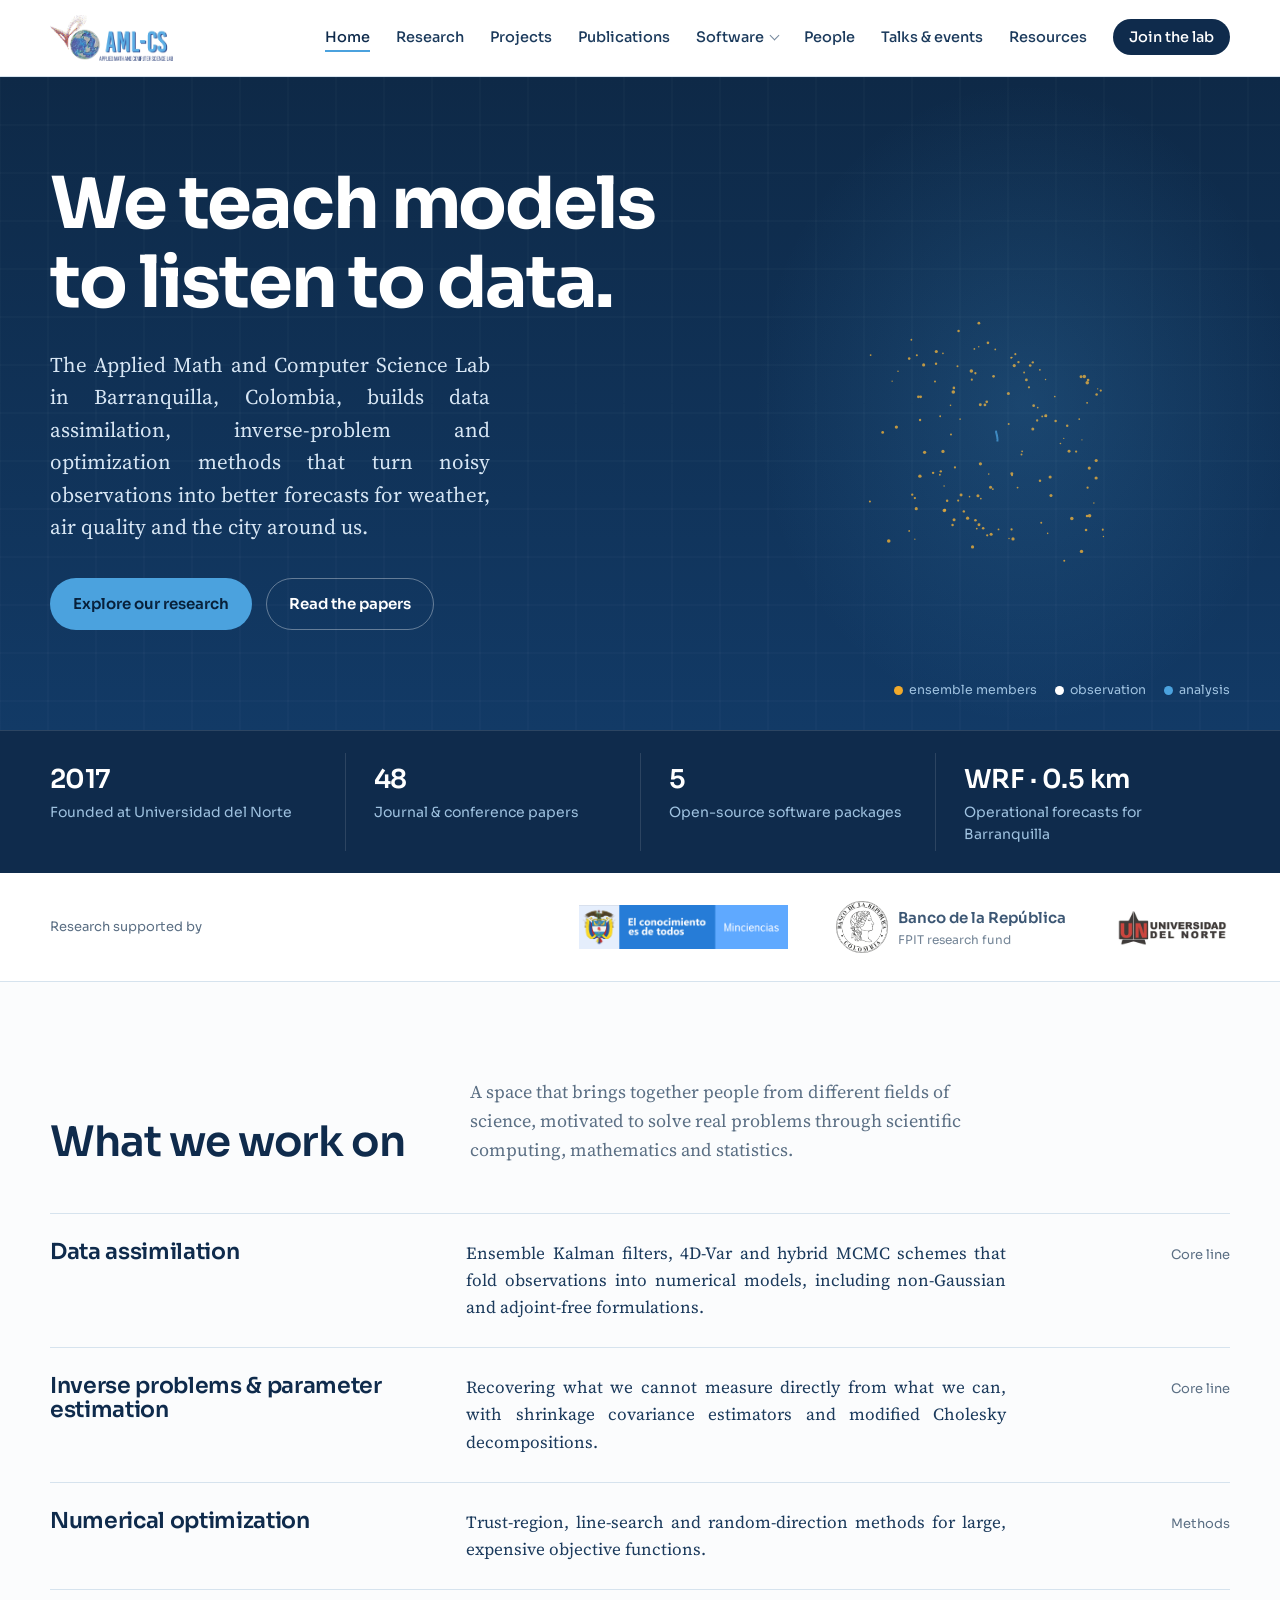
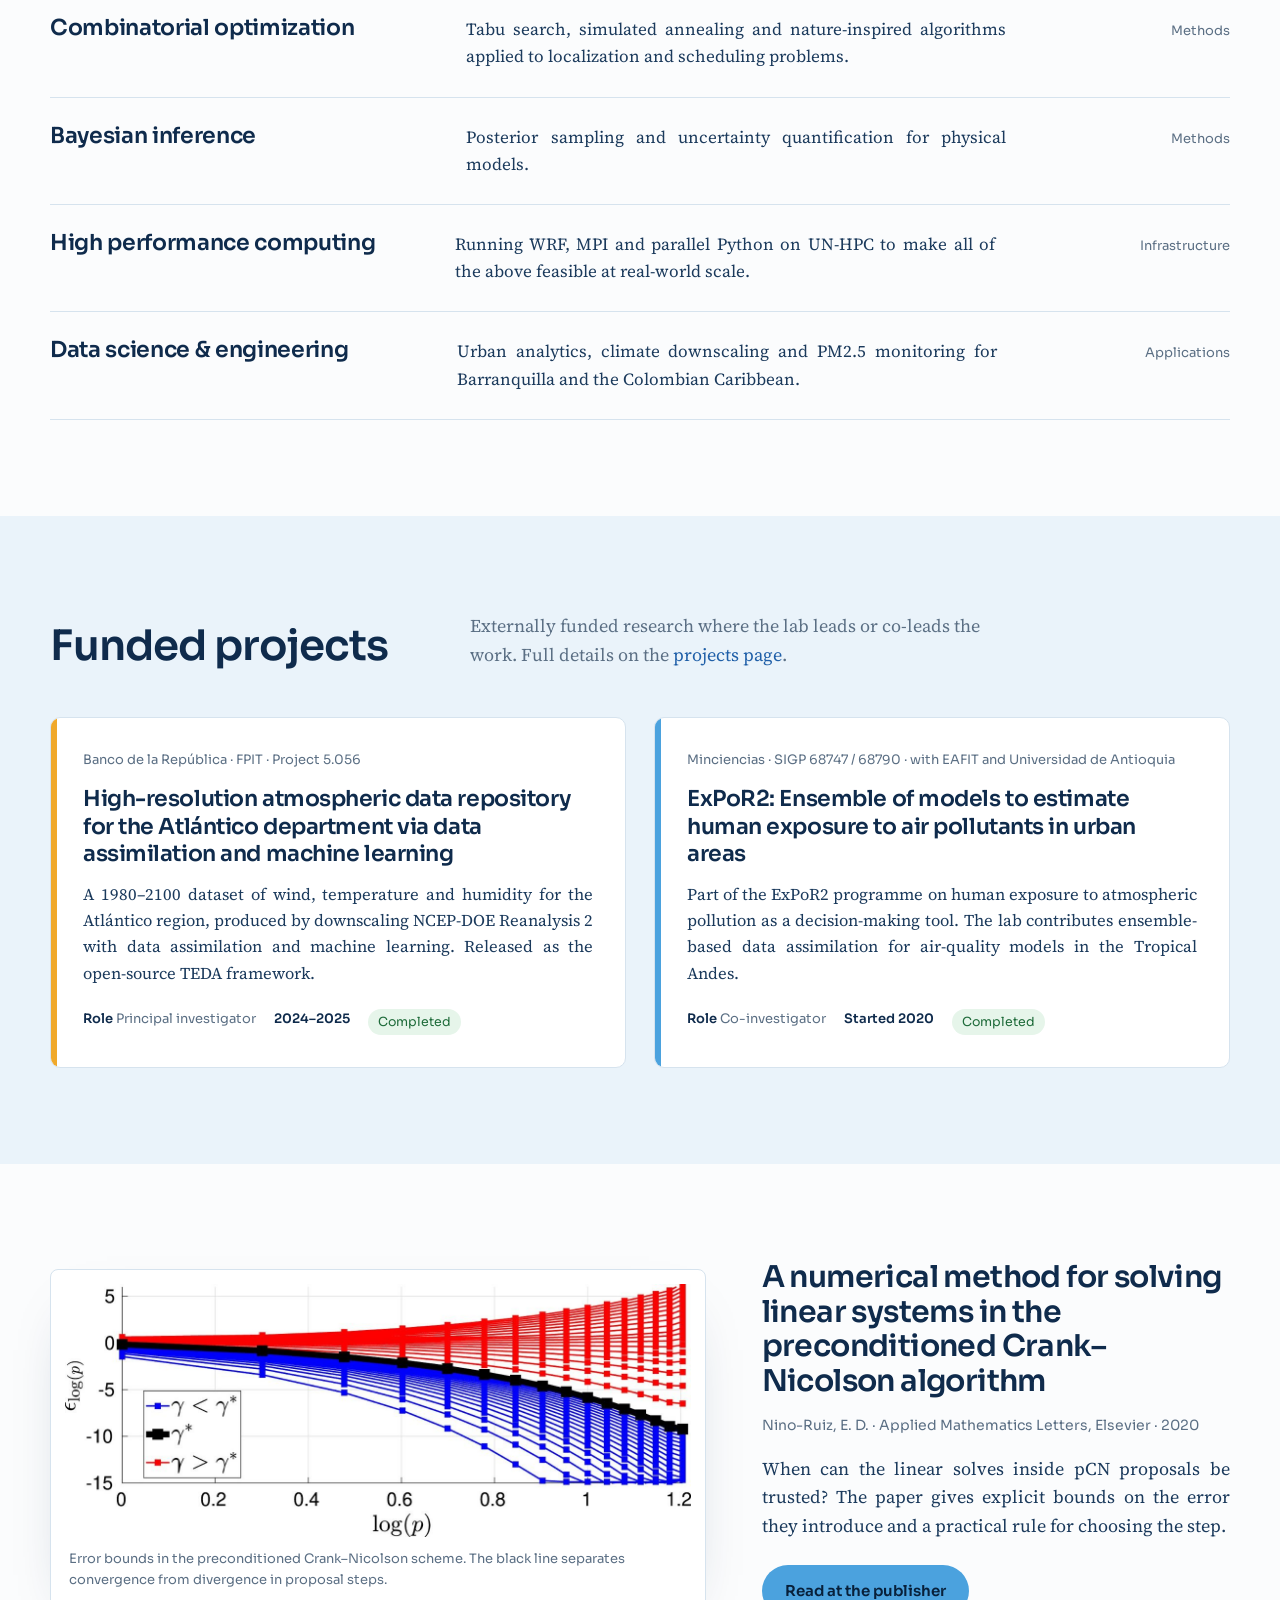
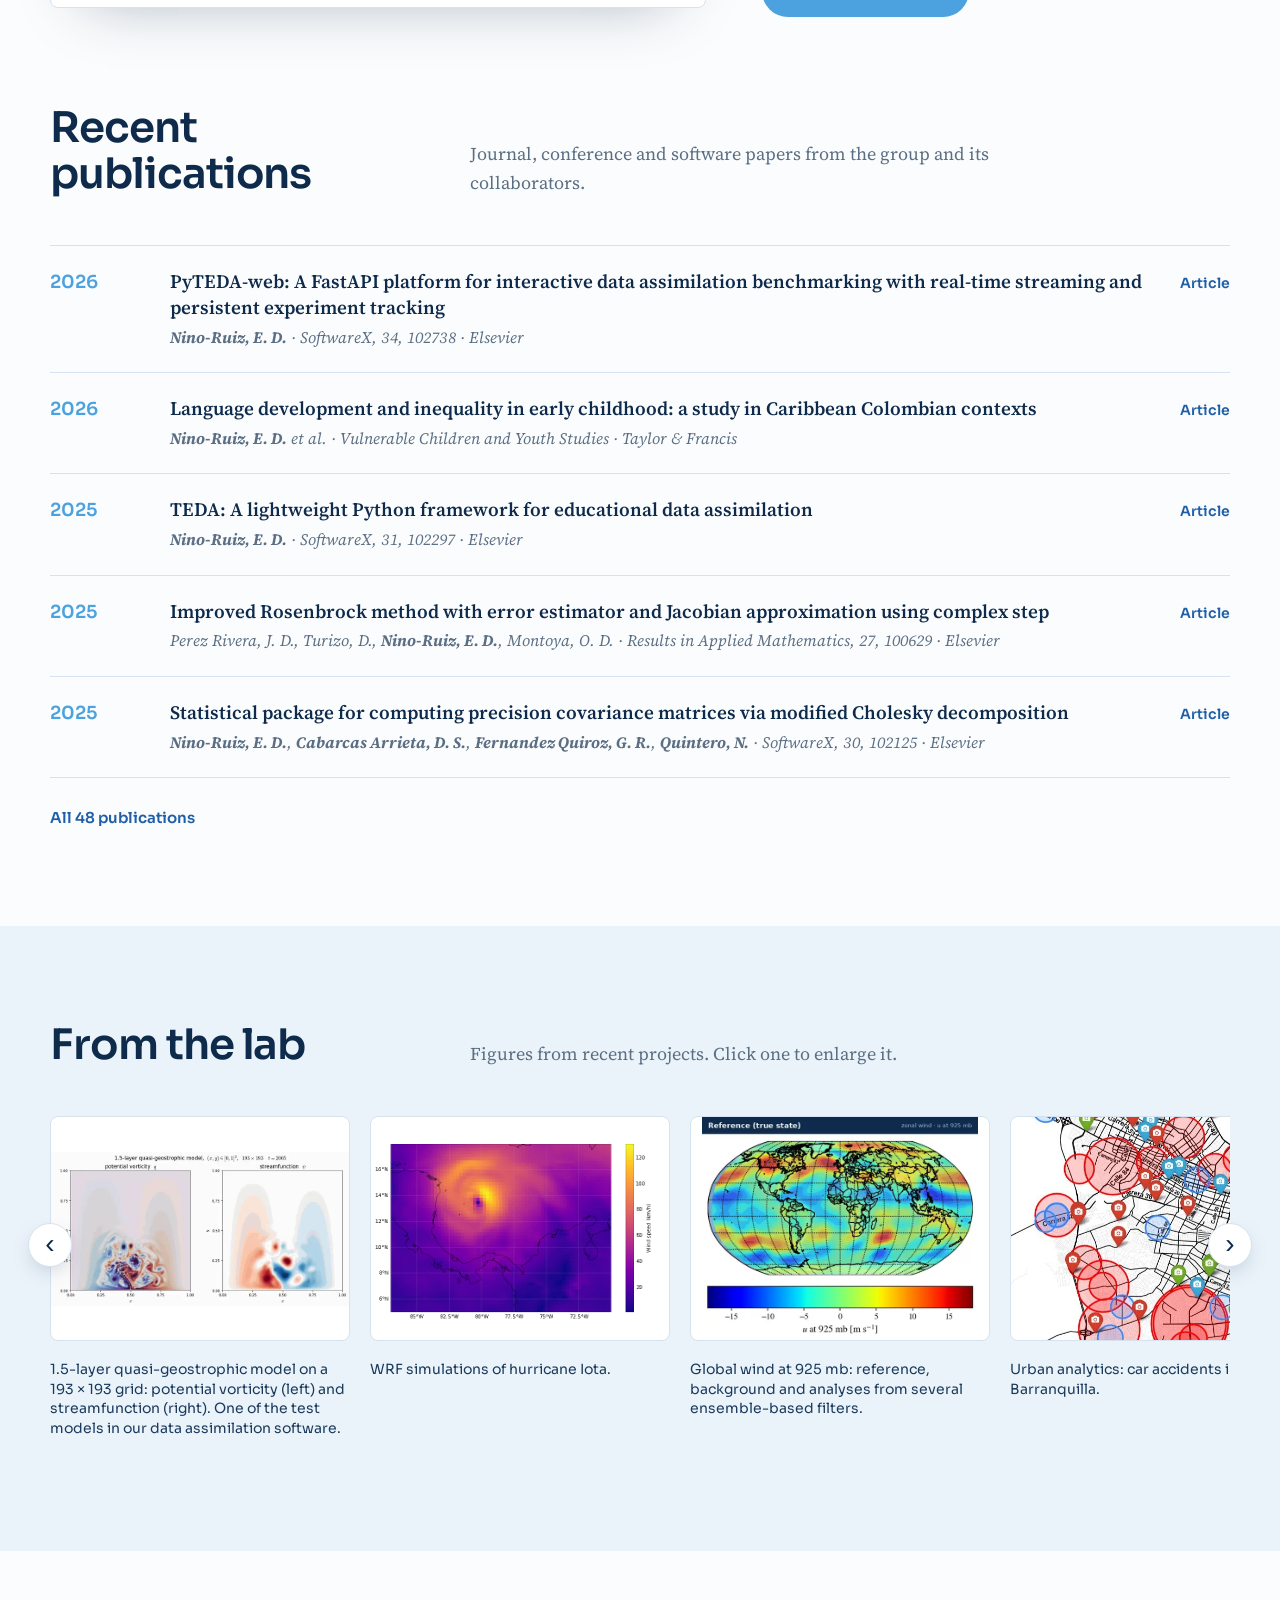
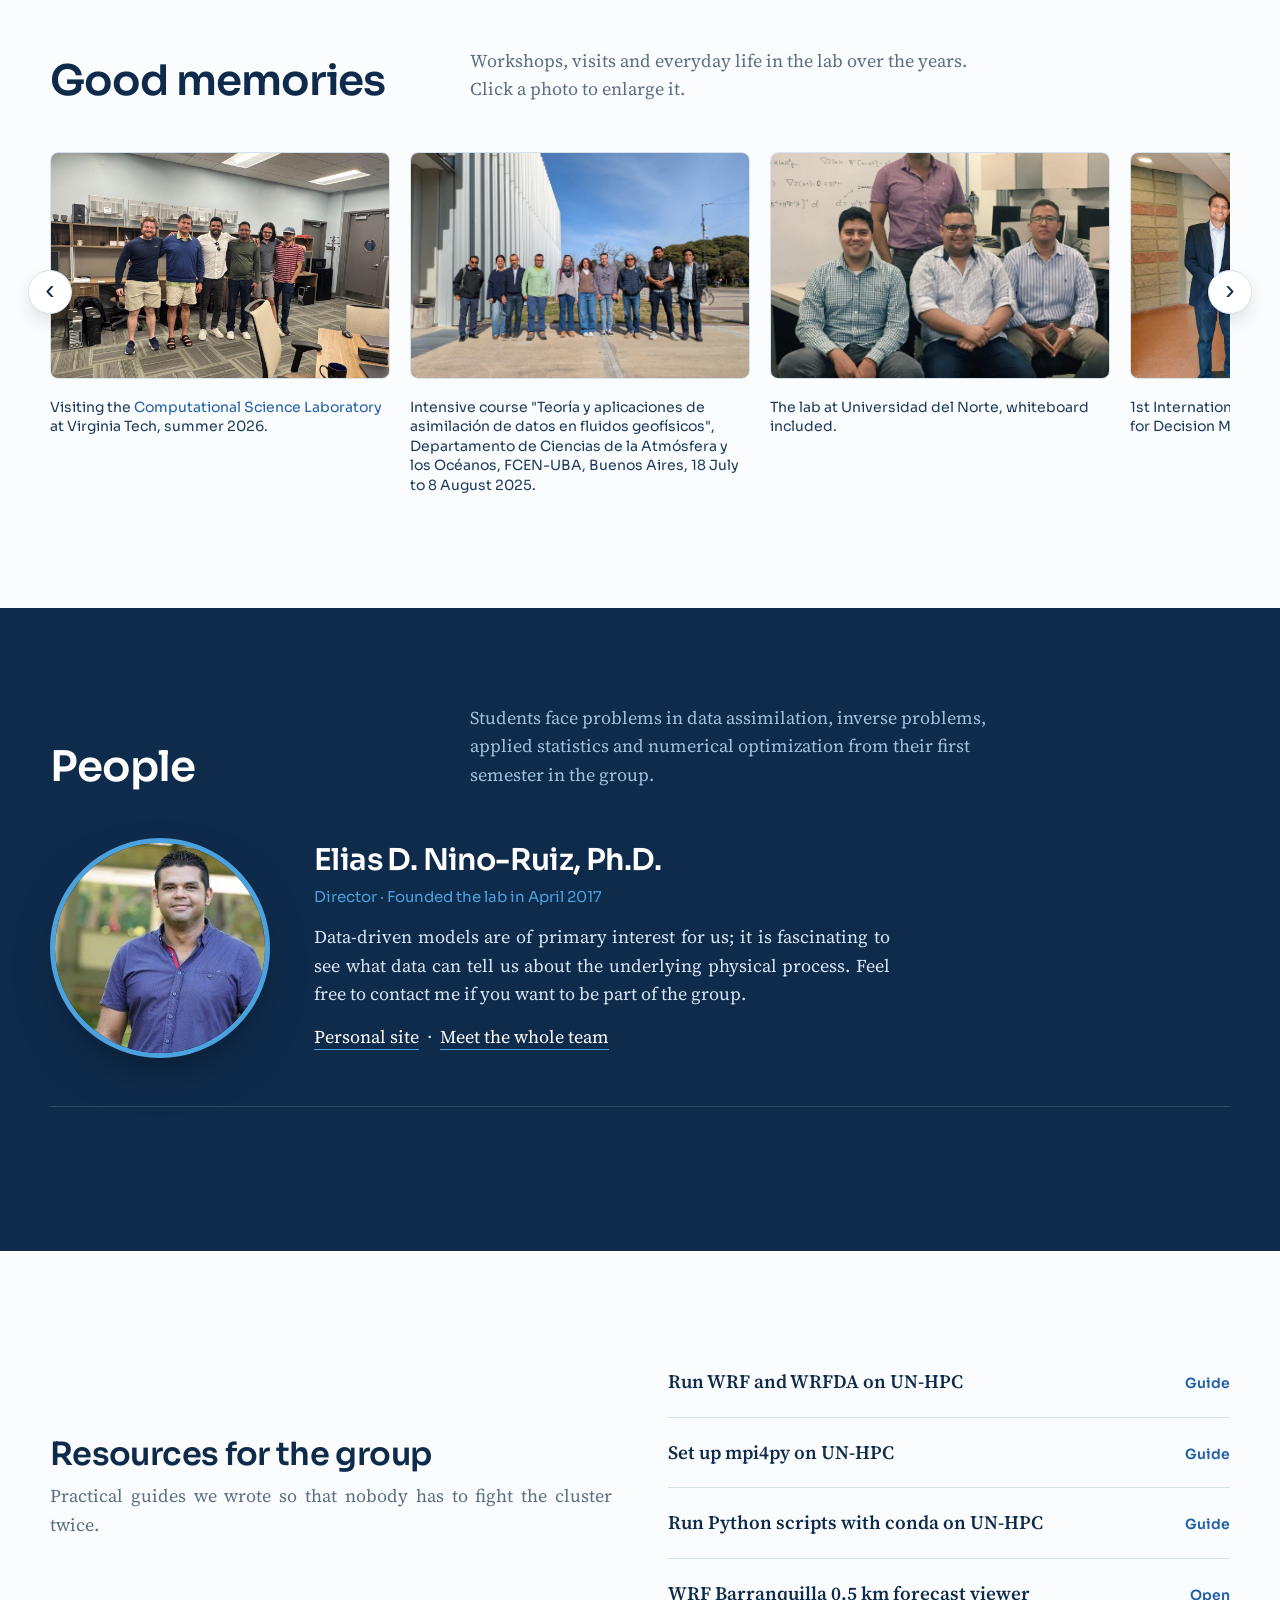
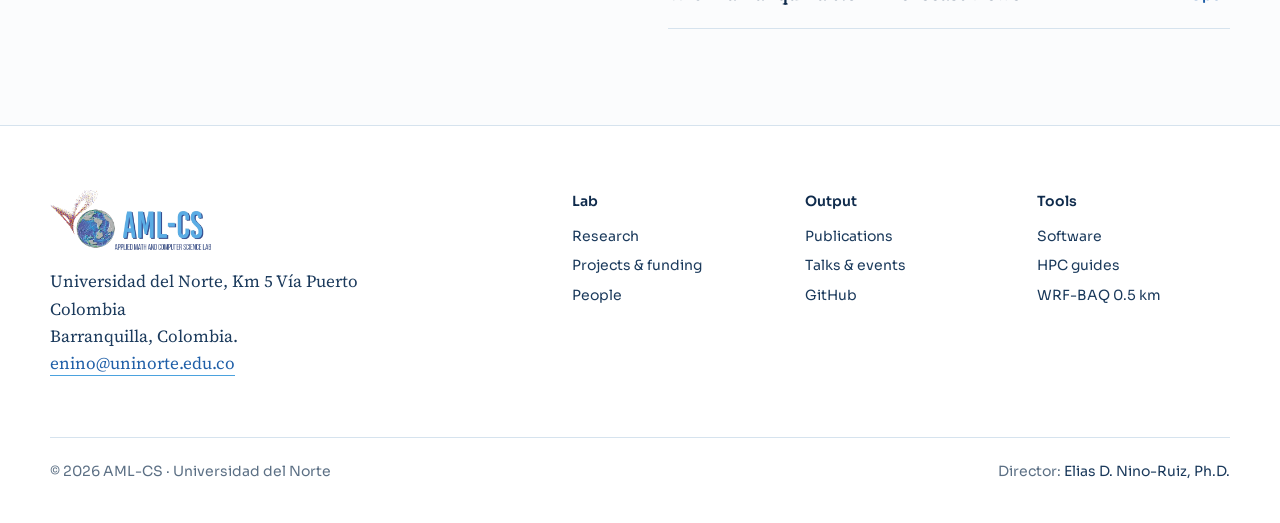
<file: index.html>
<!DOCTYPE html>
<html lang="en">
<head>
<meta charset="utf-8"><meta name="viewport" content="width=device-width, initial-scale=1">
<title>AML-CS: Applied Math and Computer Science Lab · Universidad del Norte</title>
<meta name="description" content="Applied Math and Computer Science Lab at Universidad del Norte, Barranquilla, Colombia.">
<meta property="og:title" content="AML-CS: Applied Math and Computer Science Lab · Universidad del Norte"><meta property="og:description" content="Applied Math and Computer Science Lab at Universidad del Norte, Barranquilla, Colombia.">
<link rel="icon" href="./assets/img/logo.png">
<link rel="preconnect" href="https://fonts.googleapis.com">
<link href="https://fonts.googleapis.com/css2?family=Sora:wght@400;500;600;700&family=Source+Serif+4:ital,opsz,wght@0,8..60,400;0,8..60,600;1,8..60,400&display=swap" rel="stylesheet">
<link rel="stylesheet" href="./assets/css/site.css">

</head>
<body>
<header class="site"><div class="wrap nav">
  <a href="./"><img class="logo" src="./assets/img/logo.png" alt="AML-CS: Applied Math and Computer Science Lab"></a>
  <nav aria-label="Main"><ul><li><a href="./" aria-current="page">Home</a></li><li><a href="./#research">Research</a></li><li><a href="./projects/">Projects</a></li><li><a href="./publications/">Publications</a></li><li class="has-sub"><a href="./software/">Software</a><ul class="sub"><li><a href="./software/pyteda/">PyTEDA-web</a></li><li><a href="./software/qg-python/">QG-Python</a></li><li><a href="./software/swesphere/">swesphere</a></li><li><a href="./software/#teda">TEDA</a></li></ul></li><li><a href="./people/">People</a></li><li><a href="./talks/">Talks & events</a></li><li><a href="./resources/">Resources</a></li><li><a class="cta" href="mailto:enino@uninorte.edu.co">Join the lab</a></li></ul></nav>
  <button class="burger" aria-expanded="false" aria-label="Open menu">Menu</button>
</div></header>

<section class="hero">
  <canvas id="da" aria-hidden="true"></canvas>
  <div class="wrap">
    <div>
      <h1>We teach models to listen to data.</h1>
      <p>The Applied Math and Computer Science Lab in Barranquilla, Colombia, builds data assimilation, inverse-problem and optimization methods that turn noisy observations into better forecasts for weather, air quality and the city around us.</p>
      <div class="actions"><a class="btn primary" href="#research">Explore our research</a><a class="btn ghost" href="publications/">Read the papers</a></div>
    </div><div></div>
    <div class="legend"><span><i style="background:#F0A92B"></i>ensemble members</span><span><i style="background:#fff"></i>observation</span><span><i style="background:#4BA2DE"></i>analysis</span></div>
  </div>
</section>
<div class="stats"><div class="wrap">
  <div><b>2017</b>Founded at Universidad del Norte</div>
  <div><b>48</b>Journal &amp; conference papers</div>
  <div><b>5</b><a href="software/" style="color:#9FC2E0">Open-source software packages</a></div>
  <div><b>WRF · 0.5 km</b>Operational forecasts for Barranquilla</div>
</div></div>
<div class="sponsors"><div class="wrap">
  <span>Research supported by</span>
  <a class="sponsor" href="projects/#minciencias"><img src="assets/img/sponsors/minciencias.png" alt="Minciencias: Ministerio de Ciencia, Tecnología e Innovación"></a>
  <a class="sponsor" href="projects/#banrep"><img src="assets/img/sponsors/banco-republica.png" alt="Banco de la República"><span>Banco de la República<small>FPIT research fund</small></span></a>
  <a class="sponsor" href="https://www.uninorte.edu.co/"><img src="assets/img/sponsors/uninorte-logo.jpg" alt="Universidad del Norte"></a>
</div></div>

<section id="research"><div class="wrap">
  <div class="sec-head"><h2>What we work on</h2><p>A space that brings together people from different fields of science, motivated to solve real problems through scientific computing, mathematics and statistics.</p></div>
  <div class="areas">
    <div class="area"><h3>Data assimilation</h3><p>Ensemble Kalman filters, 4D-Var and hybrid MCMC schemes that fold observations into numerical models, including non-Gaussian and adjoint-free formulations.</p><span>Core line</span></div>
    <div class="area"><h3>Inverse problems &amp; parameter estimation</h3><p>Recovering what we cannot measure directly from what we can, with shrinkage covariance estimators and modified Cholesky decompositions.</p><span>Core line</span></div>
    <div class="area"><h3>Numerical optimization</h3><p>Trust-region, line-search and random-direction methods for large, expensive objective functions.</p><span>Methods</span></div>
    <div class="area"><h3>Combinatorial optimization</h3><p>Tabu search, simulated annealing and nature-inspired algorithms applied to localization and scheduling problems.</p><span>Methods</span></div>
    <div class="area"><h3>Bayesian inference</h3><p>Posterior sampling and uncertainty quantification for physical models.</p><span>Methods</span></div>
    <div class="area"><h3>High performance computing</h3><p>Running WRF, MPI and parallel Python on UN-HPC to make all of the above feasible at real-world scale.</p><span>Infrastructure</span></div>
    <div class="area"><h3>Data science &amp; engineering</h3><p>Urban analytics, climate downscaling and PM2.5 monitoring for Barranquilla and the Colombian Caribbean.</p><span>Applications</span></div>
  </div>
</div></section>

<section class="tint" id="projects"><div class="wrap">
  <div class="sec-head"><h2>Funded projects</h2><p>Externally funded research where the lab leads or co-leads the work. Full details on the <a href="projects/">projects page</a>.</p></div>
  <div class="projects">
    <div class="proj amber">
      <div class="funder">Banco de la República · FPIT · Project 5.056</div>
      <h3>High-resolution atmospheric data repository for the Atlántico department via data assimilation and machine learning</h3>
      <p>A 1980–2100 dataset of wind, temperature and humidity for the Atlántico region, produced by downscaling NCEP-DOE Reanalysis 2 with data assimilation and machine learning. Released as the open-source TEDA framework.</p>
      <div class="row"><span><b>Role</b> Principal investigator</span><span><b>2024–2025</b></span><span class="status done">Completed</span></div>
    </div>
    <div class="proj">
      <div class="funder">Minciencias · SIGP 68747 / 68790 · with EAFIT and Universidad de Antioquia</div>
      <h3>ExPoR2: Ensemble of models to estimate human exposure to air pollutants in urban areas</h3>
      <p>Part of the ExPoR2 programme on human exposure to atmospheric pollution as a decision-making tool. The lab contributes ensemble-based data assimilation for air-quality models in the Tropical Andes.</p>
      <div class="row"><span><b>Role</b> Co-investigator</span><span><b>Started 2020</b></span><span class="status done">Completed</span></div>
    </div>
  </div>
</div></section>

<section id="publications"><div class="wrap">
  <div class="feat">
    <figure><img src="assets/img/figures/error-bounds.jpg" alt="Error bounds for solving linear systems in the preconditioned Crank–Nicolson scheme"><figcaption>Error bounds in the preconditioned Crank–Nicolson scheme. The black line separates convergence from divergence in proposal steps.</figcaption></figure>
    <div>
      <h3>A numerical method for solving linear systems in the preconditioned Crank–Nicolson algorithm</h3>
      <div class="meta">Nino-Ruiz, E. D. · Applied Mathematics Letters, Elsevier · 2020</div>
      <p>When can the linear solves inside pCN proposals be trusted? The paper gives explicit bounds on the error they introduce and a practical rule for choosing the step.</p>
      <a class="btn primary" href="https://doi.org/10.1016/j.aml.2020.106254">Read at the publisher</a>
    </div>
  </div>
  <div class="sec-head" style="margin-top:88px"><h2>Recent publications</h2><p>Journal, conference and software papers from the group and its collaborators.</p></div>
  <ul class="pubs"><li><span class="year">2026</span><div><div class="t"><a href="https://doi.org/10.1016/j.softx.2026.102738">PyTEDA-web: A FastAPI platform for interactive data assimilation benchmarking with real-time streaming and persistent experiment tracking</a></div><div class="v"><b>Nino-Ruiz, E. D.</b> · SoftwareX, 34, 102738 · Elsevier</div></div><a class="l" href="https://doi.org/10.1016/j.softx.2026.102738">Article</a></li><li><span class="year">2026</span><div><div class="t"><a href="https://doi.org/10.1080/17450128.2026.2646858">Language development and inequality in early childhood: a study in Caribbean Colombian contexts</a></div><div class="v"><b>Nino-Ruiz, E. D.</b> et al. · Vulnerable Children and Youth Studies · Taylor & Francis</div></div><a class="l" href="https://doi.org/10.1080/17450128.2026.2646858">Article</a></li><li><span class="year">2025</span><div><div class="t"><a href="https://doi.org/10.1016/j.softx.2025.102297">TEDA: A lightweight Python framework for educational data assimilation</a></div><div class="v"><b>Nino-Ruiz, E. D.</b> · SoftwareX, 31, 102297 · Elsevier</div></div><a class="l" href="https://doi.org/10.1016/j.softx.2025.102297">Article</a></li><li><span class="year">2025</span><div><div class="t"><a href="https://doi.org/10.1016/j.rinam.2025.100629">Improved Rosenbrock method with error estimator and Jacobian approximation using complex step</a></div><div class="v">Perez Rivera, J. D., Turizo, D., <b>Nino-Ruiz, E. D.</b>, Montoya, O. D. · Results in Applied Mathematics, 27, 100629 · Elsevier</div></div><a class="l" href="https://doi.org/10.1016/j.rinam.2025.100629">Article</a></li><li><span class="year">2025</span><div><div class="t"><a href="https://doi.org/10.1016/j.softx.2025.102125">Statistical package for computing precision covariance matrices via modified Cholesky decomposition</a></div><div class="v"><b>Nino-Ruiz, E. D.</b>, <b>Cabarcas Arrieta, D. S.</b>, <b>Fernandez Quiroz, G. R.</b>, <b>Quintero, N.</b> · SoftwareX, 30, 102125 · Elsevier</div></div><a class="l" href="https://doi.org/10.1016/j.softx.2025.102125">Article</a></li></ul>
  <div class="more"><a href="publications/">All 48 publications</a></div>
</div></section>

<section class="tint" id="gallery"><div class="wrap">
  <div class="sec-head"><h2>From the lab</h2><p>Figures from recent projects. Click one to enlarge it.</p></div>
  <div class="carousel"><button class="car-btn prev" aria-label="Scroll left">‹</button>
  <div class="strip">
    <figure><picture><source srcset="assets/img/figures/qg-model.webp" type="image/webp"><img class="fit" src="assets/img/figures/qg-model.jpg" alt="1.5-layer quasi-geostrophic model: potential vorticity and streamfunction on a 193 by 193 grid"></picture><figcaption>1.5-layer quasi-geostrophic model on a 193 × 193 grid: potential vorticity (left) and streamfunction (right). One of the test models in our data assimilation software.</figcaption></figure>
    <figure><img src="assets/img/figures/iota-simulation.gif" alt="WRF simulations of hurricane Iota"><figcaption>WRF simulations of hurricane Iota.</figcaption></figure>
    <figure><picture><source srcset="assets/img/figures/global-wind-da.webp" type="image/webp"><img class="fit" src="assets/img/figures/global-wind-da.jpg" alt="Global wind field at 925 mb: reference, background and analyses from several ensemble filters"></picture><figcaption>Global wind at 925 mb: reference, background and analyses from several ensemble-based filters.</figcaption></figure>
    <figure><img src="assets/img/figures/urban-analytics.jpg" alt="Car accidents in Barranquilla"><figcaption>Urban analytics: car accidents in Barranquilla.</figcaption></figure>
    <figure><img src="assets/img/figures/estimation-of-PM2.jpg" alt="PM2.5 estimation"><figcaption>Estimation of PM2.5 levels via Markovian models.</figcaption></figure>
    <figure><img src="assets/img/figures/levels-of-PM2.5.jpg" alt="PM2.5 levels per interval"><figcaption>Levels of PM2.5 per interval in Barranquilla.</figcaption></figure>
    <figure><img src="assets/img/figures/open-crime-estimation.jpg" alt="Open crime estimation"><figcaption>Open Crime Estimation: probability surface for different regions given a user profile.</figcaption></figure>
  </div>
  <button class="car-btn next" aria-label="Scroll right">›</button></div>
</div></section>


<section id="memories"><div class="wrap">
  <div class="sec-head"><h2>Good memories</h2><p>Workshops, visits and everyday life in the lab over the years. Click a photo to enlarge it.</p></div>
  <div class="carousel">
    <button class="car-btn prev" aria-label="Scroll left">‹</button>
    <div class="strip photos">
      <figure><img src="assets/img/memories/csl-vt-2026.jpg" alt="Visiting the Computational Science Laboratory at Virginia Tech, summer 2026"><figcaption>Visiting the <a href="https://csl.cs.vt.edu/">Computational Science Laboratory</a> at Virginia Tech, summer 2026.</figcaption></figure>
      <figure><img src="assets/img/memories/uba-course-2025.jpg" alt="Intensive course on data assimilation in geophysical fluids at FCEN-UBA, 2025"><figcaption>Intensive course "Teoría y aplicaciones de asimilación de datos en fluidos geofísicos", Departamento de Ciencias de la Atmósfera y los Océanos, FCEN-UBA, Buenos Aires, 18 July to 8 August 2025.</figcaption></figure>
      <figure><img src="assets/img/memories/lab-team.jpg" alt="AML-CS members in the lab at Universidad del Norte"><figcaption>The lab at Universidad del Norte, whiteboard included.</figcaption></figure>
      <figure><img src="assets/img/memories/workshop-2019-sandu.jpg" alt="At the 1st International Workshop on Data Assimilation for Decision Making, Barranquilla 2019"><figcaption>1st International Workshop on Data Assimilation for Decision Making, Barranquilla, 2019.</figcaption></figure>
      <figure><img src="assets/img/memories/workshop-2019-speakers.jpg" alt="Speakers of the 1st International Workshop on Data Assimilation for Decision Making"><figcaption>Speakers and organisers of the 2019 workshop.</figcaption></figure>
      <figure><img class="fit" src="assets/img/memories/workshop-2020-poster.jpg" alt="Poster of the 2nd International Workshop on Data Assimilation for Decision Making, October 2020"><figcaption>2nd International Workshop on Data Assimilation for Decision Making, online, October 2020, with Jeffrey Anderson, Adrian Sandu, Geir Evensen and Arnold Heemink.</figcaption></figure>
      <figure><img src="assets/img/memories/modemat-ecuador.jpg" alt="Visit to MODEMAT, Ecuador"><figcaption>Visit to the Centro de Modelización Matemática (MODEMAT), Ecuador.</figcaption></figure>
      <figure><img src="assets/img/memories/lab-lunch.jpg" alt="Lab lunch"><figcaption>Lab lunch.</figcaption></figure>
      <figure><img class="fit" src="assets/img/memories/wmo-symposium.jpg" alt="At the WMO International Symposium on Data Assimilation"><figcaption>An early one: the WMO International Symposium on Data Assimilation, College Park, USA.</figcaption></figure>
    </div>
    <button class="car-btn next" aria-label="Scroll right">›</button>
  </div>
</div></section>

<section class="dark" id="people"><div class="wrap">
  <div class="sec-head"><h2>People</h2><p>Students face problems in data assimilation, inverse problems, applied statistics and numerical optimization from their first semester in the group.</p></div>
  <div class="director">
    <img src="assets/img/people/elias-nino.jpg" alt="Elias D. Nino-Ruiz">
    <div>
      <h3>Elias D. Nino-Ruiz, Ph.D.</h3>
      <div class="role">Director · Founded the lab in April 2017</div>
      <p>Data-driven models are of primary interest for us; it is fascinating to see what data can tell us about the underlying physical process. Feel free to contact me if you want to be part of the group.</p>
      <p style="margin-top:14px"><a href="https://enino84.github.io/">Personal site</a> &nbsp;·&nbsp; <a href="people/">Meet the whole team</a></p>
    </div>
  </div>
</div></section>

<section id="resources"><div class="wrap two" style="align-items:center">
  <div><h2 style="font-size:32px">Resources for the group</h2><p style="color:var(--muted);margin:10px 0 0">Practical guides we wrote so that nobody has to fight the cluster twice.</p></div>
  <ul class="pubs" style="border-top:0">
    <li style="grid-template-columns:1fr auto"><div class="t"><a href="resources/wrf-wrfda-unhpc/">Run WRF and WRFDA on UN-HPC</a></div><a class="l" href="resources/wrf-wrfda-unhpc/">Guide</a></li>
    <li style="grid-template-columns:1fr auto"><div class="t"><a href="resources/mpi4py-unhpc/">Set up mpi4py on UN-HPC</a></div><a class="l" href="resources/mpi4py-unhpc/">Guide</a></li>
    <li style="grid-template-columns:1fr auto"><div class="t"><a href="resources/python-conda-unhpc/">Run Python scripts with conda on UN-HPC</a></div><a class="l" href="resources/python-conda-unhpc/">Guide</a></li>
    <li style="grid-template-columns:1fr auto"><div class="t"><a href="wrf-baq-0.5km/">WRF Barranquilla 0.5 km forecast viewer</a></div><a class="l" href="wrf-baq-0.5km/">Open</a></li>
  </ul>
</div></section>

<footer class="site"><div class="wrap">
  <div>
    <a href="./"><img class="logo-foot" src="./assets/img/logo.png" alt="AML-CS"></a>
    <p class="contact">Universidad del Norte, Km 5 Vía Puerto Colombia<br>Barranquilla, Colombia.<br><a href="mailto:enino@uninorte.edu.co">enino@uninorte.edu.co</a></p>
  </div>
  <div><h5>Lab</h5><ul><li><a href="./#research">Research</a></li><li><a href="./projects/">Projects &amp; funding</a></li><li><a href="./people/">People</a></li></ul></div>
  <div><h5>Output</h5><ul><li><a href="./publications/">Publications</a></li><li><a href="./talks/">Talks &amp; events</a></li><li><a href="https://github.com/AML-CS">GitHub</a></li></ul></div>
  <div><h5>Tools</h5><ul><li><a href="./software/">Software</a></li><li><a href="./resources/">HPC guides</a></li><li><a href="./wrf-baq-0.5km/">WRF-BAQ 0.5 km</a></li></ul></div>
  <div class="copy"><span>© 2026 AML-CS · Universidad del Norte</span><span>Director: <a href="https://enino84.github.io/">Elias D. Nino-Ruiz, Ph.D.</a></span></div>
</div></footer>
<script src="./assets/js/site.js"></script>
</body></html>
</file>
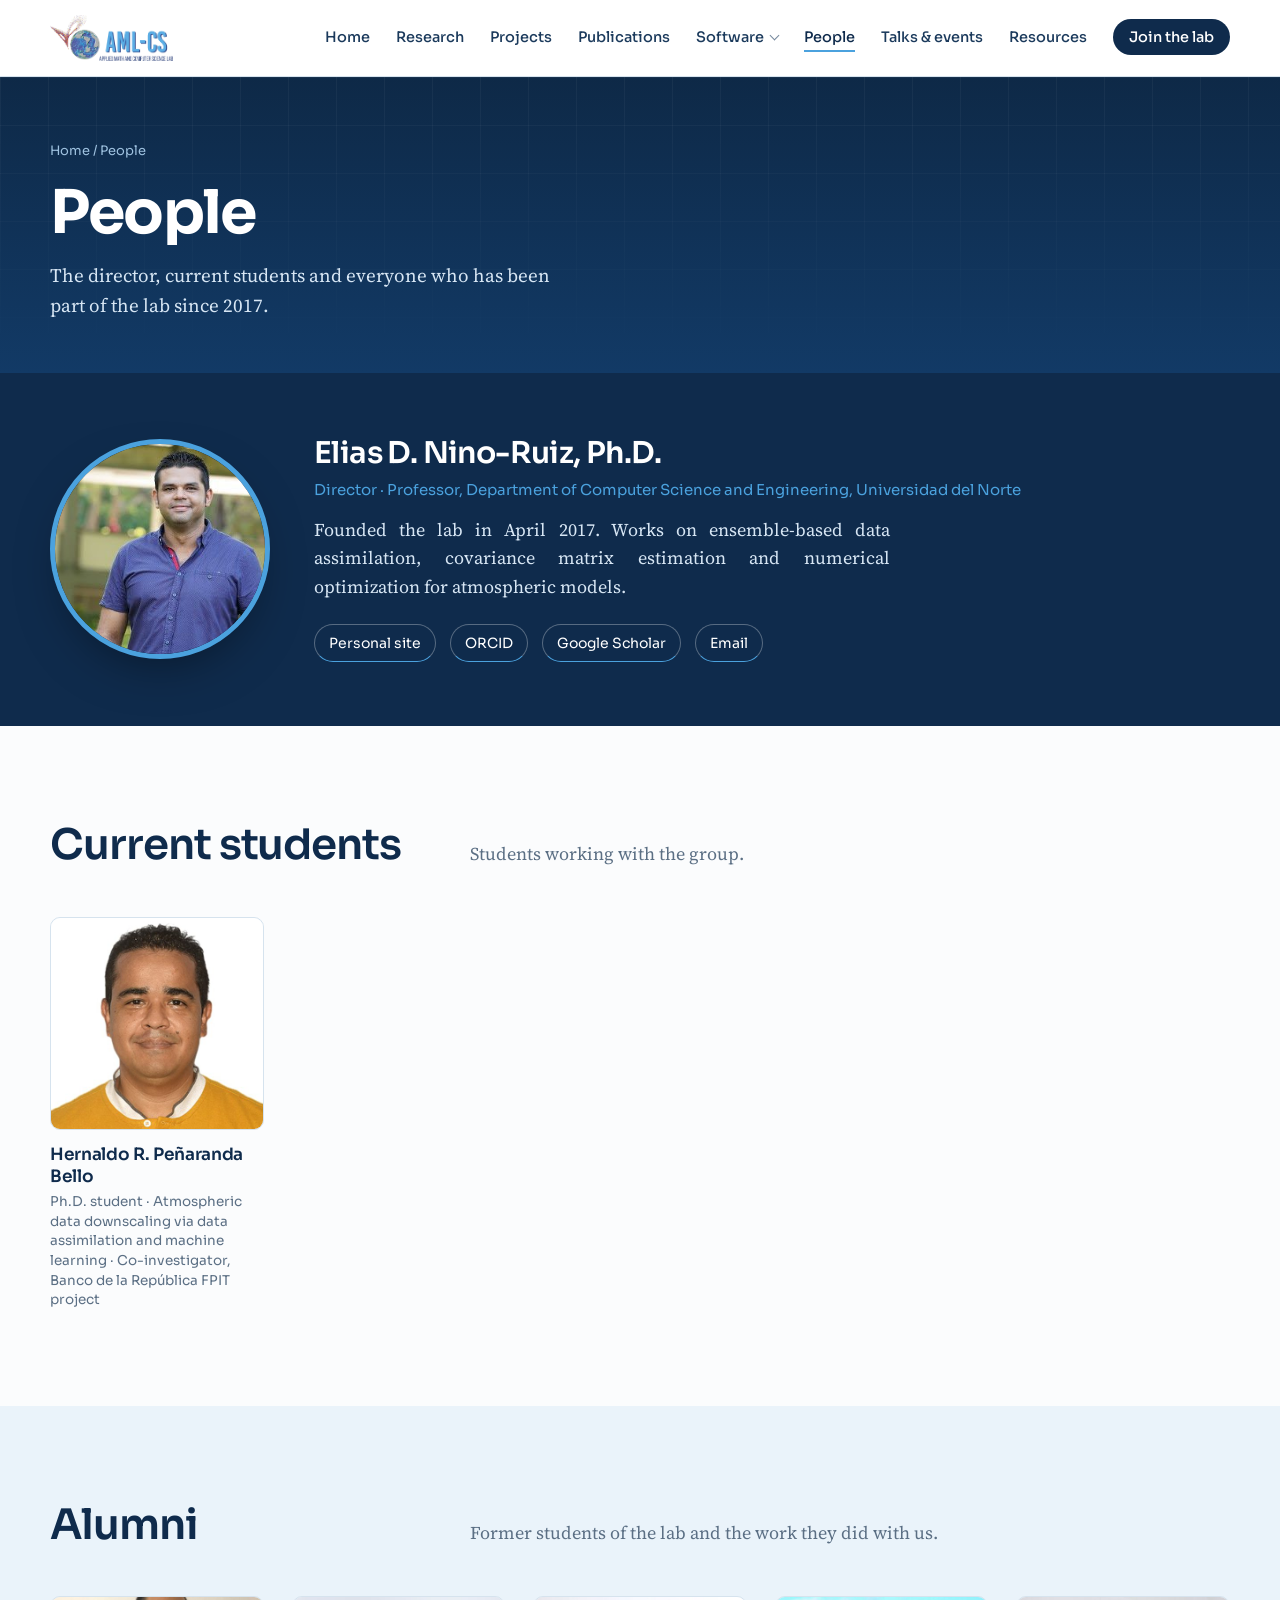
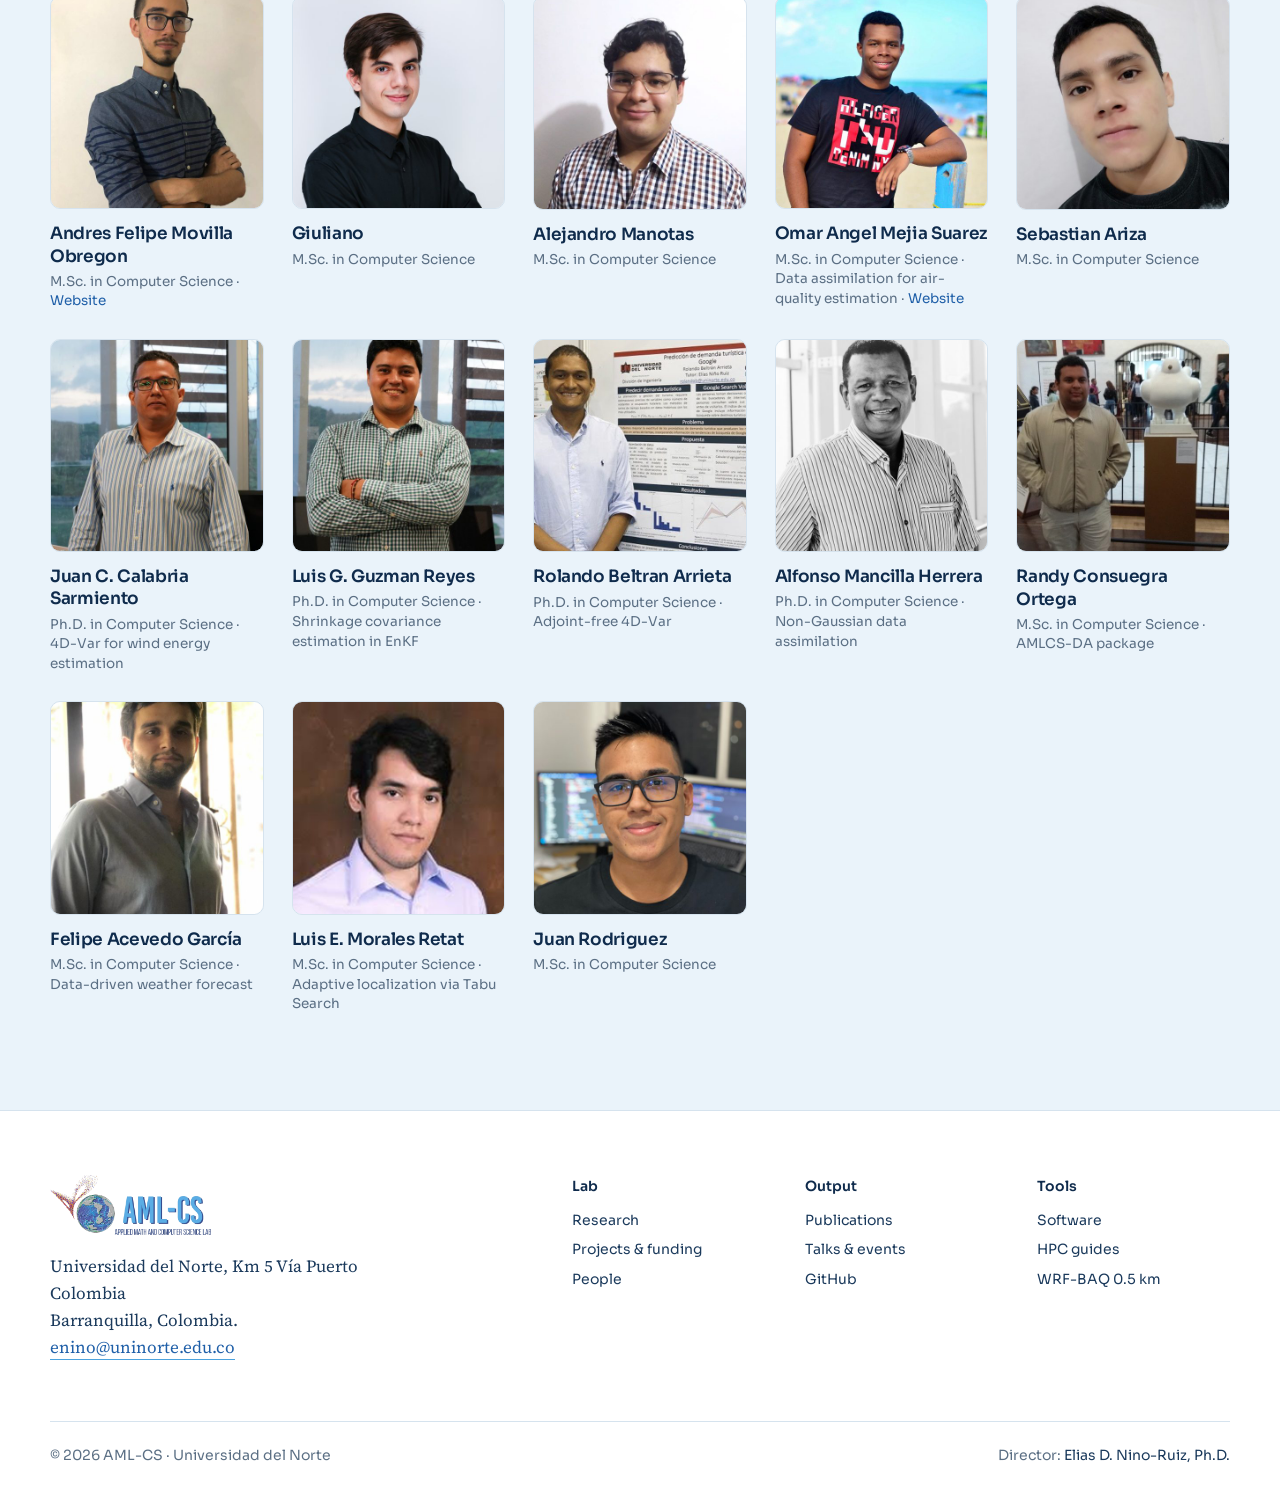
<file: people/index.html>
<!DOCTYPE html>
<html lang="en">
<head>
<meta charset="utf-8"><meta name="viewport" content="width=device-width, initial-scale=1">
<title>People: AML-CS</title>
<meta name="description" content="Applied Math and Computer Science Lab at Universidad del Norte, Barranquilla, Colombia.">
<meta property="og:title" content="People: AML-CS"><meta property="og:description" content="Applied Math and Computer Science Lab at Universidad del Norte, Barranquilla, Colombia.">
<link rel="icon" href="../assets/img/logo.png">
<link rel="preconnect" href="https://fonts.googleapis.com">
<link href="https://fonts.googleapis.com/css2?family=Sora:wght@400;500;600;700&family=Source+Serif+4:ital,opsz,wght@0,8..60,400;0,8..60,600;1,8..60,400&display=swap" rel="stylesheet">
<link rel="stylesheet" href="../assets/css/site.css">

</head>
<body>
<header class="site"><div class="wrap nav">
  <a href="../"><img class="logo" src="../assets/img/logo.png" alt="AML-CS: Applied Math and Computer Science Lab"></a>
  <nav aria-label="Main"><ul><li><a href="../">Home</a></li><li><a href="../#research">Research</a></li><li><a href="../projects/">Projects</a></li><li><a href="../publications/">Publications</a></li><li class="has-sub"><a href="../software/">Software</a><ul class="sub"><li><a href="../software/pyteda/">PyTEDA-web</a></li><li><a href="../software/qg-python/">QG-Python</a></li><li><a href="../software/swesphere/">swesphere</a></li><li><a href="../software/#teda">TEDA</a></li></ul></li><li><a href="../people/" aria-current="page">People</a></li><li><a href="../talks/">Talks & events</a></li><li><a href="../resources/">Resources</a></li><li><a class="cta" href="mailto:enino@uninorte.edu.co">Join the lab</a></li></ul></nav>
  <button class="burger" aria-expanded="false" aria-label="Open menu">Menu</button>
</div></header>
<div class="pagehead"><div class="wrap">
  <div><div class="crumb"><a href="../">Home</a> / People</div><h1>People</h1><p>The director, current students and everyone who has been part of the lab since 2017.</p></div>
  <div></div>
</div></div>
<section class="dark" style="padding:64px 0"><div class="wrap">
  <div class="director" style="border:0;margin:0;padding:0">
    <img src="../assets/img/people/elias-nino.jpg" alt="Elias D. Nino-Ruiz">
    <div>
      <h3>Elias D. Nino-Ruiz, Ph.D.</h3>
      <div class="role">Director · Professor, Department of Computer Science and Engineering, Universidad del Norte</div>
      <p>Founded the lab in April 2017. Works on ensemble-based data assimilation, covariance matrix estimation and numerical optimization for atmospheric models.</p>
      <div class="profiles"><a href="https://enino84.github.io/">Personal site</a><a href="https://orcid.org/0000-0001-7784-8163">ORCID</a><a href="https://scholar.google.com/citations?user=IE8dAAgAAAAJ&hl=en">Google Scholar</a><a href="mailto:enino@uninorte.edu.co">Email</a></div>
    </div>
  </div>
</div></section>
<section><div class="wrap">
  <div class="sec-head"><h2>Current students</h2><p>Students working with the group.</p></div>
  <div class="grid-people">
    <div class="person"><img src="../assets/img/people/hernaldo-penaranda.jpg" alt="Hernaldo R. Peñaranda Bello"><h3>Hernaldo R. Peñaranda Bello</h3><p>Ph.D. student · Atmospheric data downscaling via data assimilation and machine learning · Co-investigator, Banco de la República FPIT project</p></div>
  </div>
</div></section>
<section class="tint"><div class="wrap">
  <div class="sec-head"><h2>Alumni</h2><p>Former students of the lab and the work they did with us.</p></div>
  <div class="grid-people">
    <div class="person"><img src="../assets/img/people/andres-movilla.jpg" alt="Andres Felipe Movilla Obregon"><h3>Andres Felipe Movilla Obregon</h3><p>M.Sc. in Computer Science · <a href="https://andremov.github.io">Website</a></p></div>
    <div class="person"><img src="../assets/img/people/giuliano.jpg" alt="Giuliano"><h3>Giuliano</h3><p>M.Sc. in Computer Science</p></div>
    <div class="person"><img src="../assets/img/people/alejandro-manotas.jpg" alt="Alejandro Manotas"><h3>Alejandro Manotas</h3><p>M.Sc. in Computer Science</p></div>
    <div class="person"><img src="../assets/img/people/omar-mejia.jpg" alt="Omar Angel Mejia Suarez"><h3>Omar Angel Mejia Suarez</h3><p>M.Sc. in Computer Science · Data assimilation for air-quality estimation · <a href="https://sites.google.com/view/omarmejiasuarez/inicio">Website</a></p></div>
    <div class="person"><img src="../assets/img/people/sebastian-ariza.jpg" alt="Sebastian Ariza"><h3>Sebastian Ariza</h3><p>M.Sc. in Computer Science</p></div>
    <div class="person"><img src="../assets/img/people/juan-calabria.jpg" alt="Juan C. Calabria Sarmiento"><h3>Juan C. Calabria Sarmiento</h3><p>Ph.D. in Computer Science · 4D-Var for wind energy estimation</p></div>
    <div class="person"><img src="../assets/img/people/luis-guzman.jpg" alt="Luis G. Guzman Reyes"><h3>Luis G. Guzman Reyes</h3><p>Ph.D. in Computer Science · Shrinkage covariance estimation in EnKF</p></div>
    <div class="person"><img src="../assets/img/people/rolando-beltran.jpg" alt="Rolando Beltran Arrieta"><h3>Rolando Beltran Arrieta</h3><p>Ph.D. in Computer Science · Adjoint-free 4D-Var</p></div>
    <div class="person"><img src="../assets/img/people/alfonso-mancilla.jpg" alt="Alfonso Mancilla Herrera"><h3>Alfonso Mancilla Herrera</h3><p>Ph.D. in Computer Science · Non-Gaussian data assimilation</p></div>
    <div class="person"><img src="../assets/img/people/randy-consuegra.jpg" alt="Randy Consuegra Ortega"><h3>Randy Consuegra Ortega</h3><p>M.Sc. in Computer Science · AMLCS-DA package</p></div>
    <div class="person"><img src="../assets/img/people/felipe-acevedo.jpg" alt="Felipe Acevedo García"><h3>Felipe Acevedo García</h3><p>M.Sc. in Computer Science · Data-driven weather forecast</p></div>
    <div class="person"><img src="../assets/img/people/luis-morales.jpg" alt="Luis E. Morales Retat"><h3>Luis E. Morales Retat</h3><p>M.Sc. in Computer Science · Adaptive localization via Tabu Search</p></div>
    <div class="person"><img src="../assets/img/people/juan-rodriguez.jpg" alt="Juan Rodriguez"><h3>Juan Rodriguez</h3><p>M.Sc. in Computer Science</p></div>
  </div>
</div></section>
<footer class="site"><div class="wrap">
  <div>
    <a href="../"><img class="logo-foot" src="../assets/img/logo.png" alt="AML-CS"></a>
    <p class="contact">Universidad del Norte, Km 5 Vía Puerto Colombia<br>Barranquilla, Colombia.<br><a href="mailto:enino@uninorte.edu.co">enino@uninorte.edu.co</a></p>
  </div>
  <div><h5>Lab</h5><ul><li><a href="../#research">Research</a></li><li><a href="../projects/">Projects &amp; funding</a></li><li><a href="../people/">People</a></li></ul></div>
  <div><h5>Output</h5><ul><li><a href="../publications/">Publications</a></li><li><a href="../talks/">Talks &amp; events</a></li><li><a href="https://github.com/AML-CS">GitHub</a></li></ul></div>
  <div><h5>Tools</h5><ul><li><a href="../software/">Software</a></li><li><a href="../resources/">HPC guides</a></li><li><a href="../wrf-baq-0.5km/">WRF-BAQ 0.5 km</a></li></ul></div>
  <div class="copy"><span>© 2026 AML-CS · Universidad del Norte</span><span>Director: <a href="https://enino84.github.io/">Elias D. Nino-Ruiz, Ph.D.</a></span></div>
</div></footer>
<script src="../assets/js/site.js"></script>
</body></html>
</file>
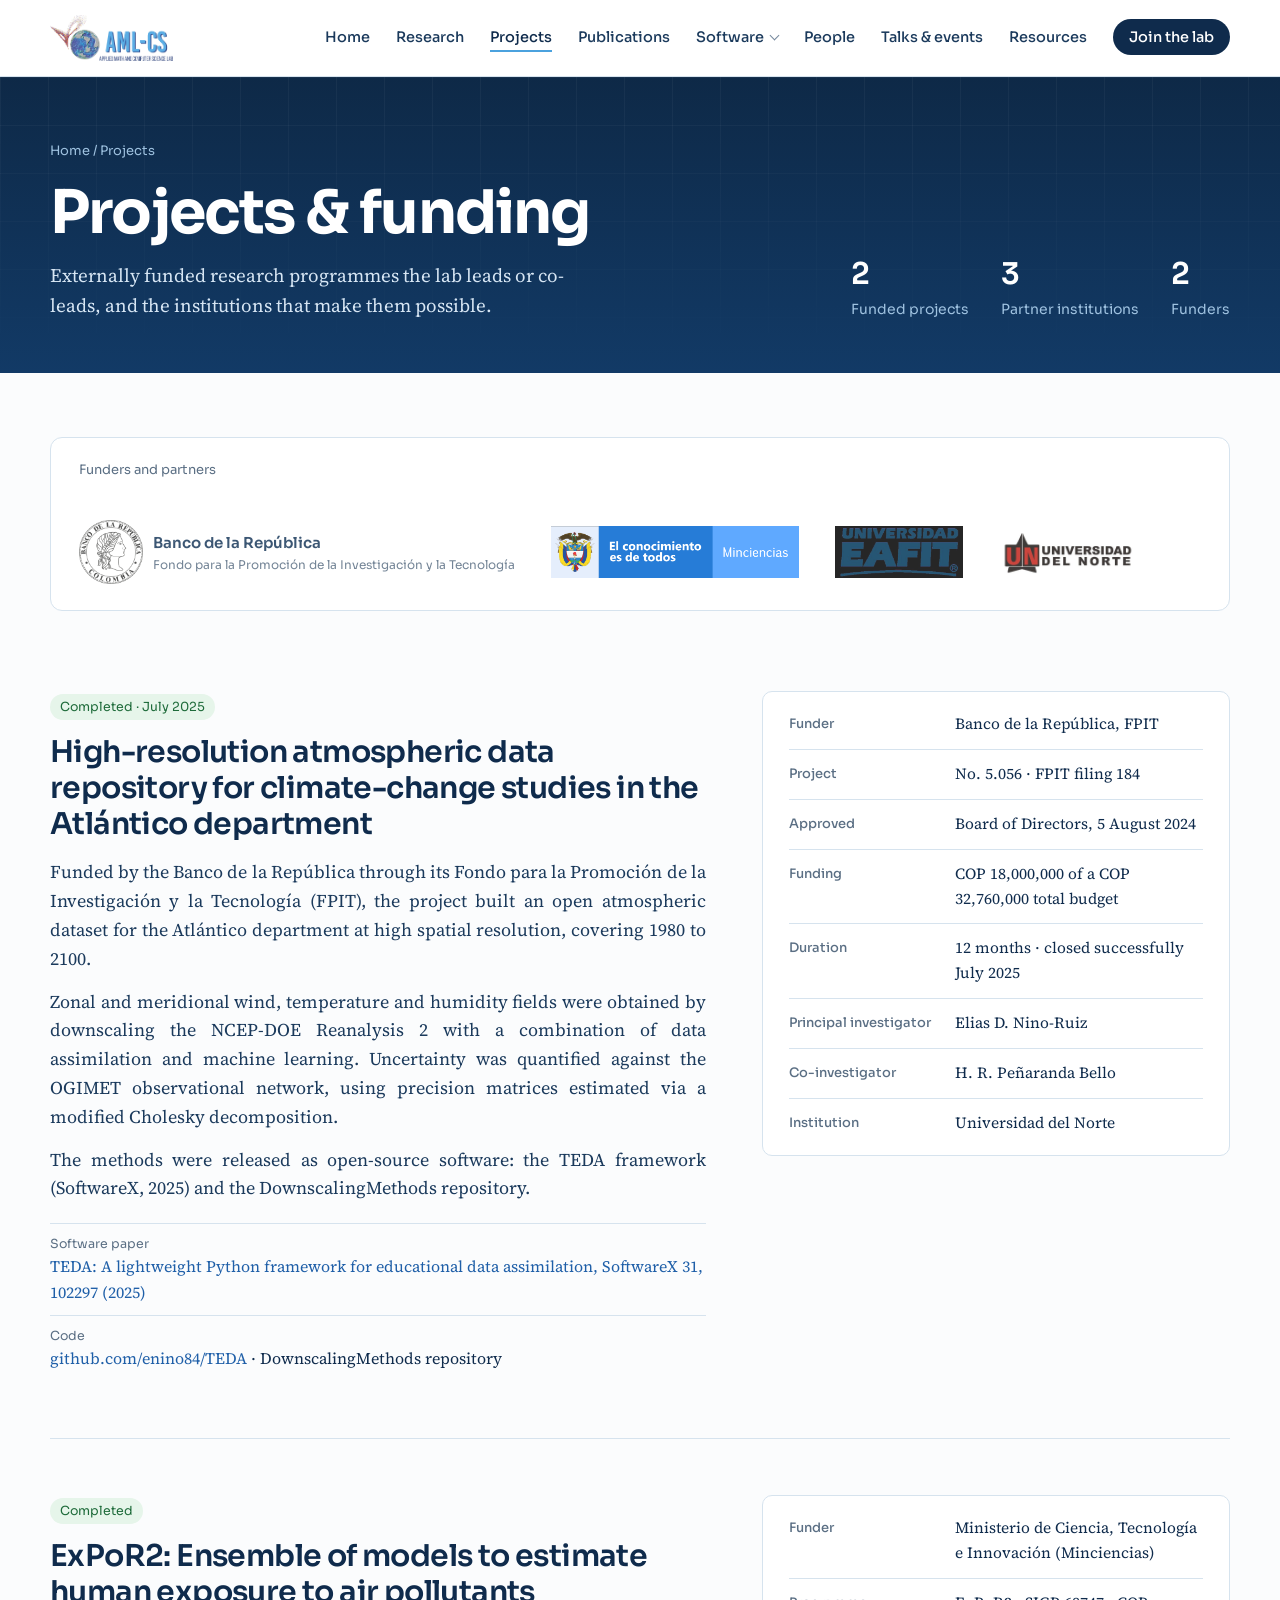
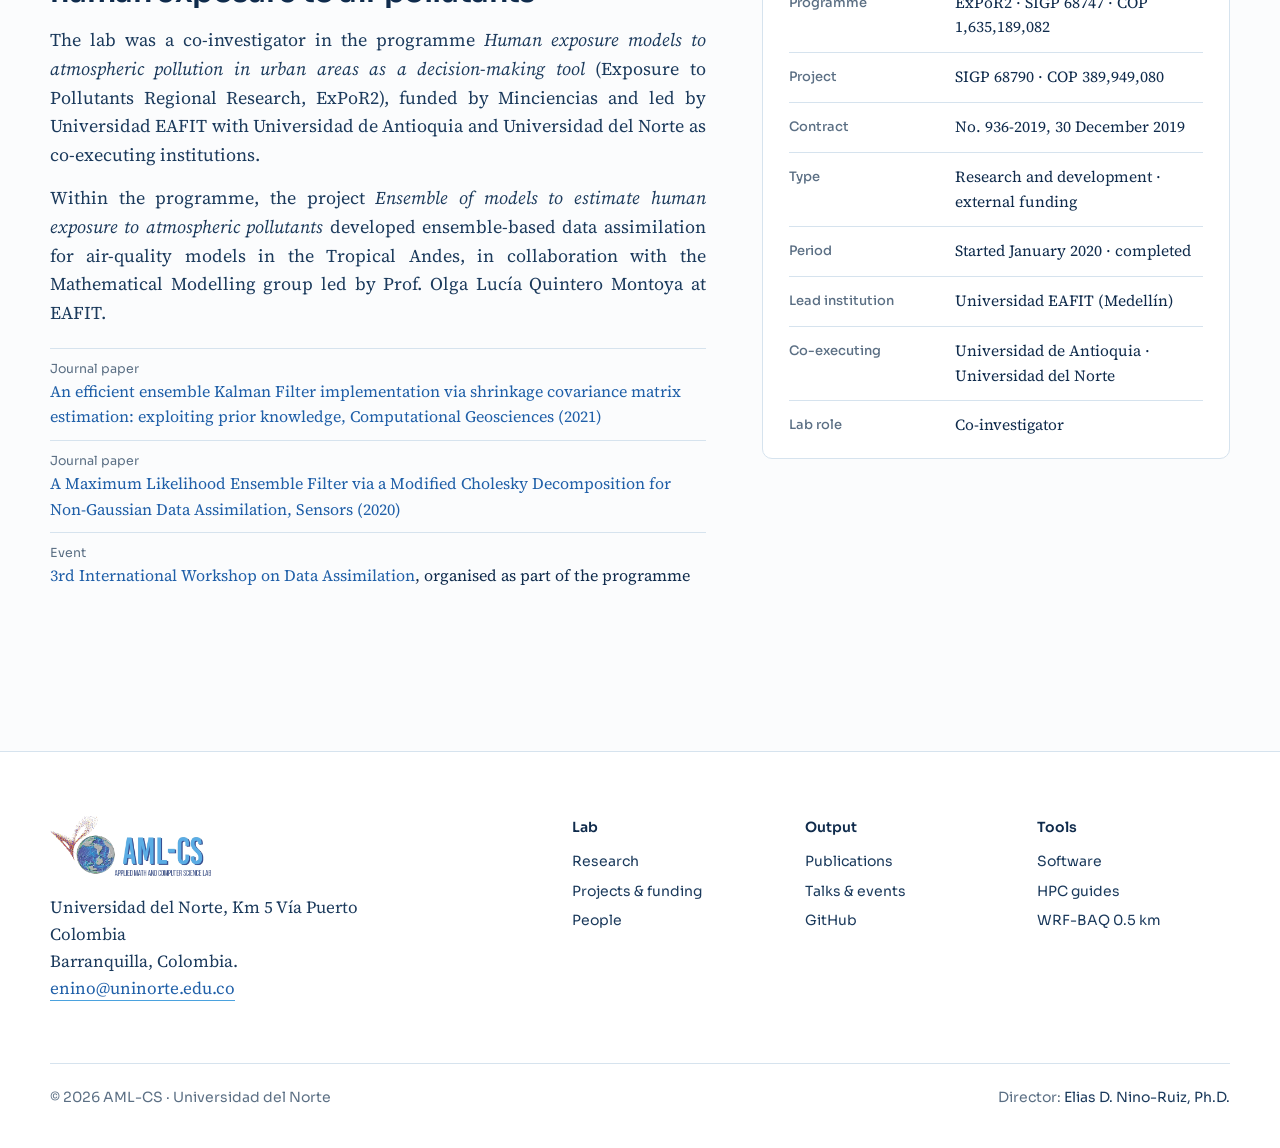
<file: projects/index.html>
<!DOCTYPE html>
<html lang="en">
<head>
<meta charset="utf-8"><meta name="viewport" content="width=device-width, initial-scale=1">
<title>Projects &amp; funding: AML-CS</title>
<meta name="description" content="Applied Math and Computer Science Lab at Universidad del Norte, Barranquilla, Colombia.">
<meta property="og:title" content="Projects &amp; funding: AML-CS"><meta property="og:description" content="Applied Math and Computer Science Lab at Universidad del Norte, Barranquilla, Colombia.">
<link rel="icon" href="../assets/img/logo.png">
<link rel="preconnect" href="https://fonts.googleapis.com">
<link href="https://fonts.googleapis.com/css2?family=Sora:wght@400;500;600;700&family=Source+Serif+4:ital,opsz,wght@0,8..60,400;0,8..60,600;1,8..60,400&display=swap" rel="stylesheet">
<link rel="stylesheet" href="../assets/css/site.css">

</head>
<body>
<header class="site"><div class="wrap nav">
  <a href="../"><img class="logo" src="../assets/img/logo.png" alt="AML-CS: Applied Math and Computer Science Lab"></a>
  <nav aria-label="Main"><ul><li><a href="../">Home</a></li><li><a href="../#research">Research</a></li><li><a href="../projects/" aria-current="page">Projects</a></li><li><a href="../publications/">Publications</a></li><li class="has-sub"><a href="../software/">Software</a><ul class="sub"><li><a href="../software/pyteda/">PyTEDA-web</a></li><li><a href="../software/qg-python/">QG-Python</a></li><li><a href="../software/swesphere/">swesphere</a></li><li><a href="../software/#teda">TEDA</a></li></ul></li><li><a href="../people/">People</a></li><li><a href="../talks/">Talks & events</a></li><li><a href="../resources/">Resources</a></li><li><a class="cta" href="mailto:enino@uninorte.edu.co">Join the lab</a></li></ul></nav>
  <button class="burger" aria-expanded="false" aria-label="Open menu">Menu</button>
</div></header>
<div class="pagehead"><div class="wrap">
  <div><div class="crumb"><a href="../">Home</a> / Projects</div><h1>Projects &amp; funding</h1><p>Externally funded research programmes the lab leads or co-leads, and the institutions that make them possible.</p></div>
  <div class="counts"><div><b>2</b>Funded projects</div><div><b>3</b>Partner institutions</div><div><b>2</b>Funders</div></div>
</div></div>
<section style="padding:64px 0 0"><div class="wrap">
  <div class="sponsors box">
    <span>Funders and partners</span>
    <a class="sponsor" href="#banrep"><img src="../assets/img/sponsors/banco-republica.png" alt="Banco de la República"><span>Banco de la República<small>Fondo para la Promoción de la Investigación y la Tecnología</small></span></a>
    <a class="sponsor" href="#minciencias"><img src="../assets/img/sponsors/minciencias.png" alt="Minciencias: Ministerio de Ciencia, Tecnología e Innovación"></a>
    <a class="sponsor" href="https://www.eafit.edu.co/"><img src="../assets/img/sponsors/eafit-logo.jpg" alt="Universidad EAFIT"></a>
    <a class="sponsor" href="https://www.uninorte.edu.co/"><img src="../assets/img/sponsors/uninorte-logo.jpg" alt="Universidad del Norte"></a>
  </div>
</div></section>

<section style="padding-top:24px"><div class="wrap">

<div class="pdetail" id="banrep">
  <div>
    <span class="status done">Completed · July 2025</span>
    <h2 style="margin-top:14px">High-resolution atmospheric data repository for climate-change studies in the Atlántico department</h2>
    <div class="lead">
      <p>Funded by the Banco de la República through its Fondo para la Promoción de la Investigación y la Tecnología (FPIT), the project built an open atmospheric dataset for the Atlántico department at high spatial resolution, covering 1980 to 2100.</p>
      <p>Zonal and meridional wind, temperature and humidity fields were obtained by downscaling the NCEP-DOE Reanalysis 2 with a combination of data assimilation and machine learning. Uncertainty was quantified against the OGIMET observational network, using precision matrices estimated via a modified Cholesky decomposition.</p>
      <p>The methods were released as open-source software: the TEDA framework (SoftwareX, 2025) and the DownscalingMethods repository.</p>
    </div>
    <ul class="outputs">
      <li><span>Software paper</span><a href="https://doi.org/10.1016/j.softx.2025.102297">TEDA: A lightweight Python framework for educational data assimilation, SoftwareX 31, 102297 (2025)</a></li>
      <li><span>Code</span><a href="https://github.com/enino84/TEDA">github.com/enino84/TEDA</a> · DownscalingMethods repository</li>
    </ul>
  </div>
  <div class="facts"><dl><div><dt>Funder</dt><dd>Banco de la República, FPIT</dd></div><div><dt>Project</dt><dd>No. 5.056 · FPIT filing 184</dd></div><div><dt>Approved</dt><dd>Board of Directors, 5 August 2024</dd></div><div><dt>Funding</dt><dd>COP 18,000,000 of a COP 32,760,000 total budget</dd></div><div><dt>Duration</dt><dd>12 months · closed successfully July 2025</dd></div><div><dt>Principal investigator</dt><dd>Elias D. Nino-Ruiz</dd></div><div><dt>Co-investigator</dt><dd>H. R. Peñaranda Bello</dd></div><div><dt>Institution</dt><dd>Universidad del Norte</dd></div></dl></div>
</div>

<div class="pdetail" id="minciencias">
  <div>
    <span class="status done">Completed</span>
    <h2 style="margin-top:14px">ExPoR2: Ensemble of models to estimate human exposure to air pollutants</h2>
    <div class="lead">
      <p>The lab was a co-investigator in the programme <em>Human exposure models to atmospheric pollution in urban areas as a decision-making tool</em> (Exposure to Pollutants Regional Research, ExPoR2), funded by Minciencias and led by Universidad EAFIT with Universidad de Antioquia and Universidad del Norte as co-executing institutions.</p>
      <p>Within the programme, the project <em>Ensemble of models to estimate human exposure to atmospheric pollutants</em> developed ensemble-based data assimilation for air-quality models in the Tropical Andes, in collaboration with the Mathematical Modelling group led by Prof. Olga Lucía Quintero Montoya at EAFIT.</p>
    </div>
    <ul class="outputs">
      <li><span>Journal paper</span><a href="https://doi.org/10.1007/s10596-021-10035-4">An efficient ensemble Kalman Filter implementation via shrinkage covariance matrix estimation: exploiting prior knowledge, Computational Geosciences (2021)</a></li>
      <li><span>Journal paper</span><a href="https://doi.org/10.3390/s20030877">A Maximum Likelihood Ensemble Filter via a Modified Cholesky Decomposition for Non-Gaussian Data Assimilation, Sensors (2020)</a></li>
      <li><span>Event</span><a href="../talks/#workshop">3rd International Workshop on Data Assimilation</a>, organised as part of the programme</li>
    </ul>
  </div>
  <div class="facts"><dl><div><dt>Funder</dt><dd>Ministerio de Ciencia, Tecnología e Innovación (Minciencias)</dd></div><div><dt>Programme</dt><dd>ExPoR2 · SIGP 68747 · COP 1,635,189,082</dd></div><div><dt>Project</dt><dd>SIGP 68790 · COP 389,949,080</dd></div><div><dt>Contract</dt><dd>No. 936-2019, 30 December 2019</dd></div><div><dt>Type</dt><dd>Research and development · external funding</dd></div><div><dt>Period</dt><dd>Started January 2020 · completed</dd></div><div><dt>Lead institution</dt><dd>Universidad EAFIT (Medellín)</dd></div><div><dt>Co-executing</dt><dd>Universidad de Antioquia · Universidad del Norte</dd></div><div><dt>Lab role</dt><dd>Co-investigator</dd></div></dl></div>
</div>


</div></section>
<footer class="site"><div class="wrap">
  <div>
    <a href="../"><img class="logo-foot" src="../assets/img/logo.png" alt="AML-CS"></a>
    <p class="contact">Universidad del Norte, Km 5 Vía Puerto Colombia<br>Barranquilla, Colombia.<br><a href="mailto:enino@uninorte.edu.co">enino@uninorte.edu.co</a></p>
  </div>
  <div><h5>Lab</h5><ul><li><a href="../#research">Research</a></li><li><a href="../projects/">Projects &amp; funding</a></li><li><a href="../people/">People</a></li></ul></div>
  <div><h5>Output</h5><ul><li><a href="../publications/">Publications</a></li><li><a href="../talks/">Talks &amp; events</a></li><li><a href="https://github.com/AML-CS">GitHub</a></li></ul></div>
  <div><h5>Tools</h5><ul><li><a href="../software/">Software</a></li><li><a href="../resources/">HPC guides</a></li><li><a href="../wrf-baq-0.5km/">WRF-BAQ 0.5 km</a></li></ul></div>
  <div class="copy"><span>© 2026 AML-CS · Universidad del Norte</span><span>Director: <a href="https://enino84.github.io/">Elias D. Nino-Ruiz, Ph.D.</a></span></div>
</div></footer>
<script src="../assets/js/site.js"></script>
</body></html>
</file>
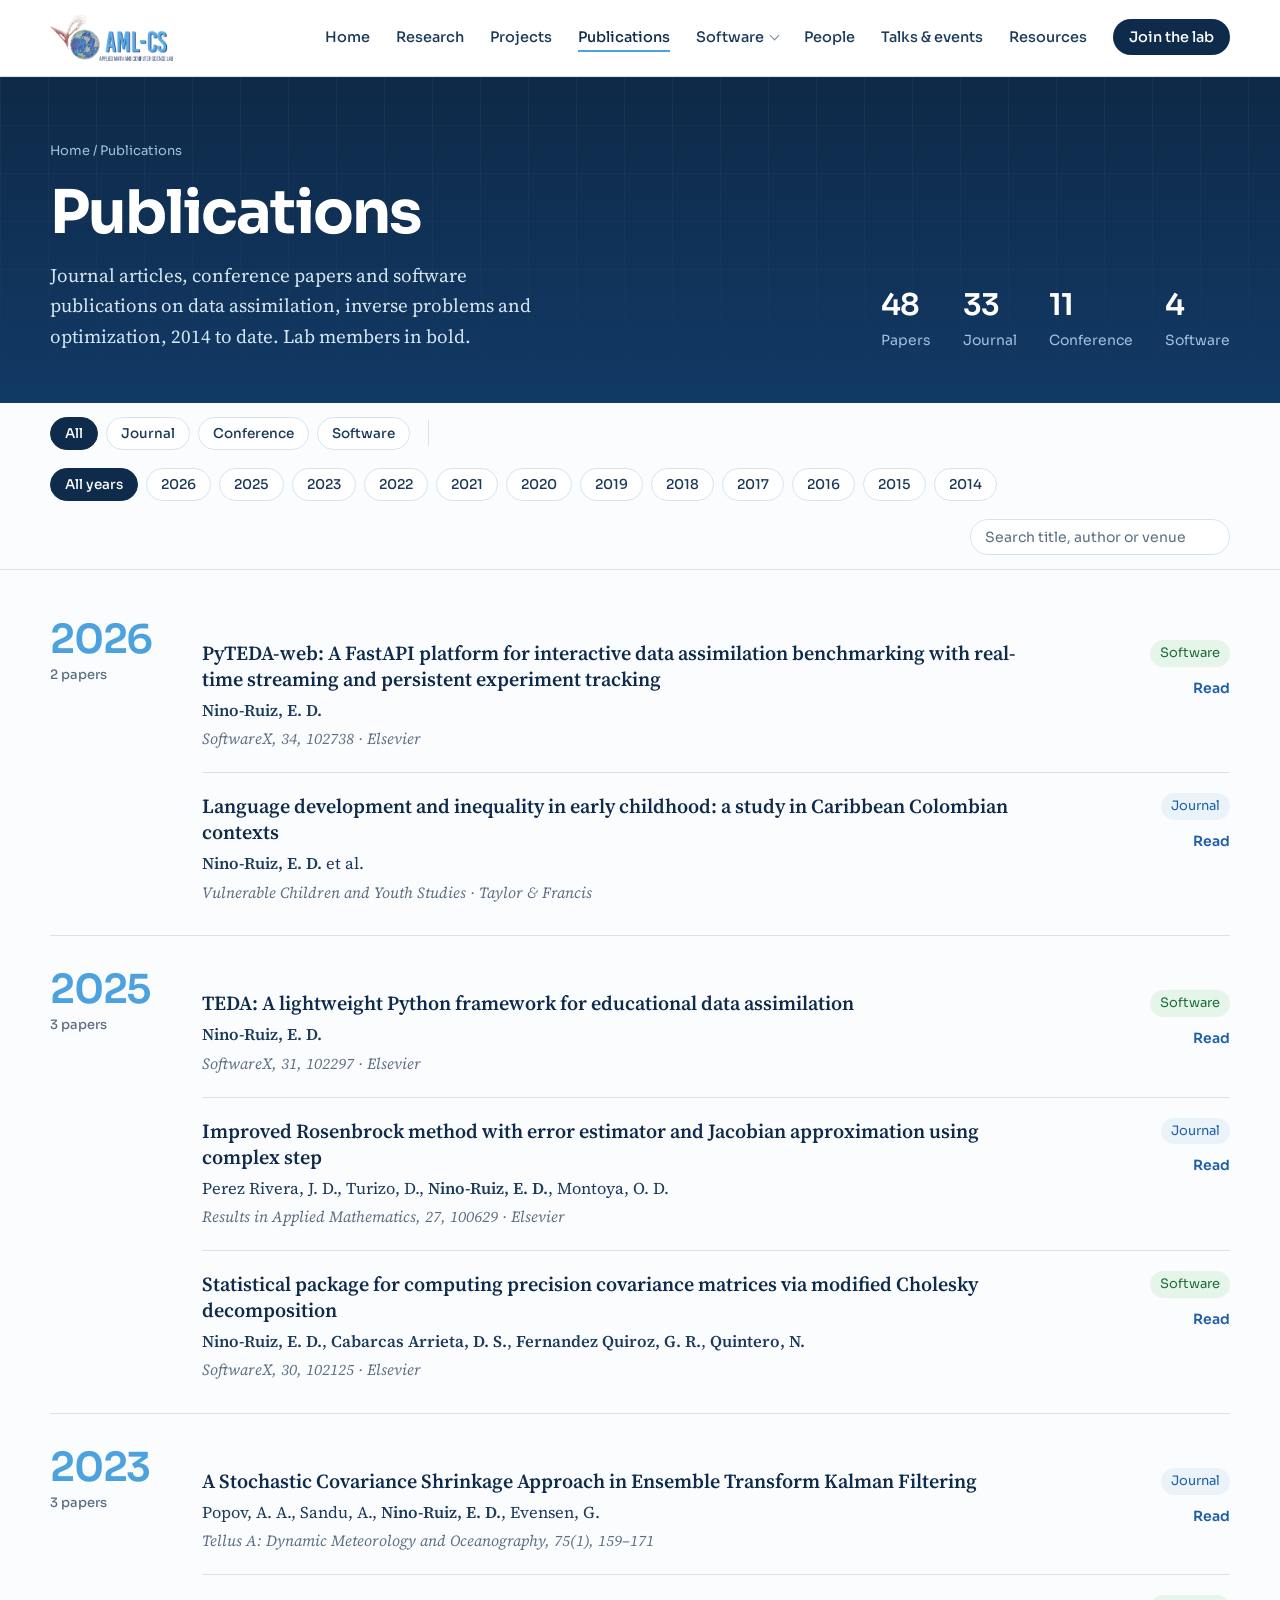
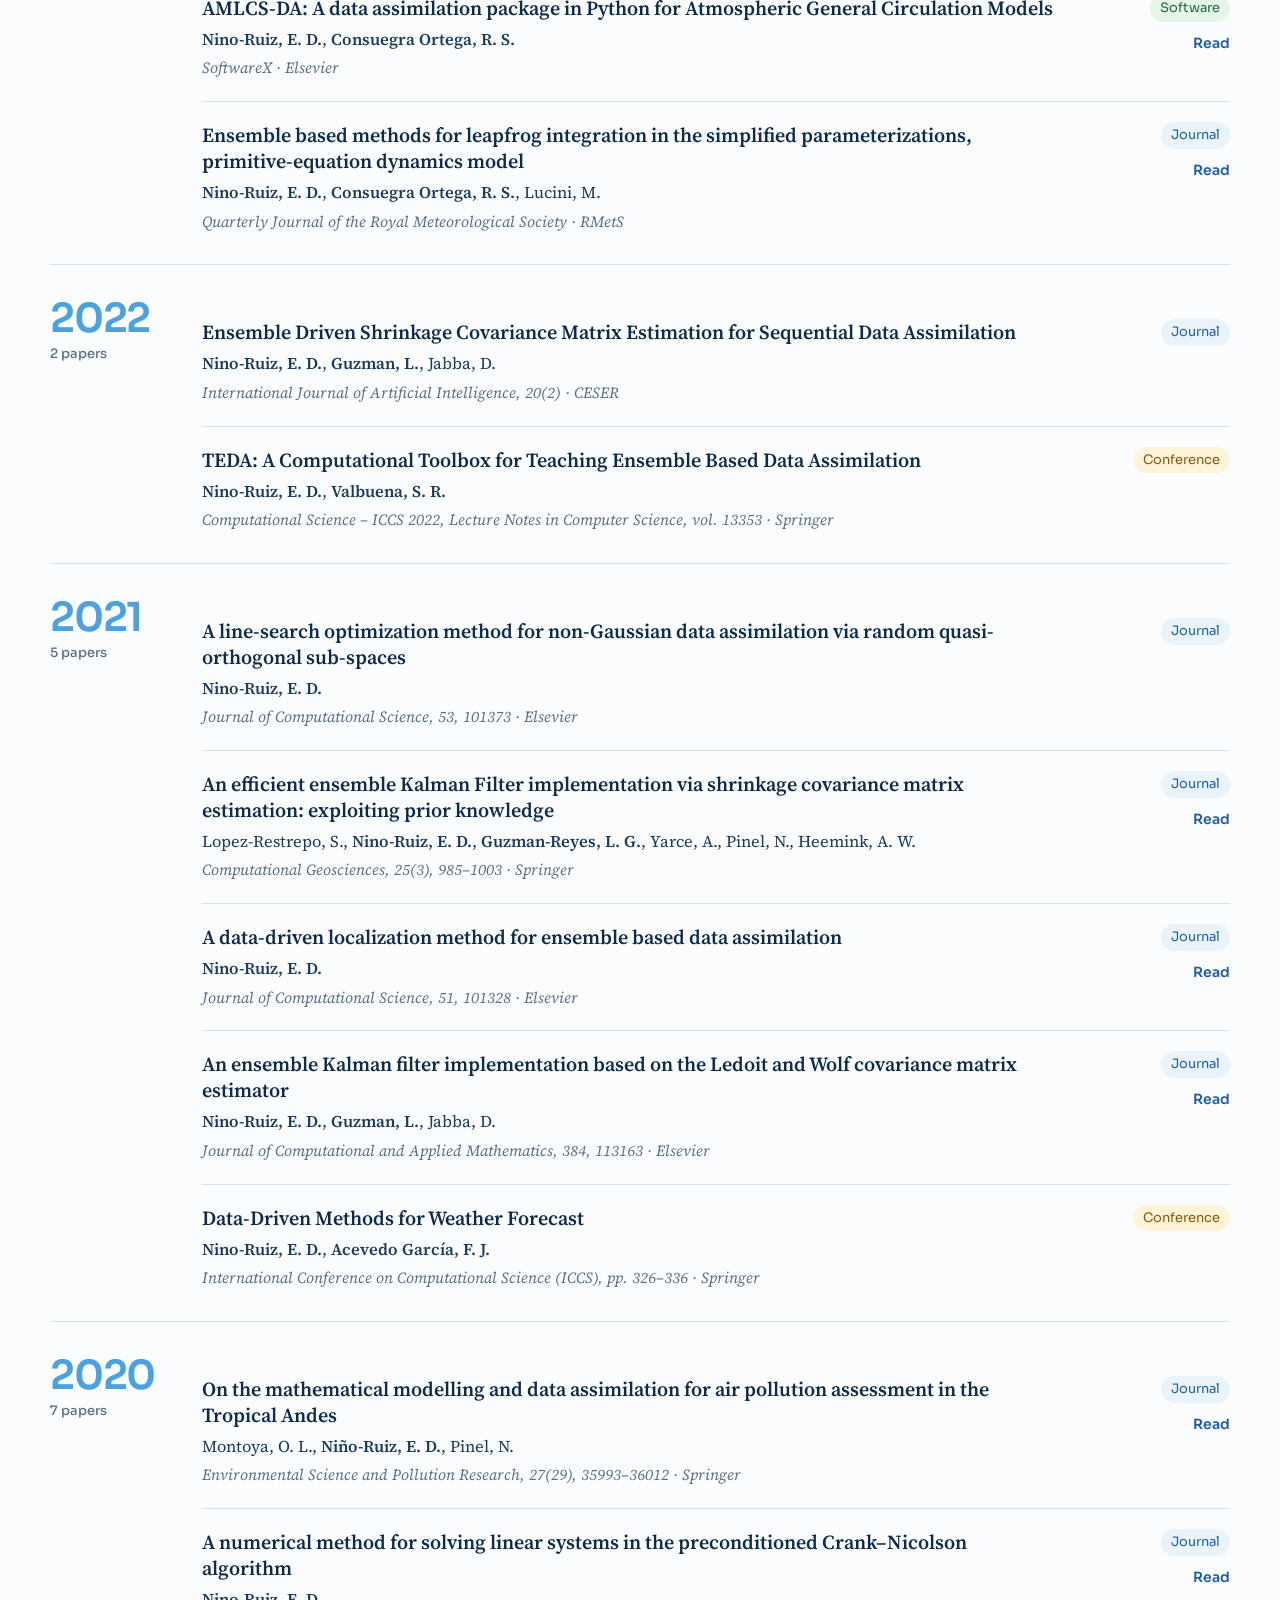
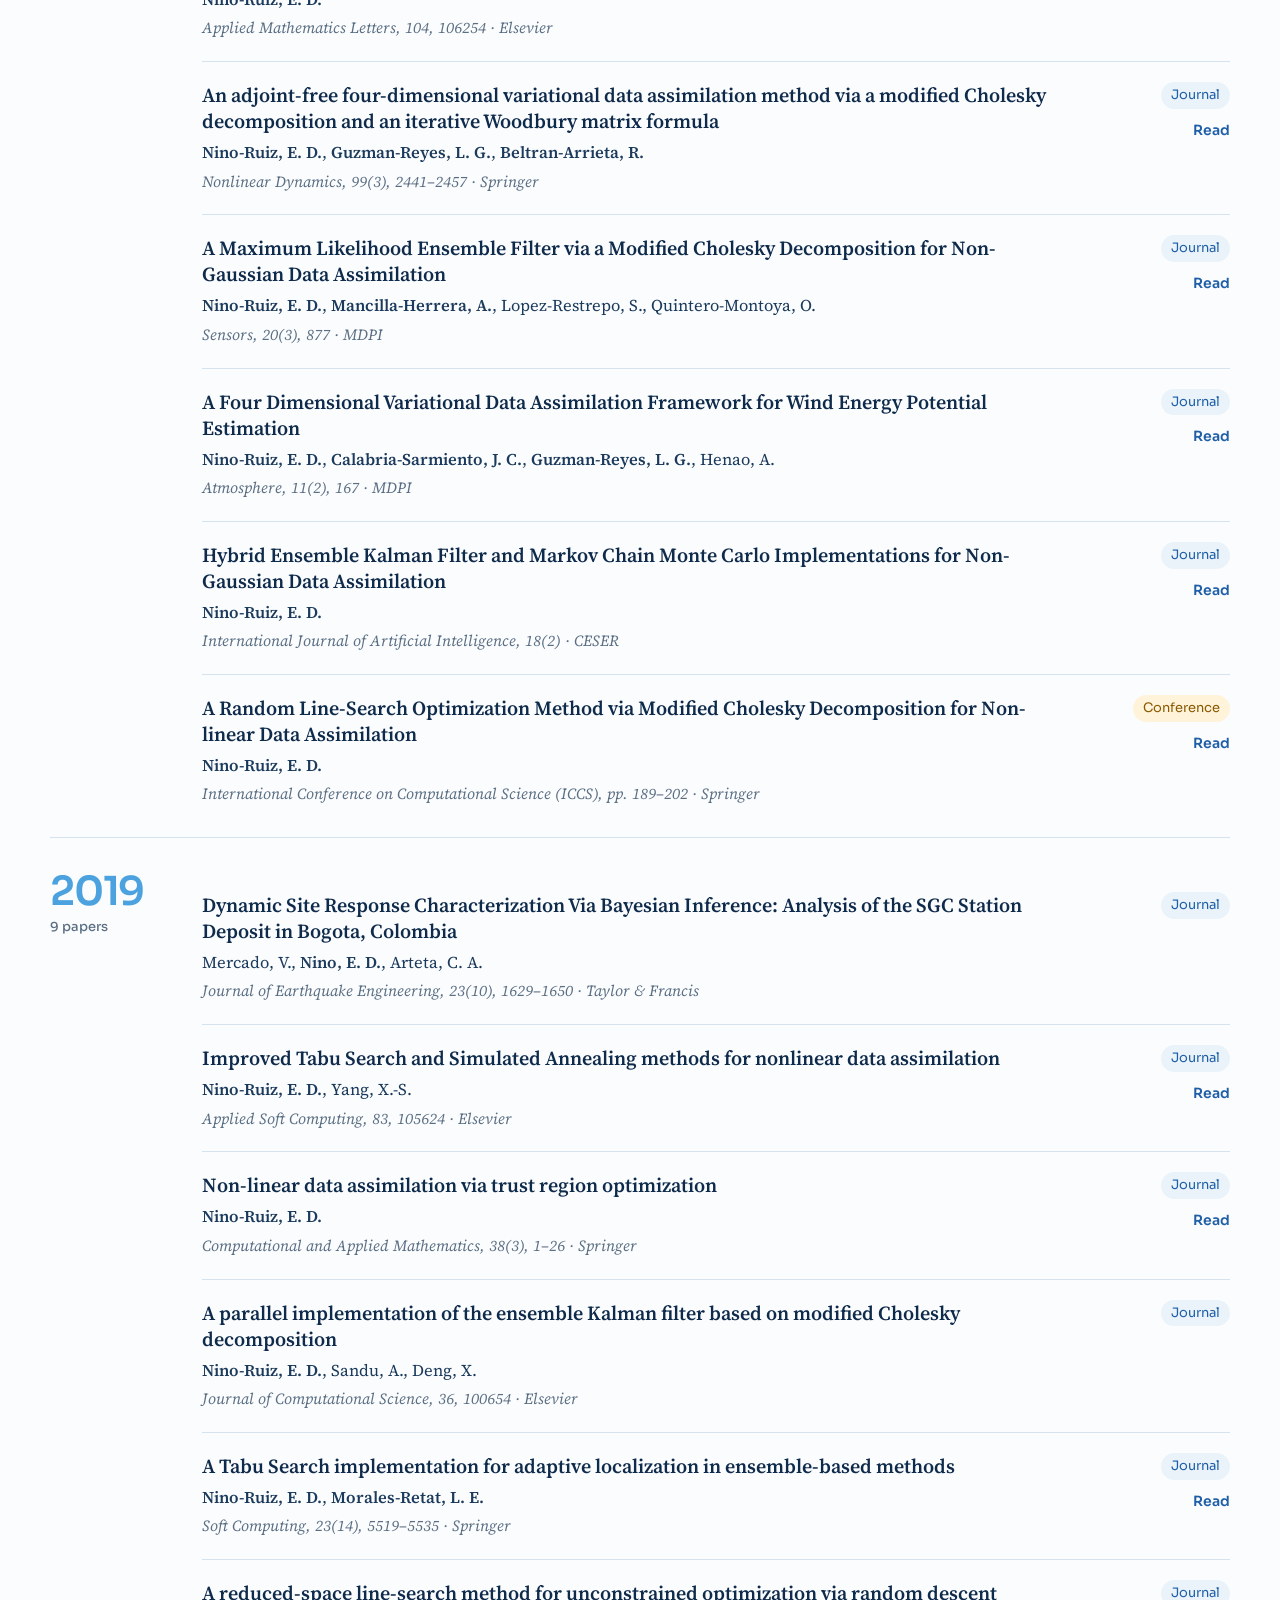
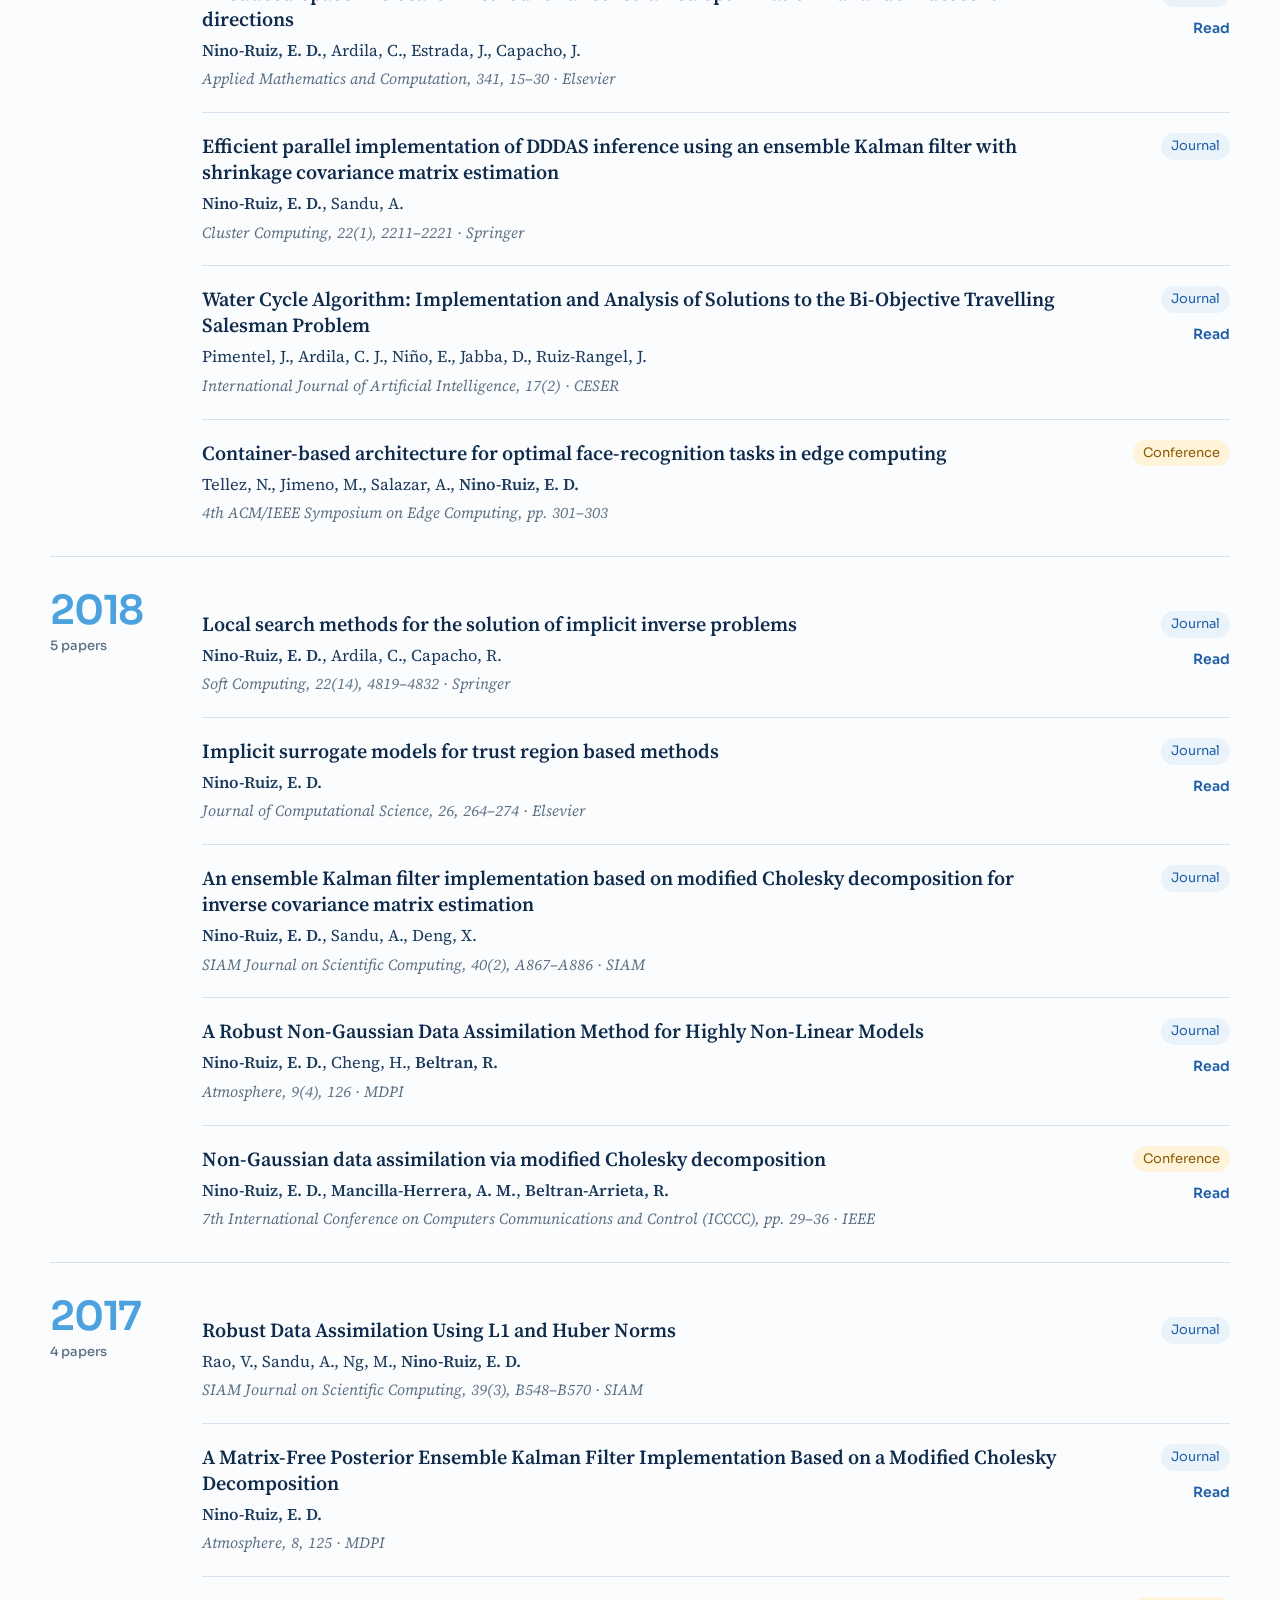
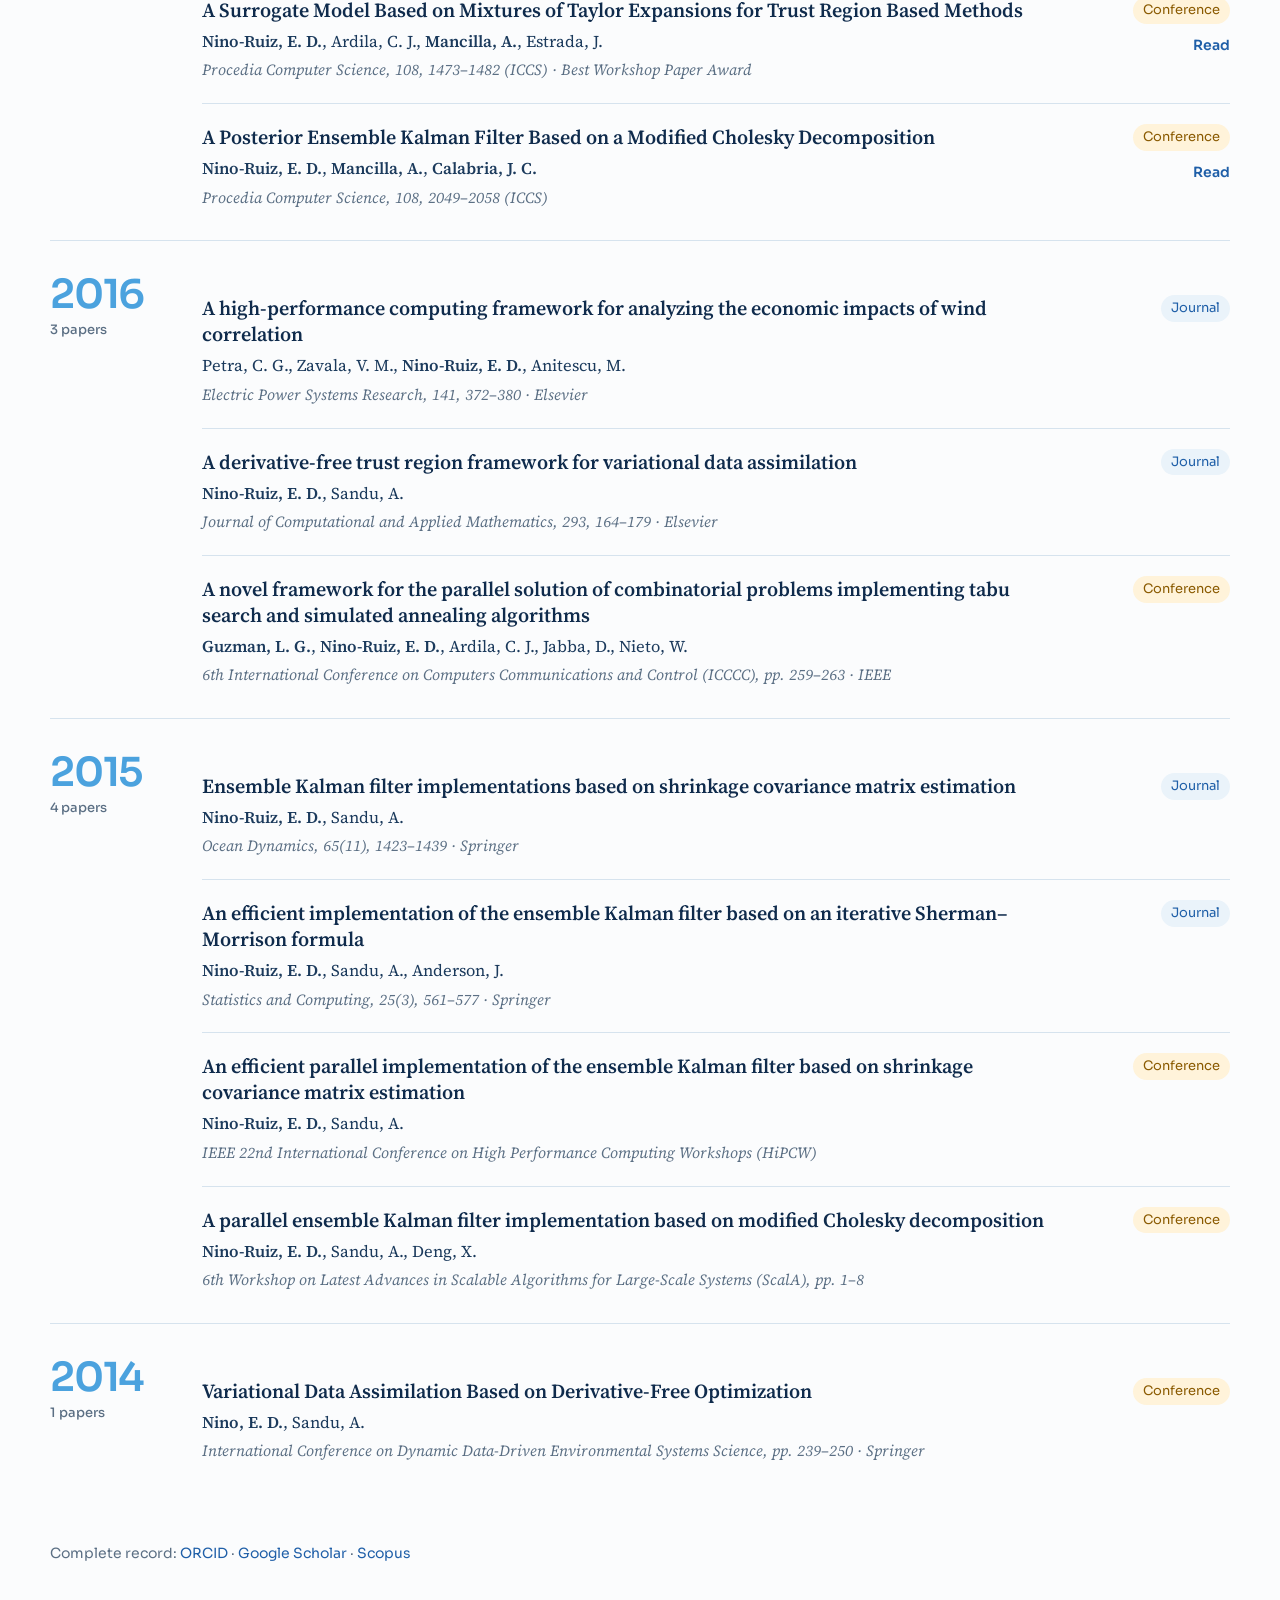
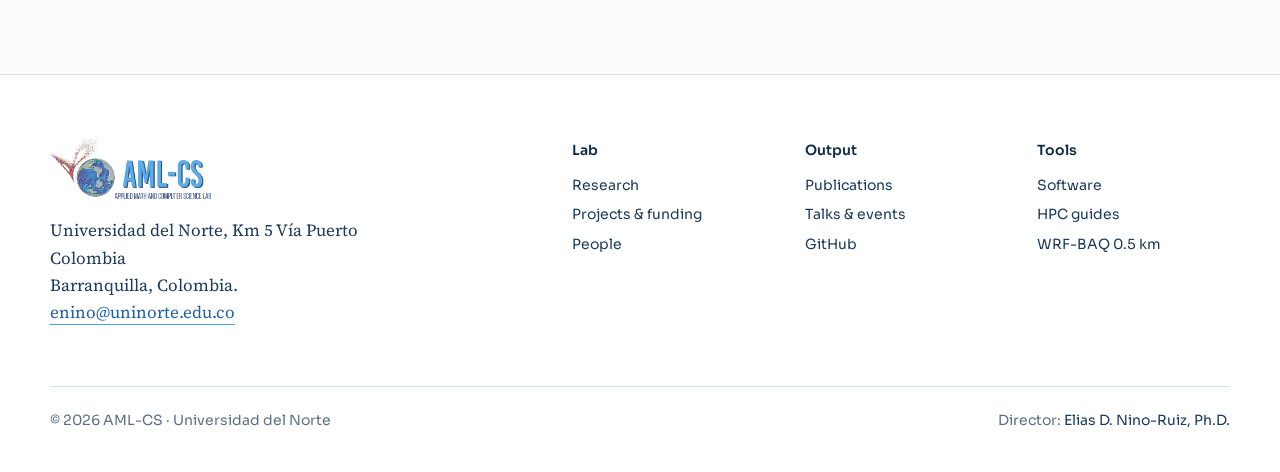
<file: publications/index.html>
<!DOCTYPE html>
<html lang="en">
<head>
<meta charset="utf-8"><meta name="viewport" content="width=device-width, initial-scale=1">
<title>Publications: AML-CS</title>
<meta name="description" content="Applied Math and Computer Science Lab at Universidad del Norte, Barranquilla, Colombia.">
<meta property="og:title" content="Publications: AML-CS"><meta property="og:description" content="Applied Math and Computer Science Lab at Universidad del Norte, Barranquilla, Colombia.">
<link rel="icon" href="../assets/img/logo.png">
<link rel="preconnect" href="https://fonts.googleapis.com">
<link href="https://fonts.googleapis.com/css2?family=Sora:wght@400;500;600;700&family=Source+Serif+4:ital,opsz,wght@0,8..60,400;0,8..60,600;1,8..60,400&display=swap" rel="stylesheet">
<link rel="stylesheet" href="../assets/css/site.css">

</head>
<body>
<header class="site"><div class="wrap nav">
  <a href="../"><img class="logo" src="../assets/img/logo.png" alt="AML-CS: Applied Math and Computer Science Lab"></a>
  <nav aria-label="Main"><ul><li><a href="../">Home</a></li><li><a href="../#research">Research</a></li><li><a href="../projects/">Projects</a></li><li><a href="../publications/" aria-current="page">Publications</a></li><li class="has-sub"><a href="../software/">Software</a><ul class="sub"><li><a href="../software/pyteda/">PyTEDA-web</a></li><li><a href="../software/qg-python/">QG-Python</a></li><li><a href="../software/swesphere/">swesphere</a></li><li><a href="../software/#teda">TEDA</a></li></ul></li><li><a href="../people/">People</a></li><li><a href="../talks/">Talks & events</a></li><li><a href="../resources/">Resources</a></li><li><a class="cta" href="mailto:enino@uninorte.edu.co">Join the lab</a></li></ul></nav>
  <button class="burger" aria-expanded="false" aria-label="Open menu">Menu</button>
</div></header>
<div class="pagehead"><div class="wrap">
  <div><div class="crumb"><a href="../">Home</a> / Publications</div><h1>Publications</h1><p>Journal articles, conference papers and software publications on data assimilation, inverse problems and optimization, 2014 to date. Lab members in bold.</p></div>
  <div class="counts"><div><b>48</b>Papers</div><div><b>33</b>Journal</div><div><b>11</b>Conference</div><div><b>4</b>Software</div></div>
</div></div>
<div class="toolbar"><div class="wrap">
  <div class="chips" id="kind"><button class="chip" aria-pressed="true" data-k="all">All</button><button class="chip" aria-pressed="false" data-k="journal">Journal</button><button class="chip" aria-pressed="false" data-k="conf">Conference</button><button class="chip" aria-pressed="false" data-k="soft">Software</button></div>
  <div class="sep"></div>
  <div class="chips" id="year"><button class="chip" aria-pressed="true" data-y="all">All years</button><button class="chip" aria-pressed="false" data-y="2026">2026</button><button class="chip" aria-pressed="false" data-y="2025">2025</button><button class="chip" aria-pressed="false" data-y="2023">2023</button><button class="chip" aria-pressed="false" data-y="2022">2022</button><button class="chip" aria-pressed="false" data-y="2021">2021</button><button class="chip" aria-pressed="false" data-y="2020">2020</button><button class="chip" aria-pressed="false" data-y="2019">2019</button><button class="chip" aria-pressed="false" data-y="2018">2018</button><button class="chip" aria-pressed="false" data-y="2017">2017</button><button class="chip" aria-pressed="false" data-y="2016">2016</button><button class="chip" aria-pressed="false" data-y="2015">2015</button><button class="chip" aria-pressed="false" data-y="2014">2014</button></div>
  <input class="search" id="q" type="search" placeholder="Search title, author or venue">
</div></div>
<main class="wrap" style="padding:40px 0 96px">
<section class="yeargroup" data-y="2026"><h2>2026<small>2 papers</small></h2><div><article class="pub" data-k="soft"><div><div class="t"><a href="https://doi.org/10.1016/j.softx.2026.102738">PyTEDA-web: A FastAPI platform for interactive data assimilation benchmarking with real-time streaming and persistent experiment tracking</a></div><div class="au"><b>Nino-Ruiz, E. D.</b></div><div class="v">SoftwareX, 34, 102738 · Elsevier</div></div><div class="side"><span class="kind soft">Software</span><a href="https://doi.org/10.1016/j.softx.2026.102738">Read</a></div></article><article class="pub" data-k="journal"><div><div class="t"><a href="https://doi.org/10.1080/17450128.2026.2646858">Language development and inequality in early childhood: a study in Caribbean Colombian contexts</a></div><div class="au"><b>Nino-Ruiz, E. D.</b> et al.</div><div class="v">Vulnerable Children and Youth Studies · Taylor & Francis</div></div><div class="side"><span class="kind journal">Journal</span><a href="https://doi.org/10.1080/17450128.2026.2646858">Read</a></div></article></div></section><section class="yeargroup" data-y="2025"><h2>2025<small>3 papers</small></h2><div><article class="pub" data-k="soft"><div><div class="t"><a href="https://doi.org/10.1016/j.softx.2025.102297">TEDA: A lightweight Python framework for educational data assimilation</a></div><div class="au"><b>Nino-Ruiz, E. D.</b></div><div class="v">SoftwareX, 31, 102297 · Elsevier</div></div><div class="side"><span class="kind soft">Software</span><a href="https://doi.org/10.1016/j.softx.2025.102297">Read</a></div></article><article class="pub" data-k="journal"><div><div class="t"><a href="https://doi.org/10.1016/j.rinam.2025.100629">Improved Rosenbrock method with error estimator and Jacobian approximation using complex step</a></div><div class="au">Perez Rivera, J. D., Turizo, D., <b>Nino-Ruiz, E. D.</b>, Montoya, O. D.</div><div class="v">Results in Applied Mathematics, 27, 100629 · Elsevier</div></div><div class="side"><span class="kind journal">Journal</span><a href="https://doi.org/10.1016/j.rinam.2025.100629">Read</a></div></article><article class="pub" data-k="soft"><div><div class="t"><a href="https://doi.org/10.1016/j.softx.2025.102125">Statistical package for computing precision covariance matrices via modified Cholesky decomposition</a></div><div class="au"><b>Nino-Ruiz, E. D.</b>, <b>Cabarcas Arrieta, D. S.</b>, <b>Fernandez Quiroz, G. R.</b>, <b>Quintero, N.</b></div><div class="v">SoftwareX, 30, 102125 · Elsevier</div></div><div class="side"><span class="kind soft">Software</span><a href="https://doi.org/10.1016/j.softx.2025.102125">Read</a></div></article></div></section><section class="yeargroup" data-y="2023"><h2>2023<small>3 papers</small></h2><div><article class="pub" data-k="journal"><div><div class="t"><a href="https://doi.org/10.16993/tellusa.214">A Stochastic Covariance Shrinkage Approach in Ensemble Transform Kalman Filtering</a></div><div class="au">Popov, A. A., Sandu, A., <b>Nino-Ruiz, E. D.</b>, Evensen, G.</div><div class="v">Tellus A: Dynamic Meteorology and Oceanography, 75(1), 159–171</div></div><div class="side"><span class="kind journal">Journal</span><a href="https://doi.org/10.16993/tellusa.214">Read</a></div></article><article class="pub" data-k="soft"><div><div class="t"><a href="https://doi.org/10.1016/j.softx.2023.101374">AMLCS-DA: A data assimilation package in Python for Atmospheric General Circulation Models</a></div><div class="au"><b>Nino-Ruiz, E. D.</b>, <b>Consuegra Ortega, R. S.</b></div><div class="v">SoftwareX · Elsevier</div></div><div class="side"><span class="kind soft">Software</span><a href="https://doi.org/10.1016/j.softx.2023.101374">Read</a></div></article><article class="pub" data-k="journal"><div><div class="t"><a href="https://doi.org/10.1002/qj.4424">Ensemble based methods for leapfrog integration in the simplified parameterizations, primitive-equation dynamics model</a></div><div class="au"><b>Nino-Ruiz, E. D.</b>, <b>Consuegra Ortega, R. S.</b>, Lucini, M.</div><div class="v">Quarterly Journal of the Royal Meteorological Society · RMetS</div></div><div class="side"><span class="kind journal">Journal</span><a href="https://doi.org/10.1002/qj.4424">Read</a></div></article></div></section><section class="yeargroup" data-y="2022"><h2>2022<small>2 papers</small></h2><div><article class="pub" data-k="journal"><div><div class="t">Ensemble Driven Shrinkage Covariance Matrix Estimation for Sequential Data Assimilation</div><div class="au"><b>Nino-Ruiz, E. D.</b>, <b>Guzman, L.</b>, Jabba, D.</div><div class="v">International Journal of Artificial Intelligence, 20(2) · CESER</div></div><div class="side"><span class="kind journal">Journal</span></div></article><article class="pub" data-k="conf"><div><div class="t">TEDA: A Computational Toolbox for Teaching Ensemble Based Data Assimilation</div><div class="au"><b>Nino-Ruiz, E. D.</b>, <b>Valbuena, S. R.</b></div><div class="v">Computational Science – ICCS 2022, Lecture Notes in Computer Science, vol. 13353 · Springer</div></div><div class="side"><span class="kind conf">Conference</span></div></article></div></section><section class="yeargroup" data-y="2021"><h2>2021<small>5 papers</small></h2><div><article class="pub" data-k="journal"><div><div class="t">A line-search optimization method for non-Gaussian data assimilation via random quasi-orthogonal sub-spaces</div><div class="au"><b>Nino-Ruiz, E. D.</b></div><div class="v">Journal of Computational Science, 53, 101373 · Elsevier</div></div><div class="side"><span class="kind journal">Journal</span></div></article><article class="pub" data-k="journal"><div><div class="t"><a href="https://doi.org/10.1007/s10596-021-10035-4">An efficient ensemble Kalman Filter implementation via shrinkage covariance matrix estimation: exploiting prior knowledge</a></div><div class="au">Lopez-Restrepo, S., <b>Nino-Ruiz, E. D.</b>, <b>Guzman-Reyes, L. G.</b>, Yarce, A., Pinel, N., Heemink, A. W.</div><div class="v">Computational Geosciences, 25(3), 985–1003 · Springer</div></div><div class="side"><span class="kind journal">Journal</span><a href="https://doi.org/10.1007/s10596-021-10035-4">Read</a></div></article><article class="pub" data-k="journal"><div><div class="t"><a href="https://www.sciencedirect.com/science/article/abs/pii/S1877750321000260">A data-driven localization method for ensemble based data assimilation</a></div><div class="au"><b>Nino-Ruiz, E. D.</b></div><div class="v">Journal of Computational Science, 51, 101328 · Elsevier</div></div><div class="side"><span class="kind journal">Journal</span><a href="https://www.sciencedirect.com/science/article/abs/pii/S1877750321000260">Read</a></div></article><article class="pub" data-k="journal"><div><div class="t"><a href="https://doi.org/10.1016/j.cam.2020.113163">An ensemble Kalman filter implementation based on the Ledoit and Wolf covariance matrix estimator</a></div><div class="au"><b>Nino-Ruiz, E. D.</b>, <b>Guzman, L.</b>, Jabba, D.</div><div class="v">Journal of Computational and Applied Mathematics, 384, 113163 · Elsevier</div></div><div class="side"><span class="kind journal">Journal</span><a href="https://doi.org/10.1016/j.cam.2020.113163">Read</a></div></article><article class="pub" data-k="conf"><div><div class="t">Data-Driven Methods for Weather Forecast</div><div class="au"><b>Nino-Ruiz, E. D.</b>, <b>Acevedo García, F. J.</b></div><div class="v">International Conference on Computational Science (ICCS), pp. 326–336 · Springer</div></div><div class="side"><span class="kind conf">Conference</span></div></article></div></section><section class="yeargroup" data-y="2020"><h2>2020<small>7 papers</small></h2><div><article class="pub" data-k="journal"><div><div class="t"><a href="https://doi.org/10.1007/s11356-020-08268-4">On the mathematical modelling and data assimilation for air pollution assessment in the Tropical Andes</a></div><div class="au">Montoya, O. L., <b>Niño-Ruiz, E. D.</b>, Pinel, N.</div><div class="v">Environmental Science and Pollution Research, 27(29), 35993–36012 · Springer</div></div><div class="side"><span class="kind journal">Journal</span><a href="https://doi.org/10.1007/s11356-020-08268-4">Read</a></div></article><article class="pub" data-k="journal"><div><div class="t"><a href="https://doi.org/10.1016/j.aml.2020.106254">A numerical method for solving linear systems in the preconditioned Crank–Nicolson algorithm</a></div><div class="au"><b>Nino-Ruiz, E. D.</b></div><div class="v">Applied Mathematics Letters, 104, 106254 · Elsevier</div></div><div class="side"><span class="kind journal">Journal</span><a href="https://doi.org/10.1016/j.aml.2020.106254">Read</a></div></article><article class="pub" data-k="journal"><div><div class="t"><a href="https://doi.org/10.1007/s11071-019-05411-w">An adjoint-free four-dimensional variational data assimilation method via a modified Cholesky decomposition and an iterative Woodbury matrix formula</a></div><div class="au"><b>Nino-Ruiz, E. D.</b>, <b>Guzman-Reyes, L. G.</b>, <b>Beltran-Arrieta, R.</b></div><div class="v">Nonlinear Dynamics, 99(3), 2441–2457 · Springer</div></div><div class="side"><span class="kind journal">Journal</span><a href="https://doi.org/10.1007/s11071-019-05411-w">Read</a></div></article><article class="pub" data-k="journal"><div><div class="t"><a href="https://doi.org/10.3390/s20030877">A Maximum Likelihood Ensemble Filter via a Modified Cholesky Decomposition for Non-Gaussian Data Assimilation</a></div><div class="au"><b>Nino-Ruiz, E. D.</b>, <b>Mancilla-Herrera, A.</b>, Lopez-Restrepo, S., Quintero-Montoya, O.</div><div class="v">Sensors, 20(3), 877 · MDPI</div></div><div class="side"><span class="kind journal">Journal</span><a href="https://doi.org/10.3390/s20030877">Read</a></div></article><article class="pub" data-k="journal"><div><div class="t"><a href="https://doi.org/10.3390/atmos11020167">A Four Dimensional Variational Data Assimilation Framework for Wind Energy Potential Estimation</a></div><div class="au"><b>Nino-Ruiz, E. D.</b>, <b>Calabria-Sarmiento, J. C.</b>, <b>Guzman-Reyes, L. G.</b>, Henao, A.</div><div class="v">Atmosphere, 11(2), 167 · MDPI</div></div><div class="side"><span class="kind journal">Journal</span><a href="https://doi.org/10.3390/atmos11020167">Read</a></div></article><article class="pub" data-k="journal"><div><div class="t"><a href="http://www.ceser.in/ceserp/index.php/ijai/issue/view/680">Hybrid Ensemble Kalman Filter and Markov Chain Monte Carlo Implementations for Non-Gaussian Data Assimilation</a></div><div class="au"><b>Nino-Ruiz, E. D.</b></div><div class="v">International Journal of Artificial Intelligence, 18(2) · CESER</div></div><div class="side"><span class="kind journal">Journal</span><a href="http://www.ceser.in/ceserp/index.php/ijai/issue/view/680">Read</a></div></article><article class="pub" data-k="conf"><div><div class="t"><a href="https://link.springer.com/chapter/10.1007/978-3-030-50426-7_15">A Random Line-Search Optimization Method via Modified Cholesky Decomposition for Non-linear Data Assimilation</a></div><div class="au"><b>Nino-Ruiz, E. D.</b></div><div class="v">International Conference on Computational Science (ICCS), pp. 189–202 · Springer</div></div><div class="side"><span class="kind conf">Conference</span><a href="https://link.springer.com/chapter/10.1007/978-3-030-50426-7_15">Read</a></div></article></div></section><section class="yeargroup" data-y="2019"><h2>2019<small>9 papers</small></h2><div><article class="pub" data-k="journal"><div><div class="t">Dynamic Site Response Characterization Via Bayesian Inference: Analysis of the SGC Station Deposit in Bogota, Colombia</div><div class="au">Mercado, V., <b>Nino, E. D.</b>, Arteta, C. A.</div><div class="v">Journal of Earthquake Engineering, 23(10), 1629–1650 · Taylor & Francis</div></div><div class="side"><span class="kind journal">Journal</span></div></article><article class="pub" data-k="journal"><div><div class="t"><a href="https://doi.org/10.1016/j.asoc.2019.105624">Improved Tabu Search and Simulated Annealing methods for nonlinear data assimilation</a></div><div class="au"><b>Nino-Ruiz, E. D.</b>, Yang, X.-S.</div><div class="v">Applied Soft Computing, 83, 105624 · Elsevier</div></div><div class="side"><span class="kind journal">Journal</span><a href="https://doi.org/10.1016/j.asoc.2019.105624">Read</a></div></article><article class="pub" data-k="journal"><div><div class="t"><a href="https://doi.org/10.1007/s40314-019-0901-x">Non-linear data assimilation via trust region optimization</a></div><div class="au"><b>Nino-Ruiz, E. D.</b></div><div class="v">Computational and Applied Mathematics, 38(3), 1–26 · Springer</div></div><div class="side"><span class="kind journal">Journal</span><a href="https://doi.org/10.1007/s40314-019-0901-x">Read</a></div></article><article class="pub" data-k="journal"><div><div class="t">A parallel implementation of the ensemble Kalman filter based on modified Cholesky decomposition</div><div class="au"><b>Nino-Ruiz, E. D.</b>, Sandu, A., Deng, X.</div><div class="v">Journal of Computational Science, 36, 100654 · Elsevier</div></div><div class="side"><span class="kind journal">Journal</span></div></article><article class="pub" data-k="journal"><div><div class="t"><a href="https://doi.org/10.1007/s00500-018-3210-1">A Tabu Search implementation for adaptive localization in ensemble-based methods</a></div><div class="au"><b>Nino-Ruiz, E. D.</b>, <b>Morales-Retat, L. E.</b></div><div class="v">Soft Computing, 23(14), 5519–5535 · Springer</div></div><div class="side"><span class="kind journal">Journal</span><a href="https://doi.org/10.1007/s00500-018-3210-1">Read</a></div></article><article class="pub" data-k="journal"><div><div class="t"><a href="https://doi.org/10.1016/j.amc.2018.08.020">A reduced-space line-search method for unconstrained optimization via random descent directions</a></div><div class="au"><b>Nino-Ruiz, E. D.</b>, Ardila, C., Estrada, J., Capacho, J.</div><div class="v">Applied Mathematics and Computation, 341, 15–30 · Elsevier</div></div><div class="side"><span class="kind journal">Journal</span><a href="https://doi.org/10.1016/j.amc.2018.08.020">Read</a></div></article><article class="pub" data-k="journal"><div><div class="t">Efficient parallel implementation of DDDAS inference using an ensemble Kalman filter with shrinkage covariance matrix estimation</div><div class="au"><b>Nino-Ruiz, E. D.</b>, Sandu, A.</div><div class="v">Cluster Computing, 22(1), 2211–2221 · Springer</div></div><div class="side"><span class="kind journal">Journal</span></div></article><article class="pub" data-k="journal"><div><div class="t"><a href="http://www.ceser.in/ceserp/index.php/ijai/article/view/6256">Water Cycle Algorithm: Implementation and Analysis of Solutions to the Bi-Objective Travelling Salesman Problem</a></div><div class="au">Pimentel, J., Ardila, C. J., Niño, E., Jabba, D., Ruiz-Rangel, J.</div><div class="v">International Journal of Artificial Intelligence, 17(2) · CESER</div></div><div class="side"><span class="kind journal">Journal</span><a href="http://www.ceser.in/ceserp/index.php/ijai/article/view/6256">Read</a></div></article><article class="pub" data-k="conf"><div><div class="t">Container-based architecture for optimal face-recognition tasks in edge computing</div><div class="au">Tellez, N., Jimeno, M., Salazar, A., <b>Nino-Ruiz, E. D.</b></div><div class="v">4th ACM/IEEE Symposium on Edge Computing, pp. 301–303</div></div><div class="side"><span class="kind conf">Conference</span></div></article></div></section><section class="yeargroup" data-y="2018"><h2>2018<small>5 papers</small></h2><div><article class="pub" data-k="journal"><div><div class="t"><a href="https://doi.org/10.1007/s00500-017-2670-z">Local search methods for the solution of implicit inverse problems</a></div><div class="au"><b>Nino-Ruiz, E. D.</b>, Ardila, C., Capacho, R.</div><div class="v">Soft Computing, 22(14), 4819–4832 · Springer</div></div><div class="side"><span class="kind journal">Journal</span><a href="https://doi.org/10.1007/s00500-017-2670-z">Read</a></div></article><article class="pub" data-k="journal"><div><div class="t"><a href="https://doi.org/10.1016/j.jocs.2018.02.003">Implicit surrogate models for trust region based methods</a></div><div class="au"><b>Nino-Ruiz, E. D.</b></div><div class="v">Journal of Computational Science, 26, 264–274 · Elsevier</div></div><div class="side"><span class="kind journal">Journal</span><a href="https://doi.org/10.1016/j.jocs.2018.02.003">Read</a></div></article><article class="pub" data-k="journal"><div><div class="t">An ensemble Kalman filter implementation based on modified Cholesky decomposition for inverse covariance matrix estimation</div><div class="au"><b>Nino-Ruiz, E. D.</b>, Sandu, A., Deng, X.</div><div class="v">SIAM Journal on Scientific Computing, 40(2), A867–A886 · SIAM</div></div><div class="side"><span class="kind journal">Journal</span></div></article><article class="pub" data-k="journal"><div><div class="t"><a href="http://www.mdpi.com/2073-4433/9/4/126">A Robust Non-Gaussian Data Assimilation Method for Highly Non-Linear Models</a></div><div class="au"><b>Nino-Ruiz, E. D.</b>, Cheng, H., <b>Beltran, R.</b></div><div class="v">Atmosphere, 9(4), 126 · MDPI</div></div><div class="side"><span class="kind journal">Journal</span><a href="http://www.mdpi.com/2073-4433/9/4/126">Read</a></div></article><article class="pub" data-k="conf"><div><div class="t"><a href="https://ieeexplore.ieee.org/document/8390433/">Non-Gaussian data assimilation via modified Cholesky decomposition</a></div><div class="au"><b>Nino-Ruiz, E. D.</b>, <b>Mancilla-Herrera, A. M.</b>, <b>Beltran-Arrieta, R.</b></div><div class="v">7th International Conference on Computers Communications and Control (ICCCC), pp. 29–36 · IEEE</div></div><div class="side"><span class="kind conf">Conference</span><a href="https://ieeexplore.ieee.org/document/8390433/">Read</a></div></article></div></section><section class="yeargroup" data-y="2017"><h2>2017<small>4 papers</small></h2><div><article class="pub" data-k="journal"><div><div class="t">Robust Data Assimilation Using L1 and Huber Norms</div><div class="au">Rao, V., Sandu, A., Ng, M., <b>Nino-Ruiz, E. D.</b></div><div class="v">SIAM Journal on Scientific Computing, 39(3), B548–B570 · SIAM</div></div><div class="side"><span class="kind journal">Journal</span></div></article><article class="pub" data-k="journal"><div><div class="t"><a href="https://doi.org/10.3390/atmos8070125">A Matrix-Free Posterior Ensemble Kalman Filter Implementation Based on a Modified Cholesky Decomposition</a></div><div class="au"><b>Nino-Ruiz, E. D.</b></div><div class="v">Atmosphere, 8, 125 · MDPI</div></div><div class="side"><span class="kind journal">Journal</span><a href="https://doi.org/10.3390/atmos8070125">Read</a></div></article><article class="pub" data-k="conf"><div><div class="t"><a href="https://doi.org/10.1016/j.procs.2017.05.200">A Surrogate Model Based on Mixtures of Taylor Expansions for Trust Region Based Methods</a></div><div class="au"><b>Nino-Ruiz, E. D.</b>, Ardila, C. J., <b>Mancilla, A.</b>, Estrada, J.</div><div class="v">Procedia Computer Science, 108, 1473–1482 (ICCS) · Best Workshop Paper Award</div></div><div class="side"><span class="kind conf">Conference</span><a href="https://doi.org/10.1016/j.procs.2017.05.200">Read</a></div></article><article class="pub" data-k="conf"><div><div class="t"><a href="https://doi.org/10.1016/j.procs.2017.05.062">A Posterior Ensemble Kalman Filter Based on a Modified Cholesky Decomposition</a></div><div class="au"><b>Nino-Ruiz, E. D.</b>, <b>Mancilla, A.</b>, <b>Calabria, J. C.</b></div><div class="v">Procedia Computer Science, 108, 2049–2058 (ICCS)</div></div><div class="side"><span class="kind conf">Conference</span><a href="https://doi.org/10.1016/j.procs.2017.05.062">Read</a></div></article></div></section><section class="yeargroup" data-y="2016"><h2>2016<small>3 papers</small></h2><div><article class="pub" data-k="journal"><div><div class="t">A high-performance computing framework for analyzing the economic impacts of wind correlation</div><div class="au">Petra, C. G., Zavala, V. M., <b>Nino-Ruiz, E. D.</b>, Anitescu, M.</div><div class="v">Electric Power Systems Research, 141, 372–380 · Elsevier</div></div><div class="side"><span class="kind journal">Journal</span></div></article><article class="pub" data-k="journal"><div><div class="t">A derivative-free trust region framework for variational data assimilation</div><div class="au"><b>Nino-Ruiz, E. D.</b>, Sandu, A.</div><div class="v">Journal of Computational and Applied Mathematics, 293, 164–179 · Elsevier</div></div><div class="side"><span class="kind journal">Journal</span></div></article><article class="pub" data-k="conf"><div><div class="t">A novel framework for the parallel solution of combinatorial problems implementing tabu search and simulated annealing algorithms</div><div class="au"><b>Guzman, L. G.</b>, <b>Nino-Ruiz, E. D.</b>, Ardila, C. J., Jabba, D., Nieto, W.</div><div class="v">6th International Conference on Computers Communications and Control (ICCCC), pp. 259–263 · IEEE</div></div><div class="side"><span class="kind conf">Conference</span></div></article></div></section><section class="yeargroup" data-y="2015"><h2>2015<small>4 papers</small></h2><div><article class="pub" data-k="journal"><div><div class="t">Ensemble Kalman filter implementations based on shrinkage covariance matrix estimation</div><div class="au"><b>Nino-Ruiz, E. D.</b>, Sandu, A.</div><div class="v">Ocean Dynamics, 65(11), 1423–1439 · Springer</div></div><div class="side"><span class="kind journal">Journal</span></div></article><article class="pub" data-k="journal"><div><div class="t">An efficient implementation of the ensemble Kalman filter based on an iterative Sherman–Morrison formula</div><div class="au"><b>Nino-Ruiz, E. D.</b>, Sandu, A., Anderson, J.</div><div class="v">Statistics and Computing, 25(3), 561–577 · Springer</div></div><div class="side"><span class="kind journal">Journal</span></div></article><article class="pub" data-k="conf"><div><div class="t">An efficient parallel implementation of the ensemble Kalman filter based on shrinkage covariance matrix estimation</div><div class="au"><b>Nino-Ruiz, E. D.</b>, Sandu, A.</div><div class="v">IEEE 22nd International Conference on High Performance Computing Workshops (HiPCW)</div></div><div class="side"><span class="kind conf">Conference</span></div></article><article class="pub" data-k="conf"><div><div class="t">A parallel ensemble Kalman filter implementation based on modified Cholesky decomposition</div><div class="au"><b>Nino-Ruiz, E. D.</b>, Sandu, A., Deng, X.</div><div class="v">6th Workshop on Latest Advances in Scalable Algorithms for Large-Scale Systems (ScalA), pp. 1–8</div></div><div class="side"><span class="kind conf">Conference</span></div></article></div></section><section class="yeargroup" data-y="2014"><h2>2014<small>1 papers</small></h2><div><article class="pub" data-k="conf"><div><div class="t">Variational Data Assimilation Based on Derivative-Free Optimization</div><div class="au"><b>Nino, E. D.</b>, Sandu, A.</div><div class="v">International Conference on Dynamic Data-Driven Environmental Systems Science, pp. 239–250 · Springer</div></div><div class="side"><span class="kind conf">Conference</span></div></article></div></section>
<div class="empty" id="empty">No publications match. Clear the filters to see everything.</div>
<p style="margin-top:48px;font-family:var(--display);font-size:14px;color:var(--muted)">Complete record: <a href="https://orcid.org/0000-0001-7784-8163">ORCID</a> · <a href="https://scholar.google.com/citations?user=IE8dAAgAAAAJ&hl=en">Google Scholar</a> · <a href="https://www.scopus.com/authid/detail.uri?authorId=36603283600">Scopus</a></p>
</main>
<footer class="site"><div class="wrap">
  <div>
    <a href="../"><img class="logo-foot" src="../assets/img/logo.png" alt="AML-CS"></a>
    <p class="contact">Universidad del Norte, Km 5 Vía Puerto Colombia<br>Barranquilla, Colombia.<br><a href="mailto:enino@uninorte.edu.co">enino@uninorte.edu.co</a></p>
  </div>
  <div><h5>Lab</h5><ul><li><a href="../#research">Research</a></li><li><a href="../projects/">Projects &amp; funding</a></li><li><a href="../people/">People</a></li></ul></div>
  <div><h5>Output</h5><ul><li><a href="../publications/">Publications</a></li><li><a href="../talks/">Talks &amp; events</a></li><li><a href="https://github.com/AML-CS">GitHub</a></li></ul></div>
  <div><h5>Tools</h5><ul><li><a href="../software/">Software</a></li><li><a href="../resources/">HPC guides</a></li><li><a href="../wrf-baq-0.5km/">WRF-BAQ 0.5 km</a></li></ul></div>
  <div class="copy"><span>© 2026 AML-CS · Universidad del Norte</span><span>Director: <a href="https://enino84.github.io/">Elias D. Nino-Ruiz, Ph.D.</a></span></div>
</div></footer>
<script src="../assets/js/site.js"></script>
</body></html>
</file>
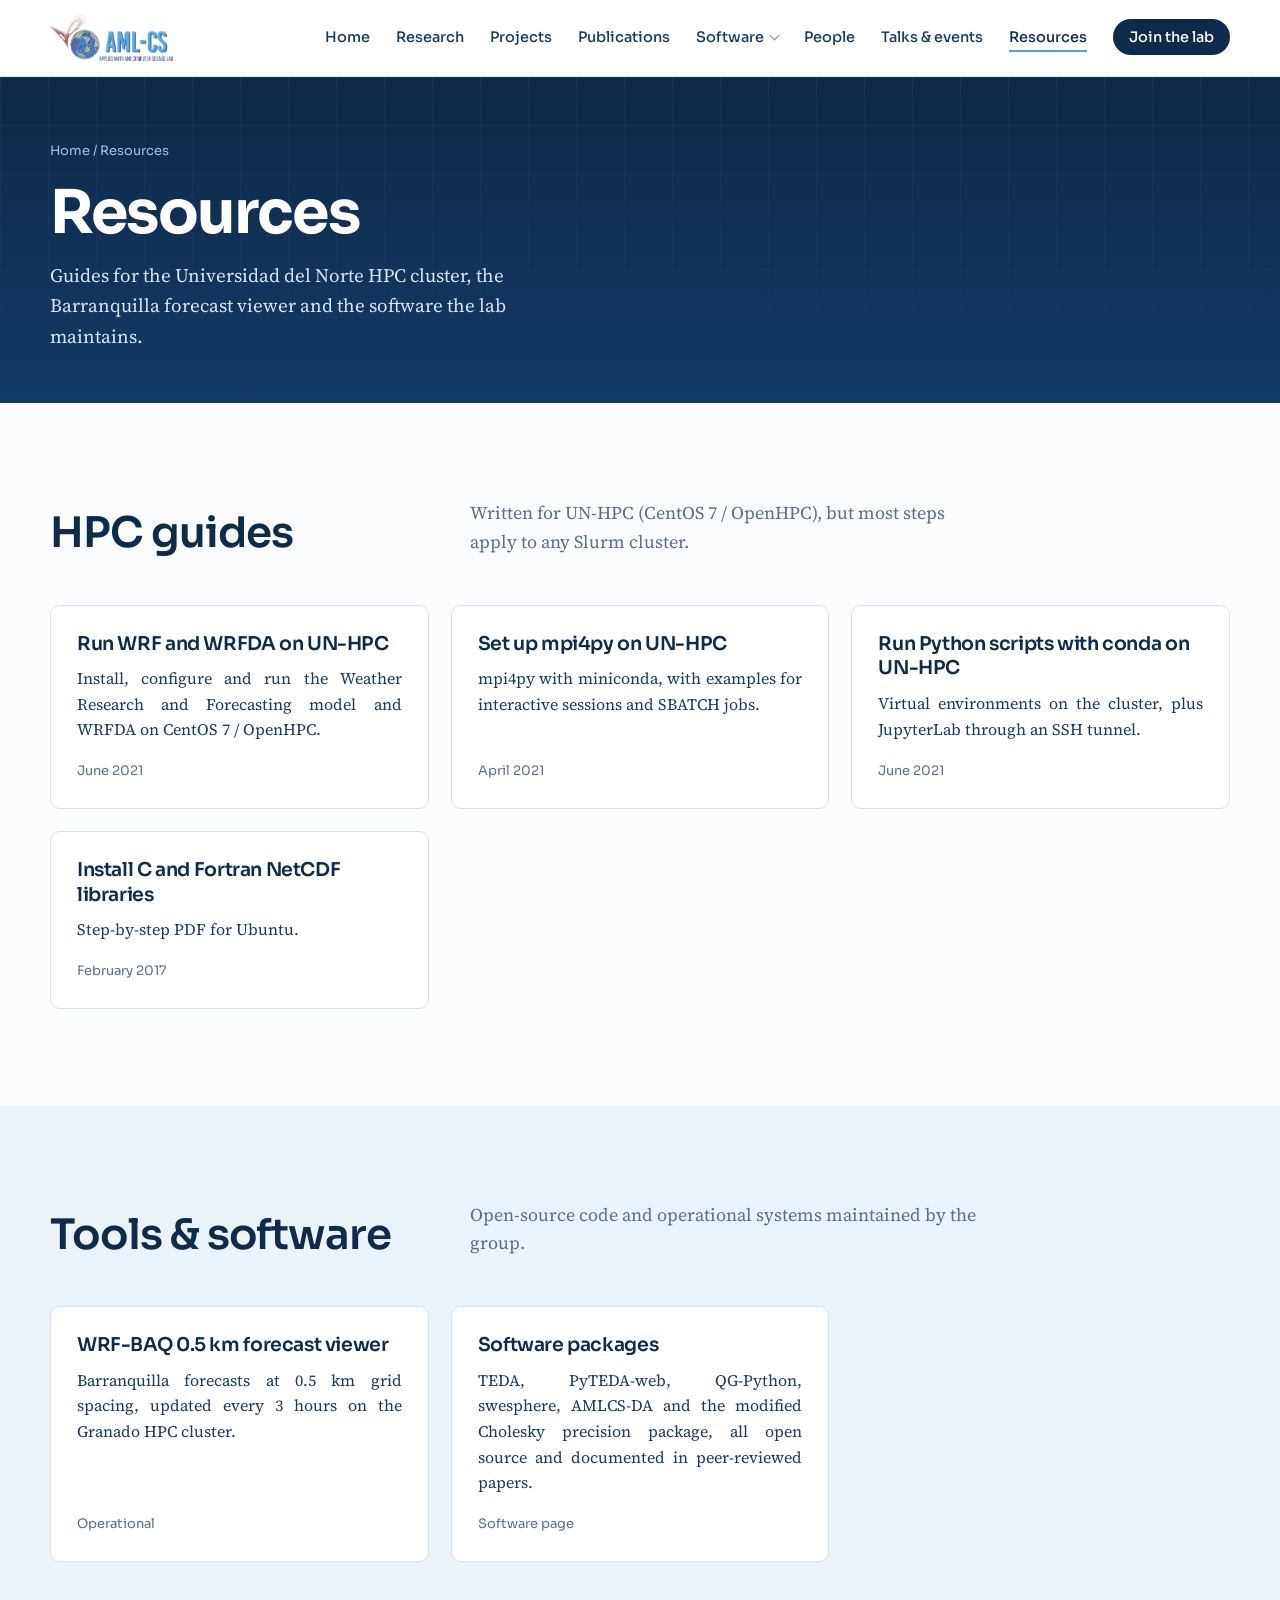
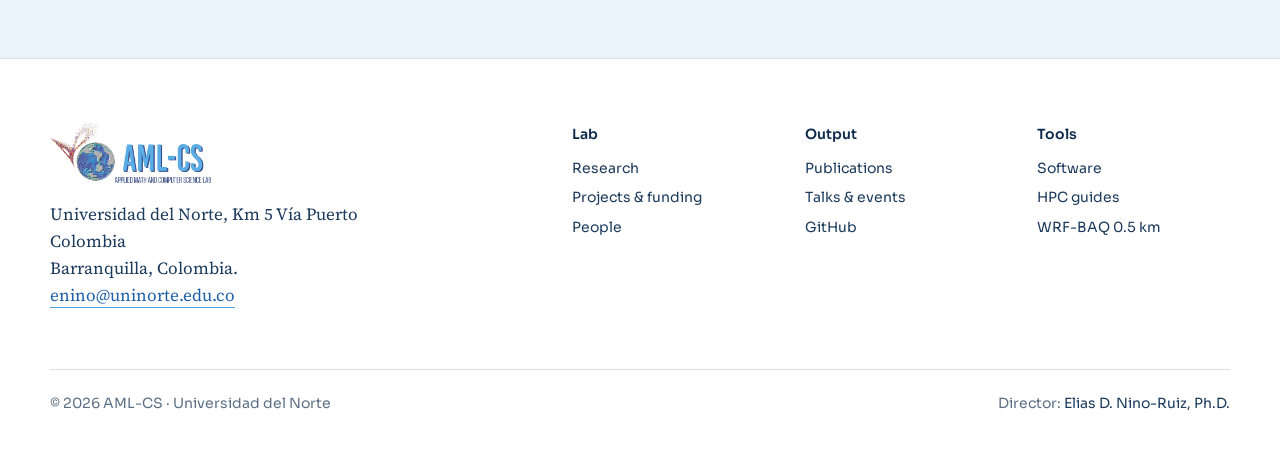
<file: resources/index.html>
<!DOCTYPE html>
<html lang="en">
<head>
<meta charset="utf-8"><meta name="viewport" content="width=device-width, initial-scale=1">
<title>Resources: AML-CS</title>
<meta name="description" content="Applied Math and Computer Science Lab at Universidad del Norte, Barranquilla, Colombia.">
<meta property="og:title" content="Resources: AML-CS"><meta property="og:description" content="Applied Math and Computer Science Lab at Universidad del Norte, Barranquilla, Colombia.">
<link rel="icon" href="../assets/img/logo.png">
<link rel="preconnect" href="https://fonts.googleapis.com">
<link href="https://fonts.googleapis.com/css2?family=Sora:wght@400;500;600;700&family=Source+Serif+4:ital,opsz,wght@0,8..60,400;0,8..60,600;1,8..60,400&display=swap" rel="stylesheet">
<link rel="stylesheet" href="../assets/css/site.css">

</head>
<body>
<header class="site"><div class="wrap nav">
  <a href="../"><img class="logo" src="../assets/img/logo.png" alt="AML-CS: Applied Math and Computer Science Lab"></a>
  <nav aria-label="Main"><ul><li><a href="../">Home</a></li><li><a href="../#research">Research</a></li><li><a href="../projects/">Projects</a></li><li><a href="../publications/">Publications</a></li><li class="has-sub"><a href="../software/">Software</a><ul class="sub"><li><a href="../software/pyteda/">PyTEDA-web</a></li><li><a href="../software/qg-python/">QG-Python</a></li><li><a href="../software/swesphere/">swesphere</a></li><li><a href="../software/#teda">TEDA</a></li></ul></li><li><a href="../people/">People</a></li><li><a href="../talks/">Talks & events</a></li><li><a href="../resources/" aria-current="page">Resources</a></li><li><a class="cta" href="mailto:enino@uninorte.edu.co">Join the lab</a></li></ul></nav>
  <button class="burger" aria-expanded="false" aria-label="Open menu">Menu</button>
</div></header>
<div class="pagehead"><div class="wrap">
  <div><div class="crumb"><a href="../">Home</a> / Resources</div><h1>Resources</h1><p>Guides for the Universidad del Norte HPC cluster, the Barranquilla forecast viewer and the software the lab maintains.</p></div>
  <div></div>
</div></div>
<section><div class="wrap">
  <div class="sec-head"><h2>HPC guides</h2><p>Written for UN-HPC (CentOS 7 / OpenHPC), but most steps apply to any Slurm cluster.</p></div>
  <div class="guides"><a class="guide" href="wrf-wrfda-unhpc/"><h3>Run WRF and WRFDA on UN-HPC</h3><p>Install, configure and run the Weather Research and Forecasting model and WRFDA on CentOS 7 / OpenHPC.</p><span>June 2021</span></a><a class="guide" href="mpi4py-unhpc/"><h3>Set up mpi4py on UN-HPC</h3><p>mpi4py with miniconda, with examples for interactive sessions and SBATCH jobs.</p><span>April 2021</span></a><a class="guide" href="python-conda-unhpc/"><h3>Run Python scripts with conda on UN-HPC</h3><p>Virtual environments on the cluster, plus JupyterLab through an SSH tunnel.</p><span>June 2021</span></a><a class="guide" href="netcdf-c-fortran/"><h3>Install C and Fortran NetCDF libraries</h3><p>Step-by-step PDF for Ubuntu.</p><span>February 2017</span></a></div>
</div></section>
<section class="tint"><div class="wrap">
  <div class="sec-head"><h2>Tools &amp; software</h2><p>Open-source code and operational systems maintained by the group.</p></div>
  <div class="guides">
    <a class="guide" href="../wrf-baq-0.5km/"><h3>WRF-BAQ 0.5 km forecast viewer</h3><p>Barranquilla forecasts at 0.5 km grid spacing, updated every 3 hours on the Granado HPC cluster.</p><span>Operational</span></a>
    <a class="guide" href="../software/"><h3>Software packages</h3><p>TEDA, PyTEDA-web, QG-Python, swesphere, AMLCS-DA and the modified Cholesky precision package, all open source and documented in peer-reviewed papers.</p><span>Software page</span></a>
  </div>
</div></section>
<footer class="site"><div class="wrap">
  <div>
    <a href="../"><img class="logo-foot" src="../assets/img/logo.png" alt="AML-CS"></a>
    <p class="contact">Universidad del Norte, Km 5 Vía Puerto Colombia<br>Barranquilla, Colombia.<br><a href="mailto:enino@uninorte.edu.co">enino@uninorte.edu.co</a></p>
  </div>
  <div><h5>Lab</h5><ul><li><a href="../#research">Research</a></li><li><a href="../projects/">Projects &amp; funding</a></li><li><a href="../people/">People</a></li></ul></div>
  <div><h5>Output</h5><ul><li><a href="../publications/">Publications</a></li><li><a href="../talks/">Talks &amp; events</a></li><li><a href="https://github.com/AML-CS">GitHub</a></li></ul></div>
  <div><h5>Tools</h5><ul><li><a href="../software/">Software</a></li><li><a href="../resources/">HPC guides</a></li><li><a href="../wrf-baq-0.5km/">WRF-BAQ 0.5 km</a></li></ul></div>
  <div class="copy"><span>© 2026 AML-CS · Universidad del Norte</span><span>Director: <a href="https://enino84.github.io/">Elias D. Nino-Ruiz, Ph.D.</a></span></div>
</div></footer>
<script src="../assets/js/site.js"></script>
</body></html>
</file>
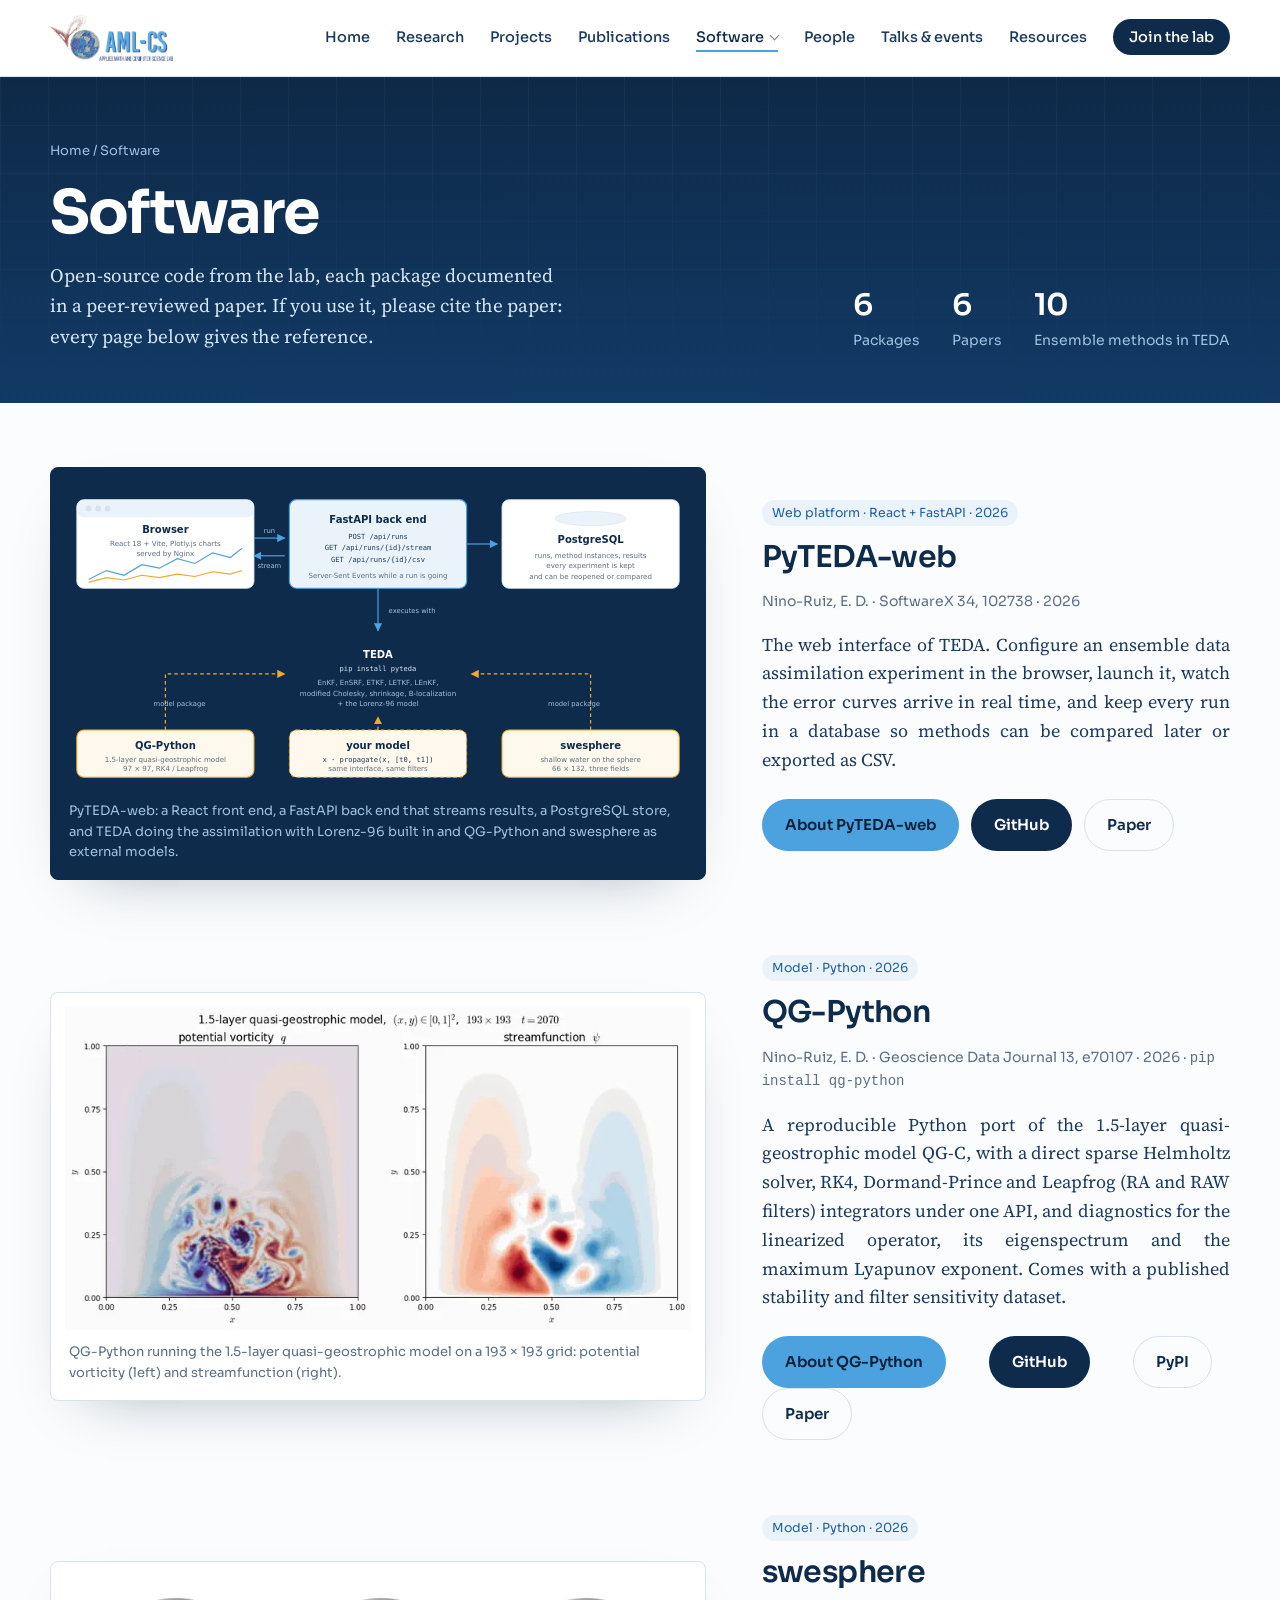
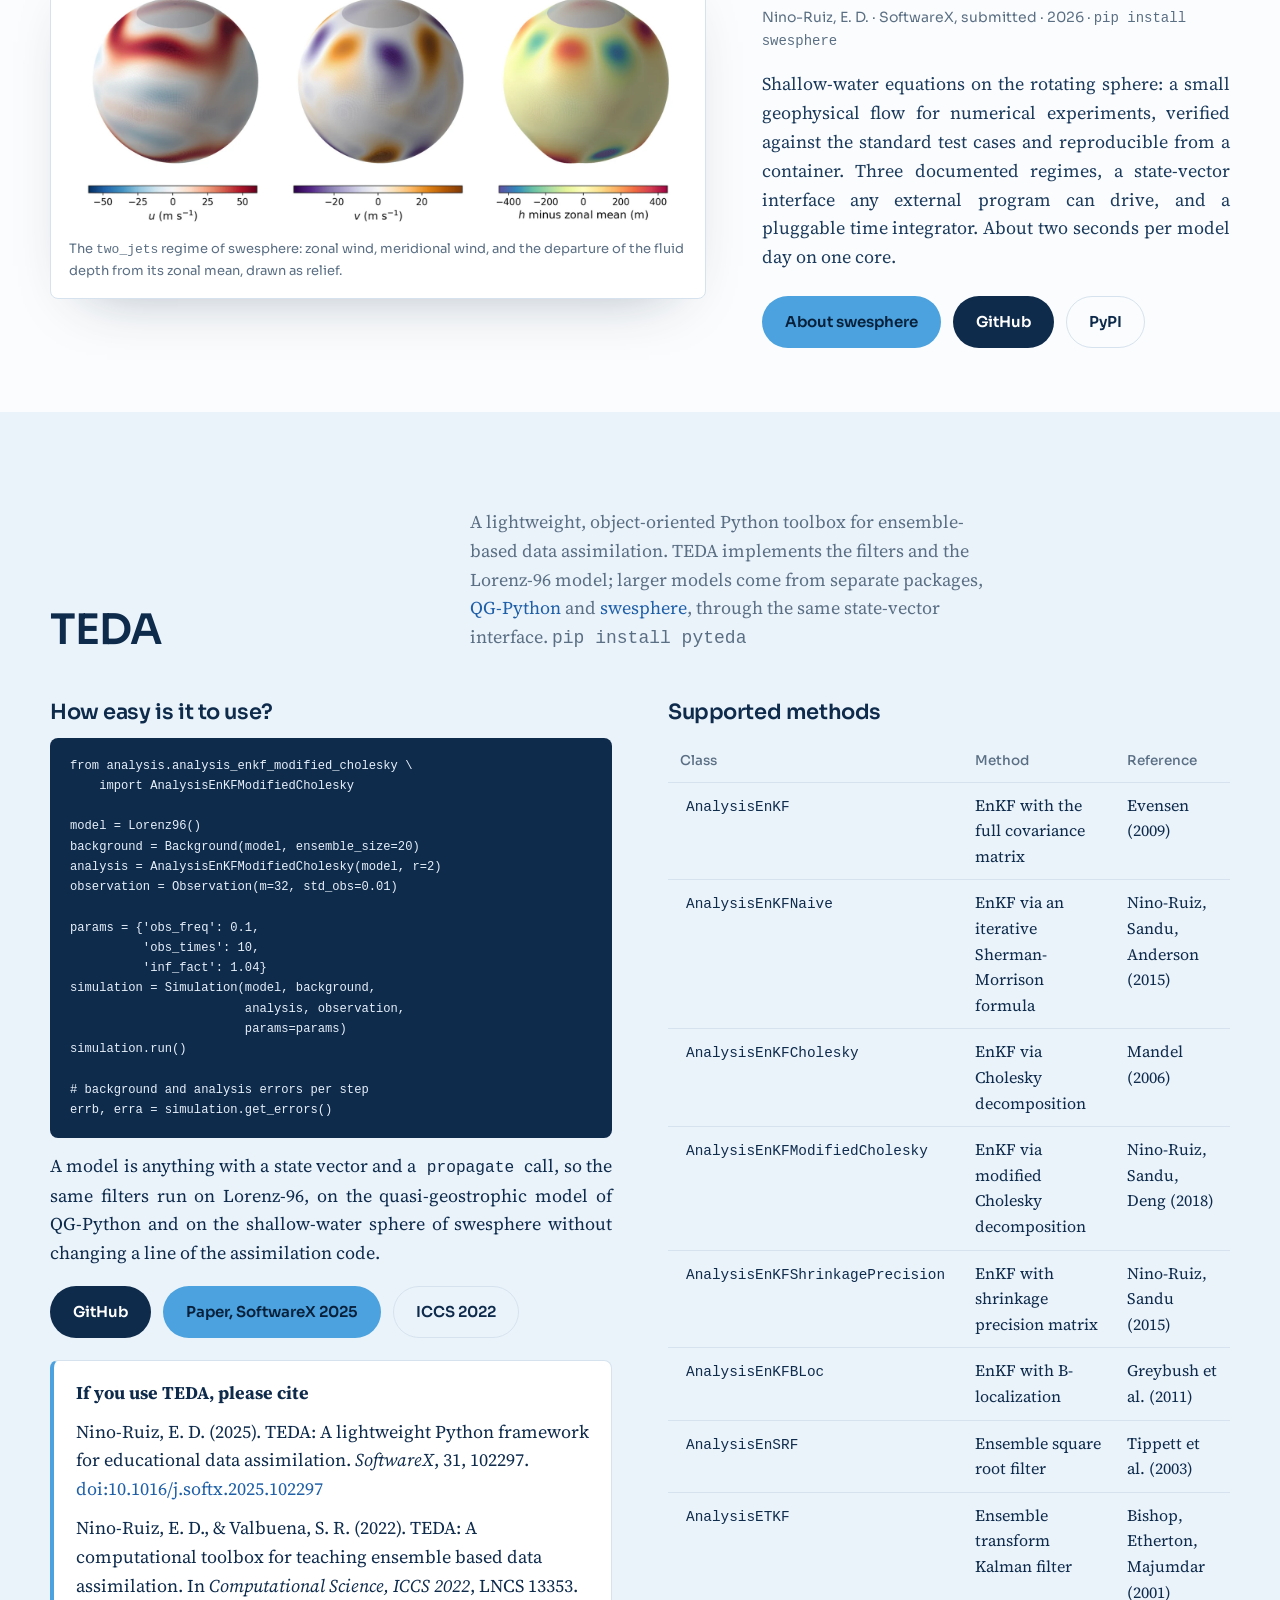
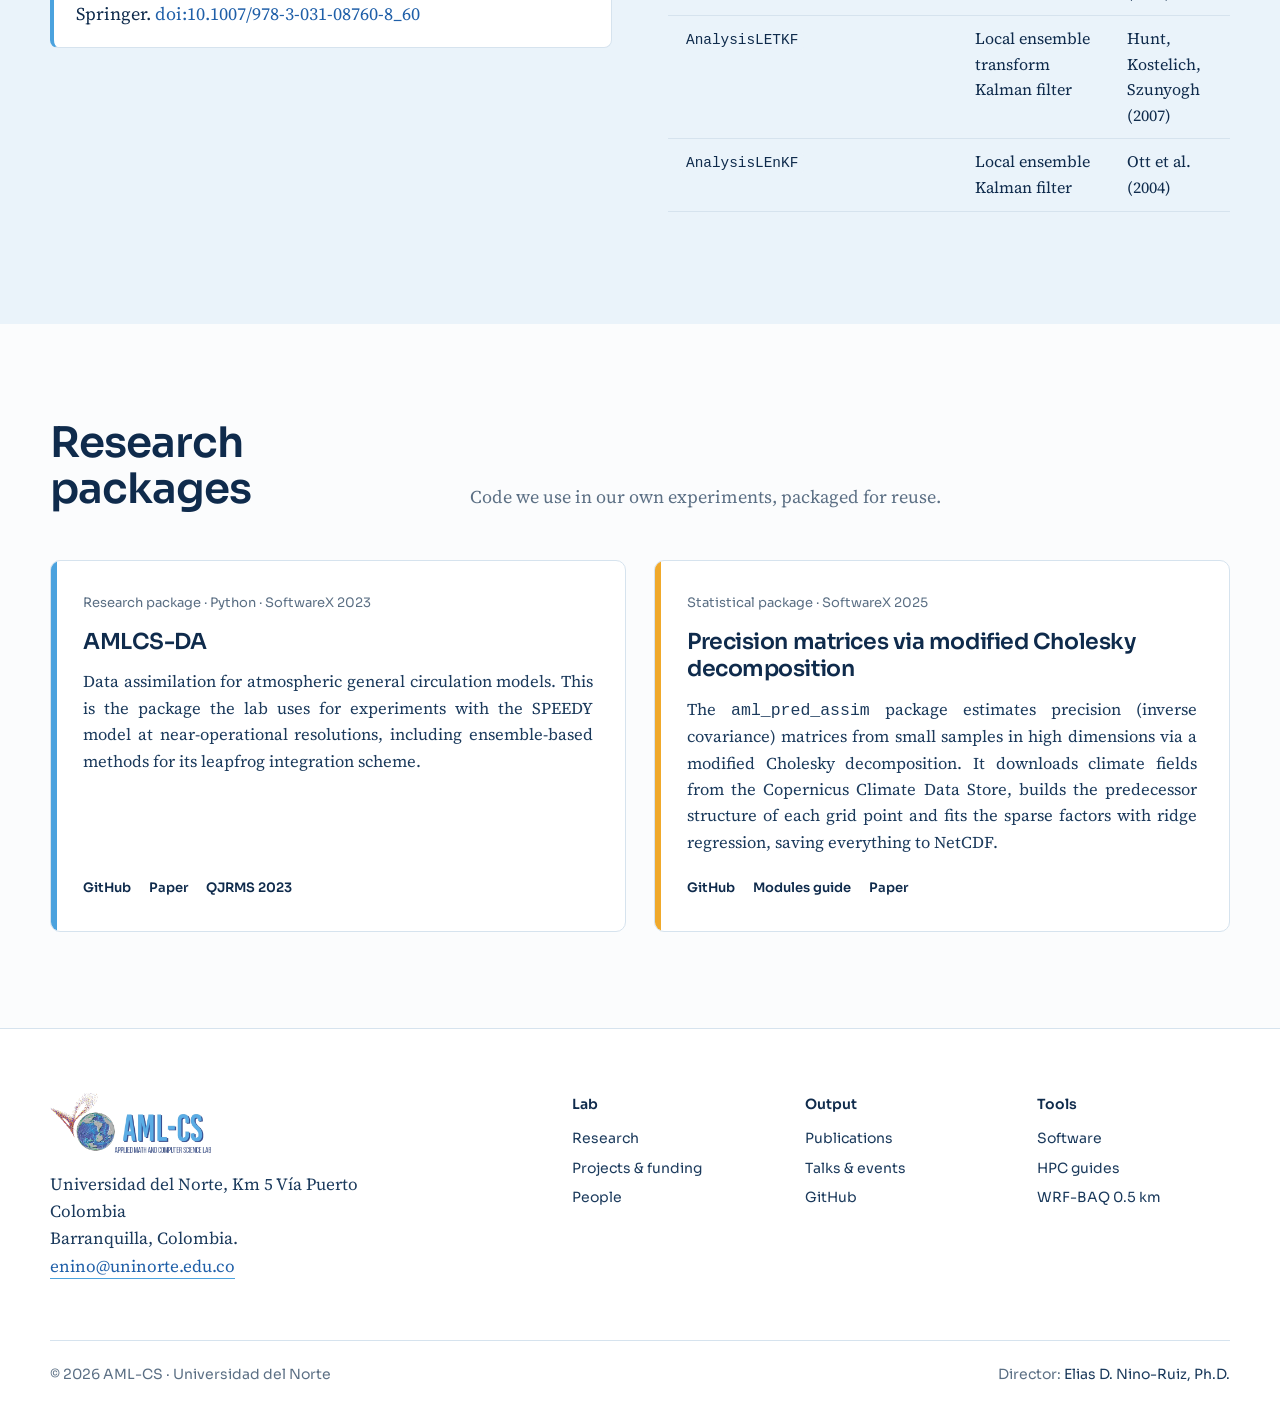
<file: software/index.html>
<!DOCTYPE html>
<html lang="en">
<head>
<meta charset="utf-8"><meta name="viewport" content="width=device-width, initial-scale=1">
<title>Software · AML-CS</title>
<meta name="description" content="Applied Math and Computer Science Lab at Universidad del Norte, Barranquilla, Colombia.">
<meta property="og:title" content="Software · AML-CS"><meta property="og:description" content="Applied Math and Computer Science Lab at Universidad del Norte, Barranquilla, Colombia.">
<link rel="icon" href="../assets/img/logo.png">
<link rel="preconnect" href="https://fonts.googleapis.com">
<link href="https://fonts.googleapis.com/css2?family=Sora:wght@400;500;600;700&family=Source+Serif+4:ital,opsz,wght@0,8..60,400;0,8..60,600;1,8..60,400&display=swap" rel="stylesheet">
<link rel="stylesheet" href="../assets/css/site.css">

</head>
<body>
<header class="site"><div class="wrap nav">
  <a href="../"><img class="logo" src="../assets/img/logo.png" alt="AML-CS: Applied Math and Computer Science Lab"></a>
  <nav aria-label="Main"><ul><li><a href="../">Home</a></li><li><a href="../#research">Research</a></li><li><a href="../projects/">Projects</a></li><li><a href="../publications/">Publications</a></li><li class="has-sub"><a href="../software/" aria-current="page">Software</a><ul class="sub"><li><a href="../software/pyteda/">PyTEDA-web</a></li><li><a href="../software/qg-python/">QG-Python</a></li><li><a href="../software/swesphere/">swesphere</a></li><li><a href="../software/#teda">TEDA</a></li></ul></li><li><a href="../people/">People</a></li><li><a href="../talks/">Talks & events</a></li><li><a href="../resources/">Resources</a></li><li><a class="cta" href="mailto:enino@uninorte.edu.co">Join the lab</a></li></ul></nav>
  <button class="burger" aria-expanded="false" aria-label="Open menu">Menu</button>
</div></header>
<div class="pagehead"><div class="wrap">
  <div><div class="crumb"><a href="../">Home</a> / Software</div><h1>Software</h1><p>Open-source code from the lab, each package documented in a peer-reviewed paper. If you use it, please cite the paper: every page below gives the reference.</p></div>
  <div class="counts"><div><b>6</b>Packages</div><div><b>6</b>Papers</div><div><b>10</b>Ensemble methods in TEDA</div></div>
</div></div>
<section style="padding:64px 0"><div class="wrap">
  <div class="feat" id="pyteda">
    <figure style="background:var(--navy);border-color:var(--navy)"><img src="../assets/img/figures/pyteda-web-arch.svg" alt="Architecture of PyTEDA-web: React front end, FastAPI back end, PostgreSQL, and TEDA with external models"><figcaption style="color:#9FC2E0">PyTEDA-web: a React front end, a FastAPI back end that streams results, a PostgreSQL store, and TEDA doing the assimilation with Lorenz-96 built in and QG-Python and swesphere as external models.</figcaption></figure>
    <div>
      <span class="status">Web platform · React + FastAPI · 2026</span>
      <h3 style="margin-top:14px">PyTEDA-web</h3>
      <div class="meta">Nino-Ruiz, E. D. · SoftwareX 34, 102738 · 2026</div>
      <p>The web interface of TEDA. Configure an ensemble data assimilation experiment in the browser, launch it, watch the error curves arrive in real time, and keep every run in a database so methods can be compared later or exported as CSV.</p>
      <p style="margin:0"><a class="btn primary" href="pyteda/">About PyTEDA-web</a> &nbsp; <a class="btn dark" href="https://github.com/enino84/pyteda-web">GitHub</a> &nbsp; <a class="btn ghost" style="border-color:var(--rule);color:var(--navy)" href="https://doi.org/10.1016/j.softx.2026.102738">Paper</a></p>
    </div>
  </div>

  <div class="feat" id="qg-python" style="margin-top:72px">
    <figure><picture><source srcset="../assets/img/figures/qg-model.webp" type="image/webp"><img src="../assets/img/figures/qg-model.jpg" alt="1.5-layer quasi-geostrophic model: potential vorticity and streamfunction"></picture><figcaption>QG-Python running the 1.5-layer quasi-geostrophic model on a 193 × 193 grid: potential vorticity (left) and streamfunction (right).</figcaption></figure>
    <div>
      <span class="status">Model · Python · 2026</span>
      <h3 style="margin-top:14px">QG-Python</h3>
      <div class="meta">Nino-Ruiz, E. D. · Geoscience Data Journal 13, e70107 · 2026 · <code>pip install qg-python</code></div>
      <p>A reproducible Python port of the 1.5-layer quasi-geostrophic model QG-C, with a direct sparse Helmholtz solver, RK4, Dormand-Prince and Leapfrog (RA and RAW filters) integrators under one API, and diagnostics for the linearized operator, its eigenspectrum and the maximum Lyapunov exponent. Comes with a published stability and filter sensitivity dataset.</p>
      <p style="margin:0"><a class="btn primary" href="qg-python/">About QG-Python</a> &nbsp; <a class="btn dark" href="https://github.com/enino84/qg-leapfrog-stability">GitHub</a> &nbsp; <a class="btn ghost" style="border-color:var(--rule);color:var(--navy)" href="https://pypi.org/project/qg-python/">PyPI</a> &nbsp; <a class="btn ghost" style="border-color:var(--rule);color:var(--navy)" href="https://doi.org/10.1002/gdj3.70107">Paper</a></p>
    </div>
  </div>

  <div class="feat" id="swesphere" style="margin-top:72px">
    <figure><picture><source srcset="../assets/img/figures/swesphere-globes.webp" type="image/webp"><img src="../assets/img/figures/swesphere-globes.jpg" alt="Shallow-water model on the sphere: zonal wind, meridional wind and depth anomaly of the two_jets regime"></picture><figcaption>The <code>two_jets</code> regime of swesphere: zonal wind, meridional wind, and the departure of the fluid depth from its zonal mean, drawn as relief.</figcaption></figure>
    <div>
      <span class="status">Model · Python · 2026</span>
      <h3 style="margin-top:14px">swesphere</h3>
      <div class="meta">Nino-Ruiz, E. D. · SoftwareX, submitted · 2026 · <code>pip install swesphere</code></div>
      <p>Shallow-water equations on the rotating sphere: a small geophysical flow for numerical experiments, verified against the standard test cases and reproducible from a container. Three documented regimes, a state-vector interface any external program can drive, and a pluggable time integrator. About two seconds per model day on one core.</p>
      <p style="margin:0"><a class="btn primary" href="swesphere/">About swesphere</a> &nbsp; <a class="btn dark" href="https://github.com/enino84/swesphere">GitHub</a> &nbsp; <a class="btn ghost" style="border-color:var(--rule);color:var(--navy)" href="https://pypi.org/project/swesphere/">PyPI</a></p>
    </div>
  </div>
</div></section>

<section class="tint" id="teda"><div class="wrap">
  <div class="sec-head"><h2>TEDA</h2><p>A lightweight, object-oriented Python toolbox for ensemble-based data assimilation. TEDA implements the filters and the Lorenz-96 model; larger models come from separate packages, <a href="qg-python/">QG-Python</a> and <a href="swesphere/">swesphere</a>, through the same state-vector interface. <code>pip install pyteda</code></p></div>
  <div class="two" style="align-items:start">
    <div class="prose">
      <h3 style="margin-top:0">How easy is it to use?</h3>
      <pre><code>from analysis.analysis_enkf_modified_cholesky \
    import AnalysisEnKFModifiedCholesky

model = Lorenz96()
background = Background(model, ensemble_size=20)
analysis = AnalysisEnKFModifiedCholesky(model, r=2)
observation = Observation(m=32, std_obs=0.01)

params = {'obs_freq': 0.1,
          'obs_times': 10,
          'inf_fact': 1.04}
simulation = Simulation(model, background,
                        analysis, observation,
                        params=params)
simulation.run()

# background and analysis errors per step
errb, erra = simulation.get_errors()</code></pre>
      <p>A model is anything with a state vector and a <code>propagate</code> call, so the same filters run on Lorenz-96, on the quasi-geostrophic model of QG-Python and on the shallow-water sphere of swesphere without changing a line of the assimilation code.</p>
      <p style="margin:0 0 22px"><a class="btn dark" href="https://github.com/enino84/TEDA">GitHub</a> &nbsp; <a class="btn primary" href="https://doi.org/10.1016/j.softx.2025.102297">Paper, SoftwareX 2025</a> &nbsp; <a class="btn ghost" style="border-color:var(--rule);color:var(--navy)" href="https://doi.org/10.1007/978-3-031-08760-8_60">ICCS 2022</a></p>
      <div class="cite"><p><b>If you use TEDA, please cite</b></p><p>Nino-Ruiz, E. D. (2025). TEDA: A lightweight Python framework for educational data assimilation. <i>SoftwareX</i>, 31, 102297. <a href="https://doi.org/10.1016/j.softx.2025.102297">doi:10.1016/j.softx.2025.102297</a></p><p style="margin:0">Nino-Ruiz, E. D., &amp; Valbuena, S. R. (2022). TEDA: A computational toolbox for teaching ensemble based data assimilation. In <i>Computational Science, ICCS 2022</i>, LNCS 13353. Springer. <a href="https://doi.org/10.1007/978-3-031-08760-8_60">doi:10.1007/978-3-031-08760-8_60</a></p></div>
    </div>
    <div class="prose" style="max-width:none">
      <h3 style="margin-top:0">Supported methods</h3>
      <table><thead><tr><th>Class</th><th>Method</th><th>Reference</th></tr></thead><tbody><tr><td><code>AnalysisEnKF</code></td><td>EnKF with the full covariance matrix</td><td>Evensen (2009)</td></tr><tr><td><code>AnalysisEnKFNaive</code></td><td>EnKF via an iterative Sherman-Morrison formula</td><td>Nino-Ruiz, Sandu, Anderson (2015)</td></tr><tr><td><code>AnalysisEnKFCholesky</code></td><td>EnKF via Cholesky decomposition</td><td>Mandel (2006)</td></tr><tr><td><code>AnalysisEnKFModifiedCholesky</code></td><td>EnKF via modified Cholesky decomposition</td><td>Nino-Ruiz, Sandu, Deng (2018)</td></tr><tr><td><code>AnalysisEnKFShrinkagePrecision</code></td><td>EnKF with shrinkage precision matrix</td><td>Nino-Ruiz, Sandu (2015)</td></tr><tr><td><code>AnalysisEnKFBLoc</code></td><td>EnKF with B-localization</td><td>Greybush et al. (2011)</td></tr><tr><td><code>AnalysisEnSRF</code></td><td>Ensemble square root filter</td><td>Tippett et al. (2003)</td></tr><tr><td><code>AnalysisETKF</code></td><td>Ensemble transform Kalman filter</td><td>Bishop, Etherton, Majumdar (2001)</td></tr><tr><td><code>AnalysisLETKF</code></td><td>Local ensemble transform Kalman filter</td><td>Hunt, Kostelich, Szunyogh (2007)</td></tr><tr><td><code>AnalysisLEnKF</code></td><td>Local ensemble Kalman filter</td><td>Ott et al. (2004)</td></tr></tbody></table>
    </div>
  </div>
</div></section>

<section><div class="wrap">
  <div class="sec-head"><h2>Research packages</h2><p>Code we use in our own experiments, packaged for reuse.</p></div>
  <div class="projects">
    <div class="proj" id="amlcs-da">
      <div class="funder">Research package · Python · SoftwareX 2023</div>
      <h3>AMLCS-DA</h3>
      <p>Data assimilation for atmospheric general circulation models. This is the package the lab uses for experiments with the SPEEDY model at near-operational resolutions, including ensemble-based methods for its leapfrog integration scheme.</p>
      <div class="row"><a href="https://github.com/enino84/AMLCS"><b>GitHub</b></a><a href="https://doi.org/10.1016/j.softx.2023.101374"><b>Paper</b></a><a href="https://doi.org/10.1002/qj.4424"><b>QJRMS 2023</b></a></div>
    </div>
    <div class="proj amber" id="mcholesky">
      <div class="funder">Statistical package · SoftwareX 2025</div>
      <h3>Precision matrices via modified Cholesky decomposition</h3>
      <p>The <code>aml_pred_assim</code> package estimates precision (inverse covariance) matrices from small samples in high dimensions via a modified Cholesky decomposition. It downloads climate fields from the Copernicus Climate Data Store, builds the predecessor structure of each grid point and fits the sparse factors with ridge regression, saving everything to NetCDF.</p>
      <div class="row"><a href="https://github.com/Dysaca22/aml_pred_assim"><b>GitHub</b></a><a href="https://github.com/Dysaca22/aml_pred_assim/blob/main/Modules_Guide.md"><b>Modules guide</b></a><a href="https://doi.org/10.1016/j.softx.2025.102125"><b>Paper</b></a></div>
    </div>
  </div>
</div></section>
<footer class="site"><div class="wrap">
  <div>
    <a href="../"><img class="logo-foot" src="../assets/img/logo.png" alt="AML-CS"></a>
    <p class="contact">Universidad del Norte, Km 5 Vía Puerto Colombia<br>Barranquilla, Colombia.<br><a href="mailto:enino@uninorte.edu.co">enino@uninorte.edu.co</a></p>
  </div>
  <div><h5>Lab</h5><ul><li><a href="../#research">Research</a></li><li><a href="../projects/">Projects &amp; funding</a></li><li><a href="../people/">People</a></li></ul></div>
  <div><h5>Output</h5><ul><li><a href="../publications/">Publications</a></li><li><a href="../talks/">Talks &amp; events</a></li><li><a href="https://github.com/AML-CS">GitHub</a></li></ul></div>
  <div><h5>Tools</h5><ul><li><a href="../software/">Software</a></li><li><a href="../resources/">HPC guides</a></li><li><a href="../wrf-baq-0.5km/">WRF-BAQ 0.5 km</a></li></ul></div>
  <div class="copy"><span>© 2026 AML-CS · Universidad del Norte</span><span>Director: <a href="https://enino84.github.io/">Elias D. Nino-Ruiz, Ph.D.</a></span></div>
</div></footer>
<script src="../assets/js/site.js"></script>
</body></html>
</file>
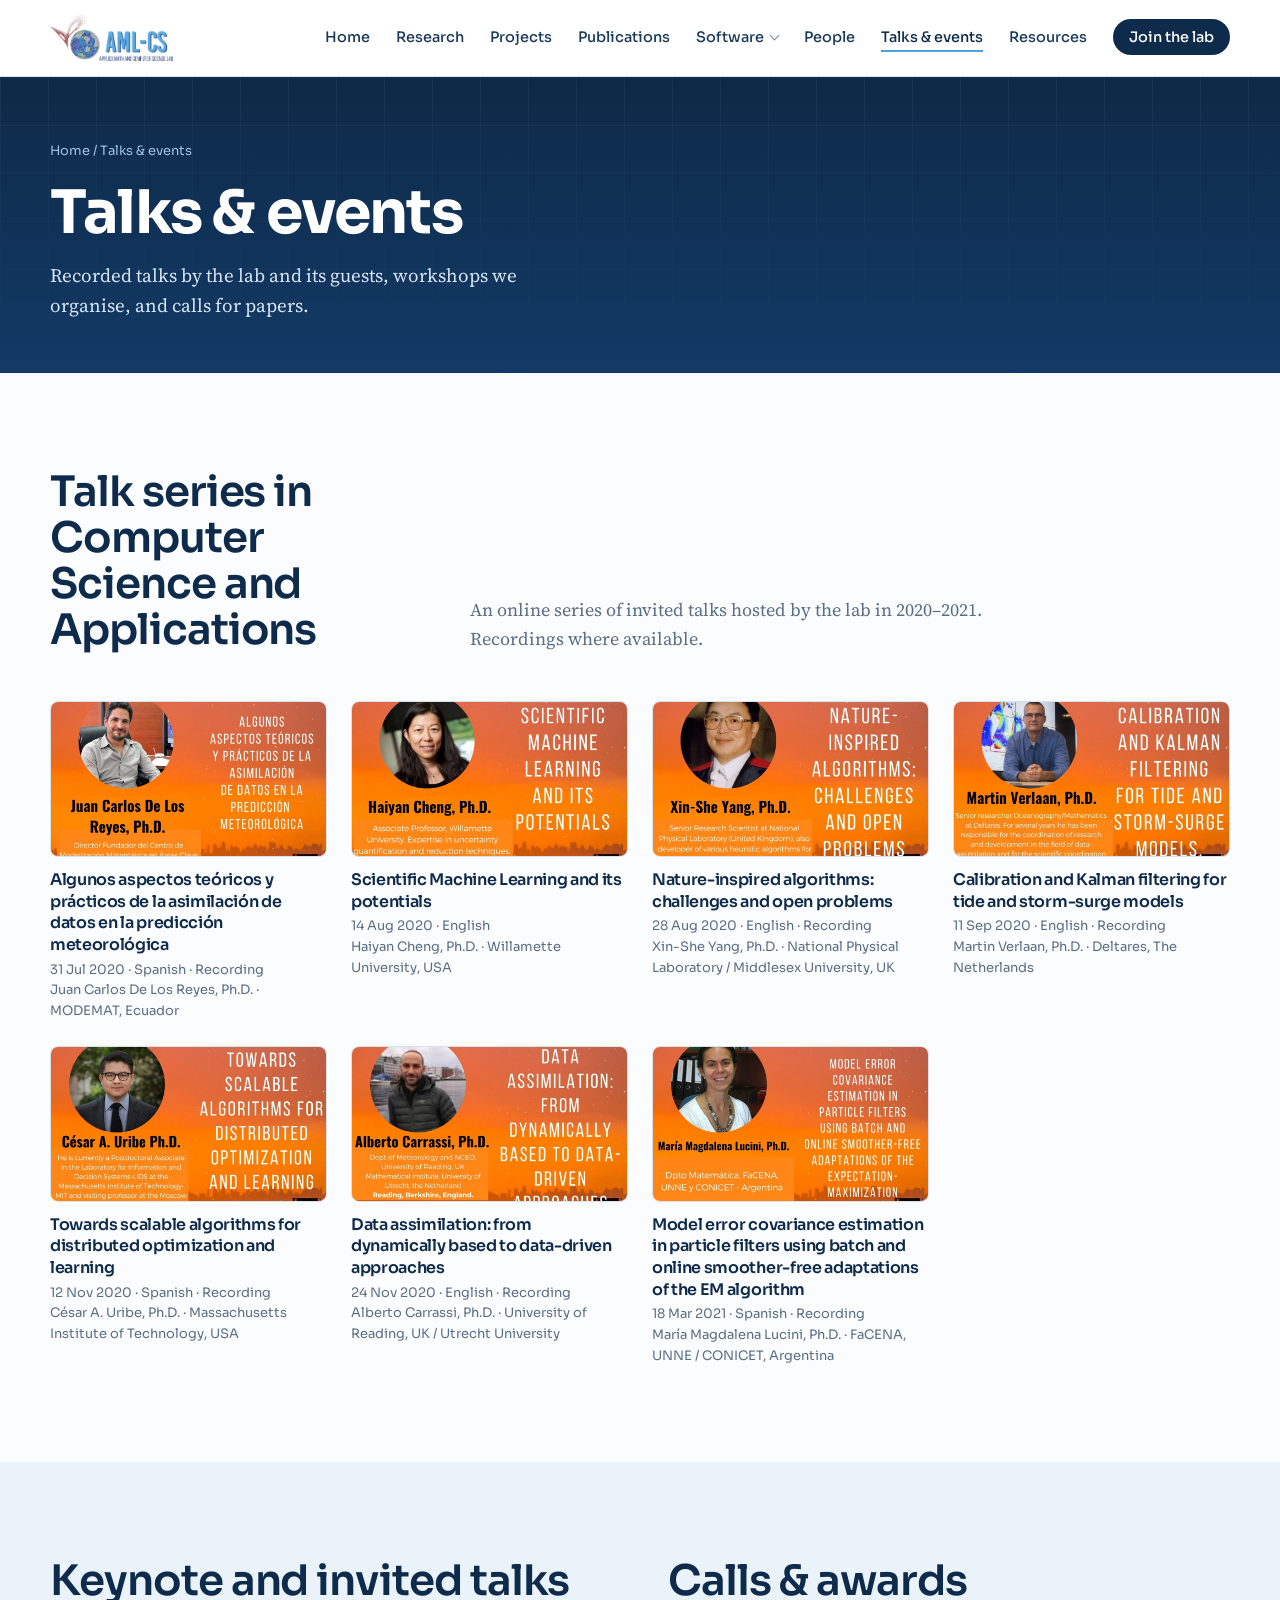
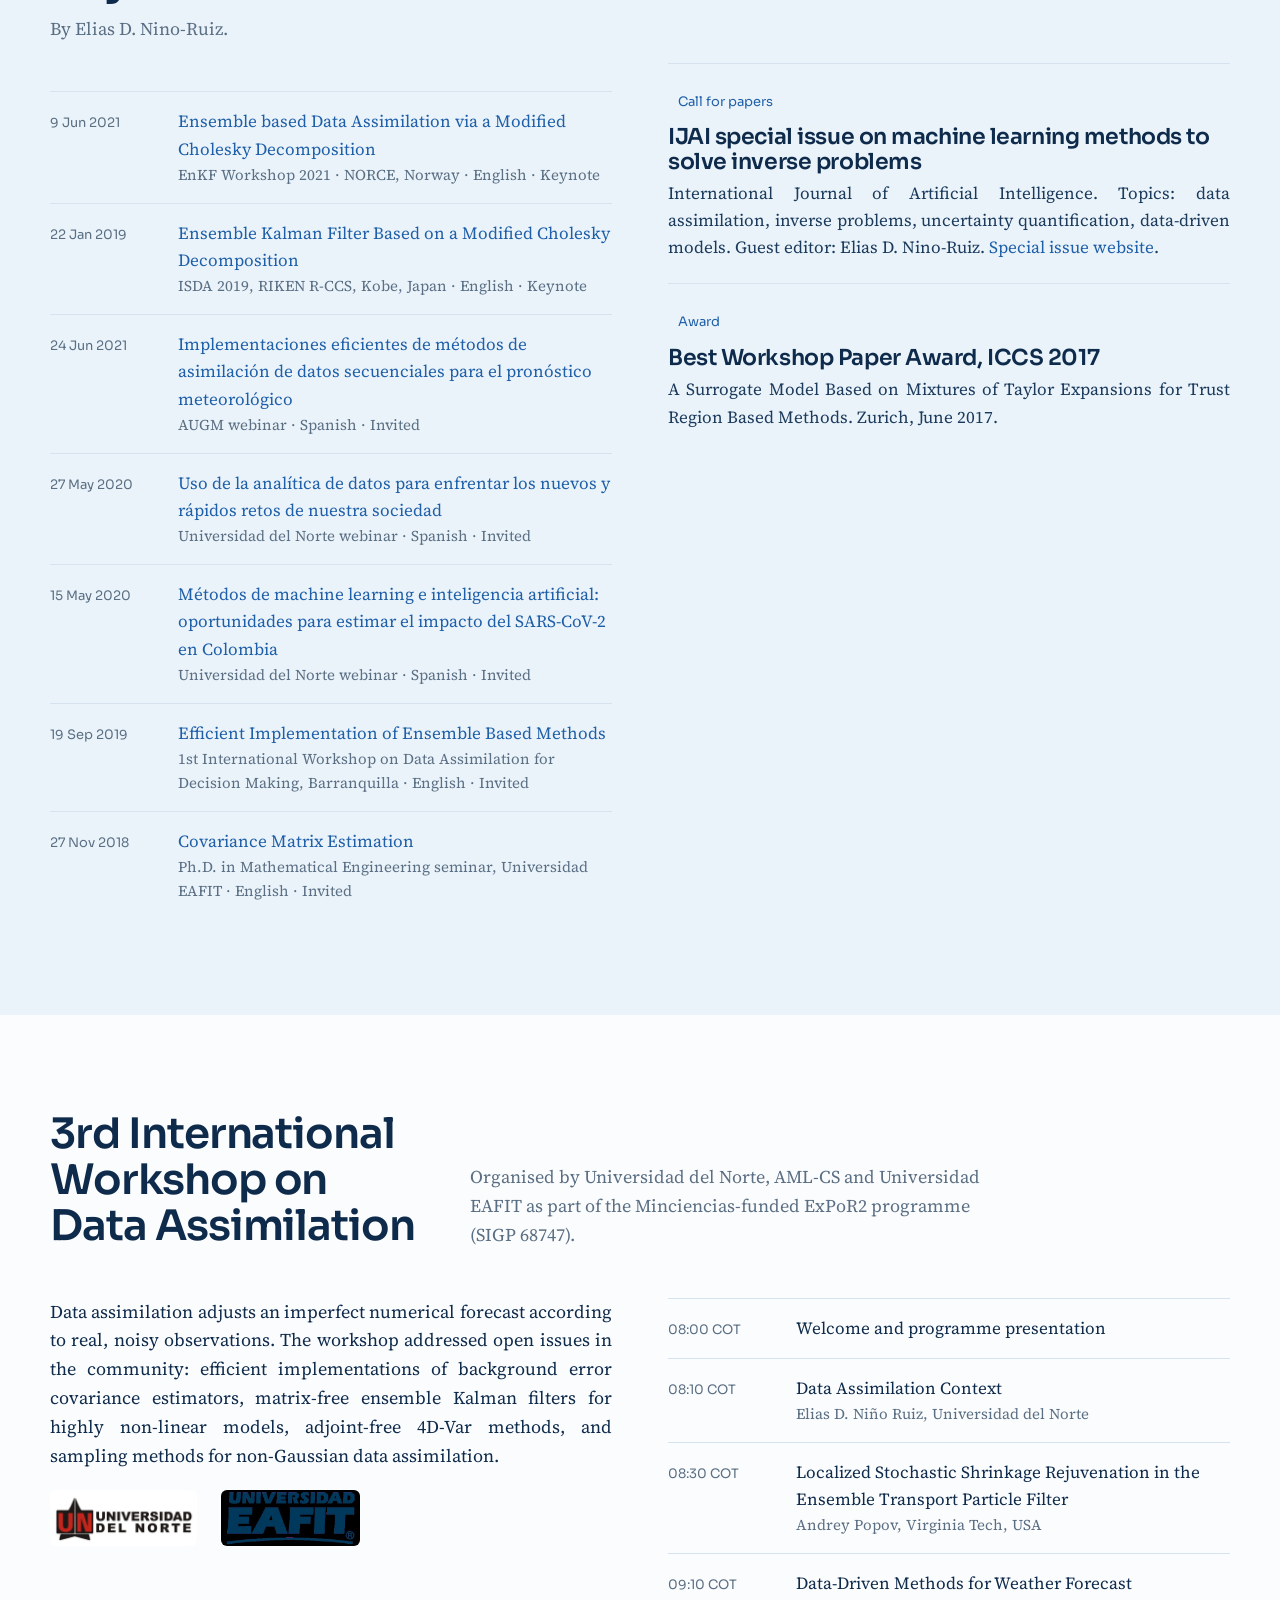
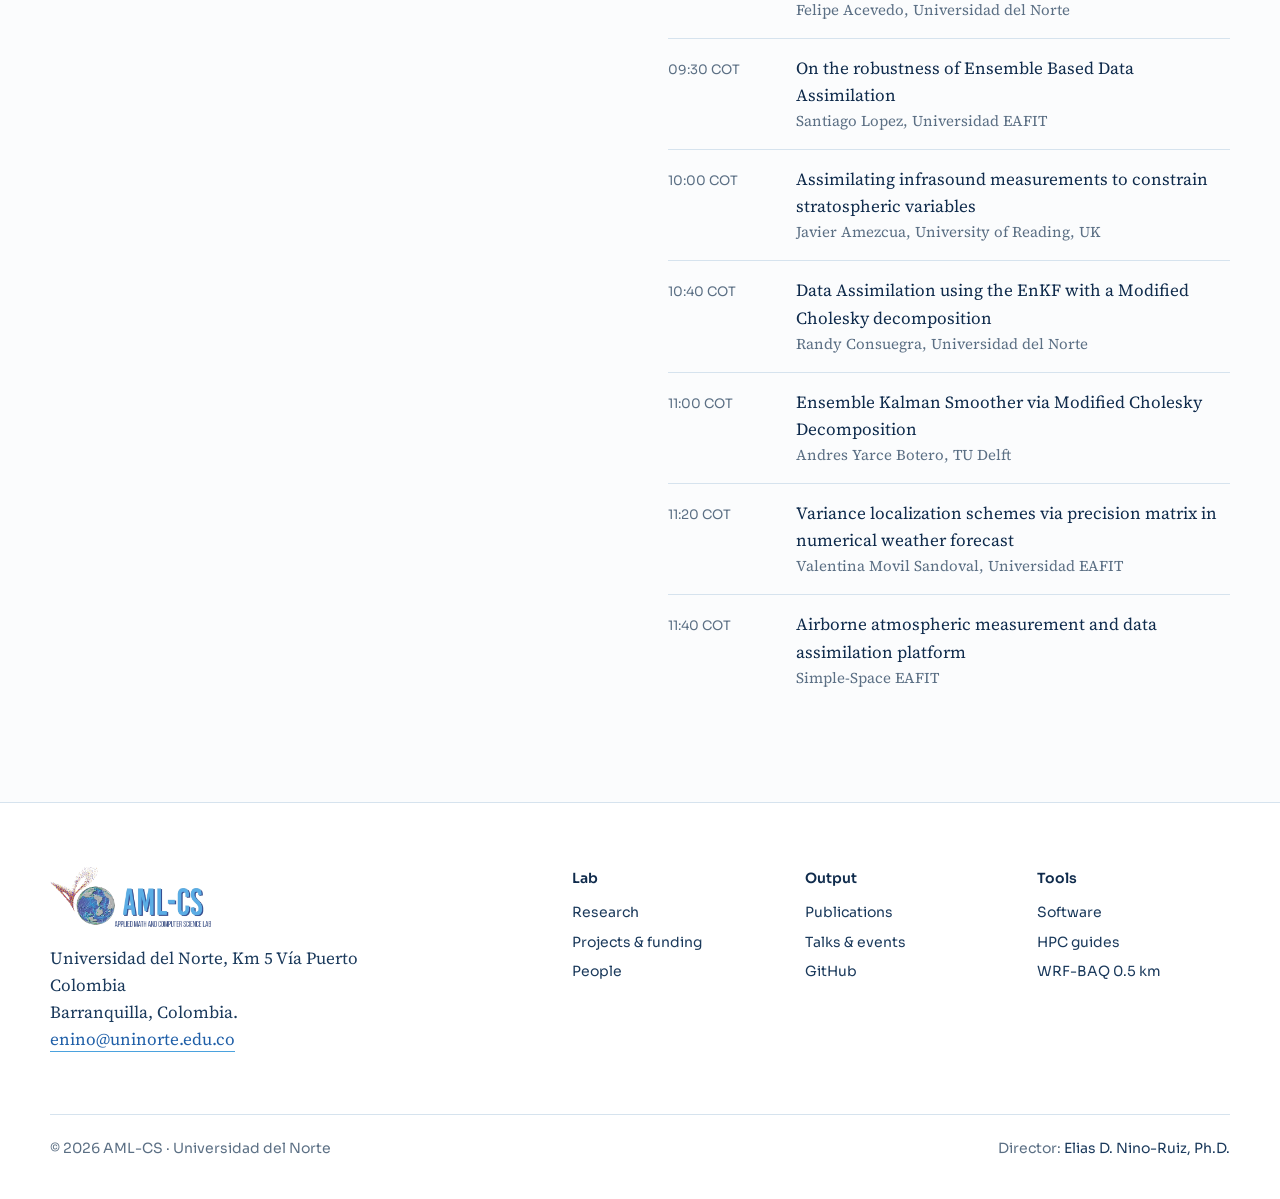
<file: talks/index.html>
<!DOCTYPE html>
<html lang="en">
<head>
<meta charset="utf-8"><meta name="viewport" content="width=device-width, initial-scale=1">
<title>Talks &amp; events: AML-CS</title>
<meta name="description" content="Applied Math and Computer Science Lab at Universidad del Norte, Barranquilla, Colombia.">
<meta property="og:title" content="Talks &amp; events: AML-CS"><meta property="og:description" content="Applied Math and Computer Science Lab at Universidad del Norte, Barranquilla, Colombia.">
<link rel="icon" href="../assets/img/logo.png">
<link rel="preconnect" href="https://fonts.googleapis.com">
<link href="https://fonts.googleapis.com/css2?family=Sora:wght@400;500;600;700&family=Source+Serif+4:ital,opsz,wght@0,8..60,400;0,8..60,600;1,8..60,400&display=swap" rel="stylesheet">
<link rel="stylesheet" href="../assets/css/site.css">

</head>
<body>
<header class="site"><div class="wrap nav">
  <a href="../"><img class="logo" src="../assets/img/logo.png" alt="AML-CS: Applied Math and Computer Science Lab"></a>
  <nav aria-label="Main"><ul><li><a href="../">Home</a></li><li><a href="../#research">Research</a></li><li><a href="../projects/">Projects</a></li><li><a href="../publications/">Publications</a></li><li class="has-sub"><a href="../software/">Software</a><ul class="sub"><li><a href="../software/pyteda/">PyTEDA-web</a></li><li><a href="../software/qg-python/">QG-Python</a></li><li><a href="../software/swesphere/">swesphere</a></li><li><a href="../software/#teda">TEDA</a></li></ul></li><li><a href="../people/">People</a></li><li><a href="../talks/" aria-current="page">Talks & events</a></li><li><a href="../resources/">Resources</a></li><li><a class="cta" href="mailto:enino@uninorte.edu.co">Join the lab</a></li></ul></nav>
  <button class="burger" aria-expanded="false" aria-label="Open menu">Menu</button>
</div></header>
<div class="pagehead"><div class="wrap">
  <div><div class="crumb"><a href="../">Home</a> / Talks &amp; events</div><h1>Talks &amp; events</h1><p>Recorded talks by the lab and its guests, workshops we organise, and calls for papers.</p></div>
  <div></div>
</div></div>
<section><div class="wrap">
  <div class="sec-head"><h2>Talk series in Computer Science and Applications</h2><p>An online series of invited talks hosted by the lab in 2020–2021. Recordings where available.</p></div>
  <div class="videos"><div class="video"><a href="https://youtu.be/05F8pX-IIIA"><img src="../assets/img/talks/31-07-2020.jpg" alt="Algunos aspectos teóricos y prácticos de la asimilación de datos en la predicción meteorológica"></a><h3><a href="https://youtu.be/05F8pX-IIIA">Algunos aspectos teóricos y prácticos de la asimilación de datos en la predicción meteorológica</a></h3><p>31 Jul 2020 · Spanish · Recording<br>Juan Carlos De Los Reyes, Ph.D. · MODEMAT, Ecuador</p></div><div class="video"><img src="../assets/img/talks/14-08-2020.jpg" alt="Scientific Machine Learning and its potentials"><h3>Scientific Machine Learning and its potentials</h3><p>14 Aug 2020 · English<br>Haiyan Cheng, Ph.D. · Willamette University, USA</p></div><div class="video"><a href="https://drive.google.com/file/d/1QXyE74a6RNGI6DvfOby0ORhRuLgzB7tl/view?usp=sharing"><img src="../assets/img/talks/28-08-2020.jpg" alt="Nature-inspired algorithms: challenges and open problems"></a><h3><a href="https://drive.google.com/file/d/1QXyE74a6RNGI6DvfOby0ORhRuLgzB7tl/view?usp=sharing">Nature-inspired algorithms: challenges and open problems</a></h3><p>28 Aug 2020 · English · Recording<br>Xin-She Yang, Ph.D. · National Physical Laboratory / Middlesex University, UK</p></div><div class="video"><a href="https://youtu.be/K3Yt4zkXyUk"><img src="../assets/img/talks/11-09-2020.jpg" alt="Calibration and Kalman filtering for tide and storm-surge models"></a><h3><a href="https://youtu.be/K3Yt4zkXyUk">Calibration and Kalman filtering for tide and storm-surge models</a></h3><p>11 Sep 2020 · English · Recording<br>Martin Verlaan, Ph.D. · Deltares, The Netherlands</p></div><div class="video"><a href="https://youtu.be/zw-S7B2h3cM"><img src="../assets/img/talks/12-11-2020.jpg" alt="Towards scalable algorithms for distributed optimization and learning"></a><h3><a href="https://youtu.be/zw-S7B2h3cM">Towards scalable algorithms for distributed optimization and learning</a></h3><p>12 Nov 2020 · Spanish · Recording<br>César A. Uribe, Ph.D. · Massachusetts Institute of Technology, USA</p></div><div class="video"><a href="https://youtu.be/6rDwD6CqPBM"><img src="../assets/img/talks/24-11-2020.jpg" alt="Data assimilation: from dynamically based to data-driven approaches"></a><h3><a href="https://youtu.be/6rDwD6CqPBM">Data assimilation: from dynamically based to data-driven approaches</a></h3><p>24 Nov 2020 · English · Recording<br>Alberto Carrassi, Ph.D. · University of Reading, UK / Utrecht University</p></div><div class="video"><a href="https://drive.google.com/file/d/140gKi8jwk1bONUfC7kczxscHJRap59xT/view?usp=sharing"><img src="../assets/img/talks/18-03-2021.jpg" alt="Model error covariance estimation in particle filters using batch and online smoother-free adaptations of the EM algorithm"></a><h3><a href="https://drive.google.com/file/d/140gKi8jwk1bONUfC7kczxscHJRap59xT/view?usp=sharing">Model error covariance estimation in particle filters using batch and online smoother-free adaptations of the EM algorithm</a></h3><p>18 Mar 2021 · Spanish · Recording<br>María Magdalena Lucini, Ph.D. · FaCENA, UNNE / CONICET, Argentina</p></div></div>
</div></section>
<section class="tint"><div class="wrap two">
  <div><div class="sec-head" style="grid-template-columns:1fr;gap:10px"><h2>Keynote and invited talks</h2><p>By Elias D. Nino-Ruiz.</p></div><div class="talk"><time>9 Jun 2021</time><div><a href="http://www.youtube.com/watch?v=7_laGIOn__I&t=238m39s">Ensemble based Data Assimilation via a Modified Cholesky Decomposition</a><small>EnKF Workshop 2021 · NORCE, Norway · English · Keynote</small></div></div><div class="talk"><time>22 Jan 2019</time><div><a href="https://www.youtube.com/watch?v=1eqTuMCGnKY">Ensemble Kalman Filter Based on a Modified Cholesky Decomposition</a><small>ISDA 2019, RIKEN R-CCS, Kobe, Japan · English · Keynote</small></div></div><div class="talk"><time>24 Jun 2021</time><div><a href="https://www.youtube.com/watch?v=F-fp1Ze5a7g">Implementaciones eficientes de métodos de asimilación de datos secuenciales para el pronóstico meteorológico</a><small>AUGM webinar · Spanish · Invited</small></div></div><div class="talk"><time>27 May 2020</time><div><a href="https://www.youtube.com/watch?v=COo-wWCS46o">Uso de la analítica de datos para enfrentar los nuevos y rápidos retos de nuestra sociedad</a><small>Universidad del Norte webinar · Spanish · Invited</small></div></div><div class="talk"><time>15 May 2020</time><div><a href="https://www.youtube.com/watch?v=mW3P-UxZDZA">Métodos de machine learning e inteligencia artificial: oportunidades para estimar el impacto del SARS-CoV-2 en Colombia</a><small>Universidad del Norte webinar · Spanish · Invited</small></div></div><div class="talk"><time>19 Sep 2019</time><div><a href="https://youtu.be/cf80zobQzGM">Efficient Implementation of Ensemble Based Methods</a><small>1st International Workshop on Data Assimilation for Decision Making, Barranquilla · English · Invited</small></div></div><div class="talk"><time>27 Nov 2018</time><div><a href="https://youtu.be/LELXfvfQTXE">Covariance Matrix Estimation</a><small>Ph.D. in Mathematical Engineering seminar, Universidad EAFIT · English · Invited</small></div></div></div>
  <div>
    <div class="sec-head" style="grid-template-columns:1fr;gap:10px"><h2>Calls &amp; awards</h2><p></p></div>
    <div class="event"><span class="tag">Call for papers</span><h3>IJAI special issue on machine learning methods to solve inverse problems</h3><p>International Journal of Artificial Intelligence. Topics: data assimilation, inverse problems, uncertainty quantification, data-driven models. Guest editor: Elias D. Nino-Ruiz. <a href="http://www.ceser.in/ceserp/index.php/ijai/about/editorialPolicies#custom-1">Special issue website</a>.</p></div>
    <div class="event"><span class="tag">Award</span><h3>Best Workshop Paper Award, ICCS 2017</h3><p>A Surrogate Model Based on Mixtures of Taylor Expansions for Trust Region Based Methods. Zurich, June 2017.</p></div>
  </div>
</div></section>
<section id="workshop"><div class="wrap">
  <div class="sec-head"><h2>3rd International Workshop on Data Assimilation</h2><p>Organised by Universidad del Norte, AML-CS and Universidad EAFIT as part of the Minciencias-funded ExPoR2 programme (SIGP 68747).</p></div>
  <div class="two">
    <div class="prose">
      <p>Data assimilation adjusts an imperfect numerical forecast according to real, noisy observations. The workshop addressed open issues in the community: efficient implementations of background error covariance estimators, matrix-free ensemble Kalman filters for highly non-linear models, adjoint-free 4D-Var methods, and sampling methods for non-Gaussian data assimilation.</p>
      <p style="margin-top:20px"><img src="../assets/img/sponsors/uninorte-logo.jpg" alt="Universidad del Norte" style="height:56px;margin-right:24px;vertical-align:middle"><img src="../assets/img/sponsors/eafit-logo.jpg" alt="Universidad EAFIT" style="height:56px;vertical-align:middle"></p>
    </div>
    <div><div class="talk"><time>08:00 COT</time><div>Welcome and programme presentation<small></small></div></div><div class="talk"><time>08:10 COT</time><div>Data Assimilation Context<small>Elias D. Niño Ruiz, Universidad del Norte</small></div></div><div class="talk"><time>08:30 COT</time><div>Localized Stochastic Shrinkage Rejuvenation in the Ensemble Transport Particle Filter<small>Andrey Popov, Virginia Tech, USA</small></div></div><div class="talk"><time>09:10 COT</time><div>Data-Driven Methods for Weather Forecast<small>Felipe Acevedo, Universidad del Norte</small></div></div><div class="talk"><time>09:30 COT</time><div>On the robustness of Ensemble Based Data Assimilation<small>Santiago Lopez, Universidad EAFIT</small></div></div><div class="talk"><time>10:00 COT</time><div>Assimilating infrasound measurements to constrain stratospheric variables<small>Javier Amezcua, University of Reading, UK</small></div></div><div class="talk"><time>10:40 COT</time><div>Data Assimilation using the EnKF with a Modified Cholesky decomposition<small>Randy Consuegra, Universidad del Norte</small></div></div><div class="talk"><time>11:00 COT</time><div>Ensemble Kalman Smoother via Modified Cholesky Decomposition<small>Andres Yarce Botero, TU Delft</small></div></div><div class="talk"><time>11:20 COT</time><div>Variance localization schemes via precision matrix in numerical weather forecast<small>Valentina Movil Sandoval, Universidad EAFIT</small></div></div><div class="talk"><time>11:40 COT</time><div>Airborne atmospheric measurement and data assimilation platform<small>Simple-Space EAFIT</small></div></div></div>
  </div>
</div></section>
<footer class="site"><div class="wrap">
  <div>
    <a href="../"><img class="logo-foot" src="../assets/img/logo.png" alt="AML-CS"></a>
    <p class="contact">Universidad del Norte, Km 5 Vía Puerto Colombia<br>Barranquilla, Colombia.<br><a href="mailto:enino@uninorte.edu.co">enino@uninorte.edu.co</a></p>
  </div>
  <div><h5>Lab</h5><ul><li><a href="../#research">Research</a></li><li><a href="../projects/">Projects &amp; funding</a></li><li><a href="../people/">People</a></li></ul></div>
  <div><h5>Output</h5><ul><li><a href="../publications/">Publications</a></li><li><a href="../talks/">Talks &amp; events</a></li><li><a href="https://github.com/AML-CS">GitHub</a></li></ul></div>
  <div><h5>Tools</h5><ul><li><a href="../software/">Software</a></li><li><a href="../resources/">HPC guides</a></li><li><a href="../wrf-baq-0.5km/">WRF-BAQ 0.5 km</a></li></ul></div>
  <div class="copy"><span>© 2026 AML-CS · Universidad del Norte</span><span>Director: <a href="https://enino84.github.io/">Elias D. Nino-Ruiz, Ph.D.</a></span></div>
</div></footer>
<script src="../assets/js/site.js"></script>
</body></html>
</file>
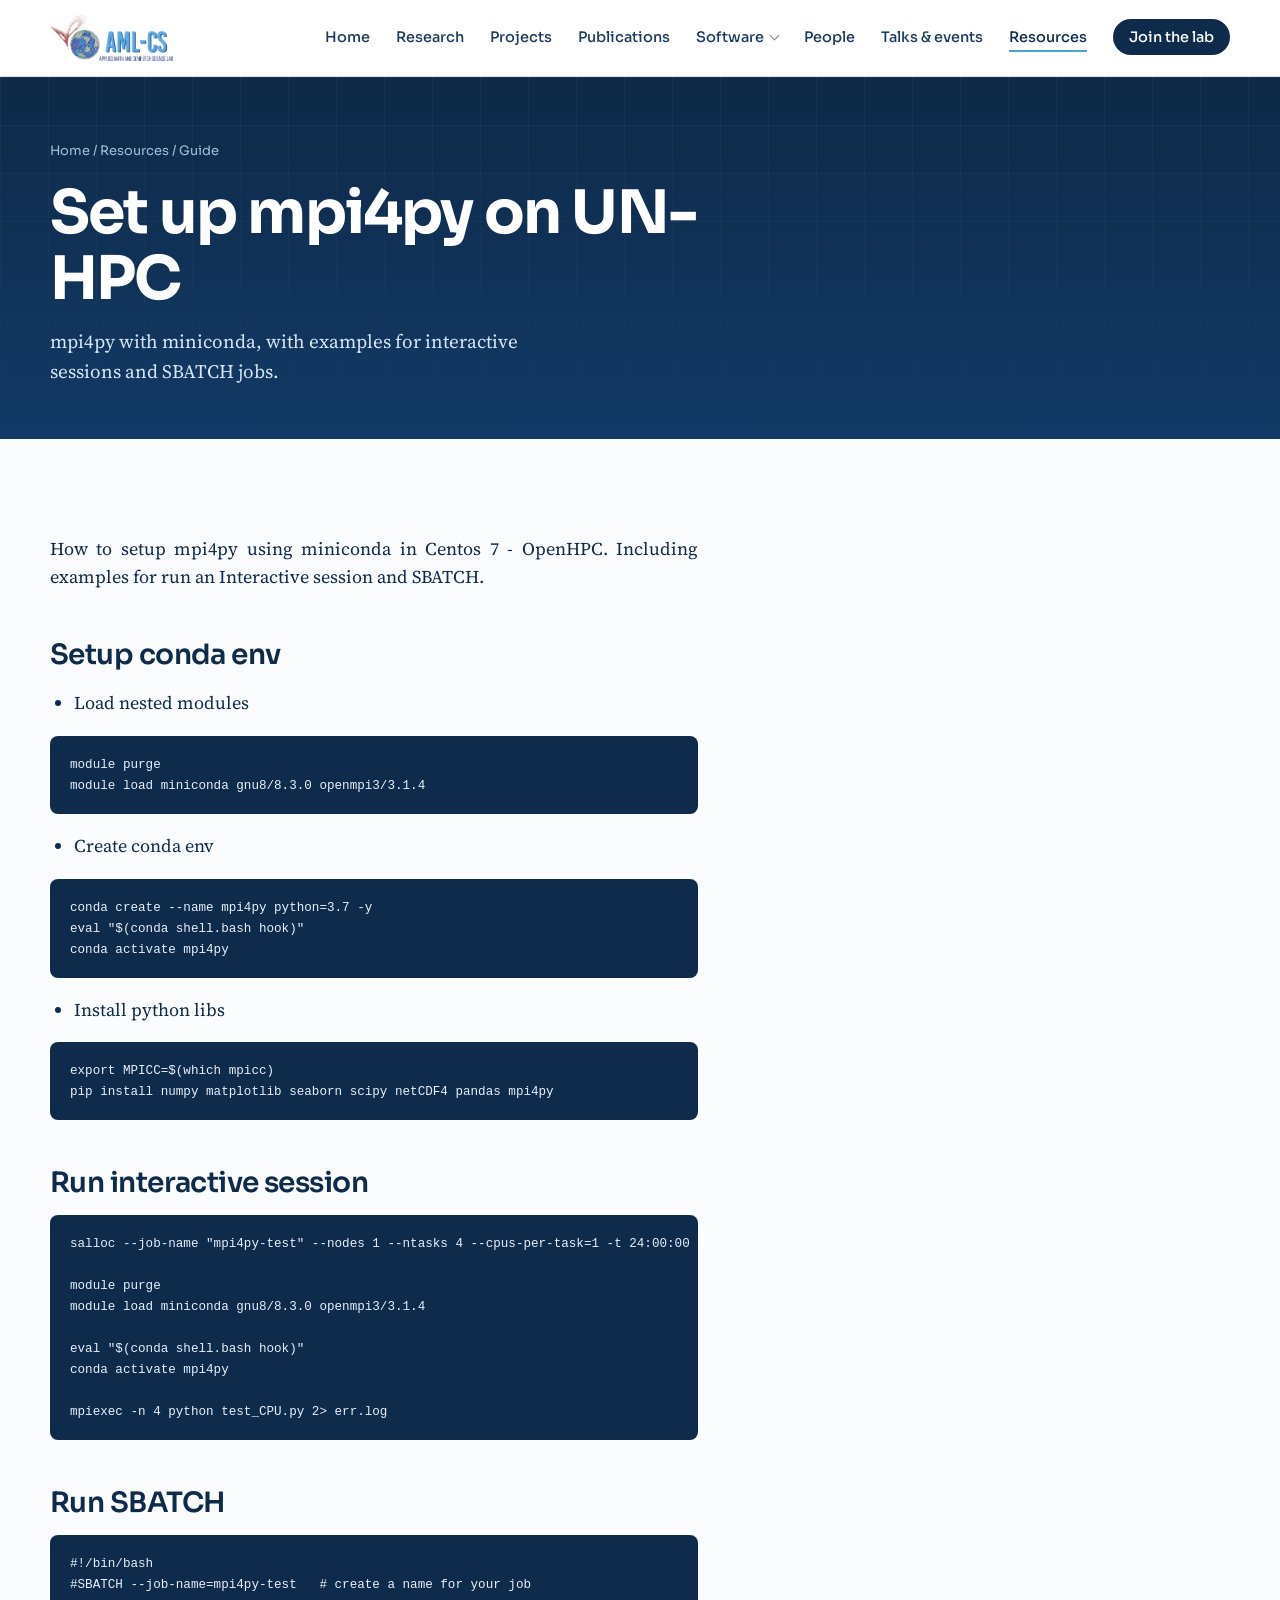
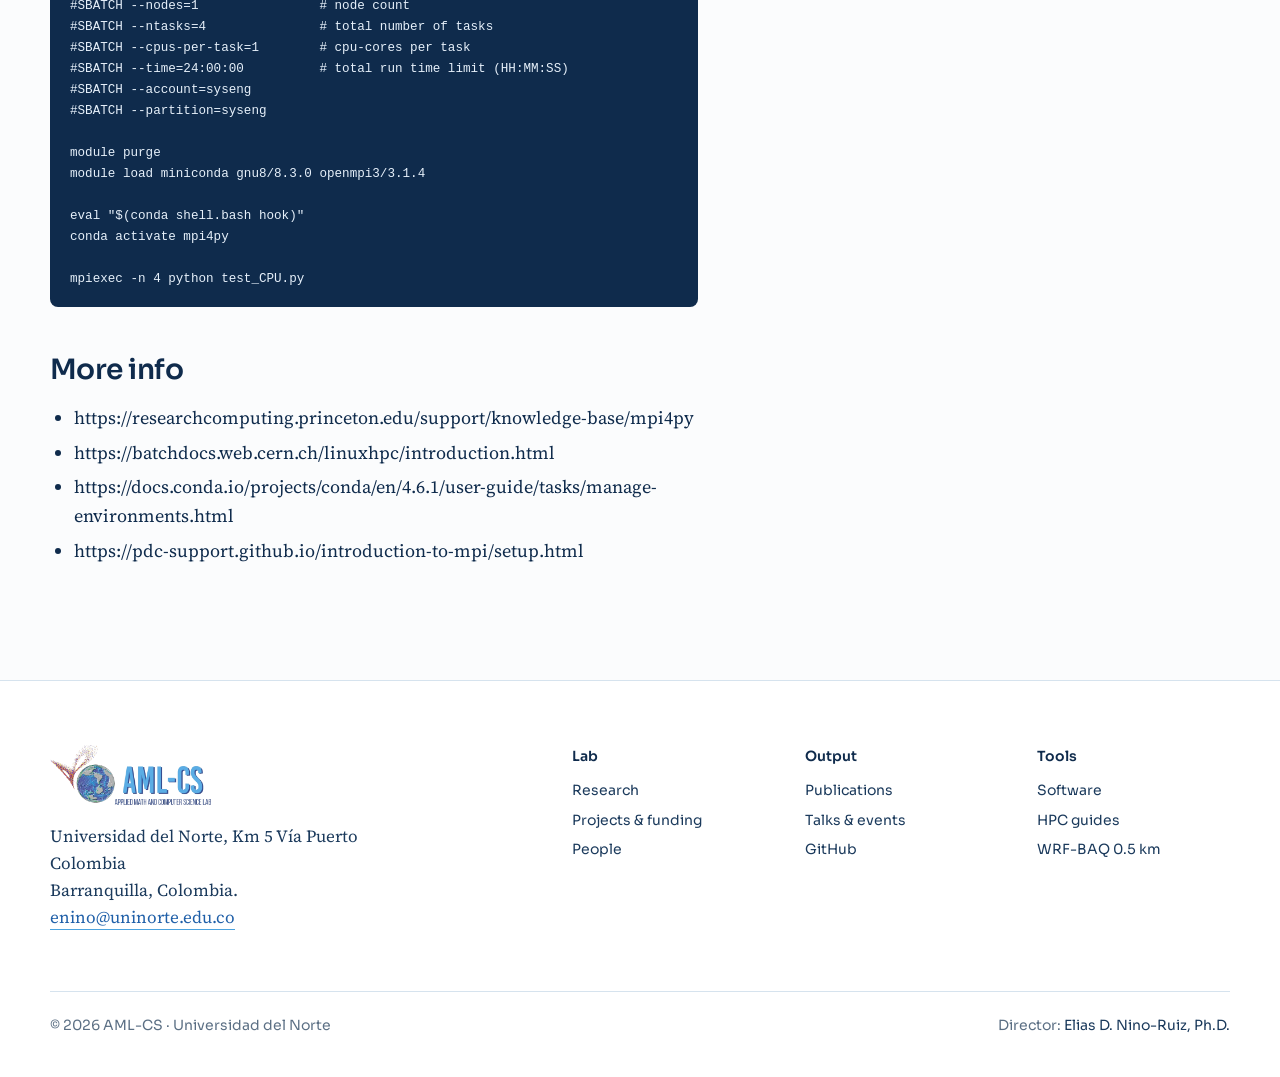
<file: resources/mpi4py-unhpc/index.html>
<!DOCTYPE html>
<html lang="en">
<head>
<meta charset="utf-8"><meta name="viewport" content="width=device-width, initial-scale=1">
<title>Set up mpi4py on UN-HPC: AML-CS</title>
<meta name="description" content="Applied Math and Computer Science Lab at Universidad del Norte, Barranquilla, Colombia.">
<meta property="og:title" content="Set up mpi4py on UN-HPC: AML-CS"><meta property="og:description" content="Applied Math and Computer Science Lab at Universidad del Norte, Barranquilla, Colombia.">
<link rel="icon" href="../../assets/img/logo.png">
<link rel="preconnect" href="https://fonts.googleapis.com">
<link href="https://fonts.googleapis.com/css2?family=Sora:wght@400;500;600;700&family=Source+Serif+4:ital,opsz,wght@0,8..60,400;0,8..60,600;1,8..60,400&display=swap" rel="stylesheet">
<link rel="stylesheet" href="../../assets/css/site.css">

</head>
<body>
<header class="site"><div class="wrap nav">
  <a href="../../"><img class="logo" src="../../assets/img/logo.png" alt="AML-CS: Applied Math and Computer Science Lab"></a>
  <nav aria-label="Main"><ul><li><a href="../../">Home</a></li><li><a href="../../#research">Research</a></li><li><a href="../../projects/">Projects</a></li><li><a href="../../publications/">Publications</a></li><li class="has-sub"><a href="../../software/">Software</a><ul class="sub"><li><a href="../../software/pyteda/">PyTEDA-web</a></li><li><a href="../../software/qg-python/">QG-Python</a></li><li><a href="../../software/swesphere/">swesphere</a></li><li><a href="../../software/#teda">TEDA</a></li></ul></li><li><a href="../../people/">People</a></li><li><a href="../../talks/">Talks & events</a></li><li><a href="../../resources/" aria-current="page">Resources</a></li><li><a class="cta" href="mailto:enino@uninorte.edu.co">Join the lab</a></li></ul></nav>
  <button class="burger" aria-expanded="false" aria-label="Open menu">Menu</button>
</div></header>
<div class="pagehead"><div class="wrap">
  <div><div class="crumb"><a href="../../">Home</a> / <a href="../">Resources</a> / Guide</div><h1>Set up mpi4py on UN-HPC</h1><p>mpi4py with miniconda, with examples for interactive sessions and SBATCH jobs.</p></div>
  <div></div>
</div></div><section><div class="wrap"><article class="prose"><p>How to setup mpi4py using miniconda in Centos 7 - OpenHPC. Including examples for run an Interactive session and SBATCH.</p>
<h2>Setup conda env</h2>
<ul>
<li>Load nested modules</li>
</ul>
<pre><code class="language-bash">module purge
module load miniconda gnu8/8.3.0 openmpi3/3.1.4
</code></pre>
<ul>
<li>Create conda env</li>
</ul>
<pre><code class="language-bash">conda create --name mpi4py python=3.7 -y
eval &quot;$(conda shell.bash hook)&quot;
conda activate mpi4py
</code></pre>
<ul>
<li>Install python libs</li>
</ul>
<pre><code class="language-bash">export MPICC=$(which mpicc)
pip install numpy matplotlib seaborn scipy netCDF4 pandas mpi4py
</code></pre>
<h2>Run interactive session</h2>
<pre><code class="language-bash">salloc --job-name &quot;mpi4py-test&quot; --nodes 1 --ntasks 4 --cpus-per-task=1 -t 24:00:00 -A syseng -p syseng

module purge
module load miniconda gnu8/8.3.0 openmpi3/3.1.4

eval &quot;$(conda shell.bash hook)&quot;
conda activate mpi4py

mpiexec -n 4 python test_CPU.py 2&gt; err.log
</code></pre>
<h2>Run SBATCH</h2>
<pre><code class="language-bash">#!/bin/bash
#SBATCH --job-name=mpi4py-test   # create a name for your job
#SBATCH --nodes=1                # node count
#SBATCH --ntasks=4               # total number of tasks
#SBATCH --cpus-per-task=1        # cpu-cores per task
#SBATCH --time=24:00:00          # total run time limit (HH:MM:SS)
#SBATCH --account=syseng
#SBATCH --partition=syseng

module purge
module load miniconda gnu8/8.3.0 openmpi3/3.1.4

eval &quot;$(conda shell.bash hook)&quot;
conda activate mpi4py

mpiexec -n 4 python test_CPU.py
</code></pre>
<h2>More info</h2>
<ul>
<li>https://researchcomputing.princeton.edu/support/knowledge-base/mpi4py</li>
<li>https://batchdocs.web.cern.ch/linuxhpc/introduction.html</li>
<li>https://docs.conda.io/projects/conda/en/4.6.1/user-guide/tasks/manage-environments.html</li>
<li>https://pdc-support.github.io/introduction-to-mpi/setup.html</li>
</ul></article></div></section>
<footer class="site"><div class="wrap">
  <div>
    <a href="../../"><img class="logo-foot" src="../../assets/img/logo.png" alt="AML-CS"></a>
    <p class="contact">Universidad del Norte, Km 5 Vía Puerto Colombia<br>Barranquilla, Colombia.<br><a href="mailto:enino@uninorte.edu.co">enino@uninorte.edu.co</a></p>
  </div>
  <div><h5>Lab</h5><ul><li><a href="../../#research">Research</a></li><li><a href="../../projects/">Projects &amp; funding</a></li><li><a href="../../people/">People</a></li></ul></div>
  <div><h5>Output</h5><ul><li><a href="../../publications/">Publications</a></li><li><a href="../../talks/">Talks &amp; events</a></li><li><a href="https://github.com/AML-CS">GitHub</a></li></ul></div>
  <div><h5>Tools</h5><ul><li><a href="../../software/">Software</a></li><li><a href="../../resources/">HPC guides</a></li><li><a href="../../wrf-baq-0.5km/">WRF-BAQ 0.5 km</a></li></ul></div>
  <div class="copy"><span>© 2026 AML-CS · Universidad del Norte</span><span>Director: <a href="https://enino84.github.io/">Elias D. Nino-Ruiz, Ph.D.</a></span></div>
</div></footer>
<script src="../../assets/js/site.js"></script>
</body></html>
</file>
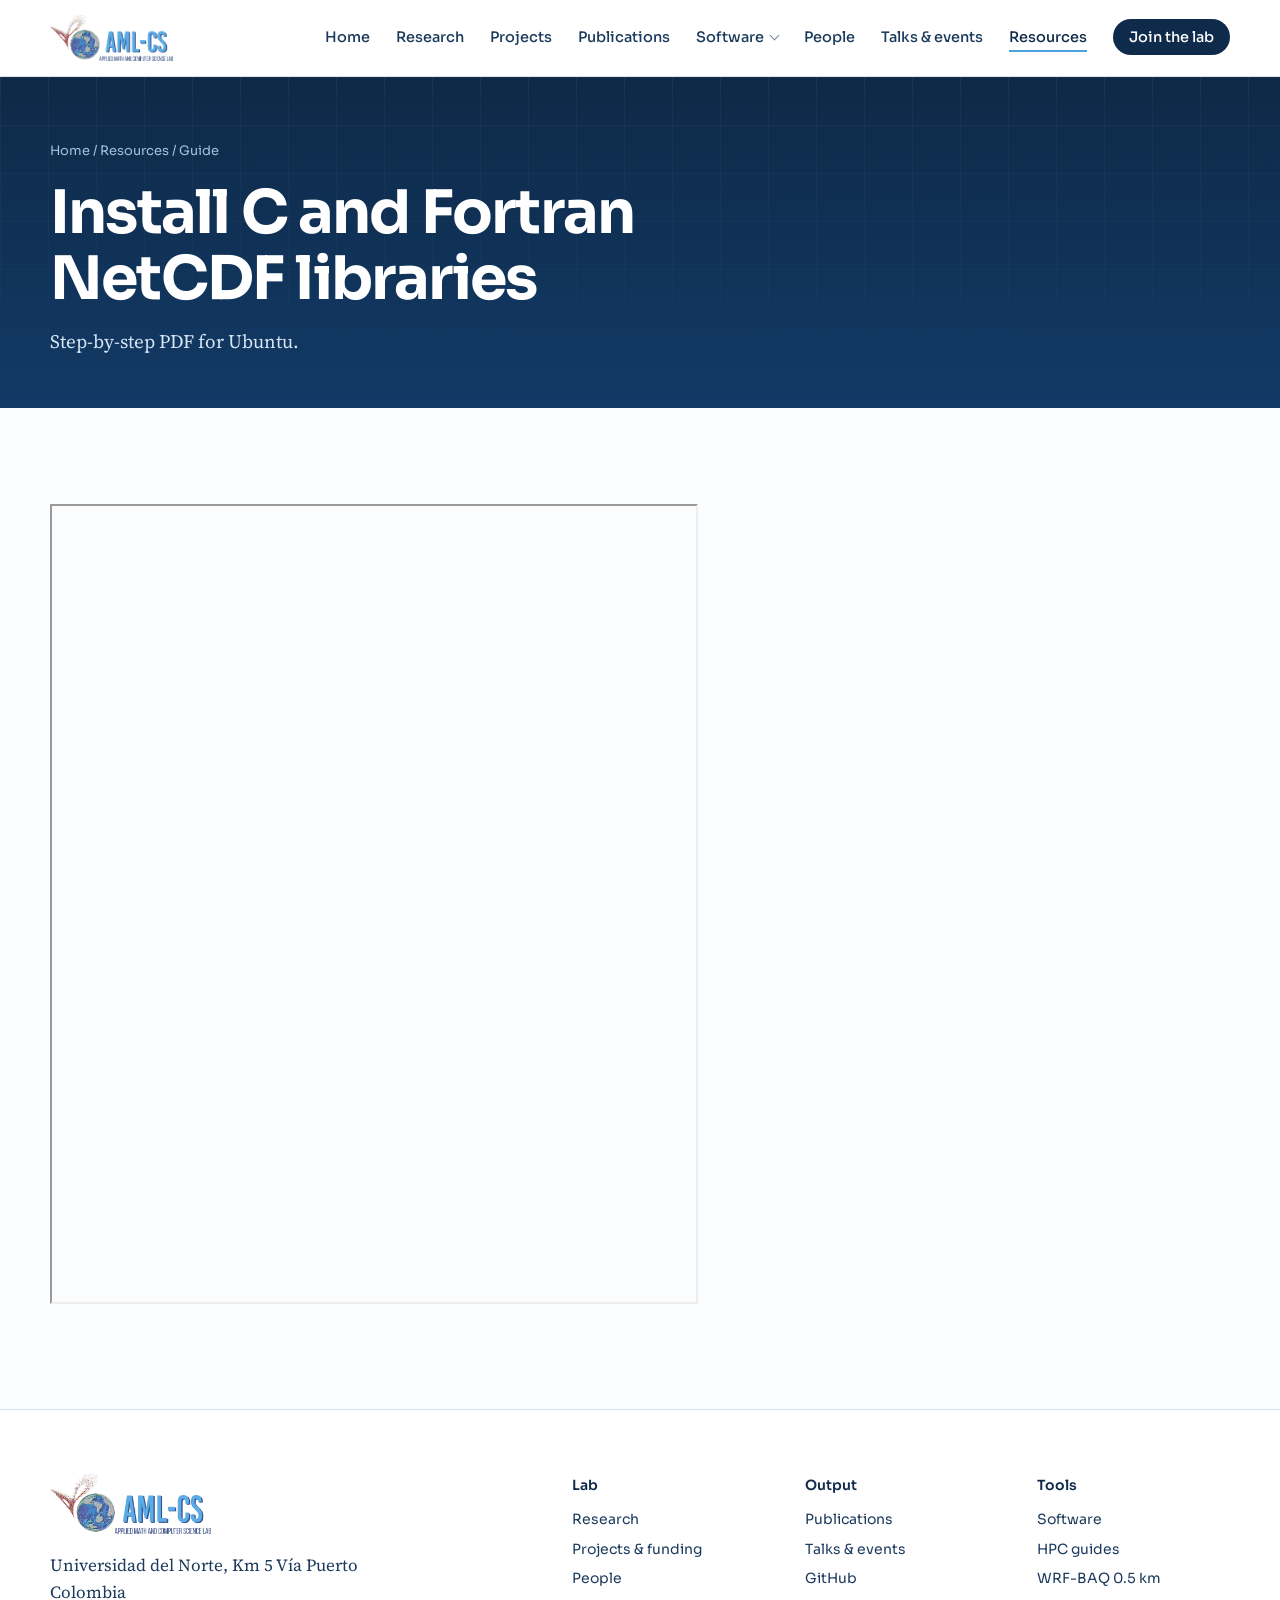
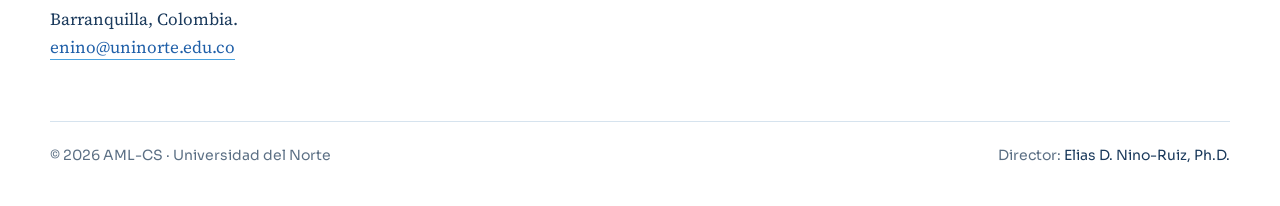
<file: resources/netcdf-c-fortran/index.html>
<!DOCTYPE html>
<html lang="en">
<head>
<meta charset="utf-8"><meta name="viewport" content="width=device-width, initial-scale=1">
<title>Install C and Fortran NetCDF libraries: AML-CS</title>
<meta name="description" content="Applied Math and Computer Science Lab at Universidad del Norte, Barranquilla, Colombia.">
<meta property="og:title" content="Install C and Fortran NetCDF libraries: AML-CS"><meta property="og:description" content="Applied Math and Computer Science Lab at Universidad del Norte, Barranquilla, Colombia.">
<link rel="icon" href="../../assets/img/logo.png">
<link rel="preconnect" href="https://fonts.googleapis.com">
<link href="https://fonts.googleapis.com/css2?family=Sora:wght@400;500;600;700&family=Source+Serif+4:ital,opsz,wght@0,8..60,400;0,8..60,600;1,8..60,400&display=swap" rel="stylesheet">
<link rel="stylesheet" href="../../assets/css/site.css">

</head>
<body>
<header class="site"><div class="wrap nav">
  <a href="../../"><img class="logo" src="../../assets/img/logo.png" alt="AML-CS: Applied Math and Computer Science Lab"></a>
  <nav aria-label="Main"><ul><li><a href="../../">Home</a></li><li><a href="../../#research">Research</a></li><li><a href="../../projects/">Projects</a></li><li><a href="../../publications/">Publications</a></li><li class="has-sub"><a href="../../software/">Software</a><ul class="sub"><li><a href="../../software/pyteda/">PyTEDA-web</a></li><li><a href="../../software/qg-python/">QG-Python</a></li><li><a href="../../software/swesphere/">swesphere</a></li><li><a href="../../software/#teda">TEDA</a></li></ul></li><li><a href="../../people/">People</a></li><li><a href="../../talks/">Talks & events</a></li><li><a href="../../resources/" aria-current="page">Resources</a></li><li><a class="cta" href="mailto:enino@uninorte.edu.co">Join the lab</a></li></ul></nav>
  <button class="burger" aria-expanded="false" aria-label="Open menu">Menu</button>
</div></header>
<div class="pagehead"><div class="wrap">
  <div><div class="crumb"><a href="../../">Home</a> / <a href="../">Resources</a> / Guide</div><h1>Install C and Fortran NetCDF libraries</h1><p>Step-by-step PDF for Ubuntu.</p></div>
  <div></div>
</div></div><section><div class="wrap"><article class="prose"><iframe src="https://drive.google.com/file/d/0B_qQL01k2CnJM0ZCOWQwdGMyTGc/preview" width="100%" height="800"></iframe></article></div></section>
<footer class="site"><div class="wrap">
  <div>
    <a href="../../"><img class="logo-foot" src="../../assets/img/logo.png" alt="AML-CS"></a>
    <p class="contact">Universidad del Norte, Km 5 Vía Puerto Colombia<br>Barranquilla, Colombia.<br><a href="mailto:enino@uninorte.edu.co">enino@uninorte.edu.co</a></p>
  </div>
  <div><h5>Lab</h5><ul><li><a href="../../#research">Research</a></li><li><a href="../../projects/">Projects &amp; funding</a></li><li><a href="../../people/">People</a></li></ul></div>
  <div><h5>Output</h5><ul><li><a href="../../publications/">Publications</a></li><li><a href="../../talks/">Talks &amp; events</a></li><li><a href="https://github.com/AML-CS">GitHub</a></li></ul></div>
  <div><h5>Tools</h5><ul><li><a href="../../software/">Software</a></li><li><a href="../../resources/">HPC guides</a></li><li><a href="../../wrf-baq-0.5km/">WRF-BAQ 0.5 km</a></li></ul></div>
  <div class="copy"><span>© 2026 AML-CS · Universidad del Norte</span><span>Director: <a href="https://enino84.github.io/">Elias D. Nino-Ruiz, Ph.D.</a></span></div>
</div></footer>
<script src="../../assets/js/site.js"></script>
</body></html>
</file>
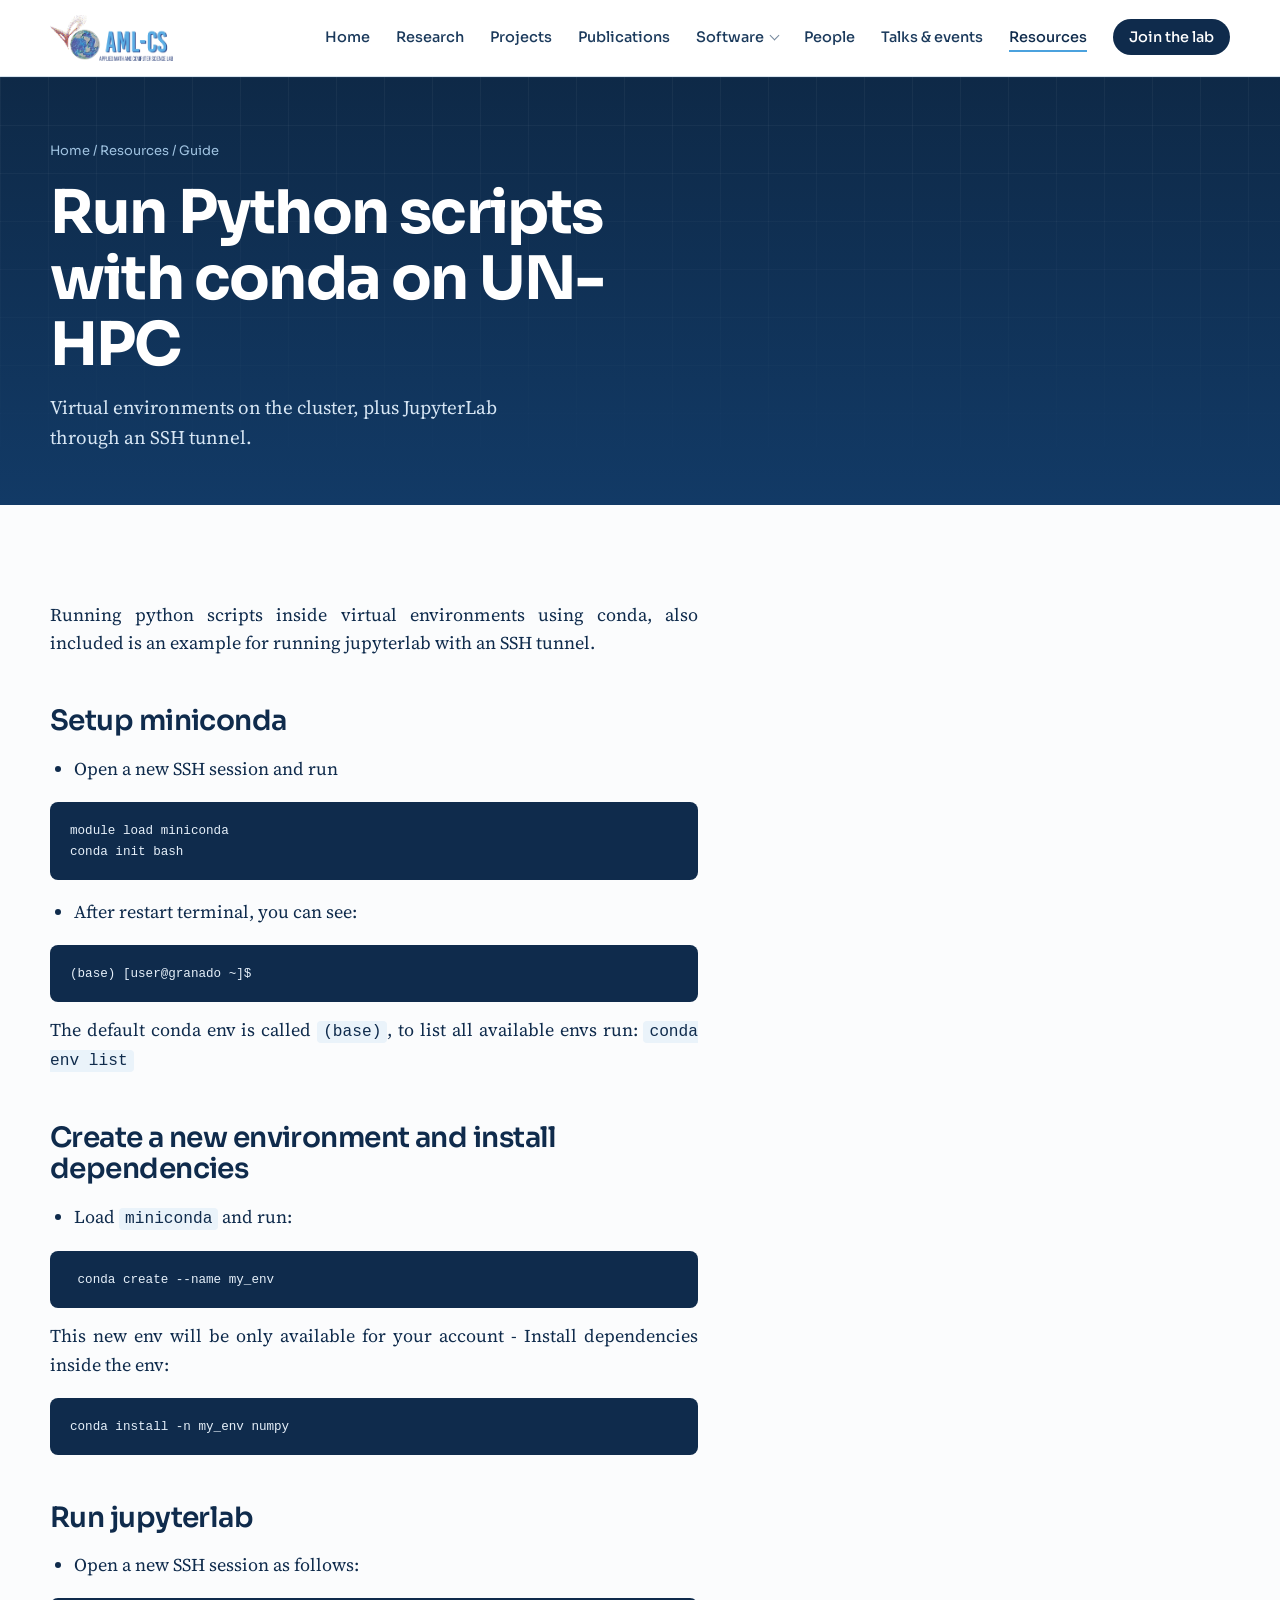
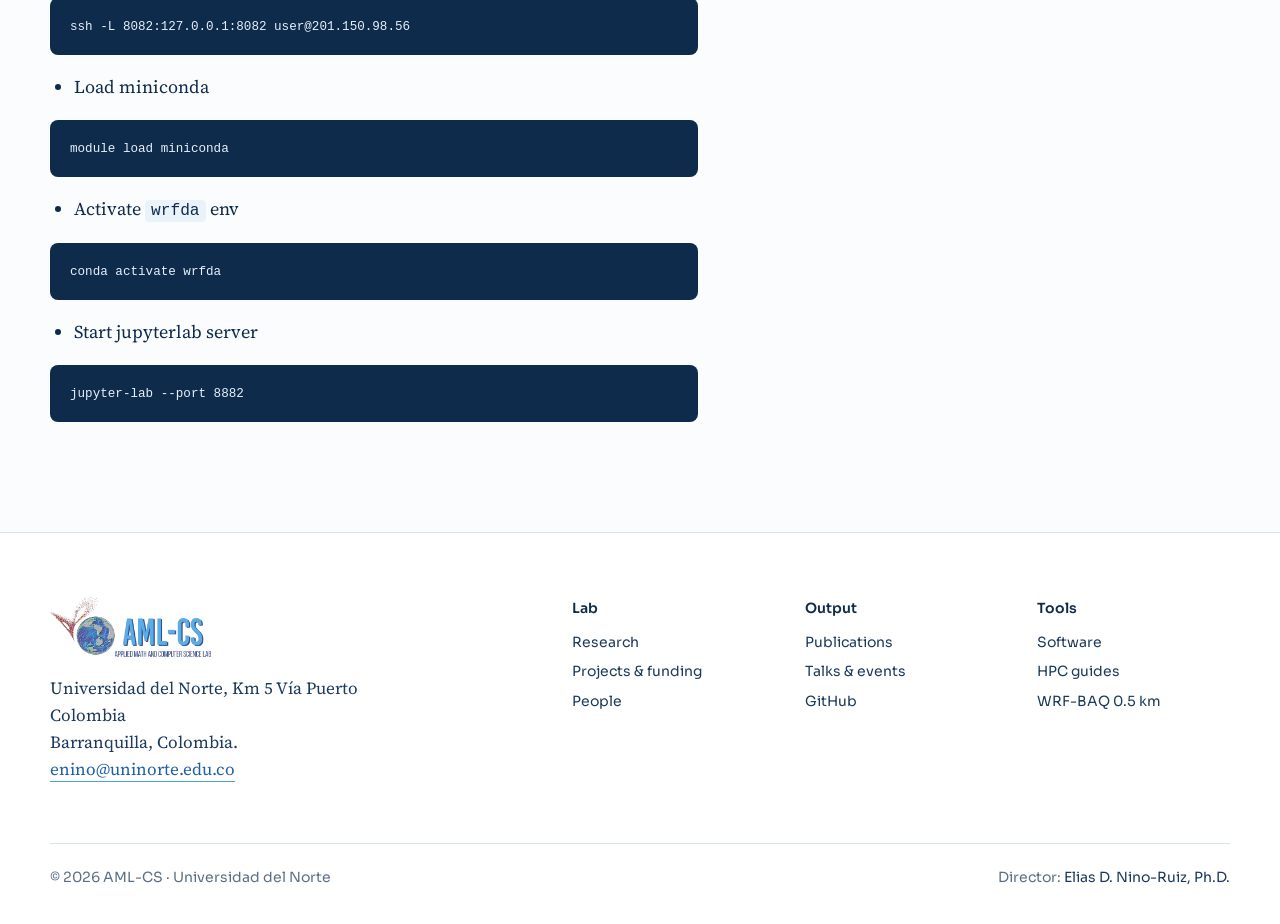
<file: resources/python-conda-unhpc/index.html>
<!DOCTYPE html>
<html lang="en">
<head>
<meta charset="utf-8"><meta name="viewport" content="width=device-width, initial-scale=1">
<title>Run Python scripts with conda on UN-HPC: AML-CS</title>
<meta name="description" content="Applied Math and Computer Science Lab at Universidad del Norte, Barranquilla, Colombia.">
<meta property="og:title" content="Run Python scripts with conda on UN-HPC: AML-CS"><meta property="og:description" content="Applied Math and Computer Science Lab at Universidad del Norte, Barranquilla, Colombia.">
<link rel="icon" href="../../assets/img/logo.png">
<link rel="preconnect" href="https://fonts.googleapis.com">
<link href="https://fonts.googleapis.com/css2?family=Sora:wght@400;500;600;700&family=Source+Serif+4:ital,opsz,wght@0,8..60,400;0,8..60,600;1,8..60,400&display=swap" rel="stylesheet">
<link rel="stylesheet" href="../../assets/css/site.css">

</head>
<body>
<header class="site"><div class="wrap nav">
  <a href="../../"><img class="logo" src="../../assets/img/logo.png" alt="AML-CS: Applied Math and Computer Science Lab"></a>
  <nav aria-label="Main"><ul><li><a href="../../">Home</a></li><li><a href="../../#research">Research</a></li><li><a href="../../projects/">Projects</a></li><li><a href="../../publications/">Publications</a></li><li class="has-sub"><a href="../../software/">Software</a><ul class="sub"><li><a href="../../software/pyteda/">PyTEDA-web</a></li><li><a href="../../software/qg-python/">QG-Python</a></li><li><a href="../../software/swesphere/">swesphere</a></li><li><a href="../../software/#teda">TEDA</a></li></ul></li><li><a href="../../people/">People</a></li><li><a href="../../talks/">Talks & events</a></li><li><a href="../../resources/" aria-current="page">Resources</a></li><li><a class="cta" href="mailto:enino@uninorte.edu.co">Join the lab</a></li></ul></nav>
  <button class="burger" aria-expanded="false" aria-label="Open menu">Menu</button>
</div></header>
<div class="pagehead"><div class="wrap">
  <div><div class="crumb"><a href="../../">Home</a> / <a href="../">Resources</a> / Guide</div><h1>Run Python scripts with conda on UN-HPC</h1><p>Virtual environments on the cluster, plus JupyterLab through an SSH tunnel.</p></div>
  <div></div>
</div></div><section><div class="wrap"><article class="prose"><p>Running python scripts inside virtual environments using conda, also included is an example for running jupyterlab with an SSH tunnel.</p>
<h2>Setup miniconda</h2>
<ul>
<li>Open a new SSH session and run</li>
</ul>
<pre><code class="language-console">module load miniconda
conda init bash
</code></pre>
<ul>
<li>After restart terminal, you can see:</li>
</ul>
<pre><code class="language-console">(base) [user@granado ~]$
</code></pre>
<p>The default conda env is called <code>(base)</code>, to list all available envs run: <code>conda env list</code></p>
<h2>Create a new environment and install dependencies</h2>
<ul>
<li>Load <code>miniconda</code> and run:</li>
</ul>
<pre><code class="language-console"> conda create --name my_env
</code></pre>
<p>This new env will be only available for your account
- Install dependencies inside the env:</p>
<pre><code class="language-console">conda install -n my_env numpy 
</code></pre>
<h2>Run jupyterlab</h2>
<ul>
<li>Open a new SSH session as follows:</li>
</ul>
<pre><code class="language-console">ssh -L 8082:127.0.0.1:8082 user@201.150.98.56
</code></pre>
<ul>
<li>Load miniconda</li>
</ul>
<pre><code class="language-console">module load miniconda
</code></pre>
<ul>
<li>Activate <code>wrfda</code> env</li>
</ul>
<pre><code class="language-console">conda activate wrfda
</code></pre>
<ul>
<li>Start jupyterlab server</li>
</ul>
<pre><code class="language-console">jupyter-lab --port 8882
</code></pre></article></div></section>
<footer class="site"><div class="wrap">
  <div>
    <a href="../../"><img class="logo-foot" src="../../assets/img/logo.png" alt="AML-CS"></a>
    <p class="contact">Universidad del Norte, Km 5 Vía Puerto Colombia<br>Barranquilla, Colombia.<br><a href="mailto:enino@uninorte.edu.co">enino@uninorte.edu.co</a></p>
  </div>
  <div><h5>Lab</h5><ul><li><a href="../../#research">Research</a></li><li><a href="../../projects/">Projects &amp; funding</a></li><li><a href="../../people/">People</a></li></ul></div>
  <div><h5>Output</h5><ul><li><a href="../../publications/">Publications</a></li><li><a href="../../talks/">Talks &amp; events</a></li><li><a href="https://github.com/AML-CS">GitHub</a></li></ul></div>
  <div><h5>Tools</h5><ul><li><a href="../../software/">Software</a></li><li><a href="../../resources/">HPC guides</a></li><li><a href="../../wrf-baq-0.5km/">WRF-BAQ 0.5 km</a></li></ul></div>
  <div class="copy"><span>© 2026 AML-CS · Universidad del Norte</span><span>Director: <a href="https://enino84.github.io/">Elias D. Nino-Ruiz, Ph.D.</a></span></div>
</div></footer>
<script src="../../assets/js/site.js"></script>
</body></html>
</file>
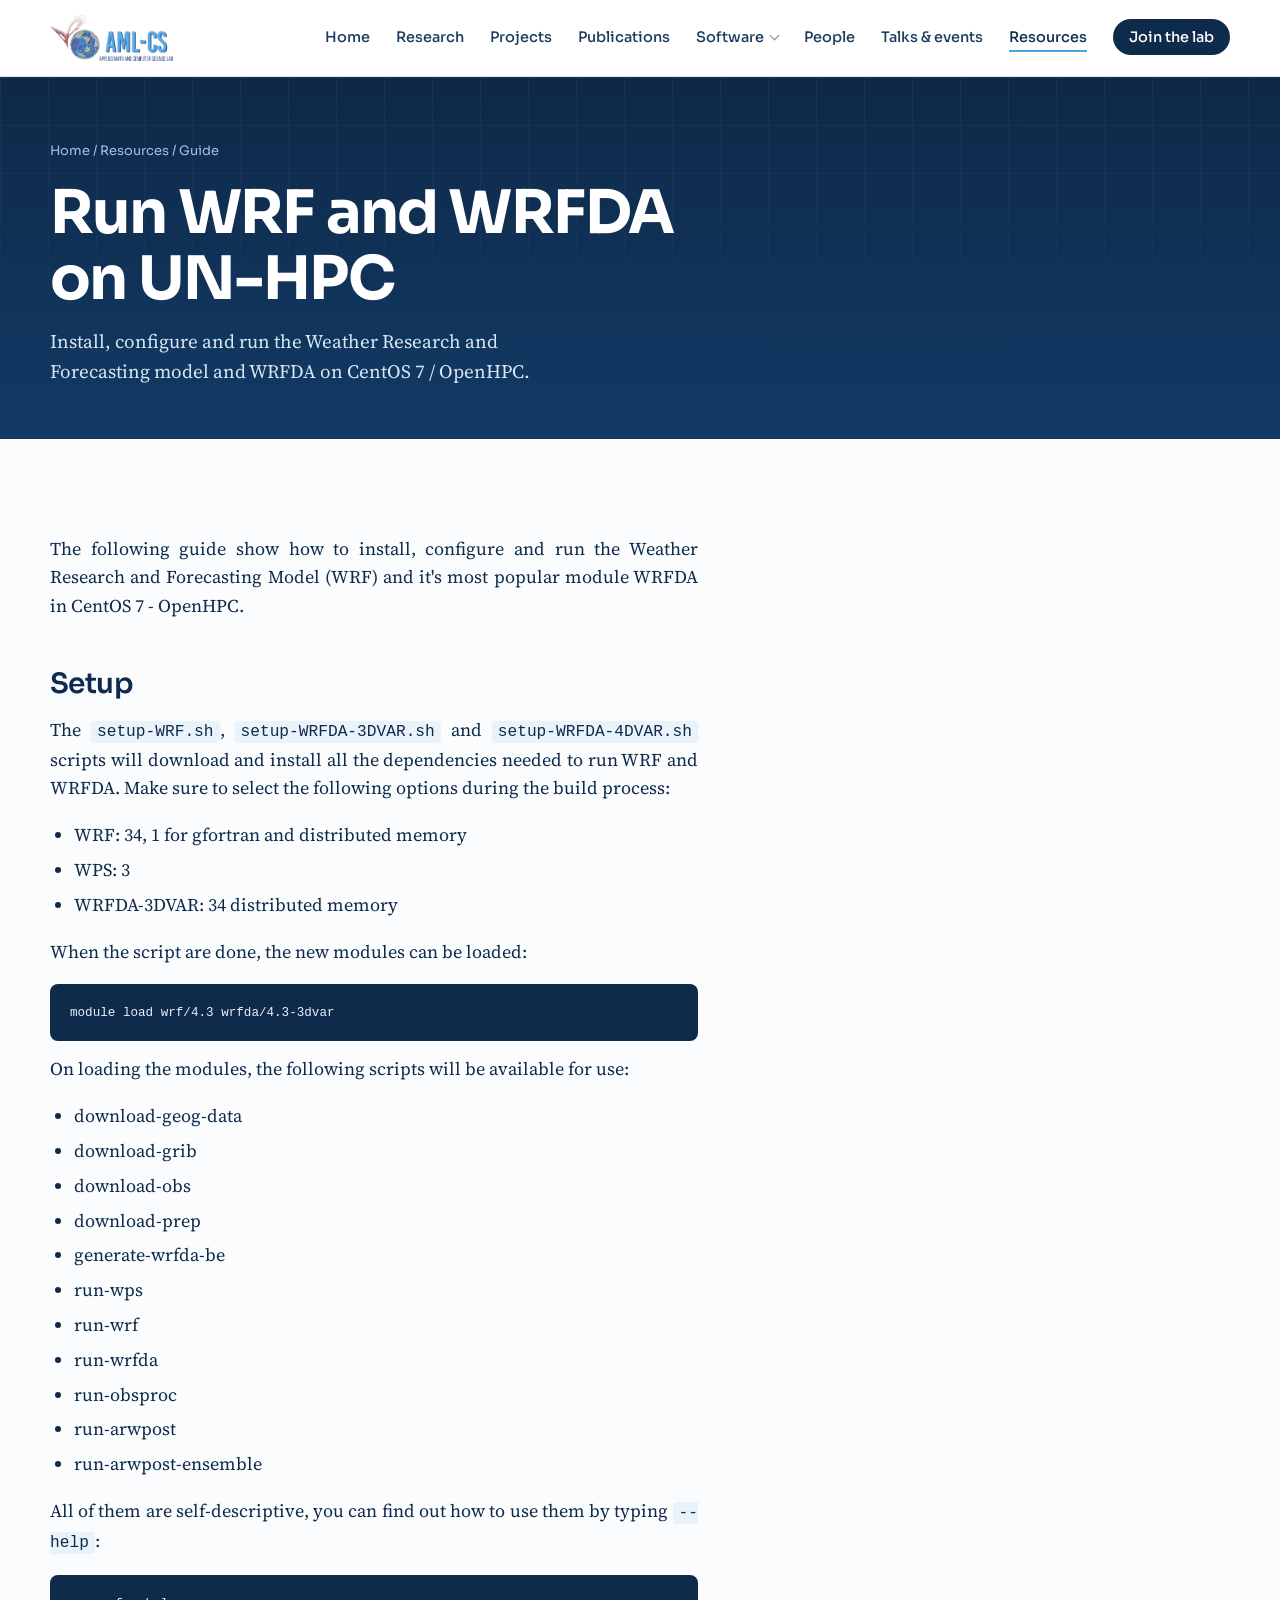
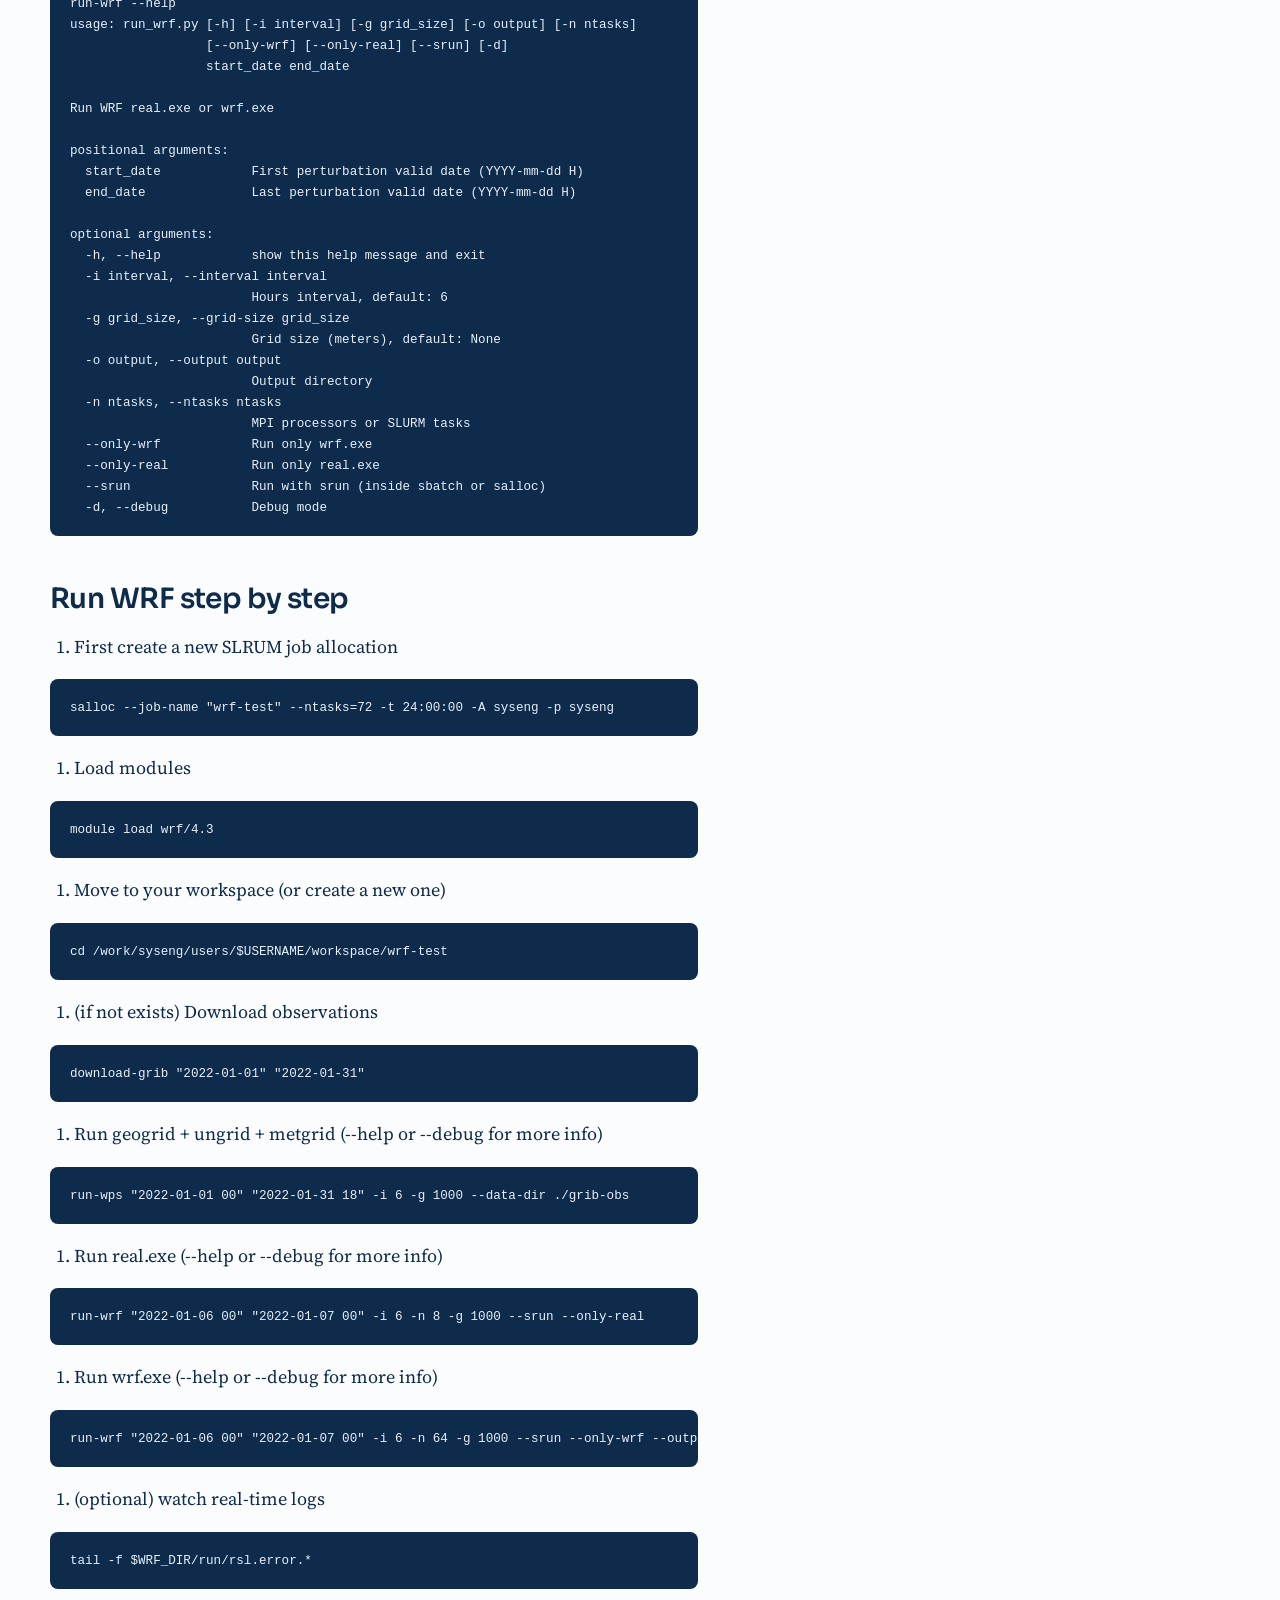
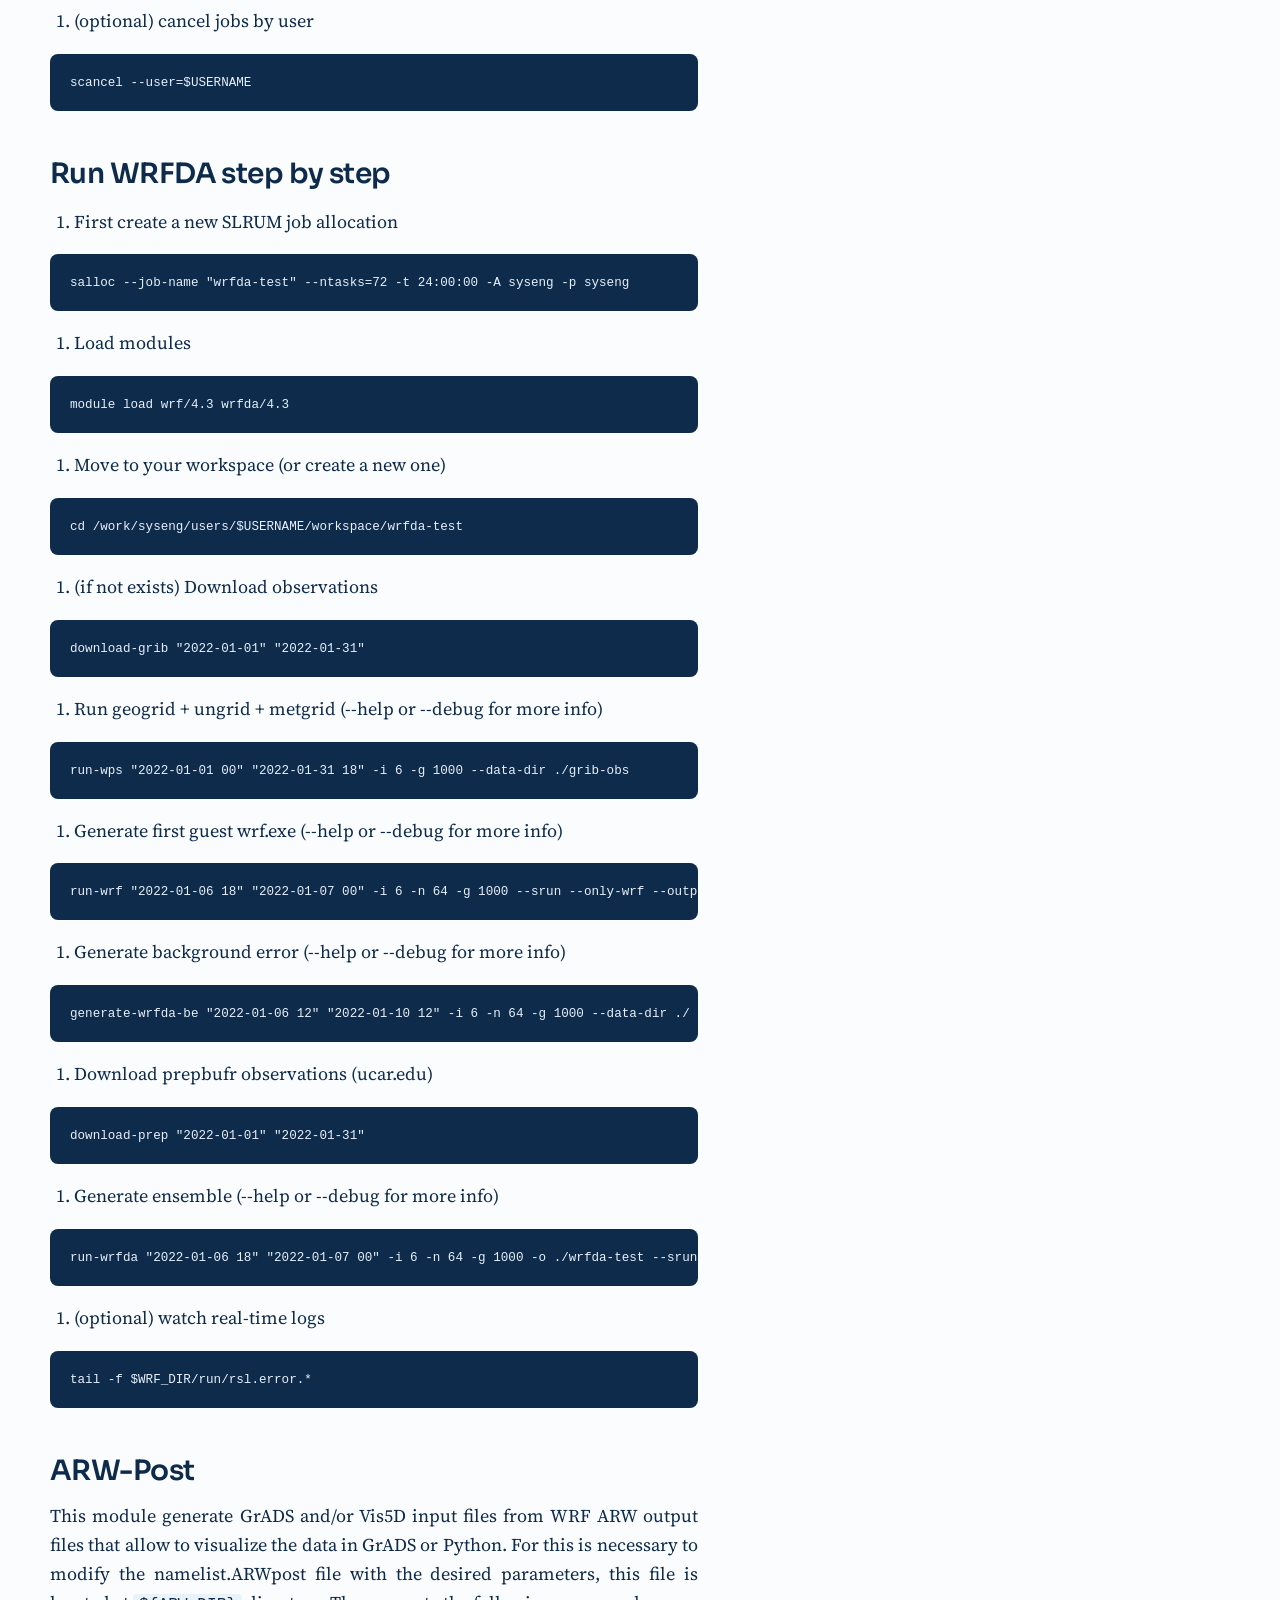
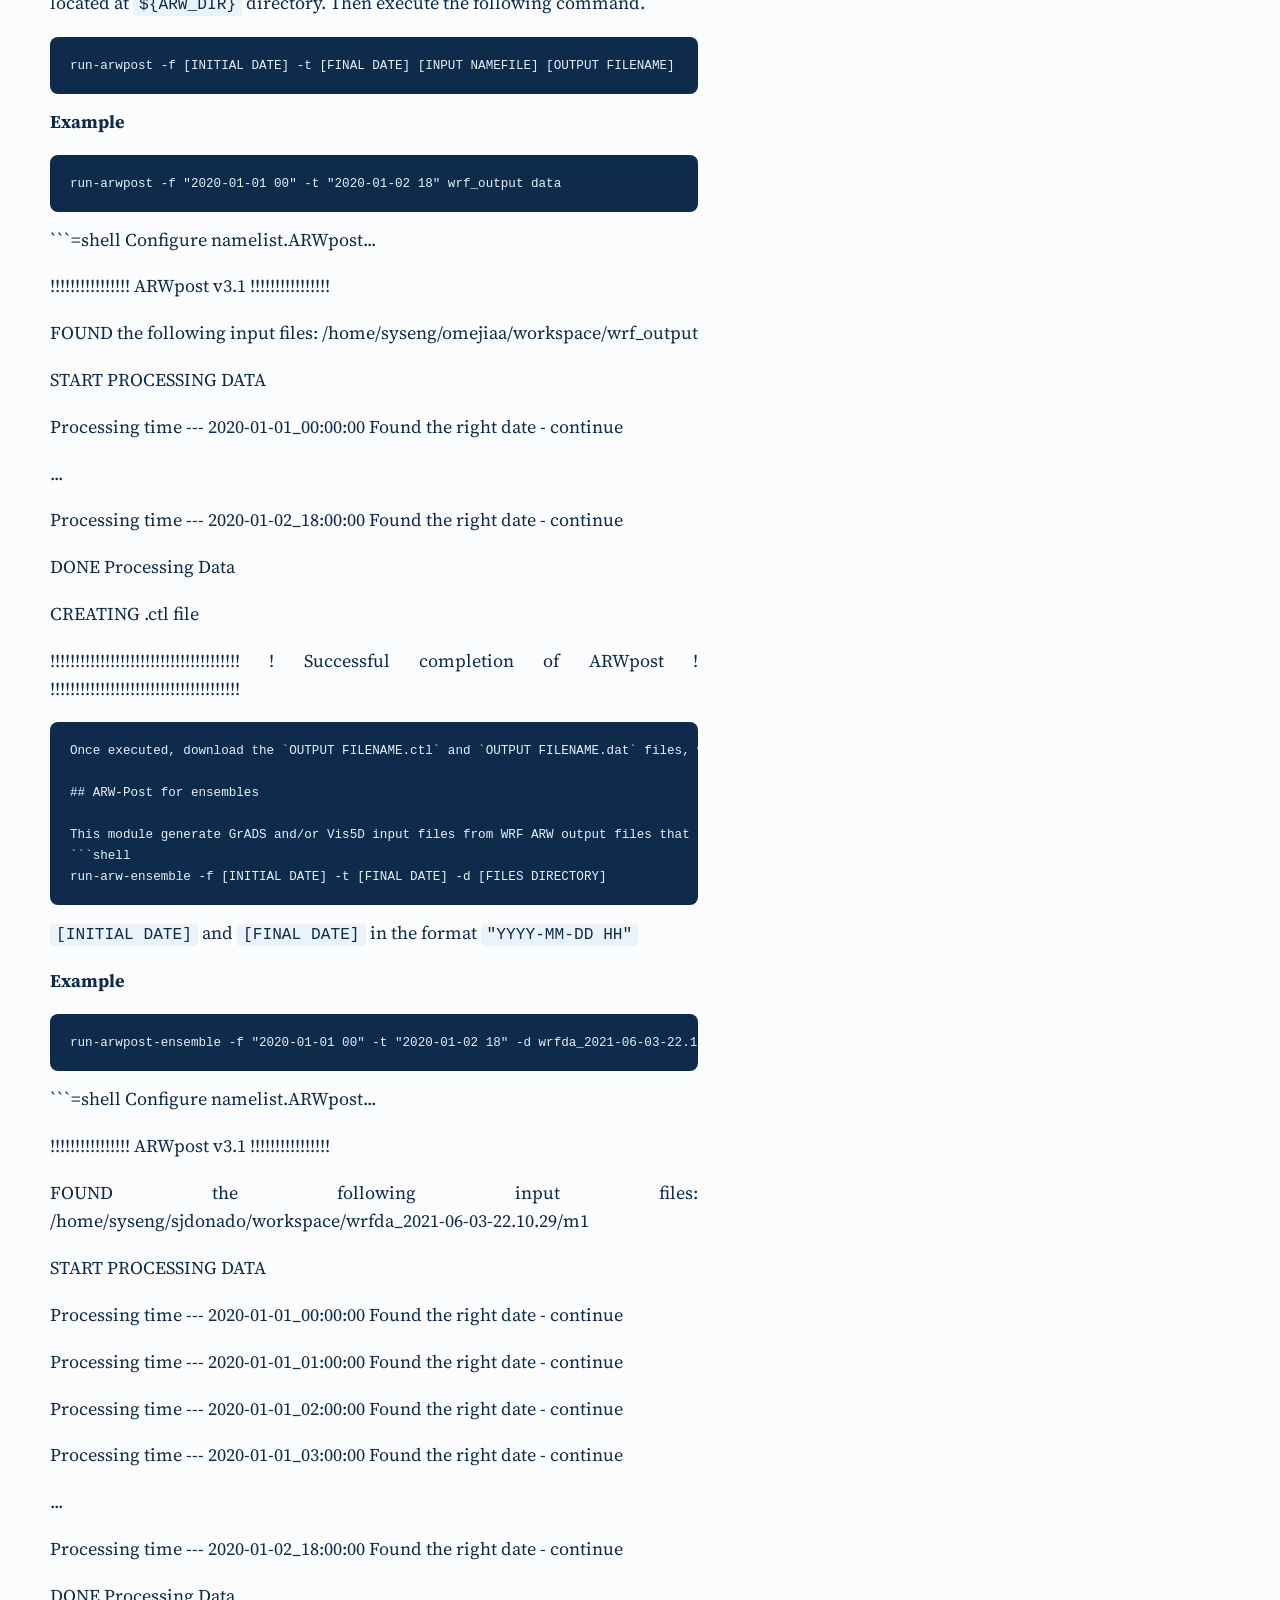
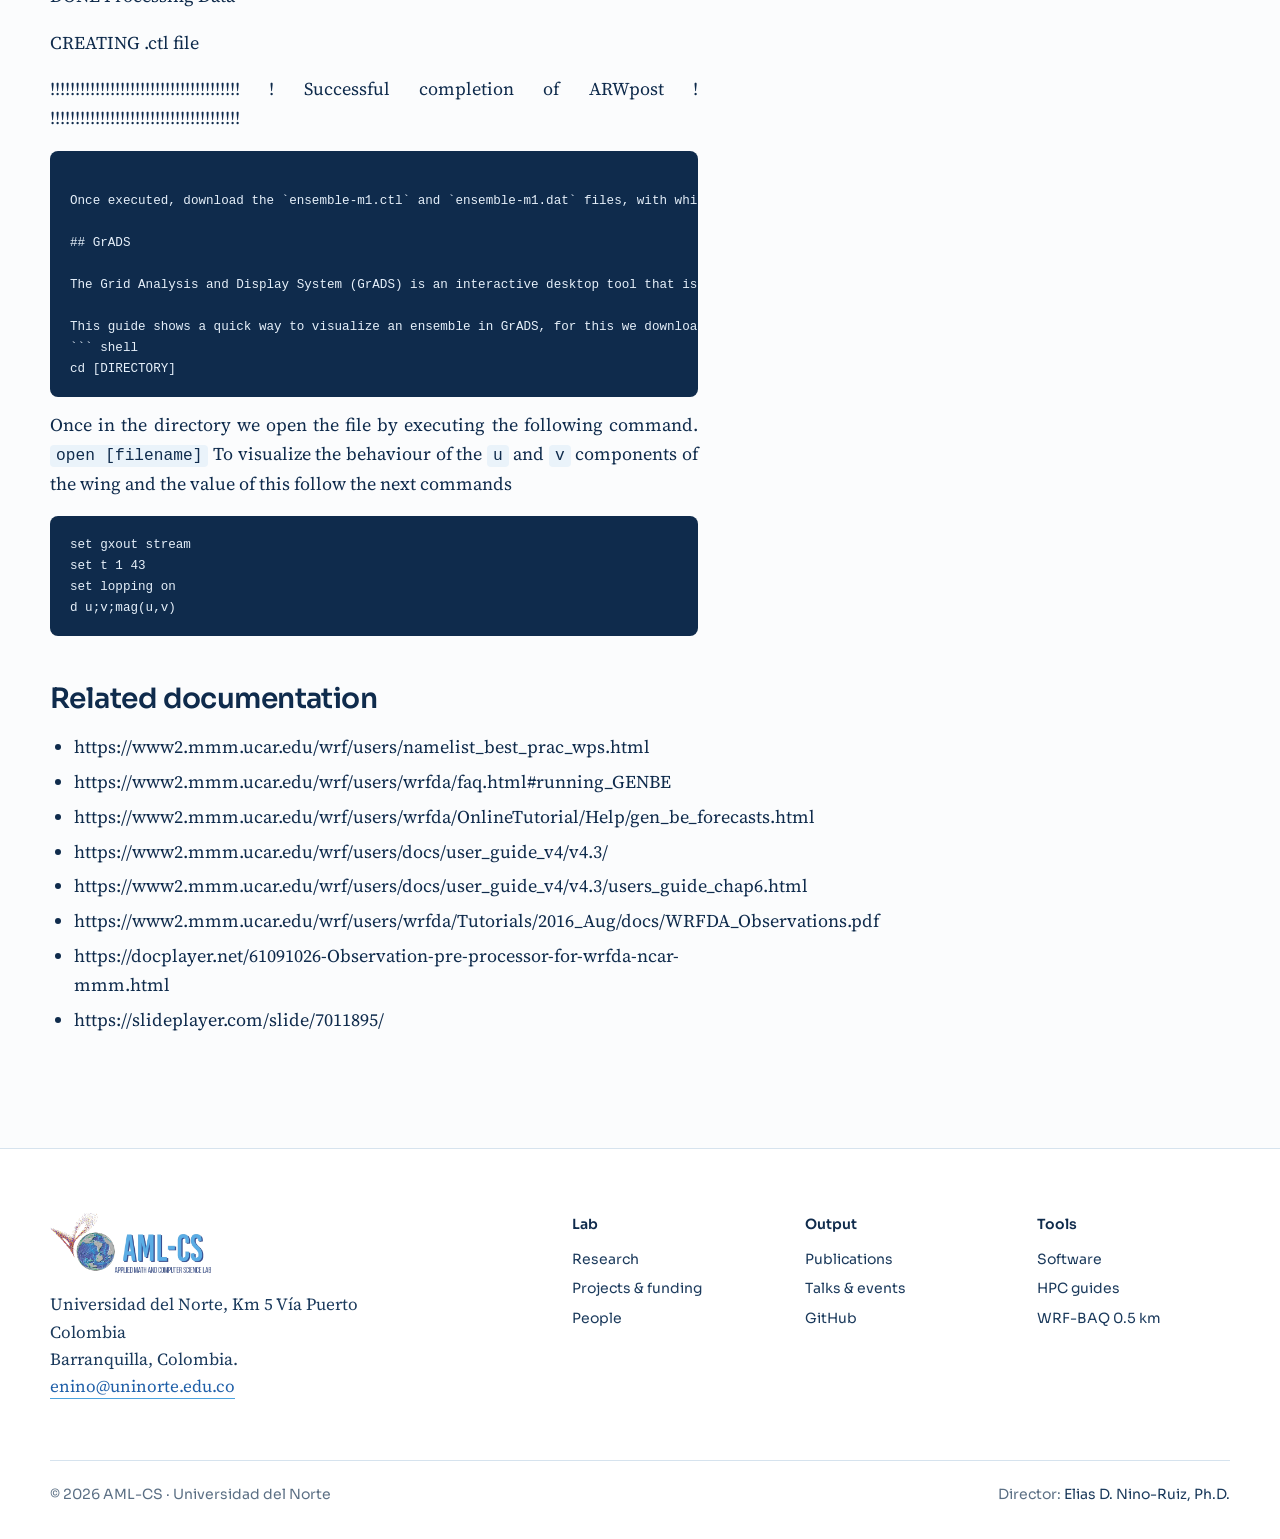
<file: resources/wrf-wrfda-unhpc/index.html>
<!DOCTYPE html>
<html lang="en">
<head>
<meta charset="utf-8"><meta name="viewport" content="width=device-width, initial-scale=1">
<title>Run WRF and WRFDA on UN-HPC: AML-CS</title>
<meta name="description" content="Applied Math and Computer Science Lab at Universidad del Norte, Barranquilla, Colombia.">
<meta property="og:title" content="Run WRF and WRFDA on UN-HPC: AML-CS"><meta property="og:description" content="Applied Math and Computer Science Lab at Universidad del Norte, Barranquilla, Colombia.">
<link rel="icon" href="../../assets/img/logo.png">
<link rel="preconnect" href="https://fonts.googleapis.com">
<link href="https://fonts.googleapis.com/css2?family=Sora:wght@400;500;600;700&family=Source+Serif+4:ital,opsz,wght@0,8..60,400;0,8..60,600;1,8..60,400&display=swap" rel="stylesheet">
<link rel="stylesheet" href="../../assets/css/site.css">

</head>
<body>
<header class="site"><div class="wrap nav">
  <a href="../../"><img class="logo" src="../../assets/img/logo.png" alt="AML-CS: Applied Math and Computer Science Lab"></a>
  <nav aria-label="Main"><ul><li><a href="../../">Home</a></li><li><a href="../../#research">Research</a></li><li><a href="../../projects/">Projects</a></li><li><a href="../../publications/">Publications</a></li><li class="has-sub"><a href="../../software/">Software</a><ul class="sub"><li><a href="../../software/pyteda/">PyTEDA-web</a></li><li><a href="../../software/qg-python/">QG-Python</a></li><li><a href="../../software/swesphere/">swesphere</a></li><li><a href="../../software/#teda">TEDA</a></li></ul></li><li><a href="../../people/">People</a></li><li><a href="../../talks/">Talks & events</a></li><li><a href="../../resources/" aria-current="page">Resources</a></li><li><a class="cta" href="mailto:enino@uninorte.edu.co">Join the lab</a></li></ul></nav>
  <button class="burger" aria-expanded="false" aria-label="Open menu">Menu</button>
</div></header>
<div class="pagehead"><div class="wrap">
  <div><div class="crumb"><a href="../../">Home</a> / <a href="../">Resources</a> / Guide</div><h1>Run WRF and WRFDA on UN-HPC</h1><p>Install, configure and run the Weather Research and Forecasting model and WRFDA on CentOS 7 / OpenHPC.</p></div>
  <div></div>
</div></div><section><div class="wrap"><article class="prose"><p>The following guide show how to install, configure and run the Weather Research and Forecasting Model (WRF) and it's most popular module WRFDA in CentOS 7 - OpenHPC.</p>
<h2>Setup</h2>
<p>The <code>setup-WRF.sh</code>, <code>setup-WRFDA-3DVAR.sh</code> and <code>setup-WRFDA-4DVAR.sh</code> scripts will download and install all the dependencies needed to run WRF and WRFDA. Make sure to select the following options during the build process:</p>
<ul>
<li>WRF: 34, 1 for gfortran and distributed memory</li>
<li>WPS: 3</li>
<li>WRFDA-3DVAR: 34 distributed memory</li>
</ul>
<p>When the script are done, the new modules can be loaded:</p>
<pre><code class="language-bash">module load wrf/4.3 wrfda/4.3-3dvar
</code></pre>
<p>On loading the modules, the following scripts will be available for use:</p>
<ul>
<li>download-geog-data</li>
<li>download-grib</li>
<li>download-obs</li>
<li>download-prep</li>
<li>generate-wrfda-be</li>
<li>run-wps</li>
<li>run-wrf</li>
<li>run-wrfda</li>
<li>run-obsproc</li>
<li>run-arwpost</li>
<li>run-arwpost-ensemble</li>
</ul>
<p>All of them are self-descriptive, you can find out how to use them by typing <code>--help</code>:</p>
<pre><code class="language-bash">run-wrf --help
usage: run_wrf.py [-h] [-i interval] [-g grid_size] [-o output] [-n ntasks]
                  [--only-wrf] [--only-real] [--srun] [-d]
                  start_date end_date

Run WRF real.exe or wrf.exe

positional arguments:
  start_date            First perturbation valid date (YYYY-mm-dd H)
  end_date              Last perturbation valid date (YYYY-mm-dd H)

optional arguments:
  -h, --help            show this help message and exit
  -i interval, --interval interval
                        Hours interval, default: 6
  -g grid_size, --grid-size grid_size
                        Grid size (meters), default: None
  -o output, --output output
                        Output directory
  -n ntasks, --ntasks ntasks
                        MPI processors or SLURM tasks
  --only-wrf            Run only wrf.exe
  --only-real           Run only real.exe
  --srun                Run with srun (inside sbatch or salloc)
  -d, --debug           Debug mode
</code></pre>
<h2>Run WRF step by step</h2>
<ol>
<li>First create a new SLRUM job allocation</li>
</ol>
<pre><code class="language-bash">salloc --job-name &quot;wrf-test&quot; --ntasks=72 -t 24:00:00 -A syseng -p syseng
</code></pre>
<ol>
<li>Load modules</li>
</ol>
<pre><code class="language-bash">module load wrf/4.3
</code></pre>
<ol>
<li>Move to your workspace (or create a new one)</li>
</ol>
<pre><code class="language-bash">cd /work/syseng/users/$USERNAME/workspace/wrf-test
</code></pre>
<ol>
<li>(if not exists) Download observations</li>
</ol>
<pre><code class="language-bash">download-grib &quot;2022-01-01&quot; &quot;2022-01-31&quot;
</code></pre>
<ol>
<li>Run geogrid + ungrid + metgrid (--help or --debug for more info)</li>
</ol>
<pre><code class="language-bash">run-wps &quot;2022-01-01 00&quot; &quot;2022-01-31 18&quot; -i 6 -g 1000 --data-dir ./grib-obs
</code></pre>
<ol>
<li>Run real.exe (--help or --debug for more info)</li>
</ol>
<pre><code class="language-bash">run-wrf &quot;2022-01-06 00&quot; &quot;2022-01-07 00&quot; -i 6 -n 8 -g 1000 --srun --only-real
</code></pre>
<ol>
<li>Run wrf.exe (--help or --debug for more info)</li>
</ol>
<pre><code class="language-bash">run-wrf &quot;2022-01-06 00&quot; &quot;2022-01-07 00&quot; -i 6 -n 64 -g 1000 --srun --only-wrf --output /work/syseng/users/$USERNAME/workspace/wrf-test/wrf_output
</code></pre>
<ol>
<li>(optional) watch real-time logs</li>
</ol>
<pre><code class="language-bash">tail -f $WRF_DIR/run/rsl.error.*
</code></pre>
<ol>
<li>(optional) cancel jobs by user</li>
</ol>
<pre><code class="language-bash">scancel --user=$USERNAME
</code></pre>
<h2>Run WRFDA step by step</h2>
<ol>
<li>First create a new SLRUM job allocation</li>
</ol>
<pre><code class="language-bash">salloc --job-name &quot;wrfda-test&quot; --ntasks=72 -t 24:00:00 -A syseng -p syseng
</code></pre>
<ol>
<li>Load modules</li>
</ol>
<pre><code class="language-bash">module load wrf/4.3 wrfda/4.3
</code></pre>
<ol>
<li>Move to your workspace (or create a new one)</li>
</ol>
<pre><code class="language-bash">cd /work/syseng/users/$USERNAME/workspace/wrfda-test
</code></pre>
<ol>
<li>(if not exists) Download observations</li>
</ol>
<pre><code class="language-bash">download-grib &quot;2022-01-01&quot; &quot;2022-01-31&quot;
</code></pre>
<ol>
<li>Run geogrid + ungrid + metgrid (--help or --debug for more info)</li>
</ol>
<pre><code class="language-bash">run-wps &quot;2022-01-01 00&quot; &quot;2022-01-31 18&quot; -i 6 -g 1000 --data-dir ./grib-obs
</code></pre>
<ol>
<li>Generate first guest wrf.exe (--help or --debug for more info)</li>
</ol>
<pre><code class="language-bash">run-wrf &quot;2022-01-06 18&quot; &quot;2022-01-07 00&quot; -i 6 -n 64 -g 1000 --srun --only-wrf --output /work/syseng/users/$USERNAME/workspace/wrfda-test/wrf_output
</code></pre>
<ol>
<li>Generate background error (--help or --debug for more info)</li>
</ol>
<pre><code class="language-bash">generate-wrfda-be &quot;2022-01-06 12&quot; &quot;2022-01-10 12&quot; -i 6 -n 64 -g 1000 --data-dir ./ --srun
</code></pre>
<ol>
<li>Download prepbufr observations (ucar.edu)</li>
</ol>
<pre><code class="language-bash">download-prep &quot;2022-01-01&quot; &quot;2022-01-31&quot;
</code></pre>
<ol>
<li>Generate ensemble (--help or --debug for more info)</li>
</ol>
<pre><code class="language-bash">run-wrfda &quot;2022-01-06 18&quot; &quot;2022-01-07 00&quot; -i 6 -n 64 -g 1000 -o ./wrfda-test --srun --generate-ensemble 1
</code></pre>
<ol>
<li>(optional) watch real-time logs</li>
</ol>
<pre><code class="language-bash">tail -f $WRF_DIR/run/rsl.error.*
</code></pre>
<h2>ARW-Post</h2>
<p>This module generate GrADS and/or Vis5D input files from WRF ARW output files that allow to visualize the data in GrADS or Python. For this is necessary to modify the namelist.ARWpost file with the desired parameters, this file is located at <code>${ARW_DIR}</code> directory. Then execute the following command.</p>
<pre><code class="language-shell">run-arwpost -f [INITIAL DATE] -t [FINAL DATE] [INPUT NAMEFILE] [OUTPUT FILENAME]
</code></pre>
<p><strong>Example</strong></p>
<pre><code class="language-shell">run-arwpost -f &quot;2020-01-01 00&quot; -t &quot;2020-01-02 18&quot; wrf_output data
</code></pre>
<p>```=shell
Configure namelist.ARWpost...</p>
<p>!!!!!!!!!!!!!!!!
  ARWpost v3.1
!!!!!!!!!!!!!!!!</p>
<p>FOUND the following input files:
 /home/syseng/omejiaa/workspace/wrf_output</p>
<p>START PROCESSING DATA</p>
<p>Processing  time --- 2020-01-01_00:00:00
   Found the right date - continue</p>
<p>...</p>
<p>Processing  time --- 2020-01-02_18:00:00
   Found the right date - continue</p>
<p>DONE Processing Data</p>
<p>CREATING .ctl file</p>
<p>!!!!!!!!!!!!!!!!!!!!!!!!!!!!!!!!!!!!!!
!  Successful completion of ARWpost  !
!!!!!!!!!!!!!!!!!!!!!!!!!!!!!!!!!!!!!!</p>
<pre><code>Once executed, download the `OUTPUT FILENAME.ctl` and `OUTPUT FILENAME.dat` files, with which you can view the results of the model in the GrADS tool or in Python.

## ARW-Post for ensembles

This module generate GrADS and/or Vis5D input files from WRF ARW output files that allow to visualize the data in GrADS or Python. For this is necessary to modify the namelist.ARWpost file with the desired parameters, this file is located at `${ARW_DIR}` directory. Then execute the following command.
```shell
run-arw-ensemble -f [INITIAL DATE] -t [FINAL DATE] -d [FILES DIRECTORY]
</code></pre>
<p><code>[INITIAL DATE]</code> and <code>[FINAL DATE]</code> in the format <code>"YYYY-MM-DD HH"</code></p>
<p><strong>Example</strong></p>
<pre><code class="language-shell">run-arwpost-ensemble -f &quot;2020-01-01 00&quot; -t &quot;2020-01-02 18&quot; -d wrfda_2021-06-03-22.10.29
</code></pre>
<p>```=shell
Configure namelist.ARWpost...</p>
<p>!!!!!!!!!!!!!!!!
  ARWpost v3.1
!!!!!!!!!!!!!!!!</p>
<p>FOUND the following input files:
 /home/syseng/sjdonado/workspace/wrfda_2021-06-03-22.10.29/m1</p>
<p>START PROCESSING DATA</p>
<p>Processing  time --- 2020-01-01_00:00:00
   Found the right date - continue</p>
<p>Processing  time --- 2020-01-01_01:00:00
   Found the right date - continue</p>
<p>Processing  time --- 2020-01-01_02:00:00
   Found the right date - continue</p>
<p>Processing  time --- 2020-01-01_03:00:00
   Found the right date - continue</p>
<p>...</p>
<p>Processing  time --- 2020-01-02_18:00:00
   Found the right date - continue</p>
<p>DONE Processing Data</p>
<p>CREATING .ctl file</p>
<p>!!!!!!!!!!!!!!!!!!!!!!!!!!!!!!!!!!!!!!
!  Successful completion of ARWpost  !
!!!!!!!!!!!!!!!!!!!!!!!!!!!!!!!!!!!!!!</p>
<pre><code>
Once executed, download the `ensemble-m1.ctl` and `ensemble-m1.dat` files, with which you can view the results of the model in the GrADS tool or in Python.

## GrADS

The Grid Analysis and Display System (GrADS) is an interactive desktop tool that is used for easy access, manipulation, and visualization of earth science data. GrADS has two data models for handling gridded and station data. GrADS supports many data file formats, including binary (stream or sequential), GRIB (version 1 and 2), NetCDF, HDF (version 4 and 5), and BUFR (for station data). GrADS has been implemented worldwide on a variety of commonly used operating systems and is freely distributed over the Internet.

This guide shows a quick way to visualize an ensemble in GrADS, for this we download the `.ctl` and `.dat` files, then we open GrADS and go to the directory where the files were saved.
``` shell
cd [DIRECTORY]
</code></pre>
<p>Once in the directory we open the file by executing the following command.
<code>open [filename]</code>
To visualize the behaviour of the <code>u</code> and <code>v</code> components of the wing and the value of this follow the next commands</p>
<pre><code>set gxout stream
set t 1 43
set lopping on
d u;v;mag(u,v)
</code></pre>
<h2>Related documentation</h2>
<ul>
<li>https://www2.mmm.ucar.edu/wrf/users/namelist_best_prac_wps.html</li>
<li>https://www2.mmm.ucar.edu/wrf/users/wrfda/faq.html#running_GENBE</li>
<li>https://www2.mmm.ucar.edu/wrf/users/wrfda/OnlineTutorial/Help/gen_be_forecasts.html</li>
<li>https://www2.mmm.ucar.edu/wrf/users/docs/user_guide_v4/v4.3/</li>
<li>https://www2.mmm.ucar.edu/wrf/users/docs/user_guide_v4/v4.3/users_guide_chap6.html</li>
<li>https://www2.mmm.ucar.edu/wrf/users/wrfda/Tutorials/2016_Aug/docs/WRFDA_Observations.pdf</li>
<li>https://docplayer.net/61091026-Observation-pre-processor-for-wrfda-ncar-mmm.html</li>
<li>https://slideplayer.com/slide/7011895/</li>
</ul></article></div></section>
<footer class="site"><div class="wrap">
  <div>
    <a href="../../"><img class="logo-foot" src="../../assets/img/logo.png" alt="AML-CS"></a>
    <p class="contact">Universidad del Norte, Km 5 Vía Puerto Colombia<br>Barranquilla, Colombia.<br><a href="mailto:enino@uninorte.edu.co">enino@uninorte.edu.co</a></p>
  </div>
  <div><h5>Lab</h5><ul><li><a href="../../#research">Research</a></li><li><a href="../../projects/">Projects &amp; funding</a></li><li><a href="../../people/">People</a></li></ul></div>
  <div><h5>Output</h5><ul><li><a href="../../publications/">Publications</a></li><li><a href="../../talks/">Talks &amp; events</a></li><li><a href="https://github.com/AML-CS">GitHub</a></li></ul></div>
  <div><h5>Tools</h5><ul><li><a href="../../software/">Software</a></li><li><a href="../../resources/">HPC guides</a></li><li><a href="../../wrf-baq-0.5km/">WRF-BAQ 0.5 km</a></li></ul></div>
  <div class="copy"><span>© 2026 AML-CS · Universidad del Norte</span><span>Director: <a href="https://enino84.github.io/">Elias D. Nino-Ruiz, Ph.D.</a></span></div>
</div></footer>
<script src="../../assets/js/site.js"></script>
</body></html>
</file>
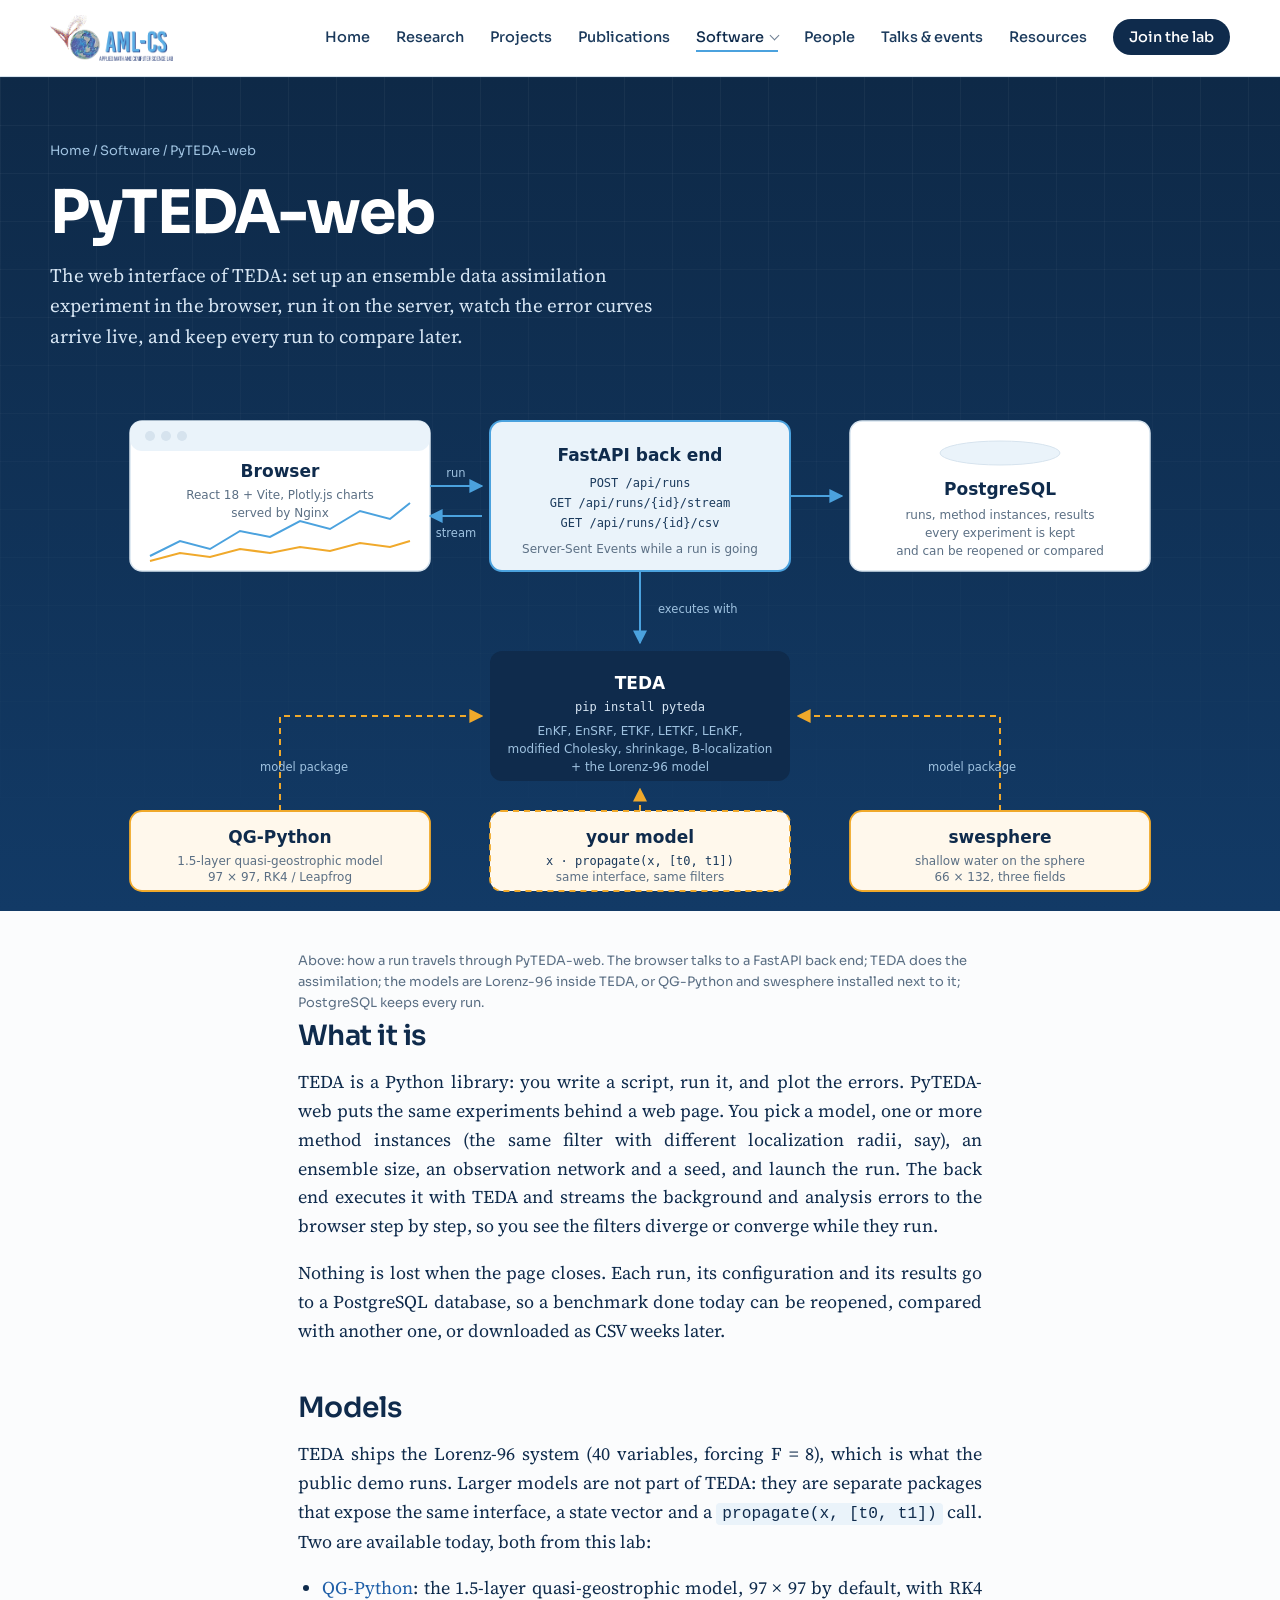
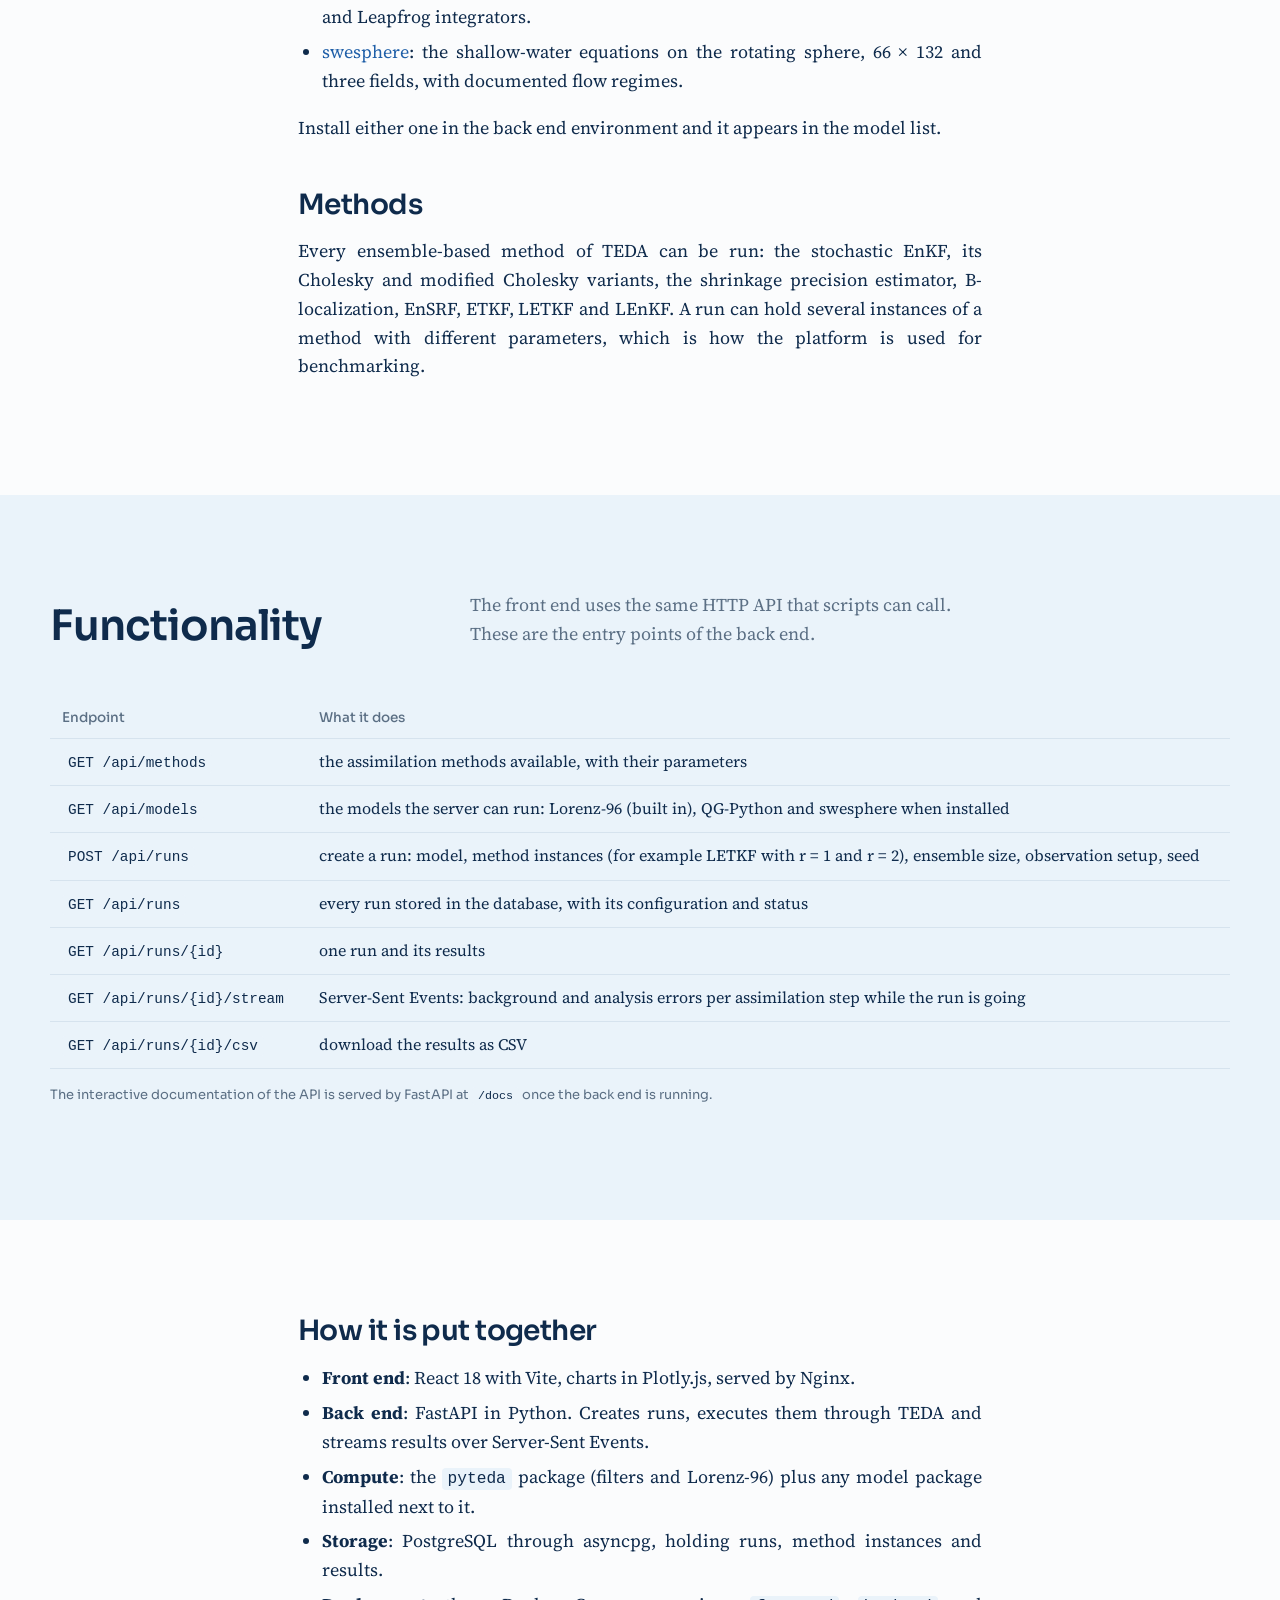
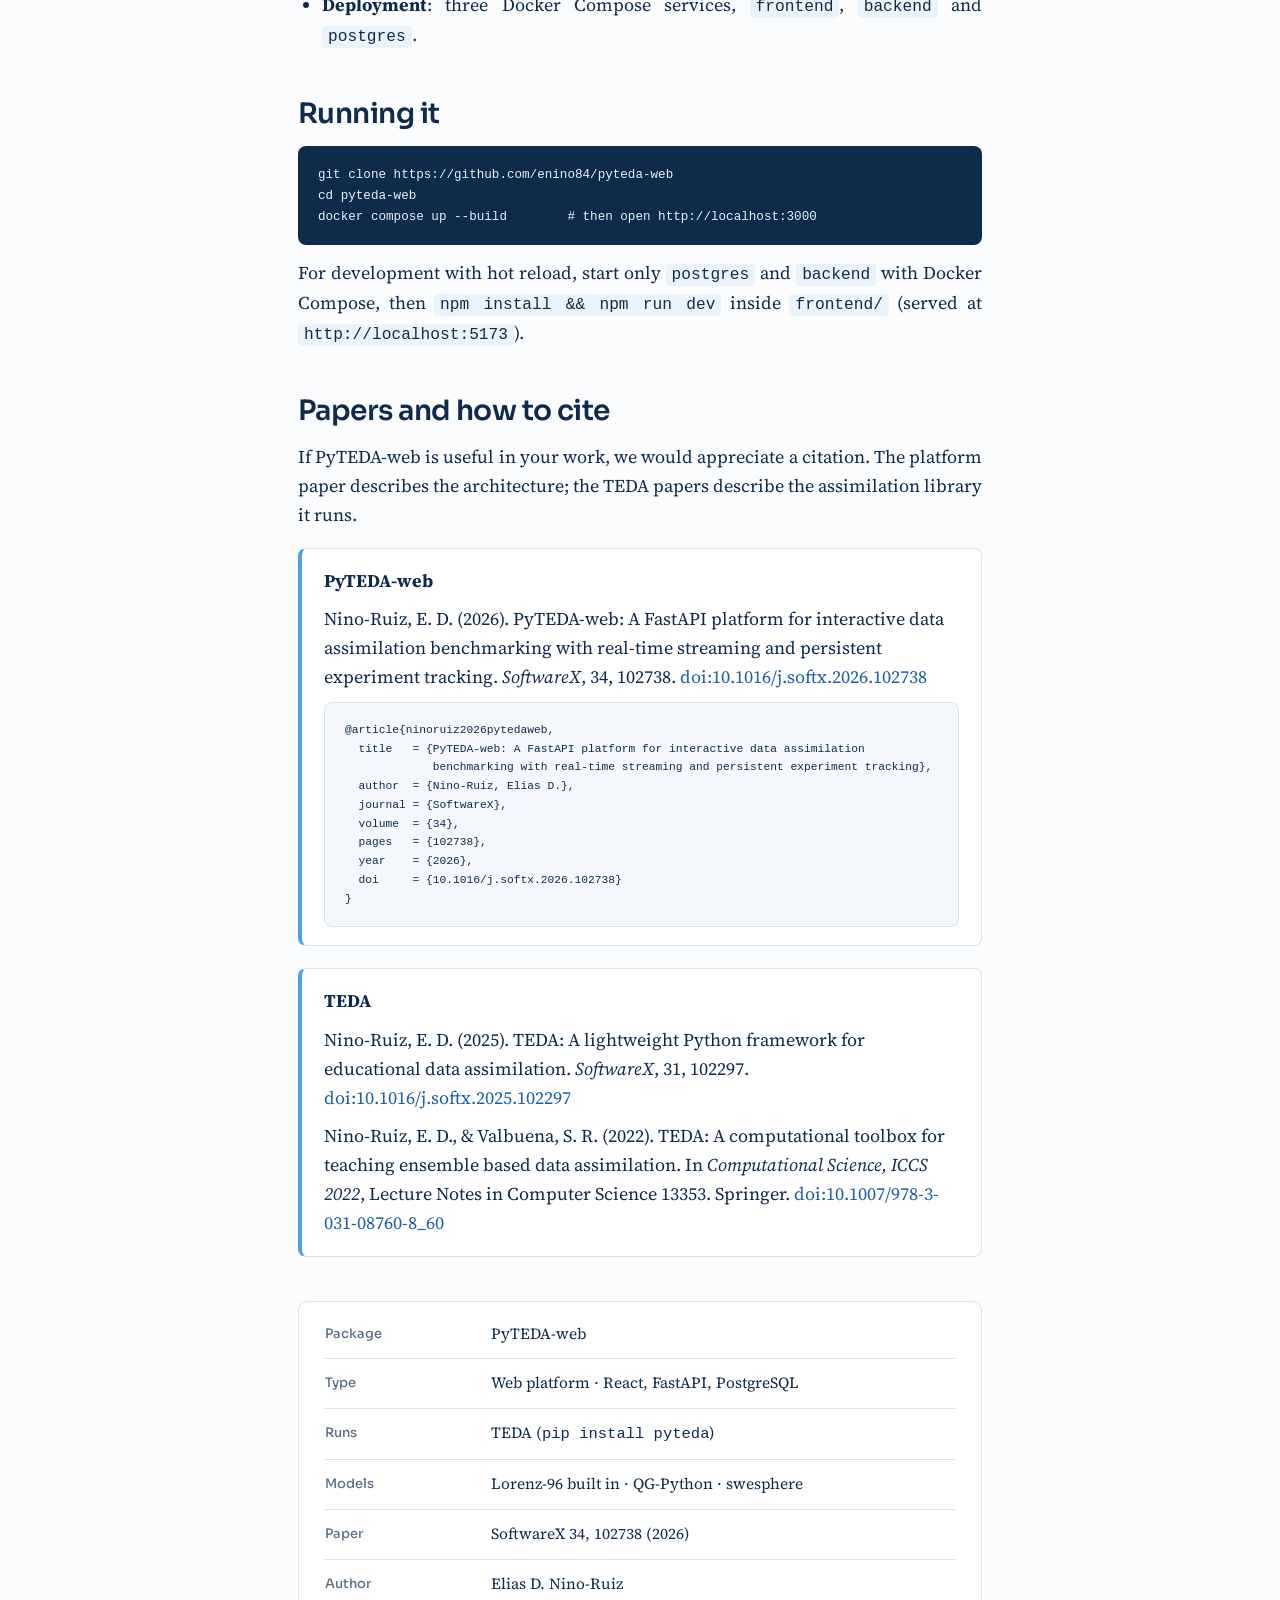
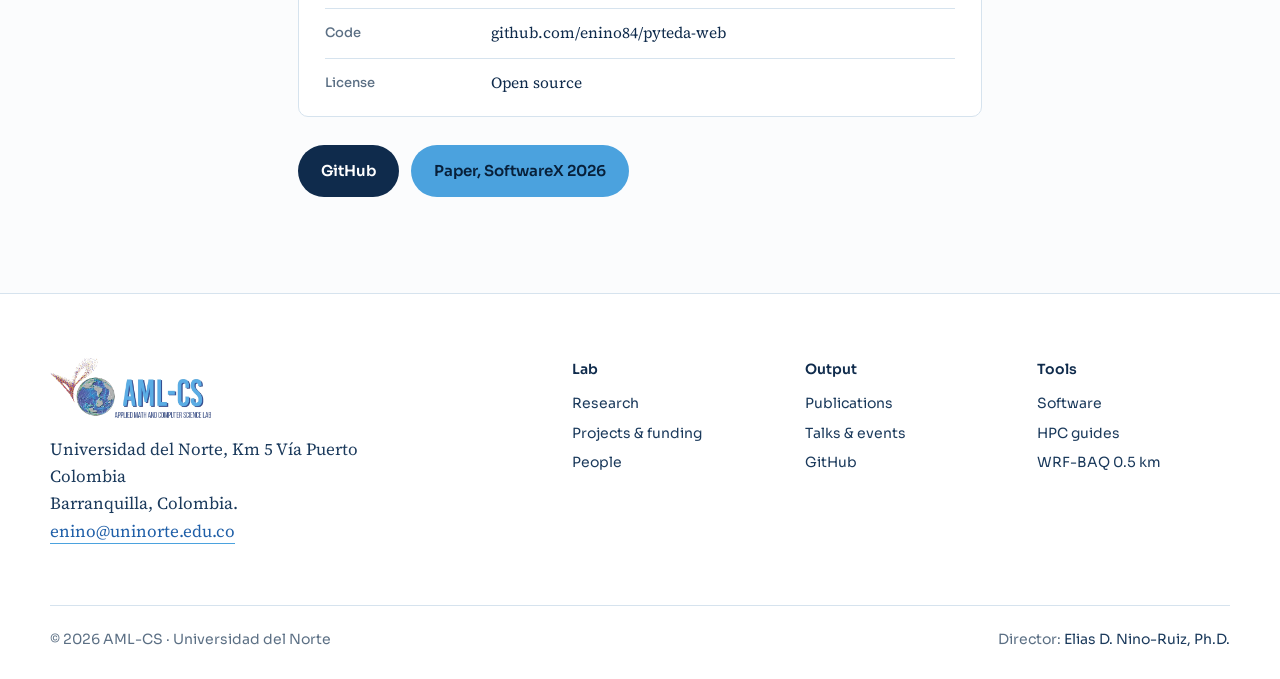
<file: software/pyteda/index.html>
<!DOCTYPE html>
<html lang="en">
<head>
<meta charset="utf-8"><meta name="viewport" content="width=device-width, initial-scale=1">
<title>PyTEDA-web · AML-CS</title>
<meta name="description" content="Applied Math and Computer Science Lab at Universidad del Norte, Barranquilla, Colombia.">
<meta property="og:title" content="PyTEDA-web · AML-CS"><meta property="og:description" content="Applied Math and Computer Science Lab at Universidad del Norte, Barranquilla, Colombia.">
<link rel="icon" href="../../assets/img/logo.png">
<link rel="preconnect" href="https://fonts.googleapis.com">
<link href="https://fonts.googleapis.com/css2?family=Sora:wght@400;500;600;700&family=Source+Serif+4:ital,opsz,wght@0,8..60,400;0,8..60,600;1,8..60,400&display=swap" rel="stylesheet">
<link rel="stylesheet" href="../../assets/css/site.css">

</head>
<body>
<header class="site"><div class="wrap nav">
  <a href="../../"><img class="logo" src="../../assets/img/logo.png" alt="AML-CS: Applied Math and Computer Science Lab"></a>
  <nav aria-label="Main"><ul><li><a href="../../">Home</a></li><li><a href="../../#research">Research</a></li><li><a href="../../projects/">Projects</a></li><li><a href="../../publications/">Publications</a></li><li class="has-sub"><a href="../../software/" aria-current="page">Software</a><ul class="sub"><li><a href="../../software/pyteda/">PyTEDA-web</a></li><li><a href="../../software/qg-python/">QG-Python</a></li><li><a href="../../software/swesphere/">swesphere</a></li><li><a href="../../software/#teda">TEDA</a></li></ul></li><li><a href="../../people/">People</a></li><li><a href="../../talks/">Talks & events</a></li><li><a href="../../resources/">Resources</a></li><li><a class="cta" href="mailto:enino@uninorte.edu.co">Join the lab</a></li></ul></nav>
  <button class="burger" aria-expanded="false" aria-label="Open menu">Menu</button>
</div></header>

<div class="pagehead" style="padding-bottom:0"><div class="wrap" style="display:block">
  <div class="crumb"><a href="../../">Home</a> / <a href="../">Software</a> / PyTEDA-web</div>
  <h1>PyTEDA-web</h1>
  <p style="max-width:62ch">The web interface of TEDA: set up an ensemble data assimilation experiment in the browser, run it on the server, watch the error curves arrive live, and keep every run to compare later.</p>
  <div class="hero-media" style="background:transparent;box-shadow:none;padding:0;border-radius:0;max-width:1060px"><img src="../../assets/img/figures/pyteda-web-arch.svg" alt="Architecture of PyTEDA-web"></div>
</div></div>

<section style="padding-top:40px"><div class="wrap"><div class="prose" style="max-width:76ch;margin:0 auto">
    <p style="font-family:var(--display);font-size:13px;color:var(--muted);text-align:left;margin:0 0 8px">Above: how a run travels through PyTEDA-web. The browser talks to a FastAPI back end; TEDA does the assimilation; the models are Lorenz-96 inside TEDA, or QG-Python and swesphere installed next to it; PostgreSQL keeps every run.</p>

    <h2 style="margin-top:8px">What it is</h2>
    <p>TEDA is a Python library: you write a script, run it, and plot the errors. PyTEDA-web puts the same experiments behind a web page. You pick a model, one or more method instances (the same filter with different localization radii, say), an ensemble size, an observation network and a seed, and launch the run. The back end executes it with TEDA and streams the background and analysis errors to the browser step by step, so you see the filters diverge or converge while they run.</p>
    <p>Nothing is lost when the page closes. Each run, its configuration and its results go to a PostgreSQL database, so a benchmark done today can be reopened, compared with another one, or downloaded as CSV weeks later.</p>

    <h2>Models</h2>
    <p>TEDA ships the Lorenz-96 system (40 variables, forcing F = 8), which is what the public demo runs. Larger models are not part of TEDA: they are separate packages that expose the same interface, a state vector and a <code>propagate(x, [t0, t1])</code> call. Two are available today, both from this lab:</p>
    <ul>
      <li><a href="../qg-python/">QG-Python</a>: the 1.5-layer quasi-geostrophic model, 97 &times; 97 by default, with RK4 and Leapfrog integrators.</li>
      <li><a href="../swesphere/">swesphere</a>: the shallow-water equations on the rotating sphere, 66 &times; 132 and three fields, with documented flow regimes.</li>
    </ul>
    <p>Install either one in the back end environment and it appears in the model list.</p>

    <h2>Methods</h2>
    <p>Every ensemble-based method of TEDA can be run: the stochastic EnKF, its Cholesky and modified Cholesky variants, the shrinkage precision estimator, B-localization, EnSRF, ETKF, LETKF and LEnKF. A run can hold several instances of a method with different parameters, which is how the platform is used for benchmarking.</p>
</div></div></section>

<section class="tint"><div class="wrap">
  <div class="sec-head"><h2>Functionality</h2><p>The front end uses the same HTTP API that scripts can call. These are the entry points of the back end.</p></div>
  <div class="prose" style="max-width:none">
    <table class="api"><thead><tr><th>Endpoint</th><th>What it does</th></tr></thead><tbody><tr><td><code>GET /api/methods</code></td><td>the assimilation methods available, with their parameters</td></tr><tr><td><code>GET /api/models</code></td><td>the models the server can run: Lorenz-96 (built in), QG-Python and swesphere when installed</td></tr><tr><td><code>POST /api/runs</code></td><td>create a run: model, method instances (for example LETKF with r = 1 and r = 2), ensemble size, observation setup, seed</td></tr><tr><td><code>GET /api/runs</code></td><td>every run stored in the database, with its configuration and status</td></tr><tr><td><code>GET /api/runs/{id}</code></td><td>one run and its results</td></tr><tr><td><code>GET /api/runs/{id}/stream</code></td><td>Server-Sent Events: background and analysis errors per assimilation step while the run is going</td></tr><tr><td><code>GET /api/runs/{id}/csv</code></td><td>download the results as CSV</td></tr></tbody></table>
    <p style="font-family:var(--display);font-size:13px;color:var(--muted);text-align:left">The interactive documentation of the API is served by FastAPI at <code>/docs</code> once the back end is running.</p>
  </div>
</div></section>

<section><div class="wrap"><div class="prose" style="max-width:76ch;margin:0 auto">
    <h2 style="margin-top:0">How it is put together</h2>
    <ul>
      <li><b>Front end</b>: React 18 with Vite, charts in Plotly.js, served by Nginx.</li>
      <li><b>Back end</b>: FastAPI in Python. Creates runs, executes them through TEDA and streams results over Server-Sent Events.</li>
      <li><b>Compute</b>: the <code>pyteda</code> package (filters and Lorenz-96) plus any model package installed next to it.</li>
      <li><b>Storage</b>: PostgreSQL through asyncpg, holding runs, method instances and results.</li>
      <li><b>Deployment</b>: three Docker Compose services, <code>frontend</code>, <code>backend</code> and <code>postgres</code>.</li>
    </ul>

    <h2>Running it</h2>
    <pre><code>git clone https://github.com/enino84/pyteda-web
cd pyteda-web
docker compose up --build        # then open http://localhost:3000</code></pre>
    <p>For development with hot reload, start only <code>postgres</code> and <code>backend</code> with Docker Compose, then <code>npm install &amp;&amp; npm run dev</code> inside <code>frontend/</code> (served at <code>http://localhost:5173</code>).</p>

    <h2>Papers and how to cite</h2>
    <p>If PyTEDA-web is useful in your work, we would appreciate a citation. The platform paper describes the architecture; the TEDA papers describe the assimilation library it runs.</p>
    <div class="cite">
      <p><b>PyTEDA-web</b></p>
      <p>Nino-Ruiz, E. D. (2026). PyTEDA-web: A FastAPI platform for interactive data assimilation benchmarking with real-time streaming and persistent experiment tracking. <i>SoftwareX</i>, 34, 102738. <a href="https://doi.org/10.1016/j.softx.2026.102738">doi:10.1016/j.softx.2026.102738</a></p>
      <pre><code>@article{ninoruiz2026pytedaweb,
  title   = {PyTEDA-web: A FastAPI platform for interactive data assimilation
             benchmarking with real-time streaming and persistent experiment tracking},
  author  = {Nino-Ruiz, Elias D.},
  journal = {SoftwareX},
  volume  = {34},
  pages   = {102738},
  year    = {2026},
  doi     = {10.1016/j.softx.2026.102738}
}</code></pre>
    </div>
    <div class="cite">
      <p><b>TEDA</b></p>
      <p>Nino-Ruiz, E. D. (2025). TEDA: A lightweight Python framework for educational data assimilation. <i>SoftwareX</i>, 31, 102297. <a href="https://doi.org/10.1016/j.softx.2025.102297">doi:10.1016/j.softx.2025.102297</a></p>
      <p style="margin:0">Nino-Ruiz, E. D., &amp; Valbuena, S. R. (2022). TEDA: A computational toolbox for teaching ensemble based data assimilation. In <i>Computational Science, ICCS 2022</i>, Lecture Notes in Computer Science 13353. Springer. <a href="https://doi.org/10.1007/978-3-031-08760-8_60">doi:10.1007/978-3-031-08760-8_60</a></p>
    </div>
  </div>
  <div style="max-width:76ch;margin:44px auto 0"><div class="facts"><dl><div><dt>Package</dt><dd>PyTEDA-web</dd></div><div><dt>Type</dt><dd>Web platform · React, FastAPI, PostgreSQL</dd></div><div><dt>Runs</dt><dd>TEDA (<code>pip install pyteda</code>)</dd></div><div><dt>Models</dt><dd>Lorenz-96 built in · QG-Python · swesphere</dd></div><div><dt>Paper</dt><dd>SoftwareX 34, 102738 (2026)</dd></div><div><dt>Author</dt><dd>Elias D. Nino-Ruiz</dd></div><div><dt>Code</dt><dd>github.com/enino84/pyteda-web</dd></div><div><dt>License</dt><dd>Open source</dd></div></dl></div></div>
  <p style="max-width:76ch;margin:28px auto 0"><a class="btn dark" href="https://github.com/enino84/pyteda-web">GitHub</a> &nbsp; <a class="btn primary" href="https://doi.org/10.1016/j.softx.2026.102738">Paper, SoftwareX 2026</a></p>
</div></section>

<footer class="site"><div class="wrap">
  <div>
    <a href="../../"><img class="logo-foot" src="../../assets/img/logo.png" alt="AML-CS"></a>
    <p class="contact">Universidad del Norte, Km 5 Vía Puerto Colombia<br>Barranquilla, Colombia.<br><a href="mailto:enino@uninorte.edu.co">enino@uninorte.edu.co</a></p>
  </div>
  <div><h5>Lab</h5><ul><li><a href="../../#research">Research</a></li><li><a href="../../projects/">Projects &amp; funding</a></li><li><a href="../../people/">People</a></li></ul></div>
  <div><h5>Output</h5><ul><li><a href="../../publications/">Publications</a></li><li><a href="../../talks/">Talks &amp; events</a></li><li><a href="https://github.com/AML-CS">GitHub</a></li></ul></div>
  <div><h5>Tools</h5><ul><li><a href="../../software/">Software</a></li><li><a href="../../resources/">HPC guides</a></li><li><a href="../../wrf-baq-0.5km/">WRF-BAQ 0.5 km</a></li></ul></div>
  <div class="copy"><span>© 2026 AML-CS · Universidad del Norte</span><span>Director: <a href="https://enino84.github.io/">Elias D. Nino-Ruiz, Ph.D.</a></span></div>
</div></footer>
<script src="../../assets/js/site.js"></script>
</body></html>
</file>
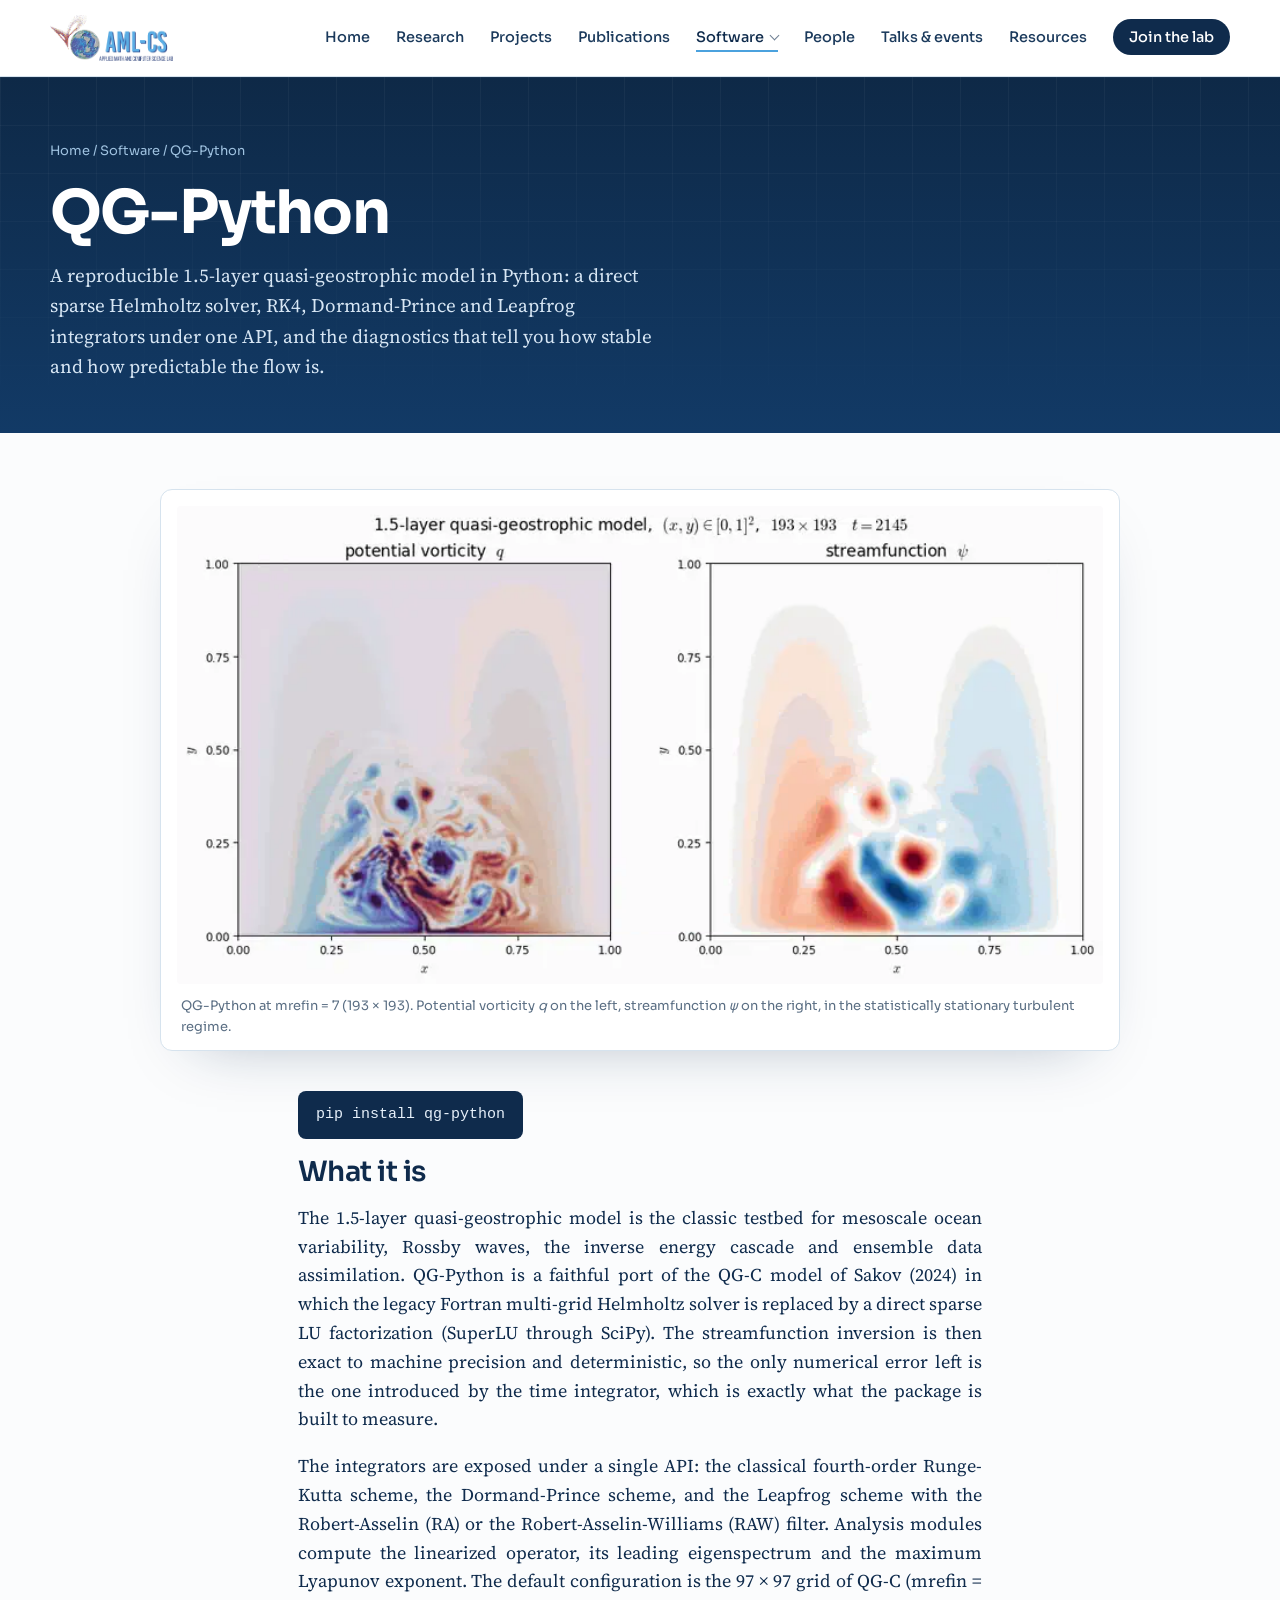
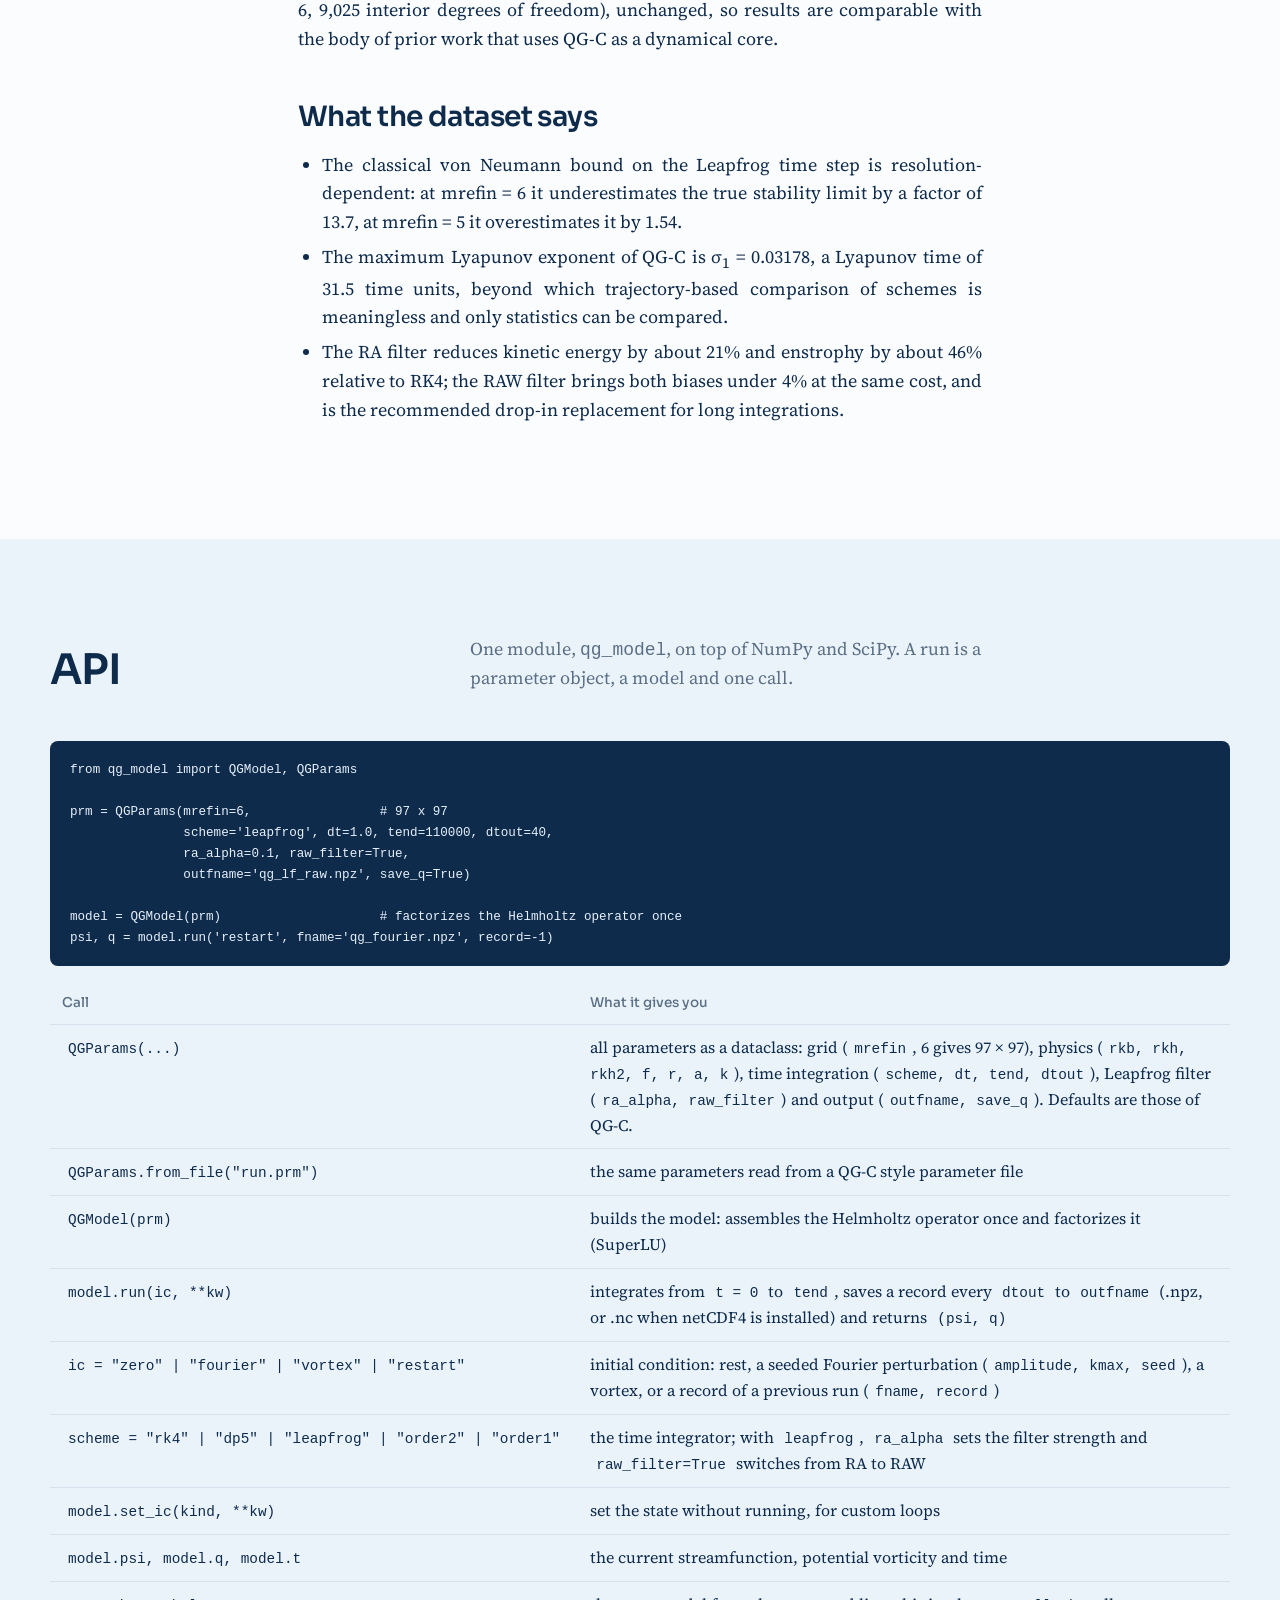
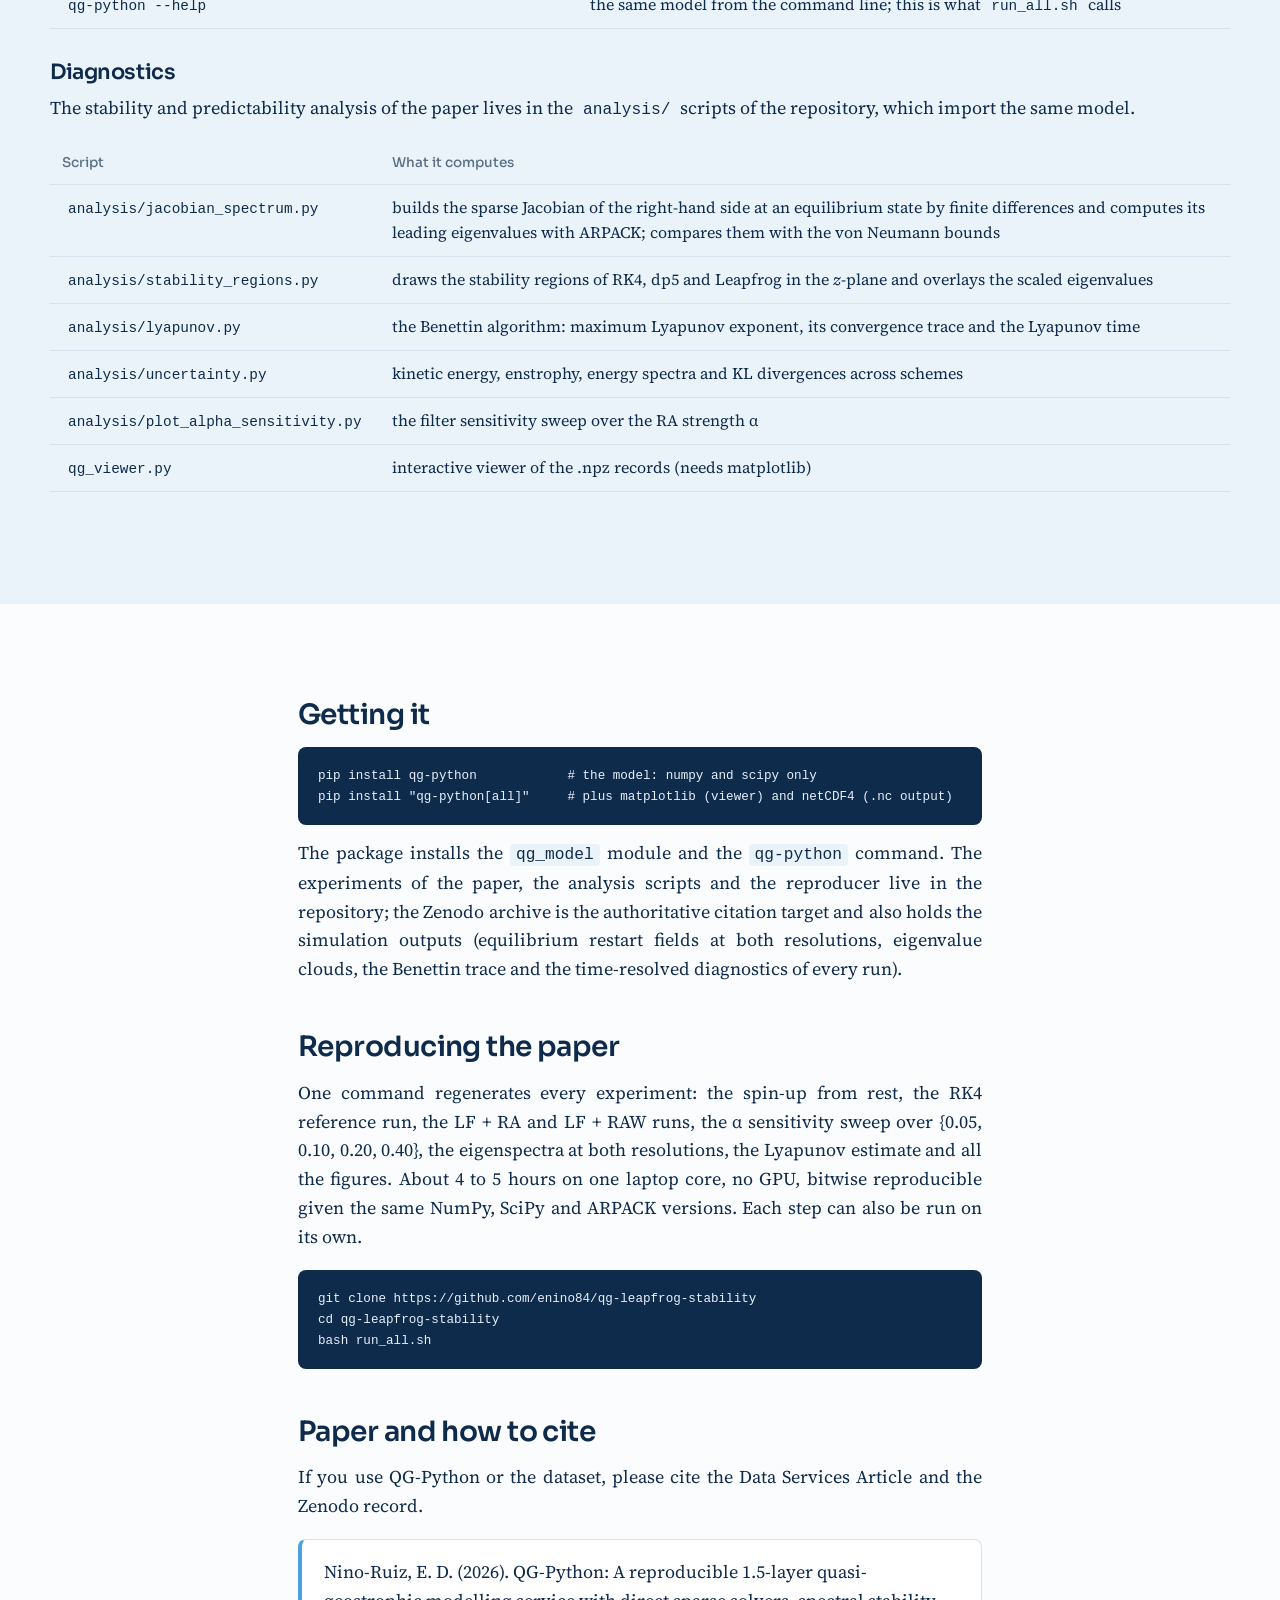
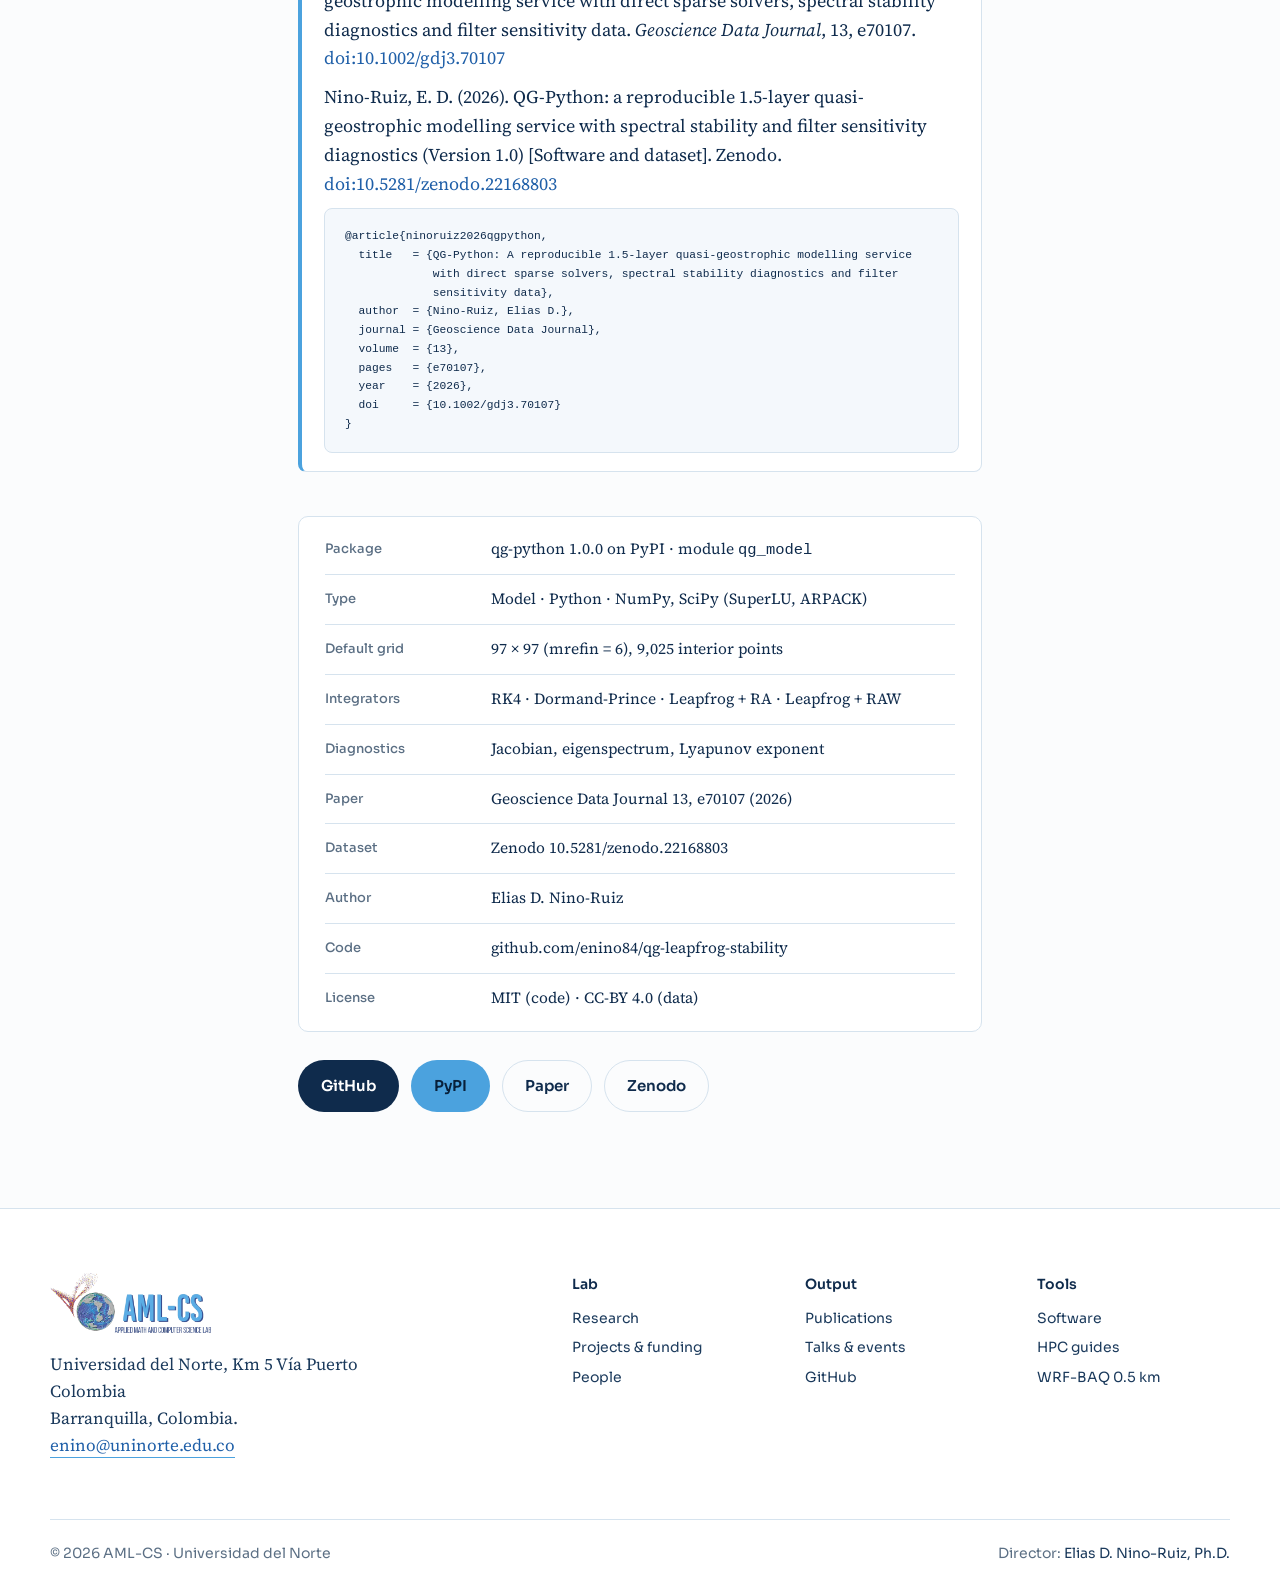
<file: software/qg-python/index.html>
<!DOCTYPE html>
<html lang="en">
<head>
<meta charset="utf-8"><meta name="viewport" content="width=device-width, initial-scale=1">
<title>QG-Python · AML-CS</title>
<meta name="description" content="Applied Math and Computer Science Lab at Universidad del Norte, Barranquilla, Colombia.">
<meta property="og:title" content="QG-Python · AML-CS"><meta property="og:description" content="Applied Math and Computer Science Lab at Universidad del Norte, Barranquilla, Colombia.">
<link rel="icon" href="../../assets/img/logo.png">
<link rel="preconnect" href="https://fonts.googleapis.com">
<link href="https://fonts.googleapis.com/css2?family=Sora:wght@400;500;600;700&family=Source+Serif+4:ital,opsz,wght@0,8..60,400;0,8..60,600;1,8..60,400&display=swap" rel="stylesheet">
<link rel="stylesheet" href="../../assets/css/site.css">

</head>
<body>
<header class="site"><div class="wrap nav">
  <a href="../../"><img class="logo" src="../../assets/img/logo.png" alt="AML-CS: Applied Math and Computer Science Lab"></a>
  <nav aria-label="Main"><ul><li><a href="../../">Home</a></li><li><a href="../../#research">Research</a></li><li><a href="../../projects/">Projects</a></li><li><a href="../../publications/">Publications</a></li><li class="has-sub"><a href="../../software/" aria-current="page">Software</a><ul class="sub"><li><a href="../../software/pyteda/">PyTEDA-web</a></li><li><a href="../../software/qg-python/">QG-Python</a></li><li><a href="../../software/swesphere/">swesphere</a></li><li><a href="../../software/#teda">TEDA</a></li></ul></li><li><a href="../../people/">People</a></li><li><a href="../../talks/">Talks & events</a></li><li><a href="../../resources/">Resources</a></li><li><a class="cta" href="mailto:enino@uninorte.edu.co">Join the lab</a></li></ul></nav>
  <button class="burger" aria-expanded="false" aria-label="Open menu">Menu</button>
</div></header>

<div class="pagehead"><div class="wrap" style="display:block">
  <div class="crumb"><a href="../../">Home</a> / <a href="../">Software</a> / QG-Python</div>
  <h1>QG-Python</h1>
  <p style="max-width:62ch">A reproducible 1.5-layer quasi-geostrophic model in Python: a direct sparse Helmholtz solver, RK4, Dormand-Prince and Leapfrog integrators under one API, and the diagnostics that tell you how stable and how predictable the flow is.</p>
</div></div>

<section style="padding:56px 0 0"><div class="wrap">
  <figure class="plate"><picture><source srcset="../../assets/img/figures/qg-model.webp" type="image/webp"><img src="../../assets/img/figures/qg-model.jpg" alt="1.5-layer quasi-geostrophic model: potential vorticity and streamfunction on a 193 by 193 grid"></picture><figcaption>QG-Python at mrefin = 7 (193 &times; 193). Potential vorticity <i>q</i> on the left, streamfunction <i>&psi;</i> on the right, in the statistically stationary turbulent regime.</figcaption></figure>
</div></section>

<section style="padding-top:40px"><div class="wrap"><div class="prose" style="max-width:76ch;margin:0 auto">
    <p><span class="install">pip install qg-python</span></p>
    <h2 style="margin-top:8px">What it is</h2>
    <p>The 1.5-layer quasi-geostrophic model is the classic testbed for mesoscale ocean variability, Rossby waves, the inverse energy cascade and ensemble data assimilation. QG-Python is a faithful port of the QG-C model of Sakov (2024) in which the legacy Fortran multi-grid Helmholtz solver is replaced by a direct sparse LU factorization (SuperLU through SciPy). The streamfunction inversion is then exact to machine precision and deterministic, so the only numerical error left is the one introduced by the time integrator, which is exactly what the package is built to measure.</p>
    <p>The integrators are exposed under a single API: the classical fourth-order Runge-Kutta scheme, the Dormand-Prince scheme, and the Leapfrog scheme with the Robert-Asselin (RA) or the Robert-Asselin-Williams (RAW) filter. Analysis modules compute the linearized operator, its leading eigenspectrum and the maximum Lyapunov exponent. The default configuration is the 97 &times; 97 grid of QG-C (mrefin = 6, 9,025 interior degrees of freedom), unchanged, so results are comparable with the body of prior work that uses QG-C as a dynamical core.</p>

    <h2>What the dataset says</h2>
    <ul>
      <li>The classical von Neumann bound on the Leapfrog time step is resolution-dependent: at mrefin = 6 it underestimates the true stability limit by a factor of 13.7, at mrefin = 5 it overestimates it by 1.54.</li>
      <li>The maximum Lyapunov exponent of QG-C is &sigma;<sub>1</sub> = 0.03178, a Lyapunov time of 31.5 time units, beyond which trajectory-based comparison of schemes is meaningless and only statistics can be compared.</li>
      <li>The RA filter reduces kinetic energy by about 21% and enstrophy by about 46% relative to RK4; the RAW filter brings both biases under 4% at the same cost, and is the recommended drop-in replacement for long integrations.</li>
    </ul>
</div></div></section>

<section class="tint"><div class="wrap">
  <div class="sec-head"><h2>API</h2><p>One module, <code>qg_model</code>, on top of NumPy and SciPy. A run is a parameter object, a model and one call.</p></div>
  <div class="prose" style="max-width:none">
    <pre><code>from qg_model import QGModel, QGParams

prm = QGParams(mrefin=6,                 # 97 x 97
               scheme='leapfrog', dt=1.0, tend=110000, dtout=40,
               ra_alpha=0.1, raw_filter=True,
               outfname='qg_lf_raw.npz', save_q=True)

model = QGModel(prm)                     # factorizes the Helmholtz operator once
psi, q = model.run('restart', fname='qg_fourier.npz', record=-1)</code></pre>
    <table class="api"><thead><tr><th>Call</th><th>What it gives you</th></tr></thead><tbody><tr><td><code>QGParams(...)</code></td><td>all parameters as a dataclass: grid (<code>mrefin</code>, 6 gives 97 &times; 97), physics (<code>rkb, rkh, rkh2, f, r, a, k</code>), time integration (<code>scheme, dt, tend, dtout</code>), Leapfrog filter (<code>ra_alpha, raw_filter</code>) and output (<code>outfname, save_q</code>). Defaults are those of QG-C.</td></tr><tr><td><code>QGParams.from_file("run.prm")</code></td><td>the same parameters read from a QG-C style parameter file</td></tr><tr><td><code>QGModel(prm)</code></td><td>builds the model: assembles the Helmholtz operator once and factorizes it (SuperLU)</td></tr><tr><td><code>model.run(ic, **kw)</code></td><td>integrates from <code>t = 0</code> to <code>tend</code>, saves a record every <code>dtout</code> to <code>outfname</code> (.npz, or .nc when netCDF4 is installed) and returns <code>(psi, q)</code></td></tr><tr><td><code>ic = "zero" | "fourier" | "vortex" | "restart"</code></td><td>initial condition: rest, a seeded Fourier perturbation (<code>amplitude, kmax, seed</code>), a vortex, or a record of a previous run (<code>fname, record</code>)</td></tr><tr><td><code>scheme = "rk4" | "dp5" | "leapfrog" | "order2" | "order1"</code></td><td>the time integrator; with <code>leapfrog</code>, <code>ra_alpha</code> sets the filter strength and <code>raw_filter=True</code> switches from RA to RAW</td></tr><tr><td><code>model.set_ic(kind, **kw)</code></td><td>set the state without running, for custom loops</td></tr><tr><td><code>model.psi, model.q, model.t</code></td><td>the current streamfunction, potential vorticity and time</td></tr><tr><td><code>qg-python --help</code></td><td>the same model from the command line; this is what <code>run_all.sh</code> calls</td></tr></tbody></table>
    <h3>Diagnostics</h3>
    <p>The stability and predictability analysis of the paper lives in the <code>analysis/</code> scripts of the repository, which import the same model.</p>
    <table class="api"><thead><tr><th>Script</th><th>What it computes</th></tr></thead><tbody><tr><td><code>analysis/jacobian_spectrum.py</code></td><td>builds the sparse Jacobian of the right-hand side at an equilibrium state by finite differences and computes its leading eigenvalues with ARPACK; compares them with the von Neumann bounds</td></tr><tr><td><code>analysis/stability_regions.py</code></td><td>draws the stability regions of RK4, dp5 and Leapfrog in the <i>z</i>-plane and overlays the scaled eigenvalues</td></tr><tr><td><code>analysis/lyapunov.py</code></td><td>the Benettin algorithm: maximum Lyapunov exponent, its convergence trace and the Lyapunov time</td></tr><tr><td><code>analysis/uncertainty.py</code></td><td>kinetic energy, enstrophy, energy spectra and KL divergences across schemes</td></tr><tr><td><code>analysis/plot_alpha_sensitivity.py</code></td><td>the filter sensitivity sweep over the RA strength &alpha;</td></tr><tr><td><code>qg_viewer.py</code></td><td>interactive viewer of the .npz records (needs matplotlib)</td></tr></tbody></table>
  </div>
</div></section>

<section><div class="wrap"><div class="prose" style="max-width:76ch;margin:0 auto">
    <h2 style="margin-top:0">Getting it</h2>
    <pre><code>pip install qg-python            # the model: numpy and scipy only
pip install "qg-python[all]"     # plus matplotlib (viewer) and netCDF4 (.nc output)</code></pre>
    <p>The package installs the <code>qg_model</code> module and the <code>qg-python</code> command. The experiments of the paper, the analysis scripts and the reproducer live in the repository; the Zenodo archive is the authoritative citation target and also holds the simulation outputs (equilibrium restart fields at both resolutions, eigenvalue clouds, the Benettin trace and the time-resolved diagnostics of every run).</p>

    <h2>Reproducing the paper</h2>
    <p>One command regenerates every experiment: the spin-up from rest, the RK4 reference run, the LF + RA and LF + RAW runs, the &alpha; sensitivity sweep over {0.05, 0.10, 0.20, 0.40}, the eigenspectra at both resolutions, the Lyapunov estimate and all the figures. About 4 to 5 hours on one laptop core, no GPU, bitwise reproducible given the same NumPy, SciPy and ARPACK versions. Each step can also be run on its own.</p>
    <pre><code>git clone https://github.com/enino84/qg-leapfrog-stability
cd qg-leapfrog-stability
bash run_all.sh</code></pre>

    <h2>Paper and how to cite</h2>
    <p>If you use QG-Python or the dataset, please cite the Data Services Article and the Zenodo record.</p>
    <div class="cite">
      <p>Nino-Ruiz, E. D. (2026). QG-Python: A reproducible 1.5-layer quasi-geostrophic modelling service with direct sparse solvers, spectral stability diagnostics and filter sensitivity data. <i>Geoscience Data Journal</i>, 13, e70107. <a href="https://doi.org/10.1002/gdj3.70107">doi:10.1002/gdj3.70107</a></p>
      <p>Nino-Ruiz, E. D. (2026). QG-Python: a reproducible 1.5-layer quasi-geostrophic modelling service with spectral stability and filter sensitivity diagnostics (Version 1.0) [Software and dataset]. Zenodo. <a href="https://doi.org/10.5281/zenodo.22168803">doi:10.5281/zenodo.22168803</a></p>
      <pre><code>@article{ninoruiz2026qgpython,
  title   = {QG-Python: A reproducible 1.5-layer quasi-geostrophic modelling service
             with direct sparse solvers, spectral stability diagnostics and filter
             sensitivity data},
  author  = {Nino-Ruiz, Elias D.},
  journal = {Geoscience Data Journal},
  volume  = {13},
  pages   = {e70107},
  year    = {2026},
  doi     = {10.1002/gdj3.70107}
}</code></pre>
    </div>
  </div>
  <div style="max-width:76ch;margin:44px auto 0"><div class="facts"><dl><div><dt>Package</dt><dd>qg-python 1.0.0 on PyPI · module <code>qg_model</code></dd></div><div><dt>Type</dt><dd>Model · Python · NumPy, SciPy (SuperLU, ARPACK)</dd></div><div><dt>Default grid</dt><dd>97 &times; 97 (mrefin = 6), 9,025 interior points</dd></div><div><dt>Integrators</dt><dd>RK4 · Dormand-Prince · Leapfrog + RA · Leapfrog + RAW</dd></div><div><dt>Diagnostics</dt><dd>Jacobian, eigenspectrum, Lyapunov exponent</dd></div><div><dt>Paper</dt><dd>Geoscience Data Journal 13, e70107 (2026)</dd></div><div><dt>Dataset</dt><dd>Zenodo 10.5281/zenodo.22168803</dd></div><div><dt>Author</dt><dd>Elias D. Nino-Ruiz</dd></div><div><dt>Code</dt><dd>github.com/enino84/qg-leapfrog-stability</dd></div><div><dt>License</dt><dd>MIT (code) · CC-BY 4.0 (data)</dd></div></dl></div></div>
  <p style="max-width:76ch;margin:28px auto 0"><a class="btn dark" href="https://github.com/enino84/qg-leapfrog-stability">GitHub</a> &nbsp; <a class="btn primary" href="https://pypi.org/project/qg-python/">PyPI</a> &nbsp; <a class="btn ghost" style="border-color:var(--rule);color:var(--navy)" href="https://doi.org/10.1002/gdj3.70107">Paper</a> &nbsp; <a class="btn ghost" style="border-color:var(--rule);color:var(--navy)" href="https://doi.org/10.5281/zenodo.22168803">Zenodo</a></p>
</div></section>

<footer class="site"><div class="wrap">
  <div>
    <a href="../../"><img class="logo-foot" src="../../assets/img/logo.png" alt="AML-CS"></a>
    <p class="contact">Universidad del Norte, Km 5 Vía Puerto Colombia<br>Barranquilla, Colombia.<br><a href="mailto:enino@uninorte.edu.co">enino@uninorte.edu.co</a></p>
  </div>
  <div><h5>Lab</h5><ul><li><a href="../../#research">Research</a></li><li><a href="../../projects/">Projects &amp; funding</a></li><li><a href="../../people/">People</a></li></ul></div>
  <div><h5>Output</h5><ul><li><a href="../../publications/">Publications</a></li><li><a href="../../talks/">Talks &amp; events</a></li><li><a href="https://github.com/AML-CS">GitHub</a></li></ul></div>
  <div><h5>Tools</h5><ul><li><a href="../../software/">Software</a></li><li><a href="../../resources/">HPC guides</a></li><li><a href="../../wrf-baq-0.5km/">WRF-BAQ 0.5 km</a></li></ul></div>
  <div class="copy"><span>© 2026 AML-CS · Universidad del Norte</span><span>Director: <a href="https://enino84.github.io/">Elias D. Nino-Ruiz, Ph.D.</a></span></div>
</div></footer>
<script src="../../assets/js/site.js"></script>
</body></html>
</file>
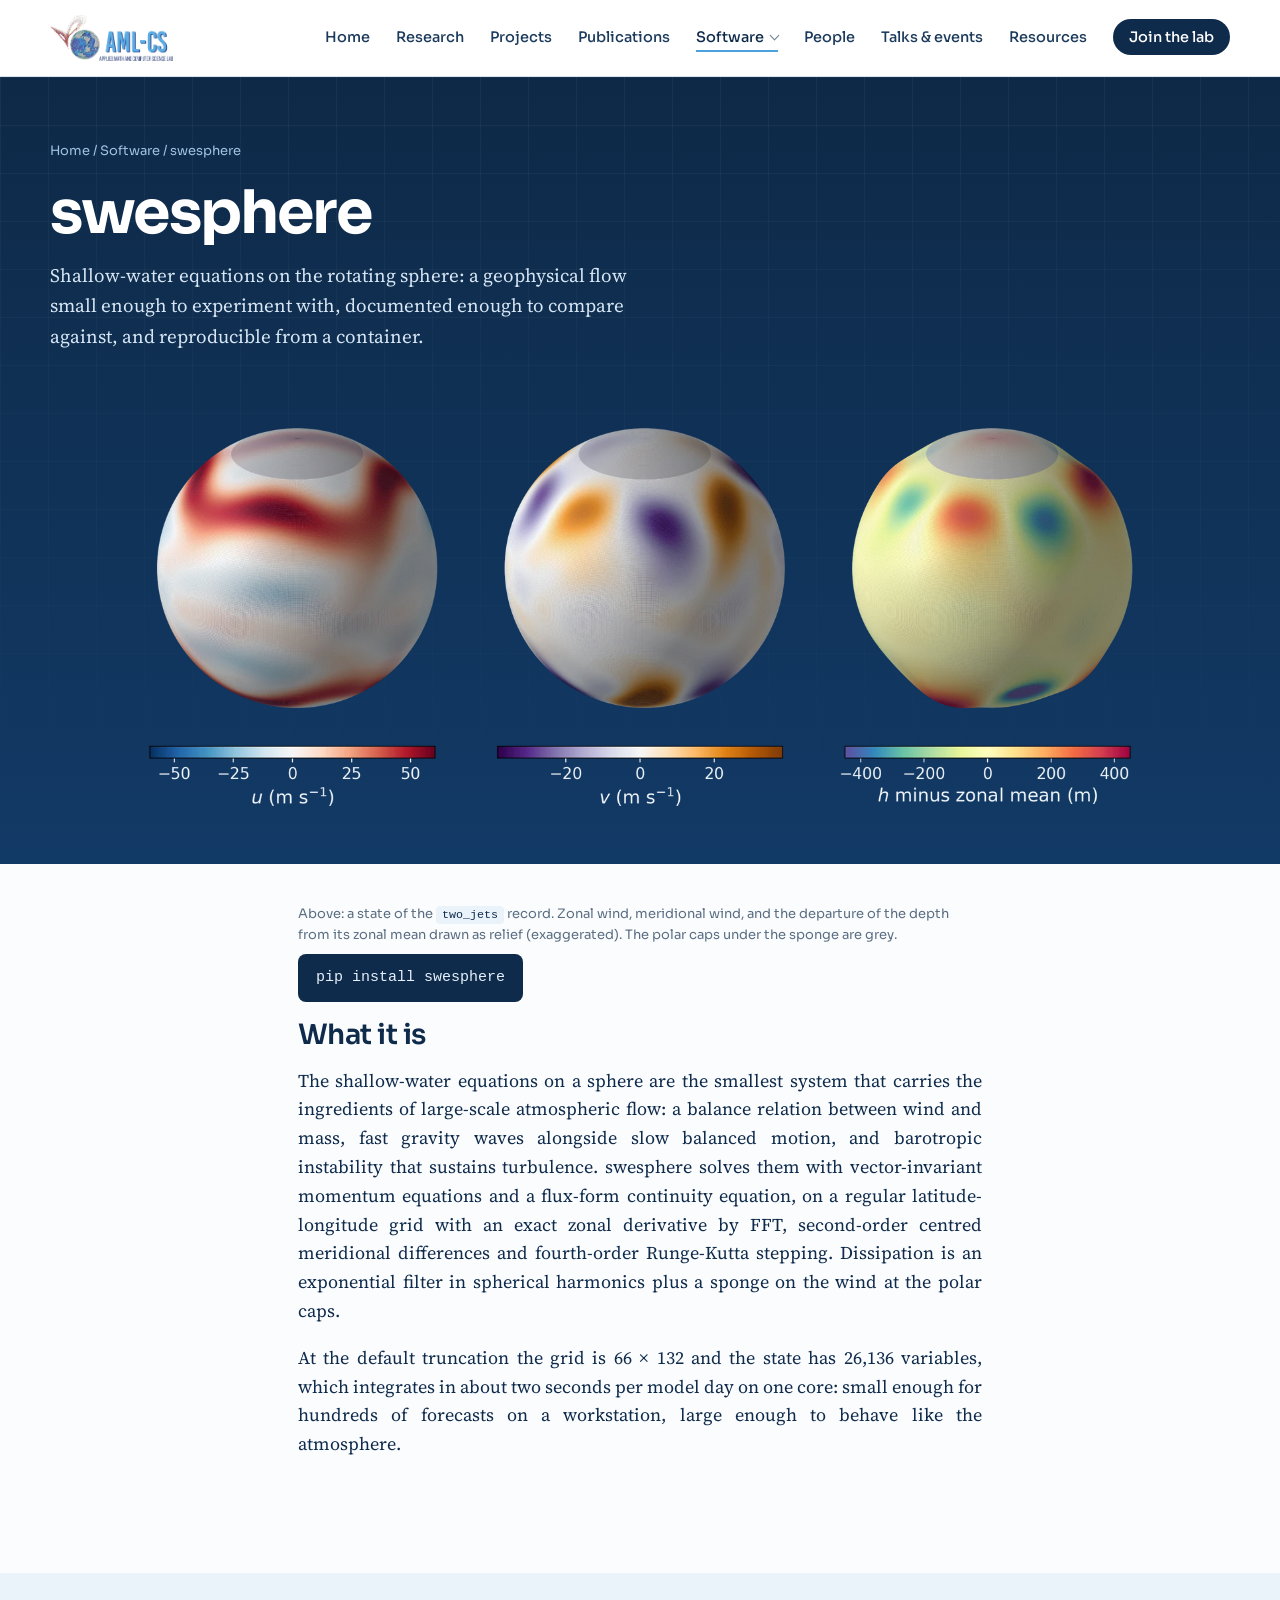
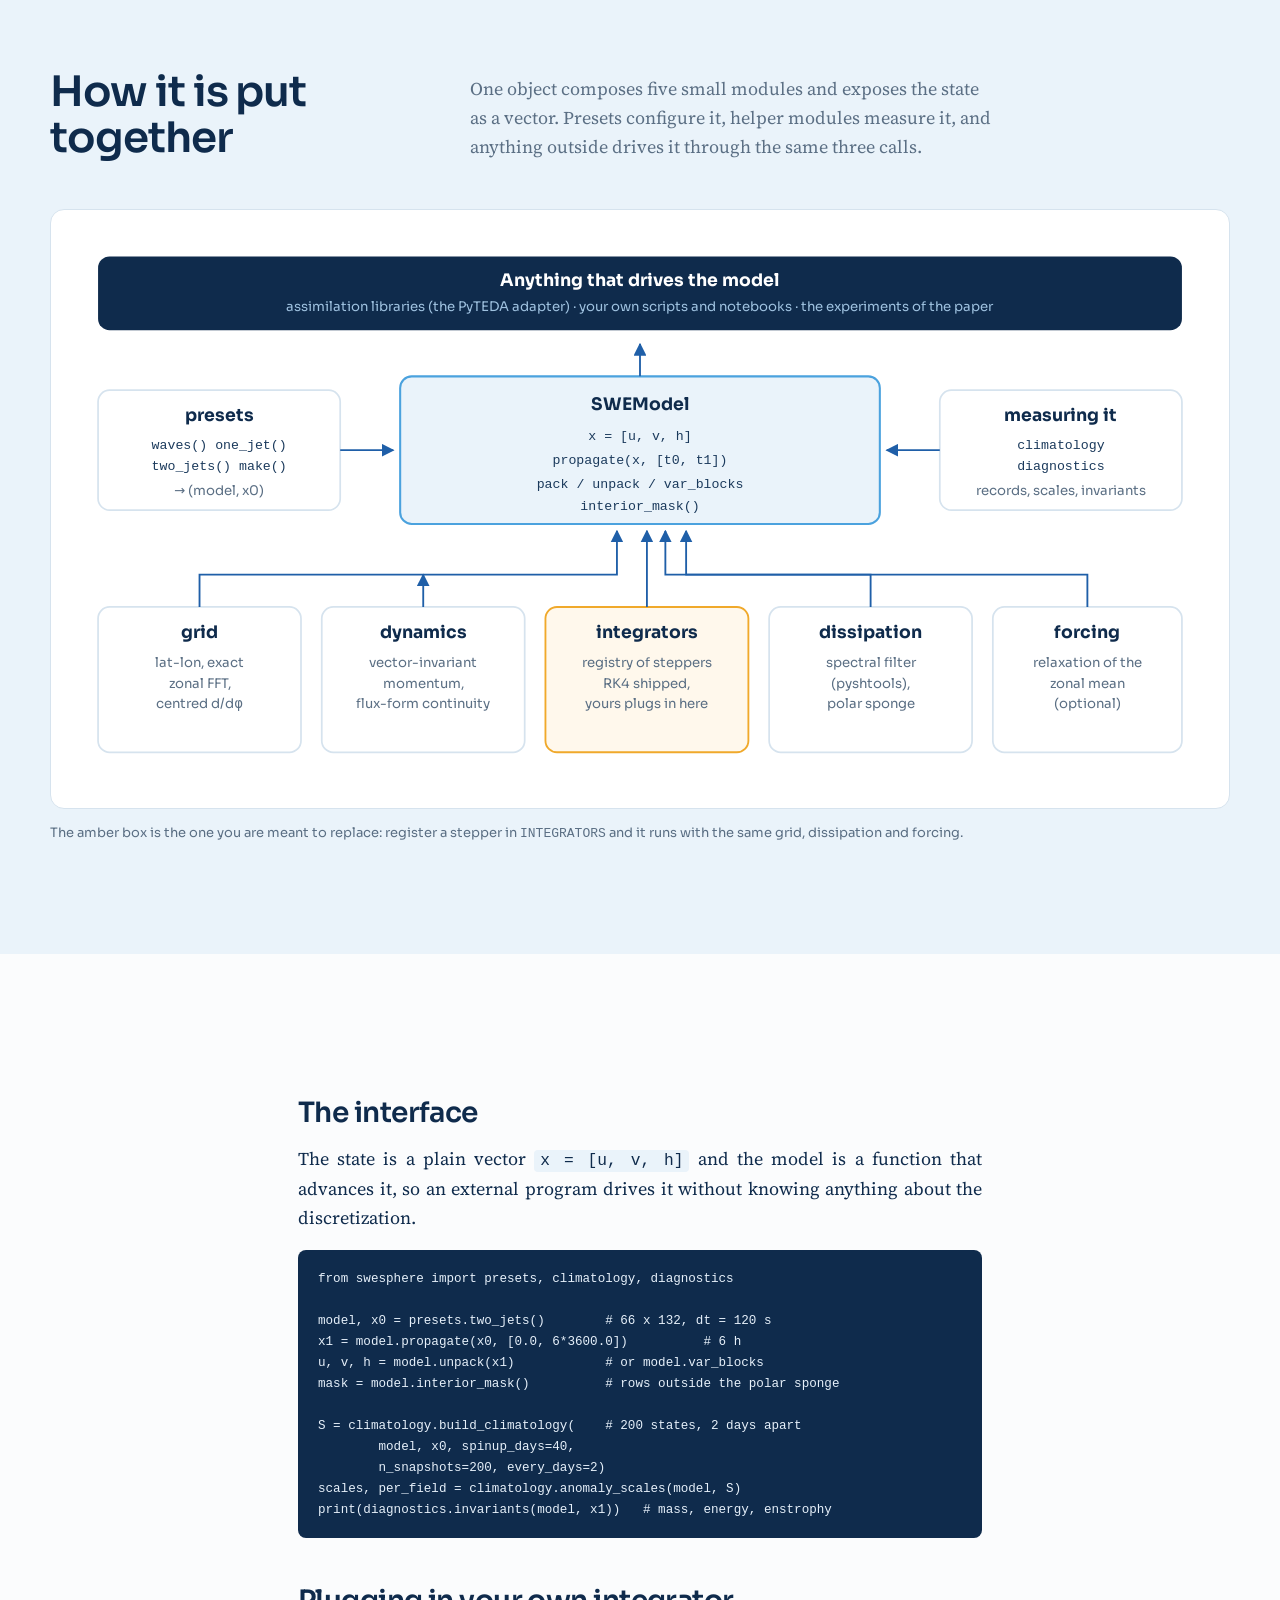
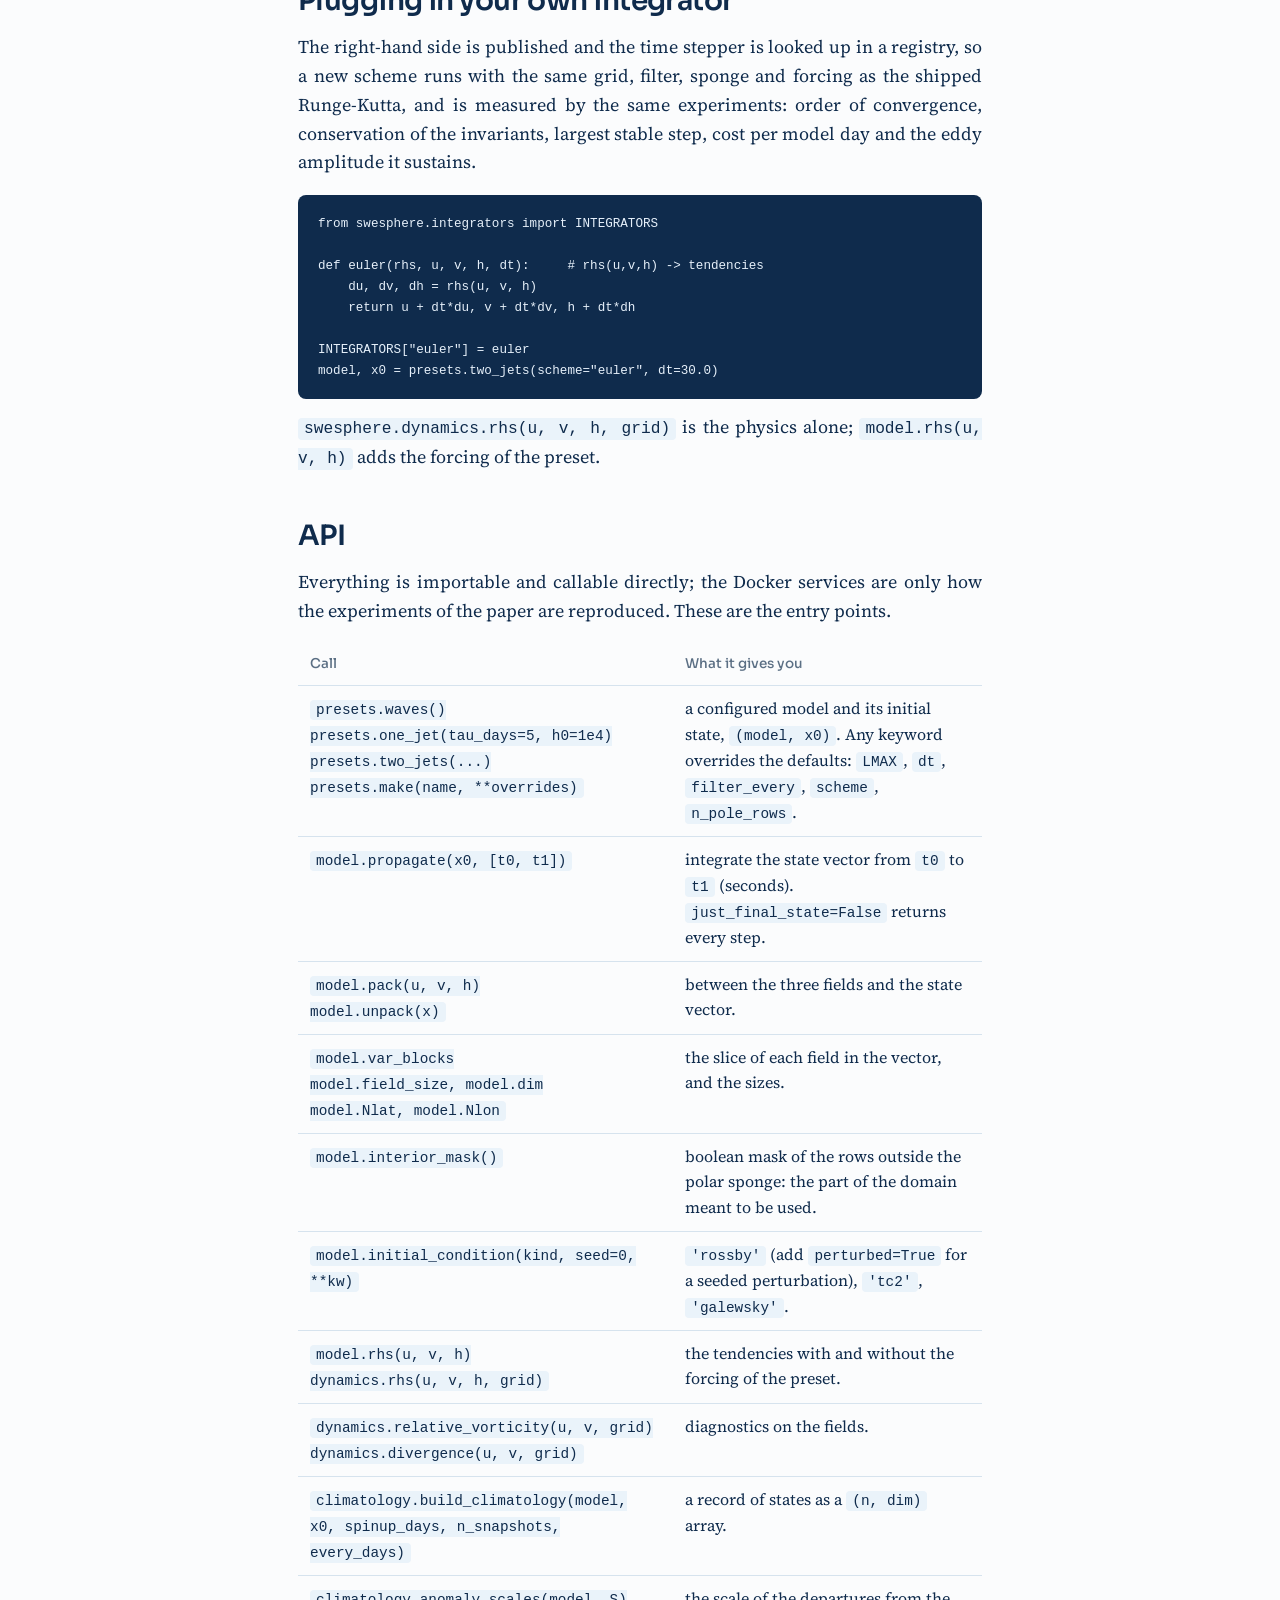
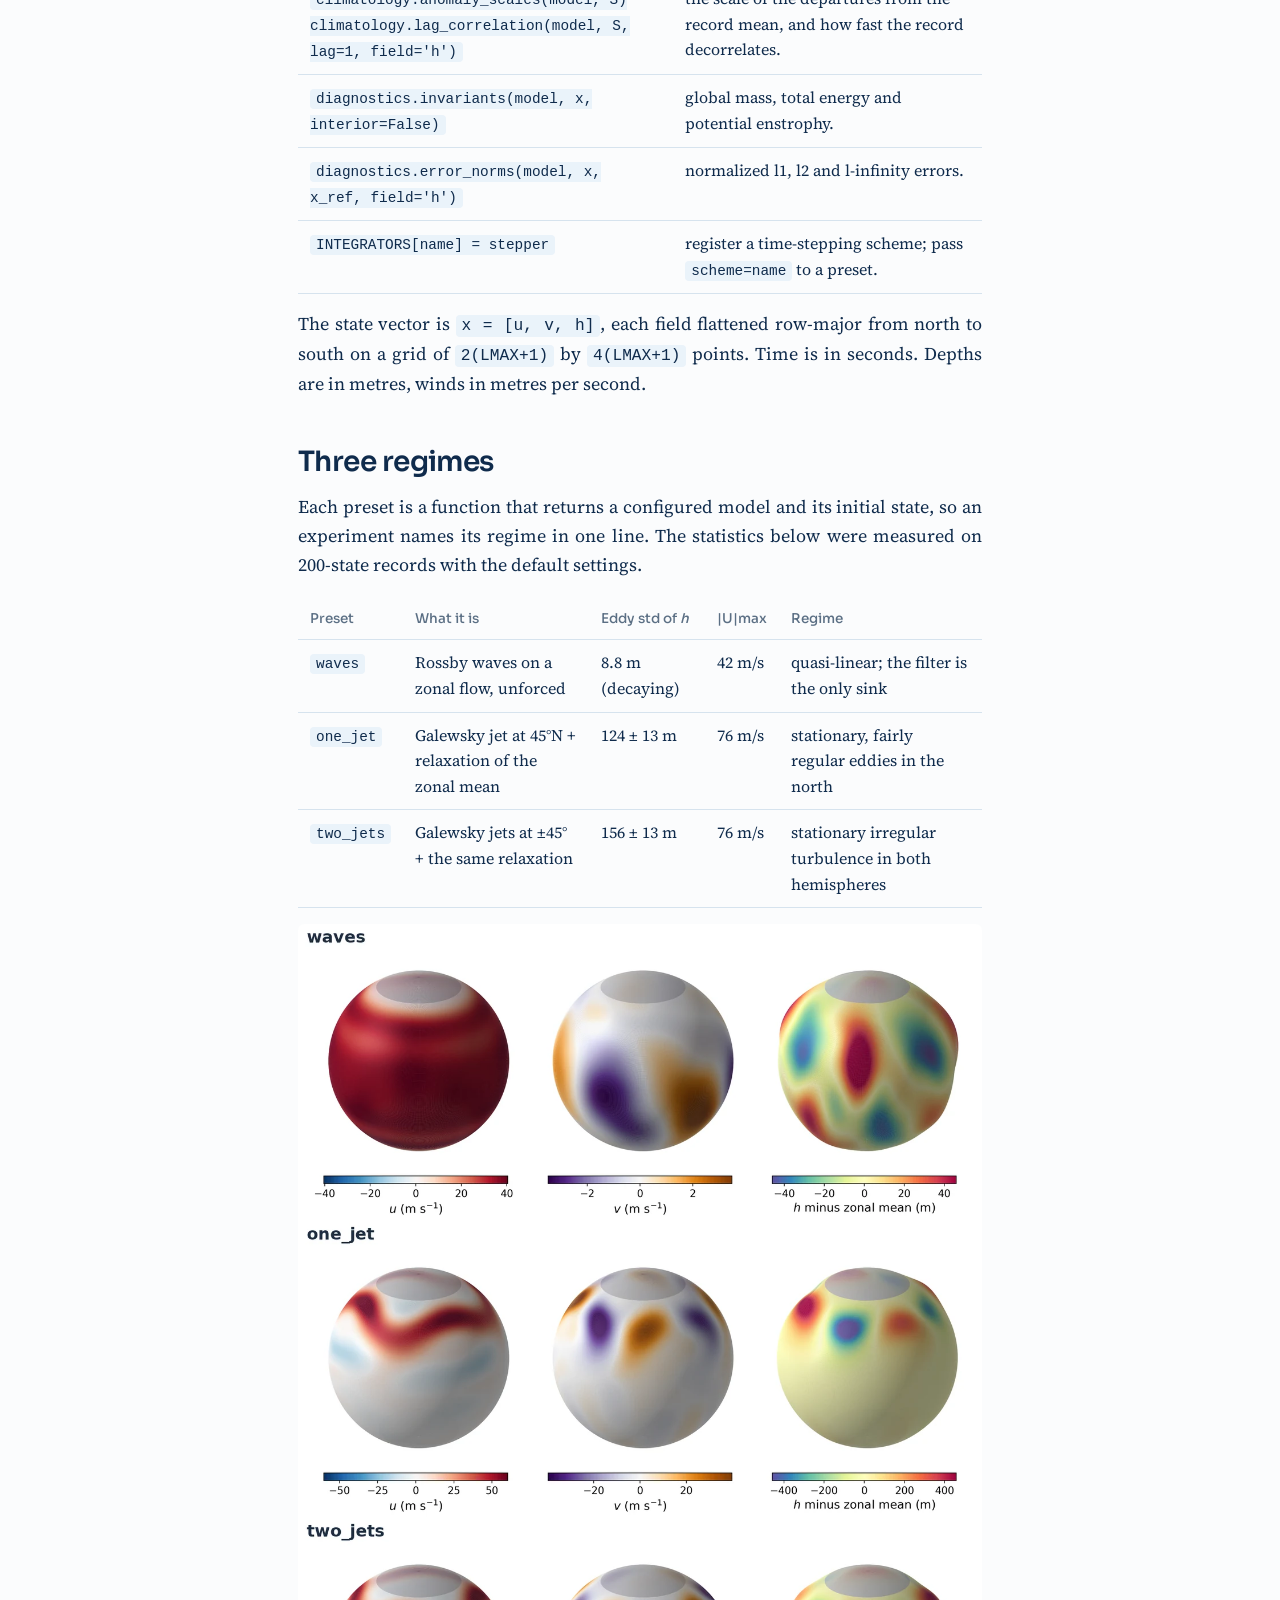
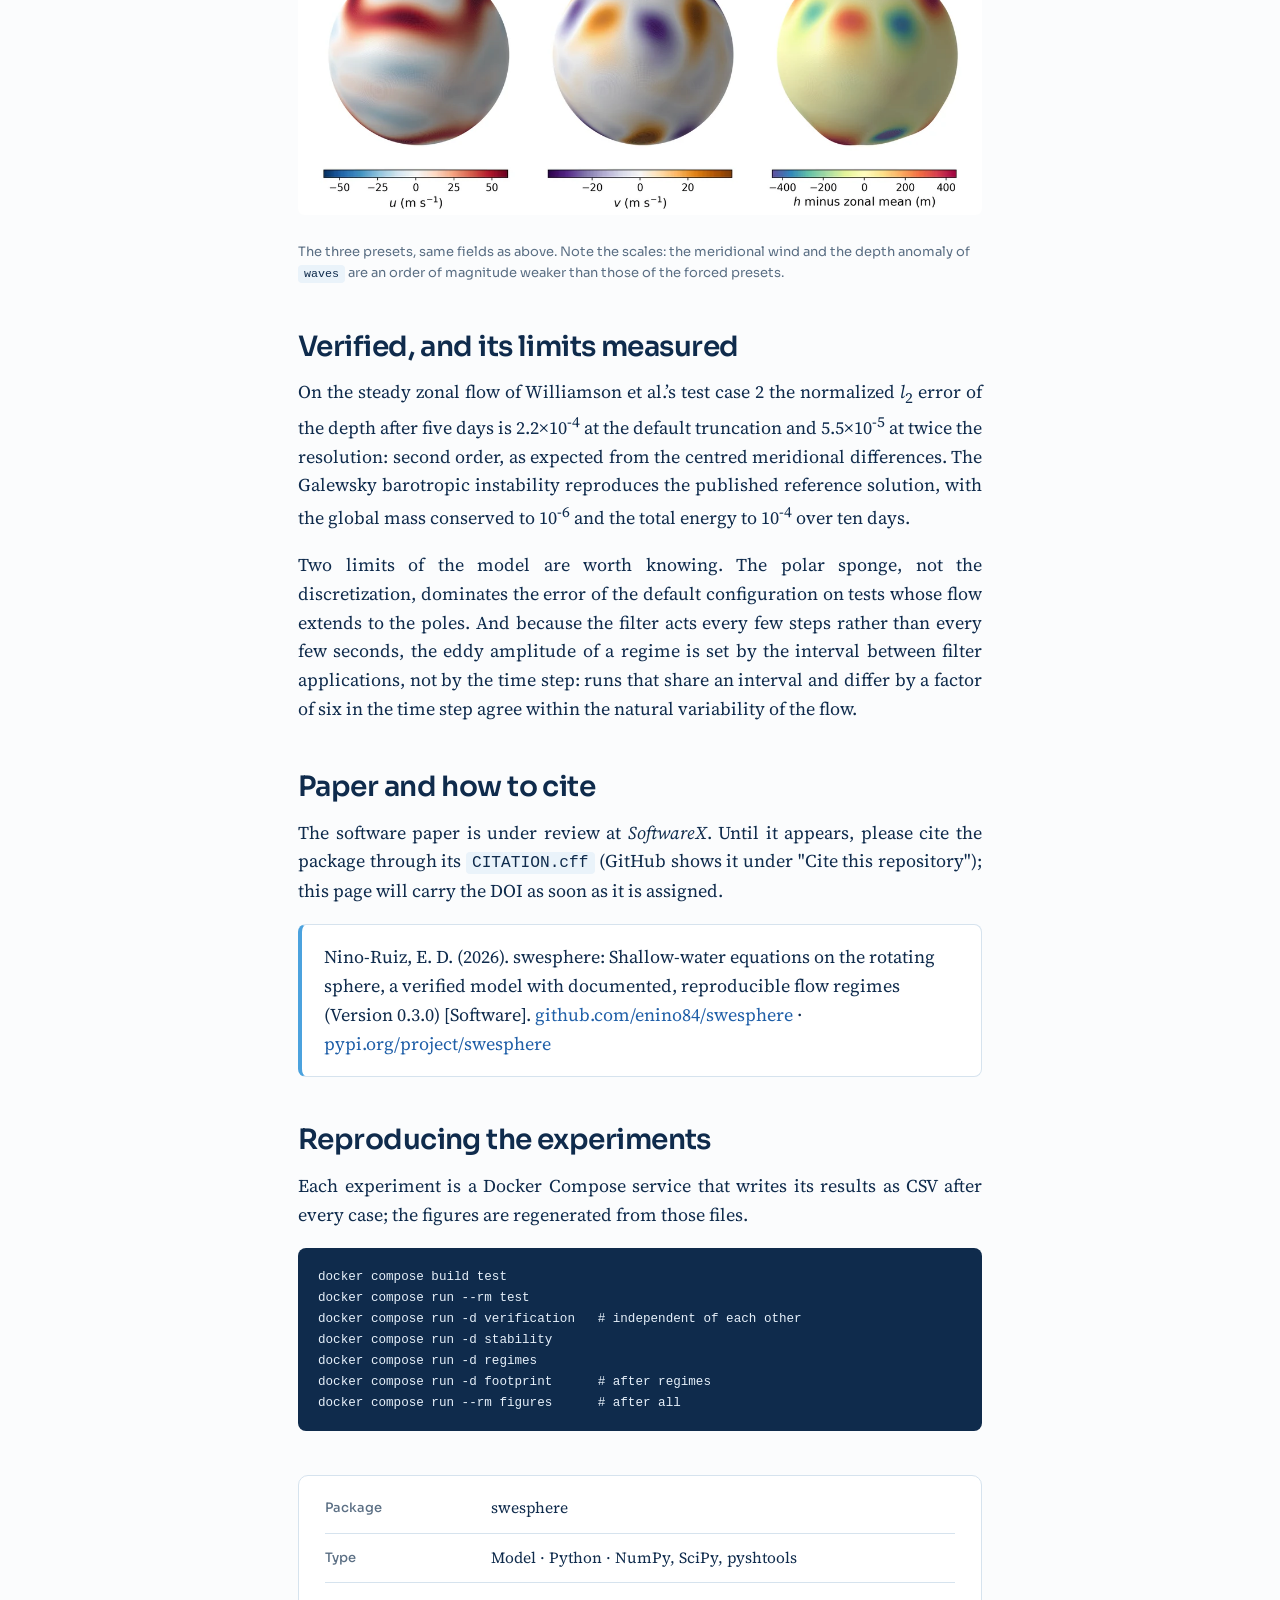
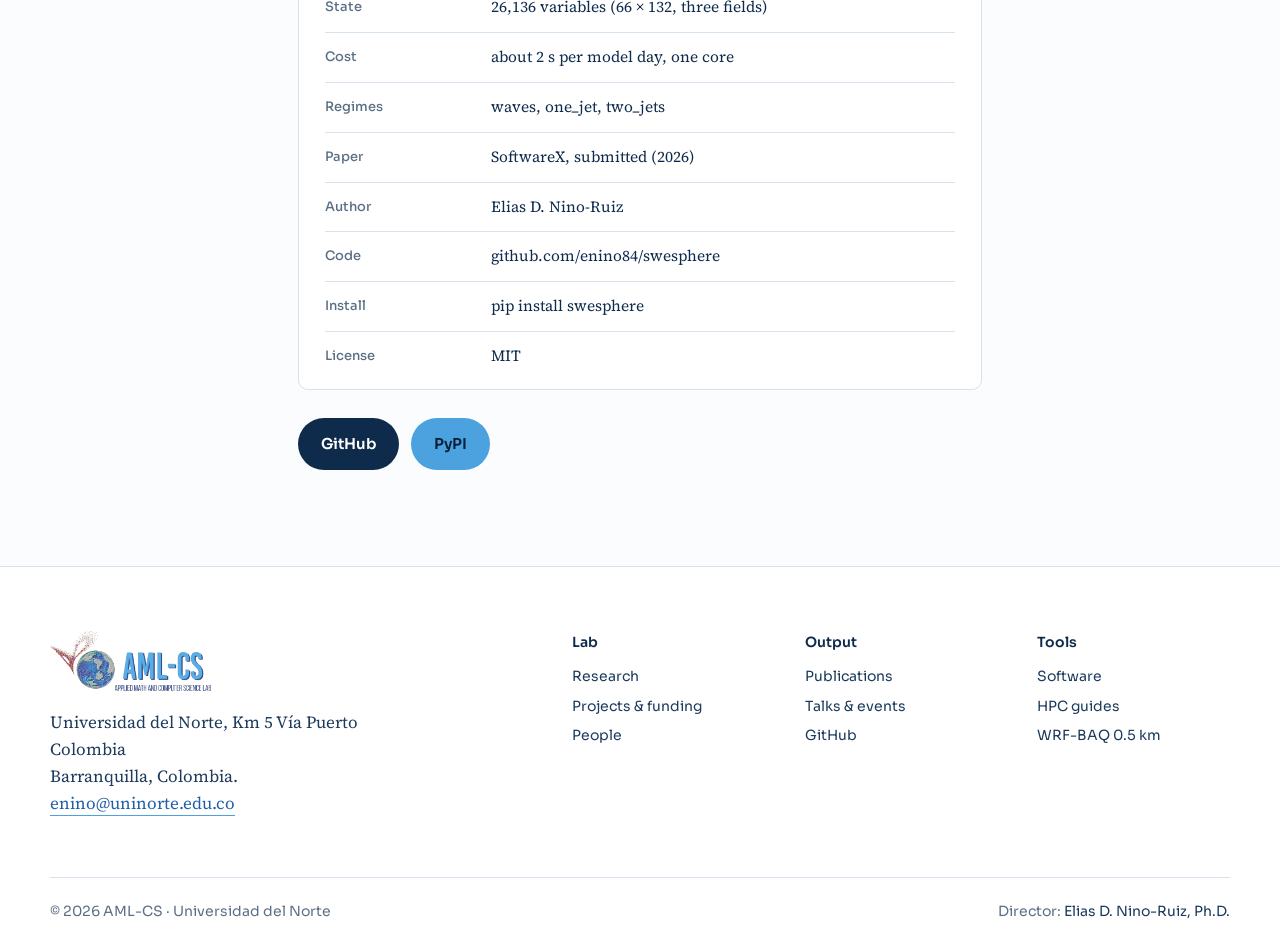
<file: software/swesphere/index.html>
<!DOCTYPE html>
<html lang="en">
<head>
<meta charset="utf-8"><meta name="viewport" content="width=device-width, initial-scale=1">
<title>swesphere &amp;middot; AML-CS</title>
<meta name="description" content="Applied Math and Computer Science Lab at Universidad del Norte, Barranquilla, Colombia.">
<meta property="og:title" content="swesphere &amp;middot; AML-CS"><meta property="og:description" content="Applied Math and Computer Science Lab at Universidad del Norte, Barranquilla, Colombia.">
<link rel="icon" href="../../assets/img/logo.png">
<link rel="preconnect" href="https://fonts.googleapis.com">
<link href="https://fonts.googleapis.com/css2?family=Sora:wght@400;500;600;700&family=Source+Serif+4:ital,opsz,wght@0,8..60,400;0,8..60,600;1,8..60,400&display=swap" rel="stylesheet">
<link rel="stylesheet" href="../../assets/css/site.css">

</head>
<body>
<header class="site"><div class="wrap nav">
  <a href="../../"><img class="logo" src="../../assets/img/logo.png" alt="AML-CS: Applied Math and Computer Science Lab"></a>
  <nav aria-label="Main"><ul><li><a href="../../">Home</a></li><li><a href="../../#research">Research</a></li><li><a href="../../projects/">Projects</a></li><li><a href="../../publications/">Publications</a></li><li class="has-sub"><a href="../../software/" aria-current="page">Software</a><ul class="sub"><li><a href="../../software/pyteda/">PyTEDA-web</a></li><li><a href="../../software/qg-python/">QG-Python</a></li><li><a href="../../software/swesphere/">swesphere</a></li><li><a href="../../software/#teda">TEDA</a></li></ul></li><li><a href="../../people/">People</a></li><li><a href="../../talks/">Talks & events</a></li><li><a href="../../resources/">Resources</a></li><li><a class="cta" href="mailto:enino@uninorte.edu.co">Join the lab</a></li></ul></nav>
  <button class="burger" aria-expanded="false" aria-label="Open menu">Menu</button>
</div></header>

<div class="pagehead" style="padding-bottom:48px"><div class="wrap" style="display:block">
  <div class="crumb"><a href="../../">Home</a> / <a href="../">Software</a> / swesphere</div>
  <h1>swesphere</h1>
  <p style="max-width:62ch">Shallow-water equations on the rotating sphere: a geophysical flow small enough to experiment with, documented enough to compare against, and reproducible from a container.</p>
  <div class="hero-media" style="background:transparent;box-shadow:none;padding:0;border-radius:0;max-width:1060px"><picture><source srcset="../../assets/img/figures/swesphere-globes-dark.webp" type="image/webp"><img src="../../assets/img/figures/swesphere-globes-dark.png" alt="Zonal wind, meridional wind and depth anomaly of the two_jets regime on the sphere"></picture></div>
</div></div>

<section style="padding-top:40px"><div class="wrap">
  <div class="prose" style="max-width:76ch;margin:0 auto">
    <p style="font-family:var(--display);font-size:13px;color:var(--muted);text-align:left;max-width:76ch;margin:0 auto 8px">Above: a state of the <code>two_jets</code> record. Zonal wind, meridional wind, and the departure of the depth from its zonal mean drawn as relief (exaggerated). The polar caps under the sponge are grey.</p>

    <p><span class="install">pip install swesphere</span></p>
    <h2 style="margin-top:8px">What it is</h2>
    <p>The shallow-water equations on a sphere are the smallest system that carries the ingredients of large-scale atmospheric flow: a balance relation between wind and mass, fast gravity waves alongside slow balanced motion, and barotropic instability that sustains turbulence. swesphere solves them with vector-invariant momentum equations and a flux-form continuity equation, on a regular latitude-longitude grid with an exact zonal derivative by FFT, second-order centred meridional differences and fourth-order Runge-Kutta stepping. Dissipation is an exponential filter in spherical harmonics plus a sponge on the wind at the polar caps.</p>
    <p>At the default truncation the grid is 66 &times; 132 and the state has 26,136 variables, which integrates in about two seconds per model day on one core: small enough for hundreds of forecasts on a workstation, large enough to behave like the atmosphere.</p>

  </div></div></section>

<section class="tint"><div class="wrap">
  <div class="sec-head"><h2>How it is put together</h2><p>One object composes five small modules and exposes the state as a vector. Presets configure it, helper modules measure it, and anything outside drives it through the same three calls.</p></div>
  <div style="background:#fff;border:1px solid var(--rule);border-radius:14px;padding:28px 24px;overflow-x:auto">
  <svg viewBox="0 0 980 470" width="100%" style="min-width:680px;display:block" xmlns="http://www.w3.org/2000/svg" font-family="Sora, system-ui, sans-serif" role="img" aria-label="Architecture of swesphere">
    <defs>
      <marker id="ar" viewBox="0 0 10 10" refX="9" refY="5" markerWidth="7" markerHeight="7" orient="auto-start-reverse">
        <path d="M 0 0 L 10 5 L 0 10 z" fill="#1F5FA8"/>
      </marker>
      <style>
        .bx{fill:#fff;stroke:#D6E3EE;stroke-width:1.5;rx:10}
        .t{font-size:15px;font-weight:700;fill:#0F2B4C}
        .s{font-size:11.5px;fill:#5B6F84}
        .c{font-size:11.5px;fill:#1B3A5C;font-family:ui-monospace,SFMono-Regular,Menlo,monospace}
        .ln{stroke:#1F5FA8;stroke-width:1.6;fill:none;marker-end:url(#ar)}
      </style>
    </defs>

    <rect x="20" y="16" width="940" height="64" rx="10" fill="#0F2B4C"/>
    <text x="490" y="42" class="t" style="fill:#fff" text-anchor="middle">Anything that drives the model</text>
    <text x="490" y="63" class="s" style="fill:#9FC2E0" text-anchor="middle">assimilation libraries (the PyTEDA adapter) &#183; your own scripts and notebooks &#183; the experiments of the paper</text>

    <rect x="20" y="132" width="210" height="104" class="bx"/>
    <text x="125" y="159" class="t" text-anchor="middle">presets</text>
    <text x="125" y="183" class="c" text-anchor="middle">waves()  one_jet()</text>
    <text x="125" y="201" class="c" text-anchor="middle">two_jets()  make()</text>
    <text x="125" y="223" class="s" text-anchor="middle">&#8594; (model, x0)</text>

    <rect x="282" y="120" width="416" height="128" rx="10" fill="#EAF3FA" stroke="#4BA2DE" stroke-width="1.8"/>
    <text x="490" y="149" class="t" text-anchor="middle">SWEModel</text>
    <text x="490" y="175" class="c" text-anchor="middle">x = [u, v, h]</text>
    <text x="490" y="196" class="c" text-anchor="middle">propagate(x, [t0, t1])</text>
    <text x="490" y="217" class="c" text-anchor="middle">pack / unpack / var_blocks</text>
    <text x="490" y="236" class="c" text-anchor="middle">interior_mask()</text>

    <rect x="750" y="132" width="210" height="104" class="bx"/>
    <text x="855" y="159" class="t" text-anchor="middle">measuring it</text>
    <text x="855" y="183" class="c" text-anchor="middle">climatology</text>
    <text x="855" y="201" class="c" text-anchor="middle">diagnostics</text>
    <text x="855" y="223" class="s" text-anchor="middle">records, scales, invariants</text>

    <rect x="20" y="320" width="176" height="126" class="bx"/>
    <text x="108" y="347" class="t" text-anchor="middle">grid</text>
    <text x="108" y="372" class="s" text-anchor="middle">lat-lon, exact</text>
    <text x="108" y="390" class="s" text-anchor="middle">zonal FFT,</text>
    <text x="108" y="408" class="s" text-anchor="middle">centred d/d&#966;</text>

    <rect x="214" y="320" width="176" height="126" class="bx"/>
    <text x="302" y="347" class="t" text-anchor="middle">dynamics</text>
    <text x="302" y="372" class="s" text-anchor="middle">vector-invariant</text>
    <text x="302" y="390" class="s" text-anchor="middle">momentum,</text>
    <text x="302" y="408" class="s" text-anchor="middle">flux-form continuity</text>

    <rect x="408" y="320" width="176" height="126" rx="10" fill="#FFF8EC" stroke="#F0A92B" stroke-width="1.6"/>
    <text x="496" y="347" class="t" text-anchor="middle">integrators</text>
    <text x="496" y="372" class="s" text-anchor="middle">registry of steppers</text>
    <text x="496" y="390" class="s" text-anchor="middle">RK4 shipped,</text>
    <text x="496" y="408" class="s" text-anchor="middle">yours plugs in here</text>

    <rect x="602" y="320" width="176" height="126" class="bx"/>
    <text x="690" y="347" class="t" text-anchor="middle">dissipation</text>
    <text x="690" y="372" class="s" text-anchor="middle">spectral filter</text>
    <text x="690" y="390" class="s" text-anchor="middle">(pyshtools),</text>
    <text x="690" y="408" class="s" text-anchor="middle">polar sponge</text>

    <rect x="796" y="320" width="164" height="126" class="bx"/>
    <text x="878" y="347" class="t" text-anchor="middle">forcing</text>
    <text x="878" y="372" class="s" text-anchor="middle">relaxation of the</text>
    <text x="878" y="390" class="s" text-anchor="middle">zonal mean</text>
    <text x="878" y="408" class="s" text-anchor="middle">(optional)</text>

    <path class="ln" d="M 490 120 L 490 92"/>
    <path class="ln" d="M 230 184 L 276 184"/>
    <path class="ln" d="M 750 184 L 704 184"/>
    <path class="ln" d="M 108 320 L 108 292 L 470 292 L 470 254"/>
    <path class="ln" d="M 302 320 L 302 292"/>
    <path class="ln" d="M 496 320 L 496 254"/>
    <path class="ln" d="M 690 320 L 690 292 L 512 292 L 512 254"/>
    <path class="ln" d="M 878 320 L 878 292 L 530 292 L 530 254"/>
  </svg>
  </div>
  <p style="font-family:var(--display);font-size:13px;color:var(--muted);margin-top:14px">The amber box is the one you are meant to replace: register a stepper in <code>INTEGRATORS</code> and it runs with the same grid, dissipation and forcing.</p>
</div></section>


<section><div class="wrap"><div class="prose" style="max-width:76ch;margin:0 auto">
    <h2>The interface</h2>
    <p>The state is a plain vector <code>x = [u, v, h]</code> and the model is a function that advances it, so an external program drives it without knowing anything about the discretization.</p>
    <pre><code>from swesphere import presets, climatology, diagnostics

model, x0 = presets.two_jets()        # 66 x 132, dt = 120 s
x1 = model.propagate(x0, [0.0, 6*3600.0])          # 6 h
u, v, h = model.unpack(x1)            # or model.var_blocks
mask = model.interior_mask()          # rows outside the polar sponge

S = climatology.build_climatology(    # 200 states, 2 days apart
        model, x0, spinup_days=40,
        n_snapshots=200, every_days=2)
scales, per_field = climatology.anomaly_scales(model, S)
print(diagnostics.invariants(model, x1))   # mass, energy, enstrophy</code></pre>

    <h2>Plugging in your own integrator</h2>
    <p>The right-hand side is published and the time stepper is looked up in a registry, so a new scheme runs with the same grid, filter, sponge and forcing as the shipped Runge-Kutta, and is measured by the same experiments: order of convergence, conservation of the invariants, largest stable step, cost per model day and the eddy amplitude it sustains.</p>
    <pre><code>from swesphere.integrators import INTEGRATORS

def euler(rhs, u, v, h, dt):     # rhs(u,v,h) -&gt; tendencies
    du, dv, dh = rhs(u, v, h)
    return u + dt*du, v + dt*dv, h + dt*dh

INTEGRATORS["euler"] = euler
model, x0 = presets.two_jets(scheme="euler", dt=30.0)</code></pre>
    <p><code>swesphere.dynamics.rhs(u, v, h, grid)</code> is the physics alone; <code>model.rhs(u, v, h)</code> adds the forcing of the preset.</p>


    <h2>API</h2>
    <p>Everything is importable and callable directly; the Docker services are only how the experiments of the paper are reproduced. These are the entry points.</p>
    <table><thead><tr><th>Call</th><th>What it gives you</th></tr></thead><tbody><tr><td><code>presets.waves()<br>presets.one_jet(tau_days=5, h0=1e4)<br>presets.two_jets(...)<br>presets.make(name, **overrides)</code></td><td>a configured model and its initial state, <code>(model, x0)</code>. Any keyword overrides the defaults: <code>LMAX</code>, <code>dt</code>, <code>filter_every</code>, <code>scheme</code>, <code>n_pole_rows</code>.</td></tr><tr><td><code>model.propagate(x0, [t0, t1])</code></td><td>integrate the state vector from <code>t0</code> to <code>t1</code> (seconds). <code>just_final_state=False</code> returns every step.</td></tr><tr><td><code>model.pack(u, v, h)<br>model.unpack(x)</code></td><td>between the three fields and the state vector.</td></tr><tr><td><code>model.var_blocks<br>model.field_size, model.dim<br>model.Nlat, model.Nlon</code></td><td>the slice of each field in the vector, and the sizes.</td></tr><tr><td><code>model.interior_mask()</code></td><td>boolean mask of the rows outside the polar sponge: the part of the domain meant to be used.</td></tr><tr><td><code>model.initial_condition(kind, seed=0, **kw)</code></td><td><code>'rossby'</code> (add <code>perturbed=True</code> for a seeded perturbation), <code>'tc2'</code>, <code>'galewsky'</code>.</td></tr><tr><td><code>model.rhs(u, v, h)<br>dynamics.rhs(u, v, h, grid)</code></td><td>the tendencies with and without the forcing of the preset.</td></tr><tr><td><code>dynamics.relative_vorticity(u, v, grid)<br>dynamics.divergence(u, v, grid)</code></td><td>diagnostics on the fields.</td></tr><tr><td><code>climatology.build_climatology(model, x0, spinup_days, n_snapshots, every_days)</code></td><td>a record of states as a <code>(n, dim)</code> array.</td></tr><tr><td><code>climatology.anomaly_scales(model, S)<br>climatology.lag_correlation(model, S, lag=1, field='h')</code></td><td>the scale of the departures from the record mean, and how fast the record decorrelates.</td></tr><tr><td><code>diagnostics.invariants(model, x, interior=False)</code></td><td>global mass, total energy and potential enstrophy.</td></tr><tr><td><code>diagnostics.error_norms(model, x, x_ref, field='h')</code></td><td>normalized l1, l2 and l-infinity errors.</td></tr><tr><td><code>INTEGRATORS[name] = stepper</code></td><td>register a time-stepping scheme; pass <code>scheme=name</code> to a preset.</td></tr></tbody></table>
    <p>The state vector is <code>x = [u, v, h]</code>, each field flattened row-major from north to south on a grid of <code>2(LMAX+1)</code> by <code>4(LMAX+1)</code> points. Time is in seconds. Depths are in metres, winds in metres per second.</p>

    <h2>Three regimes</h2>
    <p>Each preset is a function that returns a configured model and its initial state, so an experiment names its regime in one line. The statistics below were measured on 200-state records with the default settings.</p>
    <table><thead><tr><th>Preset</th><th>What it is</th><th>Eddy std of <i>h</i></th><th>|U|max</th><th>Regime</th></tr></thead><tbody><tr><td><code>waves</code></td><td>Rossby waves on a zonal flow, unforced</td><td>8.8 m (decaying)</td><td>42 m/s</td><td>quasi-linear; the filter is the only sink</td></tr><tr><td><code>one_jet</code></td><td>Galewsky jet at 45&deg;N + relaxation of the zonal mean</td><td>124 &plusmn; 13 m</td><td>76 m/s</td><td>stationary, fairly regular eddies in the north</td></tr><tr><td><code>two_jets</code></td><td>Galewsky jets at &plusmn;45&deg; + the same relaxation</td><td>156 &plusmn; 13 m</td><td>76 m/s</td><td>stationary irregular turbulence in both hemispheres</td></tr></tbody></table>
    <p class="fig"><picture><source srcset="../../assets/img/figures/swesphere-regimes.webp" type="image/webp"><img class="fit" src="../../assets/img/figures/swesphere-regimes.jpg" alt="The three regimes of swesphere on the sphere"></picture></p>
    <p style="font-family:var(--display);font-size:13px;color:var(--muted);text-align:left">The three presets, same fields as above. Note the scales: the meridional wind and the depth anomaly of <code>waves</code> are an order of magnitude weaker than those of the forced presets.</p>

    <h2>Verified, and its limits measured</h2>
    <p>On the steady zonal flow of Williamson et al.’s test case 2 the normalized <i>l</i><sub>2</sub> error of the depth after five days is 2.2&times;10<sup>-4</sup> at the default truncation and 5.5&times;10<sup>-5</sup> at twice the resolution: second order, as expected from the centred meridional differences. The Galewsky barotropic instability reproduces the published reference solution, with the global mass conserved to 10<sup>-6</sup> and the total energy to 10<sup>-4</sup> over ten days.</p>
    <p>Two limits of the model are worth knowing. The polar sponge, not the discretization, dominates the error of the default configuration on tests whose flow extends to the poles. And because the filter acts every few steps rather than every few seconds, the eddy amplitude of a regime is set by the interval between filter applications, not by the time step: runs that share an interval and differ by a factor of six in the time step agree within the natural variability of the flow.</p>

    <h2>Paper and how to cite</h2>
    <p>The software paper is under review at <i>SoftwareX</i>. Until it appears, please cite the package through its <code>CITATION.cff</code> (GitHub shows it under "Cite this repository"); this page will carry the DOI as soon as it is assigned.</p>
    <div class="cite"><p style="margin:0">Nino-Ruiz, E. D. (2026). swesphere: Shallow-water equations on the rotating sphere, a verified model with documented, reproducible flow regimes (Version 0.3.0) [Software]. <a href="https://github.com/enino84/swesphere">github.com/enino84/swesphere</a> · <a href="https://pypi.org/project/swesphere/">pypi.org/project/swesphere</a></p></div>

    <h2>Reproducing the experiments</h2>
    <p>Each experiment is a Docker Compose service that writes its results as CSV after every case; the figures are regenerated from those files.</p>
    <pre><code>docker compose build test
docker compose run --rm test
docker compose run -d verification   # independent of each other
docker compose run -d stability
docker compose run -d regimes
docker compose run -d footprint      # after regimes
docker compose run --rm figures      # after all</code></pre>

  </div>
  <div style="max-width:76ch;margin:44px auto 0"><div class="facts"><dl><div><dt>Package</dt><dd>swesphere</dd></div><div><dt>Type</dt><dd>Model &middot; Python &middot; NumPy, SciPy, pyshtools</dd></div><div><dt>State</dt><dd>26,136 variables (66 &times; 132, three fields)</dd></div><div><dt>Cost</dt><dd>about 2 s per model day, one core</dd></div><div><dt>Regimes</dt><dd>waves, one_jet, two_jets</dd></div><div><dt>Paper</dt><dd>SoftwareX, submitted (2026)</dd></div><div><dt>Author</dt><dd>Elias D. Nino-Ruiz</dd></div><div><dt>Code</dt><dd>github.com/enino84/swesphere</dd></div><div><dt>Install</dt><dd>pip install swesphere</dd></div><div><dt>License</dt><dd>MIT</dd></div></dl></div></div>
  <p style="max-width:76ch;margin:28px auto 0"><a class="btn dark" href="https://github.com/enino84/swesphere">GitHub</a> &nbsp; <a class="btn primary" href="https://pypi.org/project/swesphere/">PyPI</a></p>
  <div class="prose" style="max-width:76ch;margin:0 auto;display:none">
  </div>
</div></section>


<footer class="site"><div class="wrap">
  <div>
    <a href="../../"><img class="logo-foot" src="../../assets/img/logo.png" alt="AML-CS"></a>
    <p class="contact">Universidad del Norte, Km 5 Vía Puerto Colombia<br>Barranquilla, Colombia.<br><a href="mailto:enino@uninorte.edu.co">enino@uninorte.edu.co</a></p>
  </div>
  <div><h5>Lab</h5><ul><li><a href="../../#research">Research</a></li><li><a href="../../projects/">Projects &amp; funding</a></li><li><a href="../../people/">People</a></li></ul></div>
  <div><h5>Output</h5><ul><li><a href="../../publications/">Publications</a></li><li><a href="../../talks/">Talks &amp; events</a></li><li><a href="https://github.com/AML-CS">GitHub</a></li></ul></div>
  <div><h5>Tools</h5><ul><li><a href="../../software/">Software</a></li><li><a href="../../resources/">HPC guides</a></li><li><a href="../../wrf-baq-0.5km/">WRF-BAQ 0.5 km</a></li></ul></div>
  <div class="copy"><span>© 2026 AML-CS · Universidad del Norte</span><span>Director: <a href="https://enino84.github.io/">Elias D. Nino-Ruiz, Ph.D.</a></span></div>
</div></footer>
<script src="../../assets/js/site.js"></script>
</body></html>
</file>
<file: assets/css/site.css>
:root{
  --navy:#0F2B4C;--ink:#1B3A5C;--sky:#4BA2DE;--deep:#1F5FA8;--sea:#EAF3FA;--sea2:#F4F8FC;--paper:#FBFCFD;
  --amber:#F0A92B;--rule:#D6E3EE;--muted:#5B6F84;
  --display:'Sora',system-ui,sans-serif;--serif:'Source Serif 4',Georgia,serif;
}
*{box-sizing:border-box}
html{scroll-behavior:smooth;scroll-padding-top:90px}
body{margin:0;background:var(--paper);color:var(--navy);font-family:var(--serif);font-size:18px;line-height:1.6;-webkit-font-smoothing:antialiased}
p,.area p,.proj p,.feat p,.director p,.pdetail .lead,.event p,.guide p,.pagehead p,.sec-head p,.hero p,.prose li{text-align:justify;hyphens:auto}
.sec-head p,.pagehead p,.person p,.video p,.talk div,.proj .row,.roster li,.facts dd,footer.site p{text-align:left;hyphens:manual}
a{color:var(--deep);text-decoration:none}
a:hover{text-decoration:underline;text-underline-offset:3px}
a:focus-visible,button:focus-visible,input:focus-visible{outline:3px solid var(--amber);outline-offset:3px;border-radius:2px}
h1,h2,h3,h4{font-family:var(--display);font-weight:600;line-height:1.1;margin:0;letter-spacing:-.02em}
img{max-width:100%}
.wrap{width:min(1180px,calc(100% - 48px));margin-inline:auto}
.btn{display:inline-flex;align-items:center;gap:8px;padding:13px 22px;border-radius:999px;border:1.5px solid transparent;font-family:var(--display);font-size:15px;font-weight:600}
.btn.primary{background:var(--sky);color:#08203A}.btn.primary:hover{background:#6BB5E6;text-decoration:none}
.btn.ghost{border-color:rgba(255,255,255,.35);color:#fff}.btn.ghost:hover{border-color:#fff;text-decoration:none}
.btn.dark{background:var(--navy);color:#fff}.btn.dark:hover{background:var(--deep);text-decoration:none}

/* header */
header.site{position:sticky;top:0;z-index:30;background:rgba(255,255,255,.92);backdrop-filter:blur(10px);border-bottom:1px solid var(--rule)}
.nav{display:flex;align-items:center;justify-content:space-between;height:76px;gap:24px}
.nav .logo{height:46px;display:block}
.nav ul{display:flex;gap:26px;list-style:none;margin:0;padding:0;font-family:var(--display);font-size:14.5px;font-weight:500;align-items:center}
.nav ul a{color:var(--ink);padding-bottom:4px;border-bottom:2px solid transparent}
.nav ul a:hover{text-decoration:none;color:var(--navy);border-color:var(--rule)}
.nav ul a[aria-current]{color:var(--navy);border-color:var(--sky)}
.nav ul a.cta{background:var(--navy);color:#fff;padding:9px 16px;border-radius:999px;border:0}
.nav ul a.cta:hover{background:var(--deep)}
.has-sub{position:relative}
.has-sub>a:after{content:"";display:inline-block;width:6px;height:6px;border-right:1.5px solid currentColor;border-bottom:1.5px solid currentColor;transform:rotate(45deg);margin:0 0 3px 7px;opacity:.6}
.sub{display:none;position:absolute;top:calc(100% + 10px);left:-14px;background:#fff;border:1px solid var(--rule);border-radius:10px;padding:6px;min-width:190px;box-shadow:0 18px 40px -22px rgba(15,43,76,.45);flex-direction:column;gap:2px;align-items:stretch;z-index:40}
.nav ul.sub{display:none;gap:2px;flex-direction:column;align-items:stretch}
.sub li{width:100%}
.sub li a{text-align:left}
.sub:before{content:"";position:absolute;left:0;right:0;top:-12px;height:12px}
.sub li a{display:block;padding:9px 12px;border-radius:6px;border:0;color:var(--ink)}
.sub li a:hover{background:var(--sea);color:var(--navy)}
.has-sub:hover>.sub,.has-sub:focus-within>.sub{display:flex}
.burger{display:none;background:none;border:1px solid var(--rule);border-radius:8px;padding:8px 12px;font-family:var(--display);font-size:14px;color:var(--ink);cursor:pointer}
.nav.open ul{display:flex}

/* page head (internal pages) */
.pagehead{background:linear-gradient(180deg,#0E2947 0%,#123A66 100%);color:#fff;padding:64px 0 52px;position:relative;overflow:hidden}
.pagehead:before{content:"";position:absolute;inset:0;background-image:linear-gradient(rgba(255,255,255,.045) 1px,transparent 1px),linear-gradient(90deg,rgba(255,255,255,.045) 1px,transparent 1px);background-size:48px 48px;mask-image:linear-gradient(180deg,#000,transparent)}
.pagehead .wrap{position:relative;display:grid;grid-template-columns:minmax(0,7fr) minmax(0,5fr);gap:40px;align-items:end}
.pagehead h1{font-size:clamp(38px,5vw,60px);letter-spacing:-.03em;font-weight:700}
.pagehead p{margin:14px 0 0;color:#D7E6F4;font-size:19px;max-width:52ch}
.crumb{font-family:var(--display);font-size:13px;color:#9FC2E0;margin-bottom:18px}.crumb a{color:#9FC2E0}
.counts{display:flex;gap:32px;font-family:var(--display);font-size:14px;color:#9FC2E0;justify-self:end;flex-wrap:wrap}
.counts b{display:block;font-size:30px;color:#fff;font-weight:600;letter-spacing:-.02em}

.hero-media{margin:40px auto 0;max-width:980px;background:#fff;border-radius:12px 12px 0 0;padding:14px 14px 0;box-shadow:0 -20px 60px -30px rgba(0,0,0,.6);position:relative}
.hero-media img{width:100%;display:block;border-radius:6px 6px 0 0}

/* sections */
section{padding:96px 0}
section.tint{background:var(--sea)}
section.dark{background:var(--navy);color:#fff}
.sec-head{display:grid;grid-template-columns:minmax(0,4fr) minmax(0,8fr);gap:40px;align-items:end;margin-bottom:48px}
.sec-head h2{font-size:clamp(30px,3.4vw,42px);letter-spacing:-.025em}
.sec-head p{margin:0;color:var(--muted);font-size:18px;max-width:58ch}
.dark .sec-head p{color:#9FC2E0}
.prose{max-width:72ch;font-size:18px}
.prose h2{font-size:28px;margin:48px 0 16px}.prose h3{font-size:21px;margin:32px 0 10px}.prose h4{font-size:17px;margin:24px 0 8px}
.prose p{margin:0 0 18px}.prose ul,.prose ol{padding-left:24px}.prose li{margin:6px 0}
.prose pre{background:#0F2B4C;color:#E6F0FA;padding:18px 20px;border-radius:8px;overflow:auto;font-size:14px;line-height:1.5}
#teda pre{overflow:visible;white-space:pre-wrap;word-break:break-word;font-size:13.5px}
.prose code{font-family:ui-monospace,SFMono-Regular,Menlo,monospace;font-size:.9em}
.prose :not(pre)>code{background:var(--sea);padding:2px 6px;border-radius:4px;color:var(--navy)}
.prose table{border-collapse:collapse;width:100%;font-size:16px;margin:16px 0}
.prose th,.prose td{border-bottom:1px solid var(--rule);padding:10px 12px;text-align:left;vertical-align:top}
.prose th{font-family:var(--display);font-size:13.5px;color:var(--muted);font-weight:500}
.prose img{border-radius:6px}
.prose blockquote{margin:0;padding-left:18px;border-left:3px solid var(--sky);color:var(--ink);font-style:italic}

/* hero */
.hero{position:relative;overflow:hidden;background:linear-gradient(180deg,#0E2947 0%,#123A66 100%);color:#fff;padding:0}
.hero:after{content:"";position:absolute;right:-10%;top:-20%;width:60%;height:140%;background:radial-gradient(closest-side,rgba(75,162,222,.18),transparent 70%);pointer-events:none}
.hero canvas{position:absolute;inset:0;width:100%;height:100%;display:block}
.hero .wrap{position:relative;min-height:620px;display:grid;grid-template-columns:minmax(0,7fr) minmax(0,5fr);align-items:center;padding:88px 0 100px;z-index:1}
.hero h1{font-size:clamp(40px,5.6vw,74px);letter-spacing:-.03em;font-weight:700;max-width:12ch}
.hero p{font-size:21px;line-height:1.55;max-width:44ch;color:#D7E6F4;margin:26px 0 34px}
.hero .actions{display:flex;gap:14px;flex-wrap:wrap}
.hero .legend{position:absolute;right:0;bottom:30px;font-family:var(--display);font-size:12.5px;color:#9FC2E0;display:flex;gap:18px}
.hero .legend i{display:inline-block;width:9px;height:9px;border-radius:50%;margin-right:6px;vertical-align:middle}
.stats{background:var(--navy);color:#fff;border-top:1px solid rgba(255,255,255,.12)}
.stats .wrap{display:grid;grid-template-columns:repeat(4,1fr);padding:22px 0}
.stats div{font-family:var(--display);font-size:14px;color:#9FC2E0;padding:6px 0}
.stats div b{display:block;font-size:26px;color:#fff;font-weight:600;letter-spacing:-.02em}
.stats div+div{border-left:1px solid rgba(255,255,255,.12);padding-left:28px}

/* sponsors strip */
.sponsors{background:#fff;border-bottom:1px solid var(--rule);padding:28px 0}
.sponsors .wrap{display:flex;align-items:center;gap:40px;flex-wrap:wrap}
.sponsors.box{display:flex;align-items:center;gap:36px;flex-wrap:wrap;border:1px solid var(--rule);border-radius:12px;padding:22px 28px 26px}
.sponsors.box>span{width:100%;margin:0 0 4px}
.sponsors>span,.sponsors .wrap>span{font-family:var(--display);font-size:13px;color:var(--muted);margin-right:auto}
.sponsor{font-family:var(--display);font-weight:600;font-size:15px;color:var(--ink);display:flex;align-items:center;gap:10px;opacity:.85}
.sponsor:hover{opacity:1;text-decoration:none}
.sponsor img{height:44px;display:block}
.sponsor img[src*="banco"]{height:52px}
.sponsors .wrap{gap:48px}
.sponsors.box img{height:52px}.sponsors.box img[src*="banco"]{height:64px}
.sponsor i{width:10px;height:10px;border-radius:2px;background:var(--sky);display:inline-block;transform:rotate(45deg)}
.sponsor small{display:block;font-weight:400;font-size:12px;color:var(--muted);margin:0}

/* research areas */
.areas{border-top:1px solid var(--rule)}
.area{display:grid;grid-template-columns:minmax(0,4fr) minmax(0,7fr) auto;gap:32px;align-items:baseline;padding:26px 0;border-bottom:1px solid var(--rule)}
.area h3{font-size:22px;letter-spacing:-.015em}
.area p{margin:0;color:var(--ink);font-size:17px;max-width:60ch}
.area span{font-family:var(--display);font-size:13px;color:var(--muted);white-space:nowrap}

/* featured */
.feat{display:grid;grid-template-columns:minmax(0,7fr) minmax(0,5fr);gap:56px;align-items:center}
.feat figure{margin:0;background:#fff;border:1px solid var(--rule);border-radius:8px;padding:14px;box-shadow:0 24px 60px -36px rgba(15,43,76,.4)}
.feat figure img{width:100%;display:block;border-radius:3px}
.feat figcaption{font-family:var(--display);font-size:13px;color:var(--muted);padding:12px 4px 2px}
.feat h3{font-size:30px;line-height:1.15}
.feat .meta{font-family:var(--display);font-size:14px;color:var(--muted);margin:16px 0 18px}
.feat p{margin:0 0 24px;font-size:18px;color:var(--ink)}

/* project cards on home */
.projects{display:grid;grid-template-columns:repeat(2,minmax(0,1fr));gap:28px}
.proj{background:#fff;border:1px solid var(--rule);border-radius:10px;padding:32px;display:flex;flex-direction:column;gap:14px;position:relative;overflow:hidden}
.proj:before{content:"";position:absolute;left:0;top:0;bottom:0;width:6px;background:var(--sky)}
.proj.amber:before{background:var(--amber)}
.proj .funder{font-family:var(--display);font-size:13px;color:var(--muted)}
.proj h3{font-size:22px;line-height:1.25}
.proj p{margin:0;color:var(--ink);font-size:16.5px}
.proj .row{display:flex;gap:18px;flex-wrap:wrap;font-family:var(--display);font-size:13px;color:var(--muted);margin-top:auto;padding-top:8px}
.proj .row b{color:var(--navy);font-weight:600}
.status{font-family:var(--display);font-size:12.5px;padding:3px 10px;border-radius:999px;background:var(--sea);color:var(--deep);display:inline-block}
.status.done{background:#E6F5EA;color:#1E6B3A}.status.prop{background:#FFF3DA;color:#8A5A00}

/* publications */
.pubs{list-style:none;margin:0;padding:0;border-top:1px solid var(--rule)}
.pubs li{display:grid;grid-template-columns:96px minmax(0,1fr) auto;gap:24px;padding:22px 0;border-bottom:1px solid var(--rule);align-items:baseline}
.pubs .year{font-family:var(--display);font-weight:600;color:var(--sky);font-size:18px}
.pubs .t{font-weight:600;font-size:19px;line-height:1.35;color:var(--navy)}.pubs .t a{color:var(--navy)}
.pubs .v{color:var(--muted);font-size:16px;margin-top:4px;font-style:italic}
.pubs .l{font-family:var(--display);font-size:14px;white-space:nowrap;font-weight:600}
.more{margin-top:28px;font-family:var(--display);font-weight:600;font-size:15px}

.toolbar{position:sticky;top:76px;z-index:10;background:rgba(251,252,253,.95);backdrop-filter:blur(8px);border-bottom:1px solid var(--rule);padding:14px 0}
.toolbar .wrap{display:flex;gap:18px;align-items:center;flex-wrap:wrap}
.chips{display:flex;gap:8px;flex-wrap:wrap}
.chip{font-family:var(--display);font-size:13.5px;font-weight:500;padding:7px 14px;border-radius:999px;border:1px solid var(--rule);background:#fff;color:var(--ink);cursor:pointer}
.chip[aria-pressed=true]{background:var(--navy);color:#fff;border-color:var(--navy)}
.sep{width:1px;height:26px;background:var(--rule)}
.search{margin-left:auto;font-family:var(--display);font-size:14px;padding:8px 14px;border:1px solid var(--rule);border-radius:999px;min-width:260px;background:#fff;color:var(--navy)}
.search::placeholder{color:var(--muted)}
.yeargroup{display:grid;grid-template-columns:120px minmax(0,1fr);gap:32px;padding:34px 0 10px;border-top:1px solid var(--rule)}
.yeargroup:first-child{border-top:0;padding-top:10px}
.yeargroup h2{font-size:40px;letter-spacing:-.03em;color:var(--sky);position:sticky;top:250px;align-self:start;line-height:1}
.yeargroup h2 small{display:block;font-size:13px;color:var(--muted);font-weight:500;margin-top:8px;letter-spacing:0}
.pub{padding:20px 0;border-bottom:1px solid var(--rule);display:grid;grid-template-columns:minmax(0,1fr) 150px;gap:24px;align-items:start}
.pub:last-child{border-bottom:0}
.pub .t{font-weight:600;font-size:20px;line-height:1.3}.pub .t a{color:var(--navy)}
.pub .au{color:var(--ink);font-size:16.5px;margin-top:6px}.pub .au b{font-weight:600}
.pub .v{color:var(--muted);font-size:15.5px;font-style:italic;margin-top:3px}
.pub .side{display:flex;flex-direction:column;align-items:flex-end;gap:10px;font-family:var(--display);font-size:13px}
.kind{padding:3px 10px;border-radius:999px;background:var(--sea);color:var(--deep)}
.kind.conf{background:#FFF3DA;color:#8A5A00}.kind.soft{background:#E6F5EA;color:#1E6B3A}
.pub .side a{font-weight:600;font-size:14px}
.hidden{display:none!important}
.empty{display:none;text-align:center;color:var(--muted);padding:60px 0;font-family:var(--display)}
.empty.show{display:block}
.profiles{display:flex;gap:14px;flex-wrap:wrap;font-family:var(--display);font-size:14px;margin-top:22px}
.profiles a{border:1px solid rgba(255,255,255,.3);color:#fff;padding:7px 14px;border-radius:999px}
.profiles a:hover{border-color:#fff;text-decoration:none}

/* gallery */
.strip{display:grid;grid-auto-flow:column;grid-auto-columns:minmax(300px,1fr);gap:20px;overflow-x:auto;padding-bottom:16px;scroll-snap-type:x mandatory;scrollbar-width:thin;scrollbar-color:var(--rule) transparent}
.strip figure{margin:0;scroll-snap-align:start}
.strip img{width:100%;aspect-ratio:4/3;object-fit:cover;border-radius:8px;background:#fff;border:1px solid var(--rule)}
.strip img.fit{object-fit:contain}
.strip figcaption{font-family:var(--display);font-size:14px;color:var(--ink);margin-top:10px;line-height:1.4}

/* carousel arrows */
.carousel{position:relative}
.car-btn{position:absolute;top:calc(50% - 40px);transform:translateY(-50%);z-index:2;width:44px;height:44px;border-radius:50%;border:1px solid var(--rule);background:#fff;color:var(--navy);font-size:28px;line-height:1;cursor:pointer;box-shadow:0 8px 24px -10px rgba(15,43,76,.4);display:flex;align-items:center;justify-content:center;padding:0 0 3px}
.car-btn:hover{background:var(--sea)}
.car-btn.prev{left:-22px}.car-btn.next{right:-22px}
.strip.photos{grid-auto-columns:minmax(340px,42%)}
.strip.photos img{aspect-ratio:3/2}
@media (max-width:900px){.car-btn.prev{left:-6px}.car-btn.next{right:-6px}.strip.photos{grid-auto-columns:minmax(280px,85%)}}
@media (max-width:700px){.car-btn{display:none}}

/* people */
.director{display:grid;grid-template-columns:220px minmax(0,1fr);gap:44px;align-items:center;padding-bottom:48px;border-bottom:1px solid rgba(255,255,255,.14);margin-bottom:48px}
.director img{width:220px;height:220px;object-fit:cover;object-position:top;border-radius:50%;border:5px solid var(--sky);box-shadow:0 20px 50px -20px rgba(0,0,0,.5)}
.director h3{font-size:30px}
.director .role{font-family:var(--display);color:var(--sky);font-size:15px;margin:8px 0 14px}
.director p{margin:0;color:#D7E6F4;max-width:64ch}
.director a{color:#fff;border-bottom:1px solid var(--sky)}.director a:hover{text-decoration:none;color:var(--sky)}
.roster{display:grid;grid-template-columns:repeat(2,minmax(0,1fr));gap:48px}
.roster h4{font-family:var(--display);font-weight:500;font-size:14px;color:#9FC2E0;margin:0 0 14px;letter-spacing:0}
.roster ul{list-style:none;margin:0;padding:0}
.roster li{display:flex;gap:14px;align-items:center;padding:12px 0;border-top:1px solid rgba(255,255,255,.12);font-size:17px}
.roster li img,.roster li i{width:44px;height:44px;border-radius:50%;object-fit:cover;flex:none;background:rgba(255,255,255,.08);display:inline-block}
.roster li small{display:block;color:#9FC2E0;font-family:var(--display);font-size:13px}
.roster li a{color:#fff}
.grid-people{display:grid;grid-template-columns:repeat(auto-fill,minmax(210px,1fr));gap:28px}
.person{text-align:left}
.person img,.person i{width:100%;aspect-ratio:1;object-fit:cover;object-position:top;border-radius:10px;display:block;background:var(--sea);border:1px solid var(--rule)}
.person h3{font-size:17px;margin:14px 0 4px;line-height:1.3}
.person p{margin:0;font-family:var(--display);font-size:13.5px;color:var(--muted);line-height:1.45}

/* talks */
.two{display:grid;grid-template-columns:repeat(2,minmax(0,1fr));gap:56px}
.talk{display:flex;gap:18px;padding:16px 0;border-top:1px solid var(--rule);align-items:baseline}
.talk time{font-family:var(--display);font-size:13px;color:var(--muted);white-space:nowrap;width:110px;flex:none}
.talk div{font-size:17px}.talk div small{display:block;color:var(--muted);font-size:15px}
.event{padding:22px 0;border-top:1px solid var(--rule)}
.event h3{font-size:22px;margin-bottom:6px}.event p{margin:0;color:var(--ink);font-size:17px}
.tag{font-family:var(--display);font-size:13px;color:var(--deep);background:var(--sea);padding:3px 10px;border-radius:999px;display:inline-block;margin-bottom:10px}
.videos{display:grid;grid-template-columns:repeat(auto-fill,minmax(260px,1fr));gap:24px}
.video img{width:100%;aspect-ratio:16/9;object-fit:cover;border-radius:8px;border:1px solid var(--rule);display:block}
.video h3{font-size:16px;margin:12px 0 4px;line-height:1.35}
.video p{margin:0;font-family:var(--display);font-size:13px;color:var(--muted)}
.video a{color:var(--navy)}

/* project detail */
.pdetail{display:grid;grid-template-columns:minmax(0,7fr) minmax(0,5fr);gap:56px;align-items:start;padding:56px 0;border-top:1px solid var(--rule)}
.pdetail:first-of-type{border-top:0}
.pdetail h2{font-size:30px;line-height:1.2}
.pdetail .lead{font-size:18px;color:var(--ink);margin:16px 0 0}
.pdetail .lead p{margin:0 0 14px}
.facts{background:#fff;border:1px solid var(--rule);border-radius:10px;padding:8px 26px}
.facts dl{margin:0}
.facts div{display:grid;grid-template-columns:150px minmax(0,1fr);gap:16px;padding:12px 0;border-top:1px solid var(--rule);font-size:15.5px}
.facts div:first-child{border-top:0}
.facts dt{font-family:var(--display);font-size:13px;color:var(--muted);font-weight:500;padding-top:2px}
.facts dd{margin:0;color:var(--navy)}
.outputs{margin:20px 0 0;padding:0;list-style:none}
.outputs li{padding:10px 0;border-top:1px solid var(--rule);font-size:16px}
.outputs li span{font-family:var(--display);font-size:12.5px;color:var(--muted);display:block}

/* resources */
.guides{display:grid;grid-template-columns:repeat(auto-fill,minmax(300px,1fr));gap:22px}
.guide{background:#fff;border:1px solid var(--rule);border-radius:10px;padding:26px;display:flex;flex-direction:column;gap:10px}
.guide:hover{border-color:var(--sky);text-decoration:none}
.guide h3{font-size:19px;line-height:1.3;color:var(--navy)}
.guide p{margin:0;color:var(--ink);font-size:16px}
.guide span{font-family:var(--display);font-size:13px;color:var(--muted);margin-top:auto;padding-top:8px}

.plate{margin:0 auto;max-width:960px;background:#fff;border:1px solid var(--rule);border-radius:12px;padding:16px 16px 6px;box-shadow:0 24px 60px -36px rgba(15,43,76,.35)}
.plate img{width:100%;display:block;border-radius:4px}
.plate figcaption{font-family:var(--display);font-size:13px;color:var(--muted);padding:12px 4px 6px;text-align:left}

/* citation & install */
.install{font-family:ui-monospace,SFMono-Regular,Menlo,monospace;font-size:15px;background:var(--navy);color:#E6F0FA;padding:12px 18px;border-radius:8px;display:inline-block}
.cite{background:#fff;border:1px solid var(--rule);border-left:4px solid var(--sky);border-radius:8px;padding:18px 22px;margin:14px 0 22px}
.cite p{margin:0 0 10px;text-align:left}
.cite pre{margin:0;background:var(--sea2);color:var(--navy);font-size:12.5px;border:1px solid var(--rule)}
.api td:first-child{white-space:nowrap}
@media (max-width:700px){.api td:first-child{white-space:normal}}

/* footer */
footer.site{background:#fff;border-top:1px solid var(--rule);color:var(--muted);padding:64px 0 40px;font-family:var(--display);font-size:14px}
footer.site .wrap{display:grid;grid-template-columns:minmax(0,5fr) repeat(3,minmax(0,2fr));gap:40px}
footer.site h5{color:var(--navy);font-size:14px;font-weight:600;margin:0 0 12px}
footer.site ul{list-style:none;margin:0;padding:0}footer.site li{margin:7px 0}
footer.site a{color:var(--ink)}
footer.site .logo-foot{height:60px;display:block}
footer.site .contact{font-family:var(--serif);font-size:17px;color:var(--ink);margin:18px 0 0;max-width:36ch}
footer.site .contact a{color:var(--deep);border-bottom:1px solid var(--sky)}
.copy{grid-column:1/-1;border-top:1px solid var(--rule);padding-top:22px;margin-top:20px;display:flex;justify-content:space-between;flex-wrap:wrap;gap:8px}

@media (max-width:900px){
  .nav ul.sub{position:static;display:flex;box-shadow:none;border:0;padding:0 0 0 14px;min-width:0}.sub li a{padding:6px 0}.has-sub>a:after{display:none}
  .nav ul{display:none;position:absolute;left:0;right:0;top:76px;background:#fff;flex-direction:column;align-items:flex-start;padding:16px 24px 24px;border-bottom:1px solid var(--rule);gap:16px;z-index:30}
  .nav{position:relative}
  .burger{display:inline-flex}
  .hero .wrap{grid-template-columns:1fr;min-height:0;padding:64px 0 90px}
  .hero .legend{left:0;right:auto}
  .stats .wrap{grid-template-columns:1fr 1fr;gap:10px}.stats div+div{border-left:0;padding-left:0}
  section{padding:64px 0}
  .sec-head,.feat,.two,.roster,.director,.projects,.pdetail,.pagehead .wrap,.yeargroup{grid-template-columns:1fr}
  .counts{justify-self:start}.yeargroup h2{position:static}
  .area{grid-template-columns:1fr;gap:8px}
  .pubs li{grid-template-columns:64px minmax(0,1fr)}.pubs .l{grid-column:2}
  .pub{grid-template-columns:1fr}.pub .side{flex-direction:row;align-items:center}
  .search{margin-left:0;width:100%}.toolbar{position:static}
  .facts div{grid-template-columns:1fr;gap:4px}
  .sponsors.box{display:flex;align-items:center;gap:36px;flex-wrap:wrap;border:1px solid var(--rule);border-radius:12px;padding:22px 28px 26px}
.sponsors.box>span{width:100%;margin:0 0 4px}
.sponsors span{width:100%}
  footer.site .wrap{grid-template-columns:1fr 1fr}
}
@media (prefers-reduced-motion:reduce){html{scroll-behavior:auto}}

/* lightbox */
.lightbox{position:fixed;inset:0;z-index:100;background:rgba(8,26,46,.92);display:none;align-items:center;justify-content:center;padding:24px}
.lightbox.on{display:flex}
.lightbox figure{margin:0;max-width:min(1200px,92vw);max-height:90vh;display:flex;flex-direction:column;align-items:center;gap:14px}
.lightbox img{max-width:100%;max-height:78vh;border-radius:8px;background:#fff;box-shadow:0 30px 80px -30px rgba(0,0,0,.8)}
.lightbox figcaption{font-family:var(--display);font-size:15px;color:#D7E6F4;text-align:center;max-width:70ch}
.lightbox button{position:absolute;background:rgba(255,255,255,.1);color:#fff;border:1px solid rgba(255,255,255,.25);border-radius:50%;width:52px;height:52px;font-size:34px;line-height:1;cursor:pointer;display:flex;align-items:center;justify-content:center;padding:0 0 4px}
.lightbox button:hover{background:rgba(255,255,255,.22)}
.lb-close{top:20px;right:20px;font-size:28px!important}
.lb-prev{left:20px;top:50%;transform:translateY(-50%)}
.lb-next{right:20px;top:50%;transform:translateY(-50%)}
.lb-count{position:absolute;bottom:20px;left:50%;transform:translateX(-50%);font-family:var(--display);font-size:13px;color:#9FC2E0}
@media (max-width:700px){.lightbox button{width:42px;height:42px;font-size:28px}.lb-prev{left:8px}.lb-next{right:8px}.lightbox img{max-height:70vh}}
</file>
